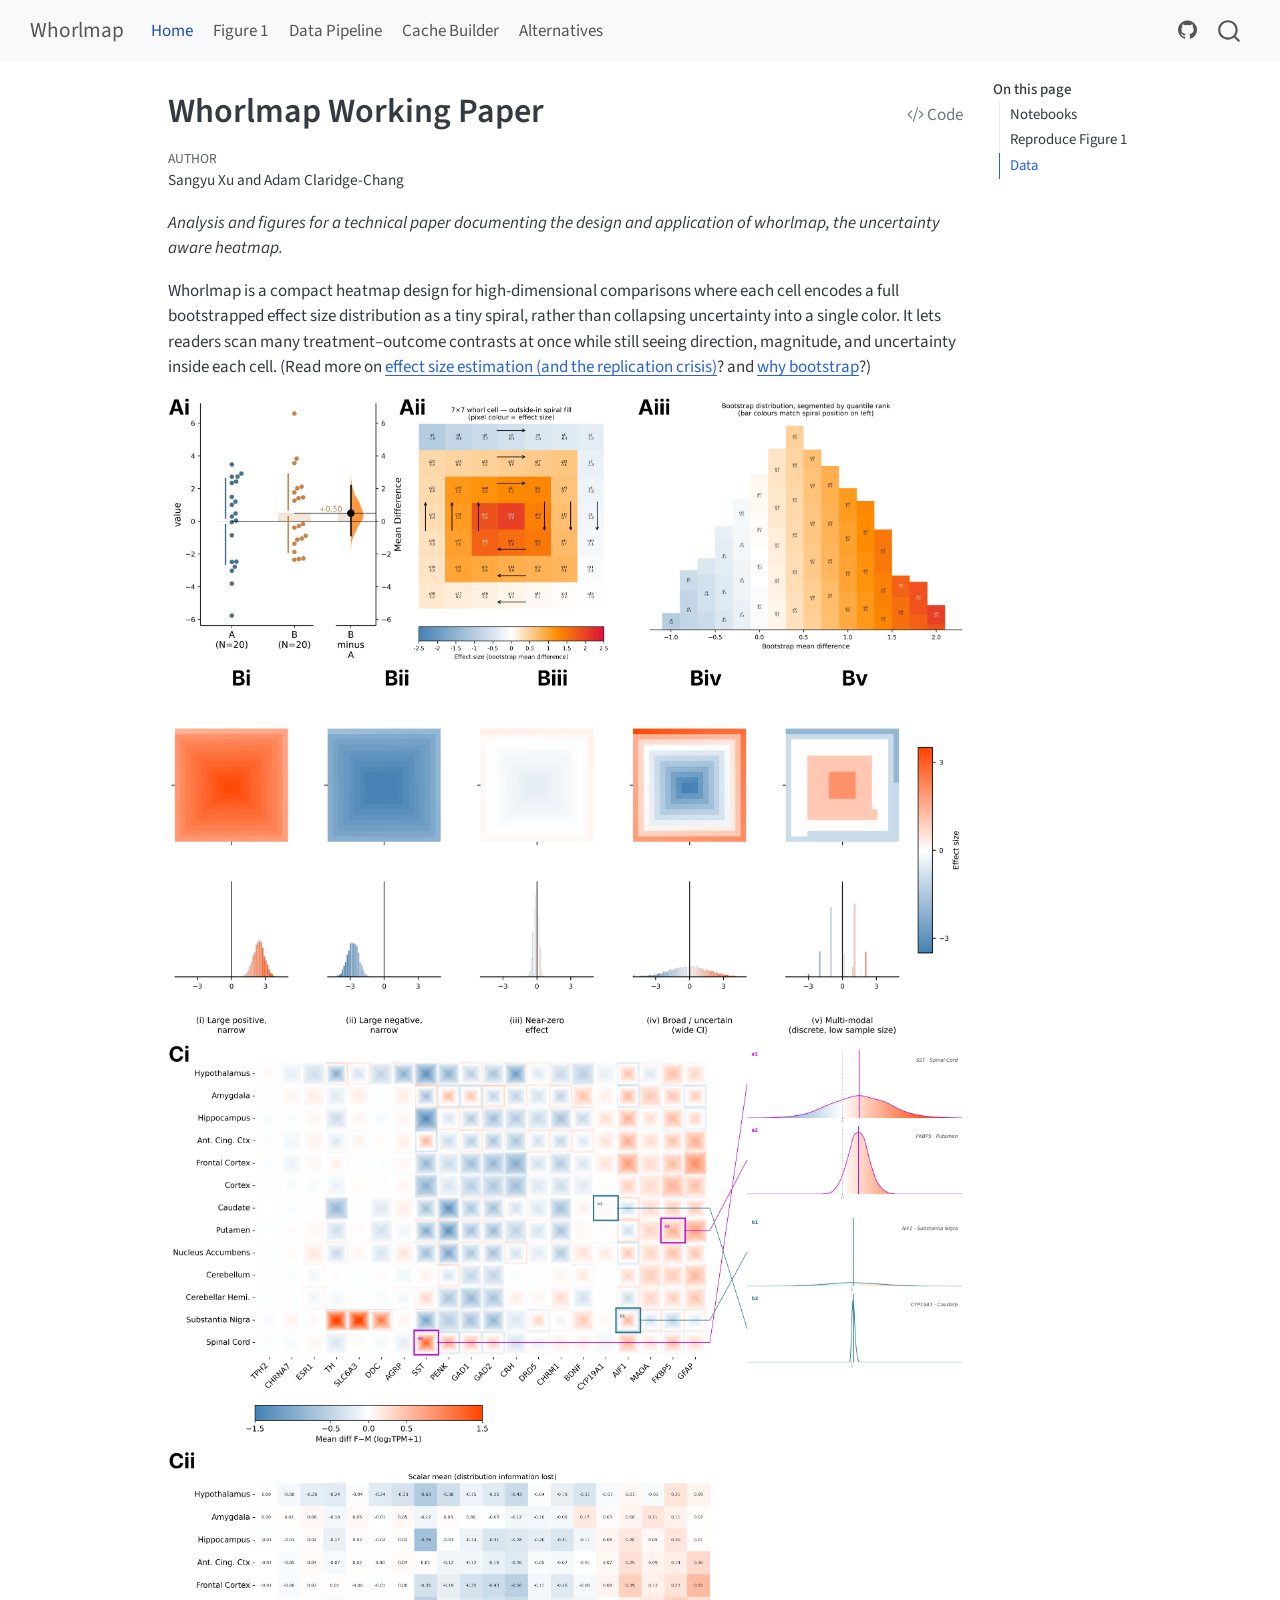
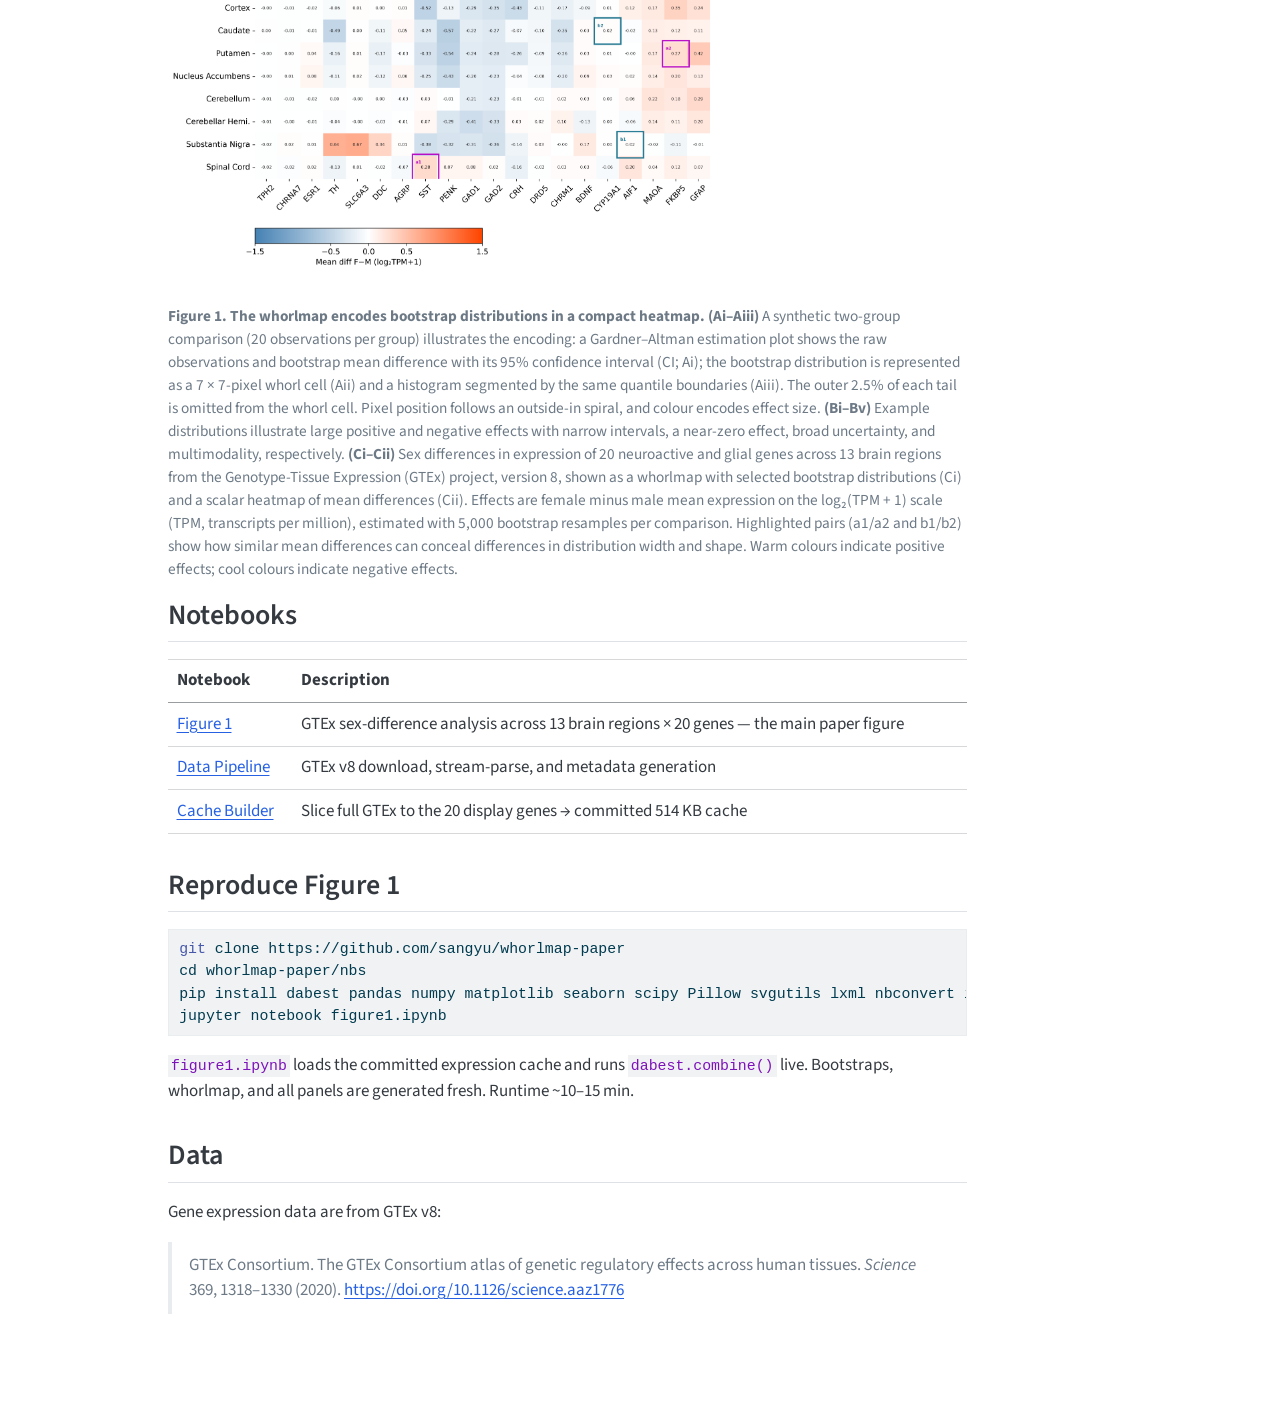
<file: index.html>
<!DOCTYPE html>
<html xmlns="http://www.w3.org/1999/xhtml" lang="en" xml:lang="en"><head>

<meta charset="utf-8">
<meta name="generator" content="quarto-1.11.9">

<meta name="viewport" content="width=device-width, initial-scale=1.0, user-scalable=yes">

<meta name="author" content="Sangyu Xu and Adam Claridge-Chang">

<title>Whorlmap Working Paper – Whorlmap</title>
<style>
/* Default styles provided by pandoc.
** See https://pandoc.org/MANUAL.html#variables-for-html for config info.
*/
span.smallcaps{font-variant: small-caps;}
div.columns{display: flex; gap: 1.5em;}
div.column{flex: auto;}
@media screen {
div.columns{gap: min(4vw, 1.5em);}
div.column{overflow-x: auto;}
}
div.hanging-indent{margin-left: 1.5em; text-indent: -1.5em;}
ul.task-list{list-style: none;}
ul.task-list li input[type="checkbox"] {
  width: 0.8em;
  margin: 0 0.8em 0.2em -1em; /* quarto-specific, see https://github.com/quarto-dev/quarto-cli/issues/4556 */ 
  vertical-align: middle;
}
/* CSS for syntax highlighting */
html { -webkit-text-size-adjust: 100%; }
pre > code.sourceCode { white-space: pre; position: relative; }
pre > code.sourceCode > span { display: inline-block; line-height: 1.25; }
pre > code.sourceCode > span:empty { height: 1.2em; }
.sourceCode { overflow: visible; }
code.sourceCode > span { color: inherit; text-decoration: inherit; }
div.sourceCode { margin: 1em 0; }
pre.sourceCode { margin: 0; }
@media screen {
div.sourceCode { overflow: auto; }
}
@media print {
pre > code.sourceCode { white-space: pre-wrap; }
pre > code.sourceCode > span { text-indent: -5em; padding-left: 5em; }
}
pre.numberSource code
  { counter-reset: source-line 0; }
pre.numberSource code > span
  { position: relative; left: -4em; counter-increment: source-line; }
pre.numberSource code > span > a:first-child::before
  { content: counter(source-line);
    position: relative; left: -1em; text-align: right; vertical-align: baseline;
    border: none; display: inline-block;
    -webkit-touch-callout: none; -webkit-user-select: none;
    -khtml-user-select: none; -moz-user-select: none;
    -ms-user-select: none; user-select: none;
    padding: 0 4px; width: 4em;
  }
pre.numberSource { margin-left: 3em;  padding-left: 4px; }
div.sourceCode
  {   }
@media screen {
pre > code.sourceCode > span > a:first-child::before { text-decoration: underline; }
}
</style>


<script src="site_libs/quarto-nav/quarto-nav.js"></script>
<script src="site_libs/quarto-nav/headroom.min.js"></script>
<script src="site_libs/clipboard/clipboard.min.js"></script>
<script src="site_libs/quarto-search/autocomplete.umd.js"></script>
<script src="site_libs/quarto-search/fuse.min.js"></script>
<script src="site_libs/quarto-search/quarto-search.js"></script>
<meta name="quarto:offset" content="./">
<script src="site_libs/quarto-html/quarto.js" type="module"></script>
<script src="site_libs/quarto-html/tabsets/tabsets.js" type="module"></script>
<script src="site_libs/quarto-html/scrollable-regions/scrollable-regions.js" type="module"></script>
<script src="site_libs/quarto-html/popper.min.js"></script>
<script src="site_libs/quarto-html/tippy.umd.min.js"></script>
<script src="site_libs/quarto-html/anchor.min.js"></script>
<link href="site_libs/quarto-html/tippy.css" rel="stylesheet">
<link href="site_libs/quarto-html/quarto-syntax-highlighting-63b5708e65d6cd79cd7618c58d0c21e7.css" rel="stylesheet" id="quarto-text-highlighting-styles">
<script src="site_libs/bootstrap/bootstrap.min.js"></script>
<link href="site_libs/bootstrap/bootstrap-icons.css" rel="stylesheet">
<link href="site_libs/bootstrap/bootstrap-8d3ad9c781c51ccd60b292c95058b2c2.min.css" rel="stylesheet" append-hash="true" id="quarto-bootstrap" data-mode="light">
<script src="site_libs/quarto-contrib/glightbox/glightbox.min.js"></script>
<link href="site_libs/quarto-contrib/glightbox/glightbox.min.css" rel="stylesheet">
<link href="site_libs/quarto-contrib/glightbox/lightbox.css" rel="stylesheet">
<script id="quarto-search-options" type="application/json">{
  "location": "navbar",
  "copy-button": false,
  "collapse-after": 3,
  "panel-placement": "end",
  "type": "overlay",
  "limit": 50,
  "keyboard-shortcut": [
    "f",
    "/",
    "s"
  ],
  "show-item-context": false,
  "language": {
    "search-no-results-text": "No results",
    "search-matching-documents-text": "matching documents",
    "search-copy-link-title": "Copy link to search",
    "search-hide-matches-text": "Hide additional matches",
    "search-more-match-text": "more match in this document",
    "search-more-matches-text": "more matches in this document",
    "search-clear-button-title": "Clear",
    "search-text-placeholder": "",
    "search-detached-cancel-button-title": "Cancel",
    "search-submit-button-title": "Submit",
    "search-label": "Search"
  }
}</script>


<link rel="stylesheet" href="custom.css">
</head>

<body class="nav-fixed quarto-light"><a id="quarto-skip-link" class="visually-hidden-focusable" href="#quarto-document-content">Skip to main content</a>

<div id="quarto-search-results"></div>
  <header id="quarto-header" class="headroom fixed-top">
    <nav class="navbar navbar-expand-lg " data-bs-theme="dark" aria-label="Site">
      <div class="navbar-container container-fluid">
      <div class="navbar-brand-container mx-auto">
    <a class="navbar-brand" href="./index.html">
    <span class="navbar-title">Whorlmap</span>
    </a>
  </div>
          <button class="navbar-toggler" type="button" data-bs-toggle="collapse" data-bs-target="#navbarCollapse" aria-controls="navbarCollapse" aria-expanded="false" aria-label="Toggle navigation" onclick="if (window.quartoToggleHeadroom) { window.quartoToggleHeadroom(); }">
  <span class="navbar-toggler-icon"></span>
</button>
          <div class="collapse navbar-collapse" id="navbarCollapse">
            <ul class="navbar-nav navbar-nav-scroll me-auto">
  <li class="nav-item">
    <a class="nav-link active" href="./index.html" aria-current="page"> 
<span class="menu-text">Home</span></a>
  </li>  
  <li class="nav-item">
    <a class="nav-link" href="./nbs/figure1.html"> 
<span class="menu-text">Figure 1</span></a>
  </li>  
  <li class="nav-item">
    <a class="nav-link" href="./nbs/helpers/survey.html"> 
<span class="menu-text">Data Pipeline</span></a>
  </li>  
  <li class="nav-item">
    <a class="nav-link" href="./nbs/helpers/make_cache.html"> 
<span class="menu-text">Cache Builder</span></a>
  </li>  
  <li class="nav-item">
    <a class="nav-link" href="./nbs/alternatives/spiral_variants.html"> 
<span class="menu-text">Alternatives</span></a>
  </li>  
</ul>
            <ul class="navbar-nav navbar-nav-scroll ms-auto">
  <li class="nav-item compact">
    <a class="nav-link" href="https://github.com/sangyu/whorlmap-paper"> <i class="bi bi-github" role="img" aria-label="GitHub">
</i> 
<span class="menu-text"></span></a>
  </li>  
</ul>
          </div> <!-- /navcollapse -->
            <div class="quarto-navbar-tools">
</div>
            <div id="quarto-search" class="" title="Search"></div>
      </div> <!-- /container-fluid -->
    </nav>
</header>
<!-- content -->
<div id="quarto-content" class="quarto-container page-columns page-rows-contents page-layout-article page-navbar">
<!-- sidebar -->
<!-- margin-sidebar -->
    <div id="quarto-margin-sidebar" class="sidebar margin-sidebar">
        <nav id="TOC" role="doc-toc" aria-labelledby="toc-title" class="toc-active">
    <h2 id="toc-title">On this page</h2>
   
  <ul>
  <li><a href="#notebooks" id="toc-notebooks" class="nav-link active" data-scroll-target="#notebooks">Notebooks</a></li>
  <li><a href="#reproduce-figure-1" id="toc-reproduce-figure-1" class="nav-link" data-scroll-target="#reproduce-figure-1">Reproduce Figure 1</a></li>
  <li><a href="#data" id="toc-data" class="nav-link" data-scroll-target="#data">Data</a></li>
  </ul>
</nav>
    </div>
<!-- main -->
<main class="content" id="quarto-document-content" tabindex="-1">

<header id="title-block-header" class="quarto-title-block default">
<div class="quarto-title">
<div class="quarto-title-block"><div><h1 class="title">Whorlmap Working Paper</h1><button type="button" class="btn code-tools-button" id="quarto-code-tools-source"><i class="bi"></i> Code</button></div></div>
</div>



<div class="quarto-title-meta">

    <div>
    <div class="quarto-title-meta-heading">Author</div>
    <div class="quarto-title-meta-contents">
             <p>Sangyu Xu and Adam Claridge-Chang </p>
          </div>
  </div>
    
  
    
  </div>
  


</header>


<p><em>Analysis and figures for a technical paper documenting the design and application of whorlmap, the uncertainty aware heatmap.</em></p>
<p>Whorlmap is a compact heatmap design for high-dimensional comparisons where each cell encodes a full bootstrapped effect size distribution as a tiny spiral, rather than collapsing uncertainty into a single color. It lets readers scan many treatment–outcome contrasts at once while still seeing direction, magnitude, and uncertainty inside each cell. (Read more on <a href="https://xusangyu.com/blog/01_dabest.html">effect size estimation (and the replication crisis)</a>? and <a href="https://acclab.github.io/DABEST-python/blog/posts/bootstraps/bootstraps.html">why bootstrap</a>?)</p>
<div class="quarto-figure quarto-figure-center">
<figure class="figure">
<div class="quarto-figure quarto-figure-center">
<figure class="figure">
<p><a href="nbs/images/figure1_assembly.png" class="lightbox" data-gallery="quarto-lightbox-gallery-1" title="Figure 1. The whorlmap encodes bootstrap distributions in a compact heatmap. (Ai–Aiii) A synthetic two-group comparison (20 observations per group) illustrates the encoding: a Gardner–Altman estimation plot shows the raw observations and bootstrap mean difference with its 95% confidence interval (CI; Ai); the bootstrap distribution is represented as a 7 × 7-pixel whorl cell (Aii) and a histogram segmented by the same quantile boundaries (Aiii). The outer 2.5% of each tail is omitted from the whorl cell. Pixel position follows an outside-in spiral, and colour encodes effect size. (Bi–Bv) Example distributions illustrate large positive and negative effects with narrow intervals, a near-zero effect, broad uncertainty, and multimodality, respectively. (Ci–Cii) Sex differences in expression of 20 neuroactive and glial genes across 13 brain regions from the Genotype-Tissue Expression (GTEx) project, version 8, shown as a whorlmap with selected bootstrap distributions (Ci) and a scalar heatmap of mean differences (Cii). Effects are female minus male mean expression on the log₂(TPM + 1) scale (TPM, transcripts per million), estimated with 5,000 bootstrap resamples per comparison. Highlighted pairs (a1/a2 and b1/b2) show how similar mean differences can conceal differences in distribution width and shape. Warm colours indicate positive effects; cool colours indicate negative effects."><img src="nbs/images/figure1_assembly.png" class="img-fluid quarto-figure quarto-figure-center figure-img" alt="Ai shows two groups of observations with an effect estimate. Aii and Aiii link a spiral pixel grid to a coloured histogram. Bi through Bv show five contrasting pixel patterns above their distributions. Ci has brain regions in rows and genes in columns, with four outlined cells linked to distributions at right. Cii replaces the pixel patterns with uniform colours and numerical means, obscuring differences in uncertainty." width="500"></a></p>
</figure>
</div>
<figcaption><strong>Figure 1. The whorlmap encodes bootstrap distributions in a compact heatmap.</strong> <strong>(Ai–Aiii)</strong> A synthetic two-group comparison (20 observations per group) illustrates the encoding: a Gardner–Altman estimation plot shows the raw observations and bootstrap mean difference with its 95% confidence interval (CI; Ai); the bootstrap distribution is represented as a 7 × 7-pixel whorl cell (Aii) and a histogram segmented by the same quantile boundaries (Aiii). The outer 2.5% of each tail is omitted from the whorl cell. Pixel position follows an outside-in spiral, and colour encodes effect size. <strong>(Bi–Bv)</strong> Example distributions illustrate large positive and negative effects with narrow intervals, a near-zero effect, broad uncertainty, and multimodality, respectively. <strong>(Ci–Cii)</strong> Sex differences in expression of 20 neuroactive and glial genes across 13 brain regions from the Genotype-Tissue Expression (GTEx) project, version 8, shown as a whorlmap with selected bootstrap distributions (Ci) and a scalar heatmap of mean differences (Cii). Effects are female minus male mean expression on the log₂(TPM + 1) scale (TPM, transcripts per million), estimated with 5,000 bootstrap resamples per comparison. Highlighted pairs (a1/a2 and b1/b2) show how similar mean differences can conceal differences in distribution width and shape. Warm colours indicate positive effects; cool colours indicate negative effects.</figcaption>
</figure>
</div>
<section id="notebooks" class="level2">
<h2 class="anchored" data-anchor-id="notebooks">Notebooks</h2>
<table class="caption-top table">
<thead>
<tr class="header">
<th>Notebook</th>
<th>Description</th>
</tr>
</thead>
<tbody>
<tr class="odd">
<td><a href="./nbs/figure1.html">Figure 1</a></td>
<td>GTEx sex-difference analysis across 13 brain regions × 20 genes — the main paper figure</td>
</tr>
<tr class="even">
<td><a href="./nbs/helpers/survey.html">Data Pipeline</a></td>
<td>GTEx v8 download, stream-parse, and metadata generation</td>
</tr>
<tr class="odd">
<td><a href="./nbs/helpers/make_cache.html">Cache Builder</a></td>
<td>Slice full GTEx to the 20 display genes → committed 514 KB cache</td>
</tr>
</tbody>
</table>
</section>
<section id="reproduce-figure-1" class="level2">
<h2 class="anchored" data-anchor-id="reproduce-figure-1">Reproduce Figure 1</h2>
<div class="code-copy-outer-scaffold"><div class="sourceCode" id="cb1"><pre class="sourceCode sh code-with-copy"><code class="sourceCode bash"><span id="cb1-1"><a href="#cb1-1" aria-hidden="true" tabindex="-1"></a><span class="fu">git</span> clone https://github.com/sangyu/whorlmap-paper</span>
<span id="cb1-2"><a href="#cb1-2" aria-hidden="true" tabindex="-1"></a><span class="bu">cd</span> whorlmap-paper/nbs</span>
<span id="cb1-3"><a href="#cb1-3" aria-hidden="true" tabindex="-1"></a><span class="ex">pip</span> install dabest pandas numpy matplotlib seaborn scipy Pillow svgutils lxml nbconvert ipykernel</span>
<span id="cb1-4"><a href="#cb1-4" aria-hidden="true" tabindex="-1"></a><span class="ex">jupyter</span> notebook figure1.ipynb</span></code></pre></div><button title="Copy to Clipboard" class="code-copy-button"><i class="bi"></i></button></div>
<p><code>figure1.ipynb</code> loads the committed expression cache and runs <code>dabest.combine()</code> live. Bootstraps, whorlmap, and all panels are generated fresh. Runtime ~10–15 min.</p>
</section>
<section id="data" class="level2">
<h2 class="anchored" data-anchor-id="data">Data</h2>
<p>Gene expression data are from GTEx v8:</p>
<blockquote class="blockquote">
<p>GTEx Consortium. The GTEx Consortium atlas of genetic regulatory effects across human tissues. <em>Science</em> 369, 1318–1330 (2020). <a href="https://doi.org/10.1126/science.aaz1776" class="uri">https://doi.org/10.1126/science.aaz1776</a></p>
</blockquote>


<!-- -->

</section>

</main> <!-- /main -->
<script>
document.addEventListener("DOMContentLoaded", () => {
  const lightbox = window.lightboxQuarto;
  if (!lightbox) return;

  // Let touch gestures scroll the figure instead of changing/closing slides.
  lightbox.settings.touchNavigation = false;
  lightbox.on("slide_before_load", ({ slideNode, slideConfig }) => {
    if (slideConfig.type !== "image") return;
    slideNode.classList.add("figure-width-view");
    slideNode.tabIndex = -1;
    slideConfig.zoomable = false;
    slideConfig.draggable = false;
  });

  const startAtTop = () => {
    const slide = lightbox.getActiveSlide();
    if (!slide?.classList.contains("figure-width-view")) return;
    slide.scrollTop = 0;
    // Allow arrow keys and Page Down to scroll; Escape still closes the viewer.
    slide.focus({ preventScroll: true });
  };
  lightbox.on("open", startAtTop);
  lightbox.on("slide_changed", startAtTop);
});
</script>
<script id="quarto-html-after-body" type="application/javascript">
  window.document.addEventListener("DOMContentLoaded", function (event) {
    const icon = "";
    const anchorJS = new window.AnchorJS();
    anchorJS.options = {
      placement: 'right',
      icon: icon
    };
    anchorJS.add('.anchored');
    const isCodeAnnotation = (el) => {
      for (const clz of el.classList) {
        if (clz.startsWith('code-annotation-')) {                     
          return true;
        }
      }
      return false;
    }
    const onCopySuccess = function(e) {
      // button target
      const button = e.trigger;
      // don't keep focus
      button.blur();
      // flash "checked"
      button.classList.add('code-copy-button-checked');
      var currentTitle = button.getAttribute("title");
      button.setAttribute("title", "Copied!");
      let tooltip;
      if (window.bootstrap) {
        button.setAttribute("data-bs-toggle", "tooltip");
        button.setAttribute("data-bs-placement", "left");
        button.setAttribute("data-bs-title", "Copied!");
        tooltip = new bootstrap.Tooltip(button, 
          { trigger: "manual", 
            customClass: "code-copy-button-tooltip",
            offset: [0, -8]});
        tooltip.show();    
      }
      setTimeout(function() {
        if (tooltip) {
          tooltip.hide();
          button.removeAttribute("data-bs-title");
          button.removeAttribute("data-bs-toggle");
          button.removeAttribute("data-bs-placement");
        }
        button.setAttribute("title", currentTitle);
        button.classList.remove('code-copy-button-checked');
      }, 1000);
      // clear code selection
      e.clearSelection();
    }
    const getTextToCopy = function(trigger) {
      const outerScaffold = trigger.parentElement.cloneNode(true);
      const codeEl = outerScaffold.querySelector('code');
      for (const childEl of codeEl.children) {
        if (isCodeAnnotation(childEl)) {
          childEl.remove();
        }
      }
      return codeEl.innerText;
    }
    const clipboard = new window.ClipboardJS('.code-copy-button:not([data-in-quarto-modal])', {
      text: getTextToCopy
    });
    clipboard.on('success', onCopySuccess);
    if (window.document.getElementById('quarto-embedded-source-code-modal')) {
      const clipboardModal = new window.ClipboardJS('.code-copy-button[data-in-quarto-modal]', {
        text: getTextToCopy,
        container: window.document.getElementById('quarto-embedded-source-code-modal')
      });
      clipboardModal.on('success', onCopySuccess);
    }
    const viewSource = window.document.getElementById('quarto-view-source') ||
                       window.document.getElementById('quarto-code-tools-source');
    if (viewSource) {
      const sourceUrl = viewSource.getAttribute("data-quarto-source-url");
      viewSource.addEventListener("click", function(e) {
        if (sourceUrl) {
          // rstudio viewer pane
          if (/\bcapabilities=\b/.test(window.location)) {
            window.open(sourceUrl);
          } else {
            window.location.href = sourceUrl;
          }
        } else {
          const modal = new bootstrap.Modal(document.getElementById('quarto-embedded-source-code-modal'));
          modal.show();
        }
        return false;
      });
    }
    function toggleCodeHandler(show) {
      return function(e) {
        const cellDetails = window.document.querySelectorAll(".cell details.code-fold");
        for (let i=0; i<cellDetails.length; i++) {
          const details = cellDetails[i];
          if (show) {
            details.open = true;
          } else {
            details.removeAttribute("open");
          }
        }
        const cellCodeDivs = window.document.querySelectorAll(".cell div.sourceCode.cell-code");
        const fromCls = show ? "hidden" : "unhidden";
        const toCls = show ? "unhidden" : "hidden";
        for (let i=0; i<cellCodeDivs.length; i++) {
          const codeDiv = cellCodeDivs[i];
          if (codeDiv.classList.contains(fromCls)) {
            codeDiv.classList.remove(fromCls);
            codeDiv.classList.add(toCls);
          } 
        }
        return false;
      }
    }
    const hideAllCode = window.document.getElementById("quarto-hide-all-code");
    if (hideAllCode) {
      hideAllCode.addEventListener("click", toggleCodeHandler(false));
    }
    const showAllCode = window.document.getElementById("quarto-show-all-code");
    if (showAllCode) {
      showAllCode.addEventListener("click", toggleCodeHandler(true));
    }
      var localhostRegex = new RegExp(/^(?:http|https):\/\/localhost\:?[0-9]*\//);
      var mailtoRegex = new RegExp(/^mailto:/);
        var filterRegex = new RegExp("https:\/\/sangyu\.github\.io\/whorlmap-paper");
      var isInternal = (href) => {
          return filterRegex.test(href) || localhostRegex.test(href) || mailtoRegex.test(href);
      }
      // Inspect non-navigation links and adorn them if external
      window.quartoDecorateExternalLinks = function (root) {
     var links = (root || window.document).querySelectorAll('a[href]:not(.nav-link):not(.navbar-brand):not(.toc-action):not(.sidebar-link):not(.sidebar-item-toggle):not(.pagination-link):not(.no-external):not([aria-hidden]):not(.dropdown-item):not(.quarto-navigation-tool):not(.about-link)');
      for (var i=0; i<links.length; i++) {
        const link = links[i];
        if (!isInternal(link.href)) {
          // undo the damage that might have been done by quarto-nav.js in the case of
          // links that we want to consider external
          if (link.dataset.originalHref !== undefined) {
            link.href = link.dataset.originalHref;
          }
          if (!link.classList.contains('no-external-icon')) {
          }
        }
      }
      };
      window.quartoDecorateExternalLinks(window.document);
    // Esc closes the popup (WCAG 1.4.13) and focus leaving both trigger and
    // popup closes it (WCAG 2.4.11); tippy handles neither for interactive popups.
    const hideOnEscAndFocusOut = {
      name: 'hideOnEscAndFocusOut',
      defaultValue: true,
      fn(instance) {
        const dismiss = () => {
          // A show scheduled by the trigger delay would otherwise reopen it
          instance.clearDelayTimeouts();
          instance.hide();
        };
        const onKeyDown = (event) => {
          if (event.key !== 'Escape') {
            return;
          }
          // Keep Esc from also reaching page handlers (e.g. reveal.js overview),
          // except an open reveal.js slide menu, which Esc should close too.
          // The menu handles keys only when its keyboard option is on.
          const menuHandlesEsc = window.Reveal?.getPlugin?.('menu')?.isOpen() &&
            window.Reveal.getConfig().menu?.keyboard !== false;
          if (!menuHandlesEsc) {
            event.stopPropagation();
          }
          if (instance.popper.contains(window.document.activeElement)) {
            // Disabled while refocusing so the focus trigger does not reopen it
            instance.disable();
            instance.reference.focus();
            instance.enable();
          }
          dismiss();
        };
        const onFocusOut = (event) => {
          const target = event.relatedTarget;
          if (target && !instance.reference.contains(target) &&
              !instance.popper.contains(target)) {
            dismiss();
          }
        };
        // On the trigger too: a click trigger (code-annotations: select) has no
        // blur handling. Attached for the instance's lifetime so leaving the
        // trigger also cancels a show still pending on the trigger delay.
        instance.reference.addEventListener('focusout', onFocusOut);
        return {
          onShow() {
            window.document.addEventListener('keydown', onKeyDown, true);
            instance.popper.addEventListener('focusout', onFocusOut);
          },
          onHide() {
            window.document.removeEventListener('keydown', onKeyDown, true);
            instance.popper.removeEventListener('focusout', onFocusOut);
          },
          onDestroy() {
            instance.reference.removeEventListener('focusout', onFocusOut);
          },
        };
      },
    };
    function tippyHover(el, contentFn, onTriggerFn, onUntriggerFn) {
      const config = {
        allowHTML: true,
        maxWidth: 500,
        delay: 100,
        arrow: false,
        appendTo: function(el) {
            return el.parentElement;
        },
        interactive: true,
        interactiveBorder: 10,
        theme: 'quarto',
        placement: 'bottom-start',
        plugins: [hideOnEscAndFocusOut],
      };
      if (contentFn) {
        config.content = contentFn;
      }
      if (onTriggerFn) {
        config.onTrigger = onTriggerFn;
      }
      if (onUntriggerFn) {
        config.onUntrigger = onUntriggerFn;
      }
      window.tippy(el, config); 
    }
    const noterefs = window.document.querySelectorAll('a[role="doc-noteref"]');
    for (var i=0; i<noterefs.length; i++) {
      const ref = noterefs[i];
      tippyHover(ref, function() {
        // use id or data attribute instead here
        let href = ref.getAttribute('data-footnote-href') || ref.getAttribute('href');
        try { href = new URL(href).hash; } catch {}
        const id = href.replace(/^#\/?/, "");
        const note = window.document.getElementById(id);
        if (note) {
          return note.innerHTML;
        } else {
          return "";
        }
      });
    }
    const xrefs = window.document.querySelectorAll('a.quarto-xref');
    const processXRef = (id, note) => {
      // Strip column container classes
      const stripColumnClz = (el) => {
        el.classList.remove("page-full", "page-columns");
        if (el.children) {
          for (const child of el.children) {
            stripColumnClz(child);
          }
        }
      }
      stripColumnClz(note)
      if (id === null || id.startsWith('sec-')) {
        // Special case sections, only their first couple elements
        const container = document.createElement("div");
        if (note.children && note.children.length > 2) {
          container.appendChild(note.children[0].cloneNode(true));
          for (let i = 1; i < note.children.length; i++) {
            const child = note.children[i];
            if (child.tagName === "P" && child.innerText === "") {
              continue;
            } else {
              container.appendChild(child.cloneNode(true));
              break;
            }
          }
          if (window.Quarto?.typesetMath) {
            window.Quarto.typesetMath(container);
          }
          return container.innerHTML
        } else {
          if (window.Quarto?.typesetMath) {
            window.Quarto.typesetMath(note);
          }
          return note.innerHTML;
        }
      } else {
        // Remove any anchor links if they are present
        const anchorLink = note.querySelector('a.anchorjs-link');
        if (anchorLink) {
          anchorLink.remove();
        }
        if (window.Quarto?.typesetMath) {
          window.Quarto.typesetMath(note);
        }
        if (note.classList.contains("callout")) {
          return note.outerHTML;
        } else {
          return note.innerHTML;
        }
      }
    }
    for (var i=0; i<xrefs.length; i++) {
      const xref = xrefs[i];
      tippyHover(xref, undefined, function(instance) {
        instance.disable();
        let url = xref.getAttribute('href');
        let hash = undefined; 
        if (url.startsWith('#')) {
          hash = url;
        } else {
          try { hash = new URL(url).hash; } catch {}
        }
        if (hash) {
          const id = hash.replace(/^#\/?/, "");
          const note = window.document.getElementById(id);
          if (note !== null) {
            try {
              const html = processXRef(id, note.cloneNode(true));
              instance.setContent(html);
            } finally {
              instance.enable();
              instance.show();
            }
          } else {
            // See if we can fetch this
            fetch(url.split('#')[0])
            .then(res => res.text())
            .then(html => {
              const parser = new DOMParser();
              const htmlDoc = parser.parseFromString(html, "text/html");
              const note = htmlDoc.getElementById(id);
              if (note !== null) {
                const html = processXRef(id, note);
                instance.setContent(html);
              } 
            }).finally(() => {
              instance.enable();
              instance.show();
            });
          }
        } else {
          // See if we can fetch a full url (with no hash to target)
          // This is a special case and we should probably do some content thinning / targeting
          fetch(url)
          .then(res => res.text())
          .then(html => {
            const parser = new DOMParser();
            const htmlDoc = parser.parseFromString(html, "text/html");
            const note = htmlDoc.querySelector('main.content');
            if (note !== null) {
              // This should only happen for chapter cross references
              // (since there is no id in the URL)
              // remove the first header
              if (note.children.length > 0 && note.children[0].tagName === "HEADER") {
                note.children[0].remove();
              }
              const html = processXRef(null, note);
              instance.setContent(html);
            } 
          }).finally(() => {
            instance.enable();
            instance.show();
          });
        }
      }, function(instance) {
      });
    }
        let selectedAnnoteEl;
        const selectorForAnnotation = ( cell, annotation) => {
          let cellAttr = 'data-code-cell="' + cell + '"';
          let lineAttr = 'data-code-annotation="' +  annotation + '"';
          const selector = 'span[' + cellAttr + '][' + lineAttr + ']';
          return selector;
        }
        const selectCodeLines = (annoteEl) => {
          const doc = window.document;
          const targetCell = annoteEl.getAttribute("data-target-cell");
          const targetAnnotation = annoteEl.getAttribute("data-target-annotation");
          const annoteSpan = window.document.querySelector(selectorForAnnotation(targetCell, targetAnnotation));
          const lines = annoteSpan.getAttribute("data-code-lines").split(",");
          const lineIds = lines.map((line) => {
            return targetCell + "-" + line;
          })
          // Each band is positioned against its own containing block, which is
          // not the offsetParent of the lines, so place it from client rects.
          const placeBand = (band, firstEl, lastEl, codeBlock) => {
            const container = band.offsetParent;
            if (container === null) {
              return;
            }
            const containerRect = container.getBoundingClientRect();
            // Reveal.js scales slides with a transform, so convert client
            // pixels back to the CSS pixels of the container.
            const scale = containerRect.height / container.offsetHeight || 1;
            const firstRect = firstEl.getBoundingClientRect();
            const lastRect = lastEl.getBoundingClientRect();
            const top = (firstRect.top - containerRect.top) / scale - container.clientTop + container.scrollTop;
            const height = (lastRect.bottom - firstRect.top) / scale;
            band.style.top = top - 2 + "px";
            band.style.height = height + 4 + "px";
            if (codeBlock) {
              // Without the copy button wrapper, the containing block is wider
              // than the code block, so span the code block explicitly.
              const blockRect = codeBlock.getBoundingClientRect();
              band.style.left = (blockRect.left - containerRect.left) / scale - container.clientLeft + container.scrollLeft + "px";
              band.style.width = blockRect.width / scale + "px";
            }
          };
          if (lineIds.length > 0) {
            const el = window.document.getElementById(lineIds[0]);
            const lastEl = window.document.getElementById(lineIds[lineIds.length - 1]);
            const parent = el.parentElement.parentElement;
            // cook up a div (if necessary) and position it
            let div = window.document.getElementById("code-annotation-line-highlight");
            if (div === null) {
              div = window.document.createElement("div");
              div.setAttribute("id", "code-annotation-line-highlight");
              div.style.position = 'absolute';
              parent.appendChild(div);
            }
            placeBand(div, el, lastEl, parent.closest("div.sourceCode") || parent);
            let gutterDiv = window.document.getElementById("code-annotation-line-highlight-gutter");
            if (gutterDiv === null) {
              gutterDiv = window.document.createElement("div");
              gutterDiv.setAttribute("id", "code-annotation-line-highlight-gutter");
              gutterDiv.style.position = 'absolute';
              const codeCell = window.document.getElementById(targetCell);
              const gutter = codeCell.querySelector('.code-annotation-gutter');
              gutter.appendChild(gutterDiv);
            }
            placeBand(gutterDiv, el, lastEl);
            selectedAnnoteEl = annoteEl;
          }
        };
        const unselectCodeLines = () => {
          const elementsIds = ["code-annotation-line-highlight", "code-annotation-line-highlight-gutter"];
          elementsIds.forEach((elId) => {
            const div = window.document.getElementById(elId);
            if (div) {
              div.remove();
            }
          });
          selectedAnnoteEl = undefined;
        };
          // Handle positioning of the toggle
      window.addEventListener(
        "resize",
        throttle(() => {
          elRect = undefined;
          if (selectedAnnoteEl) {
            selectCodeLines(selectedAnnoteEl);
          }
        }, 10)
      );
      function throttle(fn, ms) {
      let throttle = false;
      let timer;
        return (...args) => {
          if(!throttle) { // first call gets through
              fn.apply(this, args);
              throttle = true;
          } else { // all the others get throttled
              if(timer) clearTimeout(timer); // cancel #2
              timer = setTimeout(() => {
                fn.apply(this, args);
                timer = throttle = false;
              }, ms);
          }
        };
      }
        // Attach click handler to the DT
        const annoteDls = window.document.querySelectorAll('dt[data-target-cell]');
        for (const annoteDlNode of annoteDls) {
          annoteDlNode.addEventListener('click', (event) => {
            const clickedEl = event.target;
            if (clickedEl !== selectedAnnoteEl) {
              unselectCodeLines();
              const activeEl = window.document.querySelector('dt[data-target-cell].code-annotation-active');
              if (activeEl) {
                activeEl.classList.remove('code-annotation-active');
              }
              selectCodeLines(clickedEl);
              clickedEl.classList.add('code-annotation-active');
            } else {
              // Unselect the line
              unselectCodeLines();
              clickedEl.classList.remove('code-annotation-active');
            }
          });
        }
    const findCites = (el) => {
      const parentEl = el.parentElement;
      if (parentEl) {
        const cites = parentEl.dataset.cites;
        if (cites) {
          return {
            el,
            cites: cites.split(' ')
          };
        } else {
          return findCites(el.parentElement)
        }
      } else {
        return undefined;
      }
    };
    var bibliorefs = window.document.querySelectorAll('a[role="doc-biblioref"]');
    for (var i=0; i<bibliorefs.length; i++) {
      const ref = bibliorefs[i];
      const citeInfo = findCites(ref);
      if (citeInfo) {
        tippyHover(citeInfo.el, function() {
          var popup = window.document.createElement('div');
          citeInfo.cites.forEach(function(cite) {
            var citeDiv = window.document.createElement('div');
            citeDiv.classList.add('hanging-indent');
            citeDiv.classList.add('csl-entry');
            var biblioDiv = window.document.getElementById('ref-' + cite);
            if (biblioDiv) {
              citeDiv.innerHTML = biblioDiv.innerHTML;
            }
            popup.appendChild(citeDiv);
          });
          return popup.innerHTML;
        });
      }
    }
  });
  </script>
  <script type="application/javascript">
  window.quartoScrollableRegionsLabels = {"code":"Scrollable code","output":"Scrollable output"};
  </script><div class="modal fade" id="quarto-embedded-source-code-modal" tabindex="-1" aria-labelledby="quarto-embedded-source-code-modal-label" aria-hidden="true"><div class="modal-dialog modal-dialog-scrollable"><div class="modal-content"><div class="modal-header"><h5 class="modal-title" id="quarto-embedded-source-code-modal-label">Source Code</h5><button class="btn-close" data-bs-dismiss="modal"></button></div><div class="modal-body"><div class="">
<div class="code-copy-outer-scaffold"><div class="sourceCode" id="cb2" data-shortcodes="false"><pre class="sourceCode markdown code-with-copy"><code class="sourceCode markdown"><span id="cb2-1"><a href="#cb2-1" aria-hidden="true" tabindex="-1"></a><span class="co">---</span></span>
<span id="cb2-2"><a href="#cb2-2" aria-hidden="true" tabindex="-1"></a><span class="an">title:</span><span class="co"> "Whorlmap Working Paper"</span></span>
<span id="cb2-3"><a href="#cb2-3" aria-hidden="true" tabindex="-1"></a><span class="an">author:</span><span class="co"> "Sangyu Xu and Adam Claridge-Chang"</span></span>
<span id="cb2-4"><a href="#cb2-4" aria-hidden="true" tabindex="-1"></a><span class="co">---</span></span>
<span id="cb2-5"><a href="#cb2-5" aria-hidden="true" tabindex="-1"></a></span>
<span id="cb2-6"><a href="#cb2-6" aria-hidden="true" tabindex="-1"></a>*Analysis and figures for a technical paper documenting the design and application of whorlmap, the uncertainty aware heatmap.*</span>
<span id="cb2-7"><a href="#cb2-7" aria-hidden="true" tabindex="-1"></a></span>
<span id="cb2-8"><a href="#cb2-8" aria-hidden="true" tabindex="-1"></a>Whorlmap is a compact heatmap design for high-dimensional comparisons where each cell encodes a full bootstrapped effect size distribution as a tiny spiral, rather than collapsing uncertainty into a single color. It lets readers scan many treatment–outcome contrasts at once while still seeing direction, magnitude, and uncertainty inside each cell. (Read more on <span class="co">[</span><span class="ot">effect size estimation (and the replication crisis)</span><span class="co">](https://xusangyu.com/blog/01_dabest.html)</span>? and <span class="co">[</span><span class="ot">why bootstrap</span><span class="co">](https://acclab.github.io/DABEST-python/blog/posts/bootstraps/bootstraps.html)</span>?) </span>
<span id="cb2-9"><a href="#cb2-9" aria-hidden="true" tabindex="-1"></a></span>
<span id="cb2-10"><a href="#cb2-10" aria-hidden="true" tabindex="-1"></a><span class="al">![**Figure 1. The whorlmap encodes bootstrap distributions in a compact heatmap.** **(Ai–Aiii)** A synthetic two-group comparison (20 observations per group) illustrates the encoding: a Gardner–Altman estimation plot shows the raw observations and bootstrap mean difference with its 95% confidence interval (CI; Ai); the bootstrap distribution is represented as a 7 × 7-pixel whorl cell (Aii) and a histogram segmented by the same quantile boundaries (Aiii). The outer 2.5% of each tail is omitted from the whorl cell. Pixel position follows an outside-in spiral, and colour encodes effect size. **(Bi–Bv)** Example distributions illustrate large positive and negative effects with narrow intervals, a near-zero effect, broad uncertainty, and multimodality, respectively. **(Ci–Cii)** Sex differences in expression of 20 neuroactive and glial genes across 13 brain regions from the Genotype-Tissue Expression (GTEx) project, version 8, shown as a whorlmap with selected bootstrap distributions (Ci) and a scalar heatmap of mean differences (Cii). Effects are female minus male mean expression on the log₂(TPM + 1) scale (TPM, transcripts per million), estimated with 5,000 bootstrap resamples per comparison. Highlighted pairs (a1/a2 and b1/b2) show how similar mean differences can conceal differences in distribution width and shape. Warm colours indicate positive effects; cool colours indicate negative effects.](nbs/images/figure1_assembly.png)</span>{width=500px fig-align="center" fig-alt="Ai shows two groups of observations with an effect estimate. Aii and Aiii link a spiral pixel grid to a coloured histogram. Bi through Bv show five contrasting pixel patterns above their distributions. Ci has brain regions in rows and genes in columns, with four outlined cells linked to distributions at right. Cii replaces the pixel patterns with uniform colours and numerical means, obscuring differences in uncertainty."}</span>
<span id="cb2-11"><a href="#cb2-11" aria-hidden="true" tabindex="-1"></a></span>
<span id="cb2-12"><a href="#cb2-12" aria-hidden="true" tabindex="-1"></a><span class="fu">## Notebooks</span></span>
<span id="cb2-13"><a href="#cb2-13" aria-hidden="true" tabindex="-1"></a></span>
<span id="cb2-14"><a href="#cb2-14" aria-hidden="true" tabindex="-1"></a><span class="pp">|</span> Notebook <span class="pp">|</span> Description <span class="pp">|</span></span>
<span id="cb2-15"><a href="#cb2-15" aria-hidden="true" tabindex="-1"></a><span class="pp">|---|---|</span></span>
<span id="cb2-16"><a href="#cb2-16" aria-hidden="true" tabindex="-1"></a><span class="pp">|</span> <span class="co">[</span><span class="ot">Figure 1</span><span class="co">](nbs/figure1.ipynb)</span> <span class="pp">|</span> GTEx sex-difference analysis across 13 brain regions × 20 genes — the main paper figure <span class="pp">|</span></span>
<span id="cb2-17"><a href="#cb2-17" aria-hidden="true" tabindex="-1"></a><span class="pp">|</span> <span class="co">[</span><span class="ot">Data Pipeline</span><span class="co">](nbs/helpers/survey.ipynb)</span> <span class="pp">|</span> GTEx v8 download, stream-parse, and metadata generation <span class="pp">|</span></span>
<span id="cb2-18"><a href="#cb2-18" aria-hidden="true" tabindex="-1"></a><span class="pp">|</span> <span class="co">[</span><span class="ot">Cache Builder</span><span class="co">](nbs/helpers/make_cache.ipynb)</span> <span class="pp">|</span> Slice full GTEx to the 20 display genes → committed 514 KB cache <span class="pp">|</span></span>
<span id="cb2-19"><a href="#cb2-19" aria-hidden="true" tabindex="-1"></a></span>
<span id="cb2-20"><a href="#cb2-20" aria-hidden="true" tabindex="-1"></a><span class="fu">## Reproduce Figure 1</span></span>
<span id="cb2-21"><a href="#cb2-21" aria-hidden="true" tabindex="-1"></a></span>
<span id="cb2-22"><a href="#cb2-22" aria-hidden="true" tabindex="-1"></a><span class="in">```sh</span></span>
<span id="cb2-23"><a href="#cb2-23" aria-hidden="true" tabindex="-1"></a><span class="fu">git</span> clone https://github.com/sangyu/whorlmap-paper</span>
<span id="cb2-24"><a href="#cb2-24" aria-hidden="true" tabindex="-1"></a><span class="bu">cd</span> whorlmap-paper/nbs</span>
<span id="cb2-25"><a href="#cb2-25" aria-hidden="true" tabindex="-1"></a><span class="ex">pip</span> install dabest pandas numpy matplotlib seaborn scipy Pillow svgutils lxml nbconvert ipykernel</span>
<span id="cb2-26"><a href="#cb2-26" aria-hidden="true" tabindex="-1"></a><span class="ex">jupyter</span> notebook figure1.ipynb</span>
<span id="cb2-27"><a href="#cb2-27" aria-hidden="true" tabindex="-1"></a><span class="in">```</span></span>
<span id="cb2-28"><a href="#cb2-28" aria-hidden="true" tabindex="-1"></a></span>
<span id="cb2-29"><a href="#cb2-29" aria-hidden="true" tabindex="-1"></a><span class="in">`figure1.ipynb`</span> loads the committed expression cache and runs <span class="in">`dabest.combine()`</span> live.</span>
<span id="cb2-30"><a href="#cb2-30" aria-hidden="true" tabindex="-1"></a>Bootstraps, whorlmap, and all panels are generated fresh. Runtime ~10–15 min.</span>
<span id="cb2-31"><a href="#cb2-31" aria-hidden="true" tabindex="-1"></a></span>
<span id="cb2-32"><a href="#cb2-32" aria-hidden="true" tabindex="-1"></a><span class="fu">## Data</span></span>
<span id="cb2-33"><a href="#cb2-33" aria-hidden="true" tabindex="-1"></a></span>
<span id="cb2-34"><a href="#cb2-34" aria-hidden="true" tabindex="-1"></a>Gene expression data are from GTEx v8:</span>
<span id="cb2-35"><a href="#cb2-35" aria-hidden="true" tabindex="-1"></a></span>
<span id="cb2-36"><a href="#cb2-36" aria-hidden="true" tabindex="-1"></a><span class="at">&gt; GTEx Consortium. The GTEx Consortium atlas of genetic regulatory effects across human tissues. *Science* 369, 1318–1330 (2020). </span><span class="ot">&lt;https://doi.org/10.1126/science.aaz1776&gt;</span></span></code></pre></div><button title="Copy to Clipboard" class="code-copy-button" data-in-quarto-modal=""><i class="bi"></i></button></div>
</div></div></div></div></div>
</div> <!-- /content -->
<script>var lightboxQuarto = GLightbox({"closeEffect":"zoom","descPosition":"bottom","loop":false,"openEffect":"zoom","selector":".lightbox"});
(function() {
  let previousOnload = window.onload;
  window.onload = () => {
    if (previousOnload) {
      previousOnload();
    }
    lightboxQuarto.on('slide_before_load', (data) => {
      const { slideIndex, slideNode, slideConfig, player, trigger } = data;
      const href = trigger.getAttribute('href');
      if (href !== null) {
        const imgEl = window.document.querySelector(`a[href="${href}"] img`);
        if (imgEl !== null) {
          const srcAttr = imgEl.getAttribute("src");
          if (srcAttr && srcAttr.startsWith("data:")) {
            slideConfig.href = srcAttr;
          }
        }
      } 
    });
  
    lightboxQuarto.on('slide_after_load', (data) => {
      const { slideIndex, slideNode, slideConfig, player, trigger } = data;
      if (window.Quarto?.typesetMath) {
        window.Quarto.typesetMath(slideNode);
      }
    });
  
  };
  
})();
          </script>




</body></html>
</file>
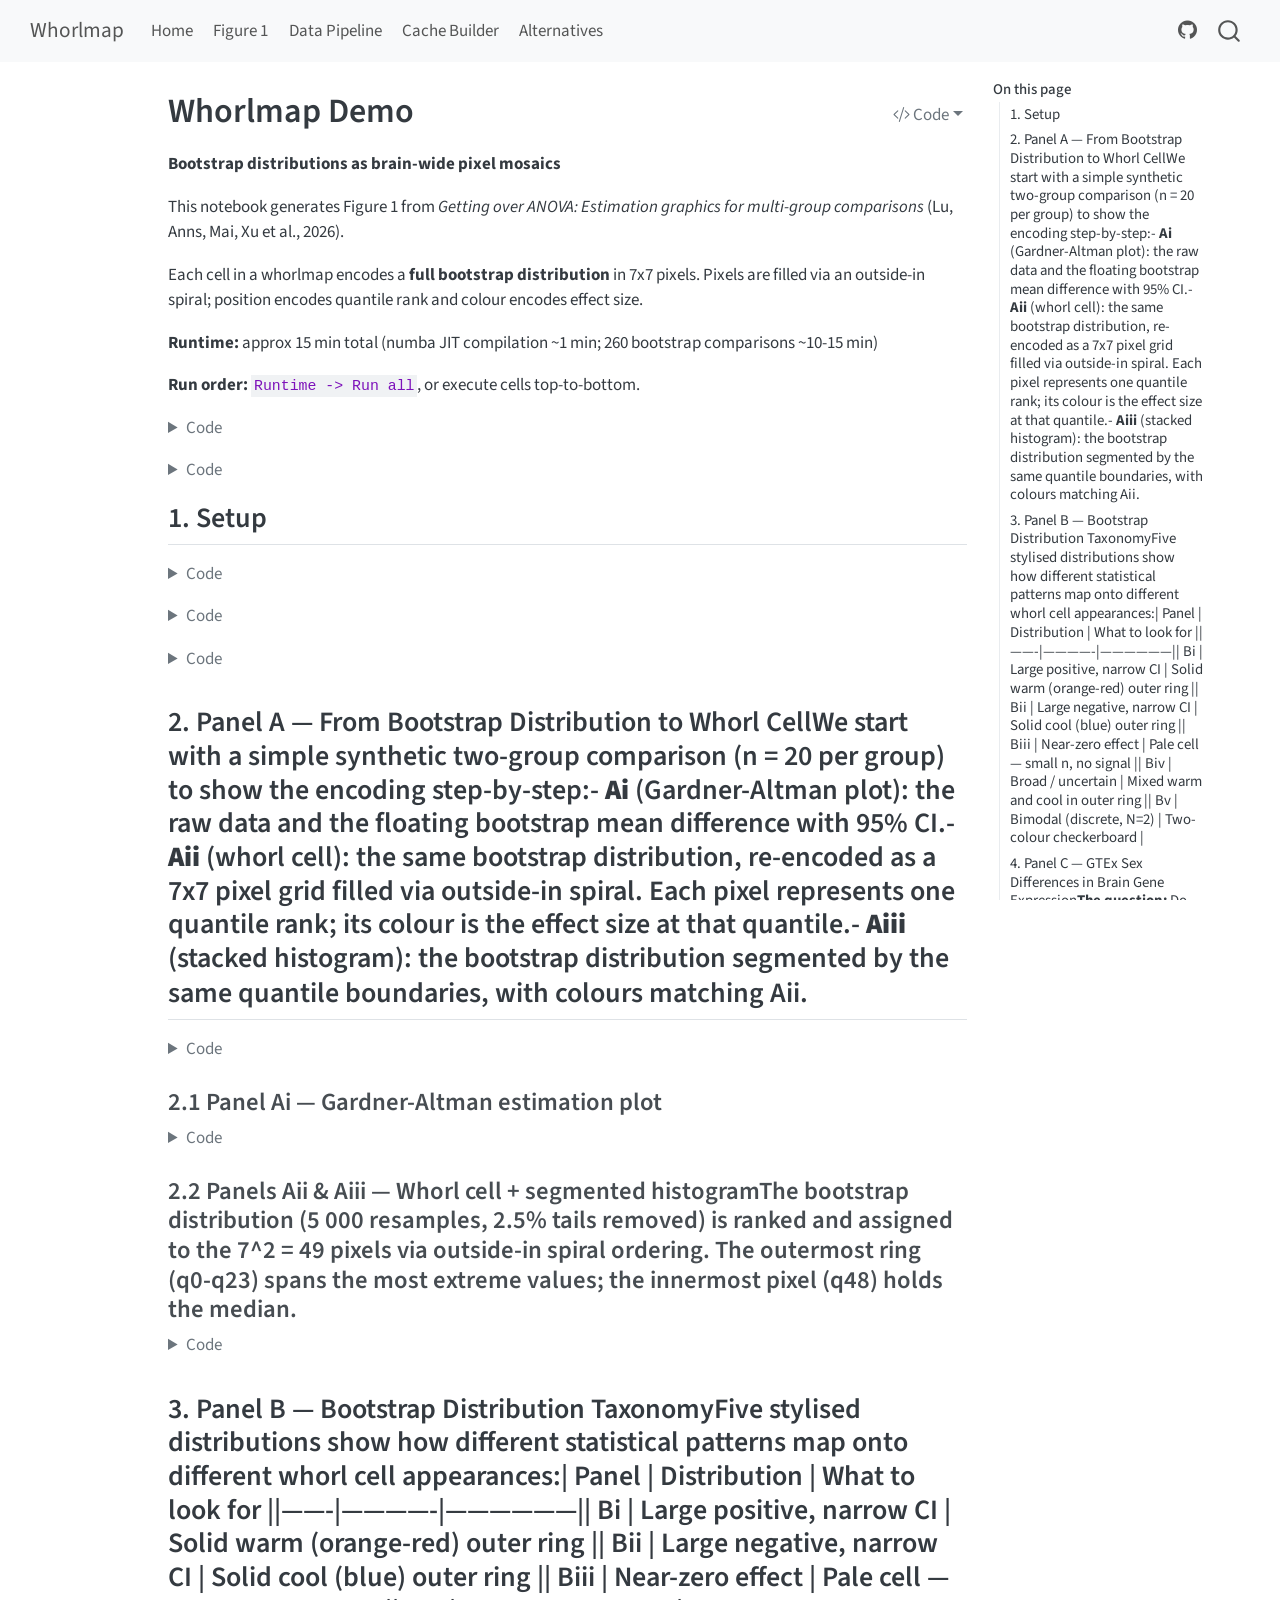
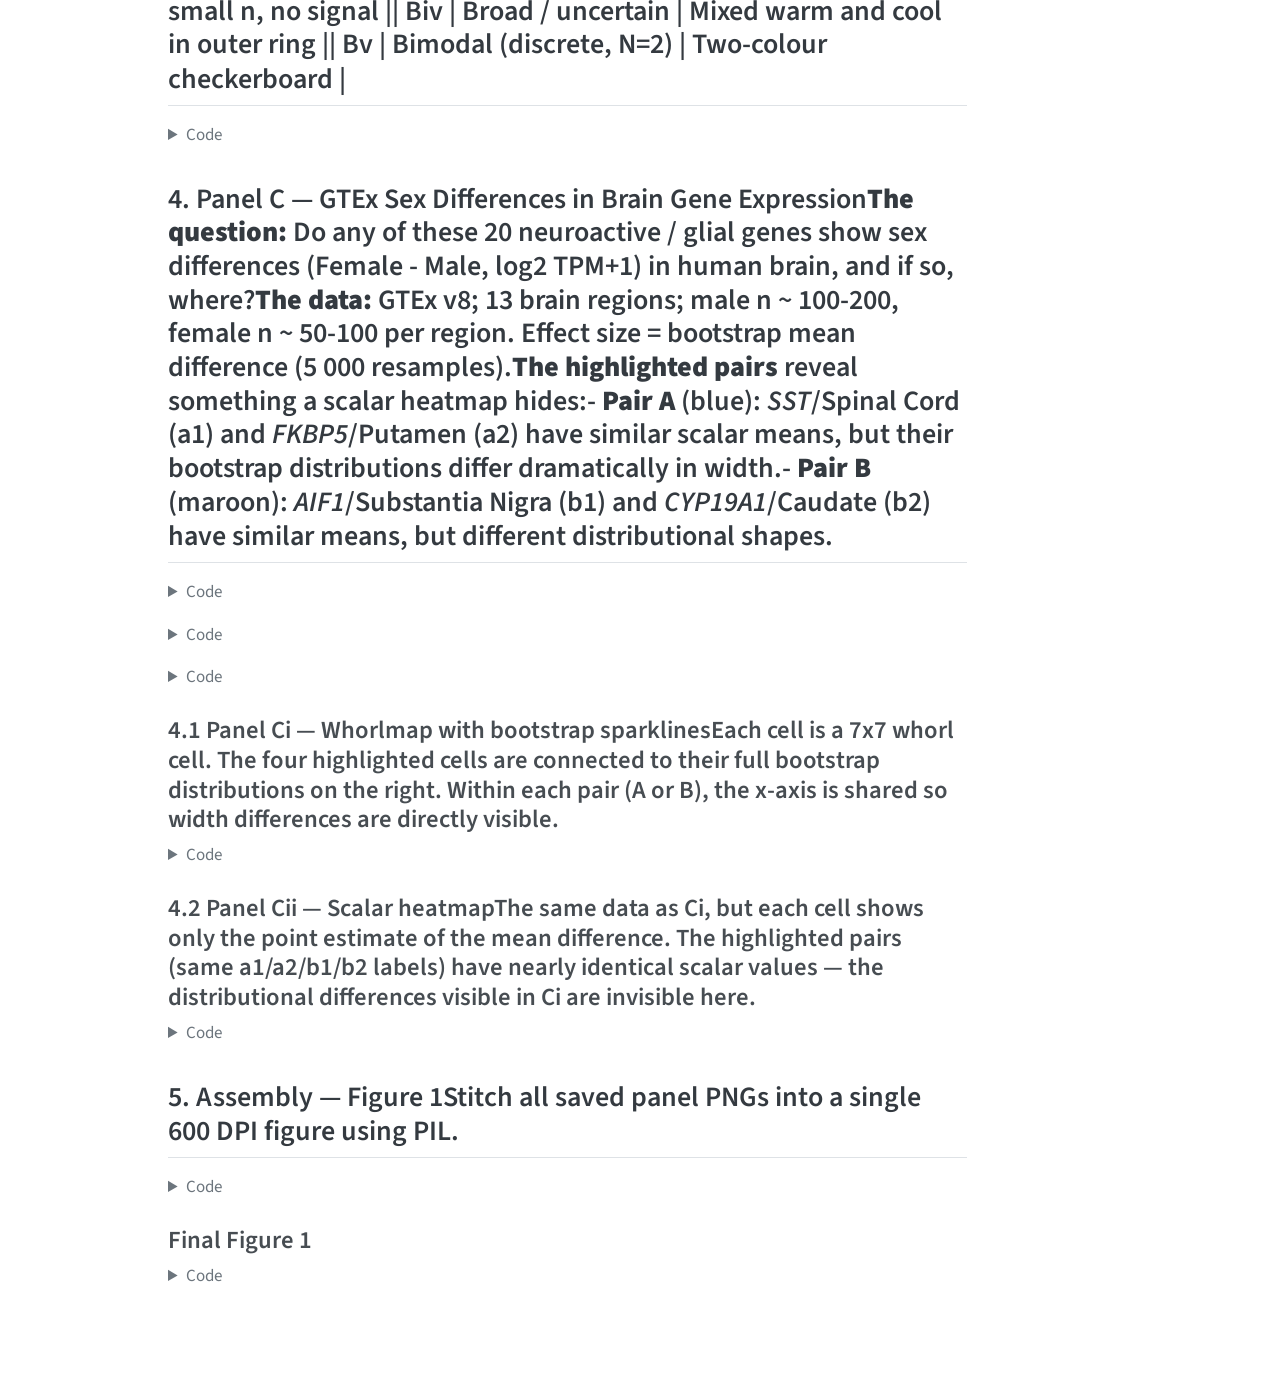
<file: nbs/whorlmap_demo_colab.html>
<!DOCTYPE html>
<html xmlns="http://www.w3.org/1999/xhtml" lang="en" xml:lang="en"><head>

<meta charset="utf-8">
<meta name="generator" content="quarto-1.11.9">

<meta name="viewport" content="width=device-width, initial-scale=1.0, user-scalable=yes">


<title>Whorlmap Demo – Whorlmap</title>
<style>
/* Default styles provided by pandoc.
** See https://pandoc.org/MANUAL.html#variables-for-html for config info.
*/
span.smallcaps{font-variant: small-caps;}
div.columns{display: flex; gap: 1.5em;}
div.column{flex: auto;}
@media screen {
div.columns{gap: min(4vw, 1.5em);}
div.column{overflow-x: auto;}
}
div.hanging-indent{margin-left: 1.5em; text-indent: -1.5em;}
ul.task-list{list-style: none;}
ul.task-list li input[type="checkbox"] {
  width: 0.8em;
  margin: 0 0.8em 0.2em -1em; /* quarto-specific, see https://github.com/quarto-dev/quarto-cli/issues/4556 */ 
  vertical-align: middle;
}
/* CSS for syntax highlighting */
html { -webkit-text-size-adjust: 100%; }
pre > code.sourceCode { white-space: pre; position: relative; }
pre > code.sourceCode > span { display: inline-block; line-height: 1.25; }
pre > code.sourceCode > span:empty { height: 1.2em; }
.sourceCode { overflow: visible; }
code.sourceCode > span { color: inherit; text-decoration: inherit; }
div.sourceCode { margin: 1em 0; }
pre.sourceCode { margin: 0; }
@media screen {
div.sourceCode { overflow: auto; }
}
@media print {
pre > code.sourceCode { white-space: pre-wrap; }
pre > code.sourceCode > span { text-indent: -5em; padding-left: 5em; }
}
pre.numberSource code
  { counter-reset: source-line 0; }
pre.numberSource code > span
  { position: relative; left: -4em; counter-increment: source-line; }
pre.numberSource code > span > a:first-child::before
  { content: counter(source-line);
    position: relative; left: -1em; text-align: right; vertical-align: baseline;
    border: none; display: inline-block;
    -webkit-touch-callout: none; -webkit-user-select: none;
    -khtml-user-select: none; -moz-user-select: none;
    -ms-user-select: none; user-select: none;
    padding: 0 4px; width: 4em;
  }
pre.numberSource { margin-left: 3em;  padding-left: 4px; }
div.sourceCode
  {   }
@media screen {
pre > code.sourceCode > span > a:first-child::before { text-decoration: underline; }
}
</style>


<script src="../site_libs/quarto-nav/quarto-nav.js"></script>
<script src="../site_libs/quarto-nav/headroom.min.js"></script>
<script src="../site_libs/clipboard/clipboard.min.js"></script>
<script src="../site_libs/quarto-search/autocomplete.umd.js"></script>
<script src="../site_libs/quarto-search/fuse.min.js"></script>
<script src="../site_libs/quarto-search/quarto-search.js"></script>
<meta name="quarto:offset" content="../">
<script src="../site_libs/quarto-html/quarto.js" type="module"></script>
<script src="../site_libs/quarto-html/tabsets/tabsets.js" type="module"></script>
<script src="../site_libs/quarto-html/scrollable-regions/scrollable-regions.js" type="module"></script>
<script src="../site_libs/quarto-html/popper.min.js"></script>
<script src="../site_libs/quarto-html/tippy.umd.min.js"></script>
<script src="../site_libs/quarto-html/anchor.min.js"></script>
<link href="../site_libs/quarto-html/tippy.css" rel="stylesheet">
<link href="../site_libs/quarto-html/quarto-syntax-highlighting-63b5708e65d6cd79cd7618c58d0c21e7.css" rel="stylesheet" id="quarto-text-highlighting-styles">
<script src="../site_libs/bootstrap/bootstrap.min.js"></script>
<link href="../site_libs/bootstrap/bootstrap-icons.css" rel="stylesheet">
<link href="../site_libs/bootstrap/bootstrap-8d3ad9c781c51ccd60b292c95058b2c2.min.css" rel="stylesheet" append-hash="true" id="quarto-bootstrap" data-mode="light">
<script id="quarto-search-options" type="application/json">{
  "location": "navbar",
  "copy-button": false,
  "collapse-after": 3,
  "panel-placement": "end",
  "type": "overlay",
  "limit": 50,
  "keyboard-shortcut": [
    "f",
    "/",
    "s"
  ],
  "show-item-context": false,
  "language": {
    "search-no-results-text": "No results",
    "search-matching-documents-text": "matching documents",
    "search-copy-link-title": "Copy link to search",
    "search-hide-matches-text": "Hide additional matches",
    "search-more-match-text": "more match in this document",
    "search-more-matches-text": "more matches in this document",
    "search-clear-button-title": "Clear",
    "search-text-placeholder": "",
    "search-detached-cancel-button-title": "Cancel",
    "search-submit-button-title": "Submit",
    "search-label": "Search"
  }
}</script>


<link rel="stylesheet" href="../custom.css">
</head>

<body class="nav-fixed quarto-light"><a id="quarto-skip-link" class="visually-hidden-focusable" href="#quarto-document-content">Skip to main content</a>

<div id="quarto-search-results"></div>
  <header id="quarto-header" class="headroom fixed-top">
    <nav class="navbar navbar-expand-lg " data-bs-theme="dark" aria-label="Site">
      <div class="navbar-container container-fluid">
      <div class="navbar-brand-container mx-auto">
    <a class="navbar-brand" href="../index.html">
    <span class="navbar-title">Whorlmap</span>
    </a>
  </div>
          <button class="navbar-toggler" type="button" data-bs-toggle="collapse" data-bs-target="#navbarCollapse" aria-controls="navbarCollapse" aria-expanded="false" aria-label="Toggle navigation" onclick="if (window.quartoToggleHeadroom) { window.quartoToggleHeadroom(); }">
  <span class="navbar-toggler-icon"></span>
</button>
          <div class="collapse navbar-collapse" id="navbarCollapse">
            <ul class="navbar-nav navbar-nav-scroll me-auto">
  <li class="nav-item">
    <a class="nav-link" href="../index.html"> 
<span class="menu-text">Home</span></a>
  </li>  
  <li class="nav-item">
    <a class="nav-link" href="../nbs/figure1.html"> 
<span class="menu-text">Figure 1</span></a>
  </li>  
  <li class="nav-item">
    <a class="nav-link" href="../nbs/helpers/survey.html"> 
<span class="menu-text">Data Pipeline</span></a>
  </li>  
  <li class="nav-item">
    <a class="nav-link" href="../nbs/helpers/make_cache.html"> 
<span class="menu-text">Cache Builder</span></a>
  </li>  
  <li class="nav-item">
    <a class="nav-link" href="../nbs/alternatives/spiral_variants.html"> 
<span class="menu-text">Alternatives</span></a>
  </li>  
</ul>
            <ul class="navbar-nav navbar-nav-scroll ms-auto">
  <li class="nav-item compact">
    <a class="nav-link" href="https://github.com/sangyu/whorlmap-paper"> <i class="bi bi-github" role="img" aria-label="GitHub">
</i> 
<span class="menu-text"></span></a>
  </li>  
</ul>
          </div> <!-- /navcollapse -->
            <div class="quarto-navbar-tools">
</div>
            <div id="quarto-search" class="" title="Search"></div>
      </div> <!-- /container-fluid -->
    </nav>
</header>
<!-- content -->
<div id="quarto-content" class="quarto-container page-columns page-rows-contents page-layout-article page-navbar">
<!-- sidebar -->
<!-- margin-sidebar -->
    <div id="quarto-margin-sidebar" class="sidebar margin-sidebar">
        <nav id="TOC" role="doc-toc" aria-labelledby="toc-title" class="toc-active">
    <h2 id="toc-title">On this page</h2>
   
  <ul>
  <li><a href="#setup" id="toc-setup" class="nav-link active" data-scroll-target="#setup">1. Setup</a></li>
  <li><a href="#[base64].--aii-whorl-cell-the-same-bootstrap-distribution-re-encoded-as-a-7x7-pixel-grid-filled-via-outside-in-spiral.-each-pixel-represents-one-quantile-rank-its-colour-is-the-effect-size-at-that-quantile.--aiii-stacked-histogram-the-bootstrap-distribution-segmented-by-the-same-quantile-boundaries-with-colours-matching-aii." id="[base64].--aii-whorl-cell-the-same-bootstrap-distribution-re-encoded-as-a-7x7-pixel-grid-filled-via-outside-in-spiral.-each-pixel-represents-one-quantile-rank-its-colour-is-the-effect-size-at-that-quantile.--aiii-stacked-histogram-the-bootstrap-distribution-segmented-by-the-same-quantile-boundaries-with-colours-matching-aii." class="nav-link" data-scroll-target="#[base64].--aii-whorl-cell-the-same-bootstrap-distribution-re-encoded-as-a-7x7-pixel-grid-filled-via-outside-in-spiral.-each-pixel-represents-one-quantile-rank-its-colour-is-the-effect-size-at-that-quantile.--aiii-stacked-histogram-the-bootstrap-distribution-segmented-by-the-same-quantile-boundaries-with-colours-matching-aii.">2. Panel A — From Bootstrap Distribution to Whorl CellWe start with a simple synthetic two-group comparison (n = 20 per group) to show the encoding step-by-step:- <strong>Ai</strong> (Gardner-Altman plot): the raw data and the floating bootstrap mean difference with 95% CI.- <strong>Aii</strong> (whorl cell): the same bootstrap distribution, re-encoded as a 7x7 pixel grid filled via outside-in spiral. Each pixel represents one quantile rank; its colour is the effect size at that quantile.- <strong>Aiii</strong> (stacked histogram): the bootstrap distribution segmented by the same quantile boundaries, with colours matching Aii.</a>
  <ul class="collapse">
  <li><a href="#panel-ai-gardner-altman-estimation-plot" id="toc-panel-ai-gardner-altman-estimation-plot" class="nav-link" data-scroll-target="#panel-ai-gardner-altman-estimation-plot">2.1 Panel Ai — Gardner-Altman estimation plot</a></li>
  <li><a href="#panels-aii-aiii-whorl-cell-segmented-histogramthe-bootstrap-distribution-5-000-resamples-2.5-tails-removed-is-ranked-and-assigned-to-the-72-49-pixels-via-outside-in-spiral-ordering.-the-outermost-ring-q0-q23-spans-the-most-extreme-values-the-innermost-pixel-q48-holds-the-median." id="toc-panels-aii-aiii-whorl-cell-segmented-histogramthe-bootstrap-distribution-5-000-resamples-2.5-tails-removed-is-ranked-and-assigned-to-the-72-49-pixels-via-outside-in-spiral-ordering.-the-outermost-ring-q0-q23-spans-the-most-extreme-values-the-innermost-pixel-q48-holds-the-median." class="nav-link" data-scroll-target="#panels-aii-aiii-whorl-cell-segmented-histogramthe-bootstrap-distribution-5-000-resamples-2.5-tails-removed-is-ranked-and-assigned-to-the-72-49-pixels-via-outside-in-spiral-ordering.-the-outermost-ring-q0-q23-spans-the-most-extreme-values-the-innermost-pixel-q48-holds-the-median.">2.2 Panels Aii &amp; Aiii — Whorl cell + segmented histogramThe bootstrap distribution (5 000 resamples, 2.5% tails removed) is ranked and assigned to the 7^2 = 49 pixels via outside-in spiral ordering. The outermost ring (q0-q23) spans the most extreme values; the innermost pixel (q48) holds the median.</a></li>
  </ul></li>
  <li><a href="#[base64]" id="[base64]" class="nav-link" data-scroll-target="#[base64]">3. Panel B — Bootstrap Distribution TaxonomyFive stylised distributions show how different statistical patterns map onto different whorl cell appearances:| Panel | Distribution | What to look for ||——-|————-|——————|| Bi | Large positive, narrow CI | Solid warm (orange-red) outer ring || Bii | Large negative, narrow CI | Solid cool (blue) outer ring || Biii | Near-zero effect | Pale cell — small n, no signal || Biv | Broad / uncertain | Mixed warm and cool in outer ring || Bv | Bimodal (discrete, N=2) | Two-colour checkerboard |</a></li>
  <li><a href="#[base64].-effect-size-bootstrap-mean-difference-5-000-resamples.[base64].--pair-b-maroon-aif1substantia-nigra-b1-and-cyp19a1caudate-b2-have-similar-means-but-different-distributional-shapes." id="[base64].-effect-size-bootstrap-mean-difference-5-000-resamples.[base64].--pair-b-maroon-aif1substantia-nigra-b1-and-cyp19a1caudate-b2-have-similar-means-but-different-distributional-shapes." class="nav-link" data-scroll-target="#[base64].-effect-size-bootstrap-mean-difference-5-000-resamples.[base64].--pair-b-maroon-aif1substantia-nigra-b1-and-cyp19a1caudate-b2-have-similar-means-but-different-distributional-shapes.">4. Panel C — GTEx Sex Differences in Brain Gene Expression<strong>The question:</strong> Do any of these 20 neuroactive / glial genes show sex differences (Female - Male, log2 TPM+1) in human brain, and if so, where?<strong>The data:</strong> GTEx v8; 13 brain regions; male n ~ 100-200, female n ~ 50-100 per region. Effect size = bootstrap mean difference (5 000 resamples).<strong>The highlighted pairs</strong> reveal something a scalar heatmap hides:- <strong>Pair A</strong> (blue): <em>SST</em>/Spinal Cord (a1) and <em>FKBP5</em>/Putamen (a2) have similar scalar means, but their bootstrap distributions differ dramatically in width.- <strong>Pair B</strong> (maroon): <em>AIF1</em>/Substantia Nigra (b1) and <em>CYP19A1</em>/Caudate (b2) have similar means, but different distributional shapes.</a>
  <ul class="collapse">
  <li><a href="#panel-ci-whorlmap-with-bootstrap-sparklineseach-cell-is-a-7x7-whorl-cell.-the-four-highlighted-cells-are-connected-to-their-full-bootstrap-distributions-on-the-right.-within-each-pair-a-or-b-the-x-axis-is-shared-so-width-differences-are-directly-visible." id="toc-panel-ci-whorlmap-with-bootstrap-sparklineseach-cell-is-a-7x7-whorl-cell.-the-four-highlighted-cells-are-connected-to-their-full-bootstrap-distributions-on-the-right.-within-each-pair-a-or-b-the-x-axis-is-shared-so-width-differences-are-directly-visible." class="nav-link" data-scroll-target="#panel-ci-whorlmap-with-bootstrap-sparklineseach-cell-is-a-7x7-whorl-cell.-the-four-highlighted-cells-are-connected-to-their-full-bootstrap-distributions-on-the-right.-within-each-pair-a-or-b-the-x-axis-is-shared-so-width-differences-are-directly-visible.">4.1 Panel Ci — Whorlmap with bootstrap sparklinesEach cell is a 7x7 whorl cell. The four highlighted cells are connected to their full bootstrap distributions on the right. Within each pair (A or B), the x-axis is shared so width differences are directly visible.</a></li>
  <li><a href="#panel-cii-scalar-heatmapthe-same-data-as-ci-but-each-cell-shows-only-the-point-estimate-of-the-mean-difference.-the-highlighted-pairs-same-a1a2b1b2-labels-have-nearly-identical-scalar-values-the-distributional-differences-visible-in-ci-are-invisible-here." id="toc-panel-cii-scalar-heatmapthe-same-data-as-ci-but-each-cell-shows-only-the-point-estimate-of-the-mean-difference.-the-highlighted-pairs-same-a1a2b1b2-labels-have-nearly-identical-scalar-values-the-distributional-differences-visible-in-ci-are-invisible-here." class="nav-link" data-scroll-target="#panel-cii-scalar-heatmapthe-same-data-as-ci-but-each-cell-shows-only-the-point-estimate-of-the-mean-difference.-the-highlighted-pairs-same-a1a2b1b2-labels-have-nearly-identical-scalar-values-the-distributional-differences-visible-in-ci-are-invisible-here.">4.2 Panel Cii — Scalar heatmapThe same data as Ci, but each cell shows only the point estimate of the mean difference. The highlighted pairs (same a1/a2/b1/b2 labels) have nearly identical scalar values — the distributional differences visible in Ci are invisible here.</a></li>
  </ul></li>
  <li><a href="#assembly-figure-1stitch-all-saved-panel-pngs-into-a-single-600-dpi-figure-using-pil." id="toc-assembly-figure-1stitch-all-saved-panel-pngs-into-a-single-600-dpi-figure-using-pil." class="nav-link" data-scroll-target="#assembly-figure-1stitch-all-saved-panel-pngs-into-a-single-600-dpi-figure-using-pil.">5. Assembly — Figure 1Stitch all saved panel PNGs into a single 600 DPI figure using PIL.</a>
  <ul class="collapse">
  <li><a href="#final-figure-1" id="toc-final-figure-1" class="nav-link" data-scroll-target="#final-figure-1">Final Figure 1</a></li>
  </ul></li>
  </ul>
</nav>
    </div>
<!-- main -->
<main class="content" id="quarto-document-content" tabindex="-1">

<header id="title-block-header" class="quarto-title-block default">
<div class="quarto-title">
<div class="quarto-title-block"><div><h1 class="title">Whorlmap Demo</h1><button type="button" class="btn code-tools-button dropdown-toggle" id="quarto-code-tools-menu" data-bs-toggle="dropdown" aria-expanded="false"><i class="bi"></i> Code</button><ul class="dropdown-menu dropdown-menu-end" aria-labelelledby="quarto-code-tools-menu"><li><a id="quarto-show-all-code" class="dropdown-item" href="javascript:void(0)" role="button">Show All Code</a></li><li><a id="quarto-hide-all-code" class="dropdown-item" href="javascript:void(0)" role="button">Hide All Code</a></li></ul></div></div>
</div>



<div class="quarto-title-meta">

    
  
    
  </div>
  


</header>


<p><strong>Bootstrap distributions as brain-wide pixel mosaics</strong></p>
<p>This notebook generates Figure 1 from <em>Getting over ANOVA: Estimation graphics for multi-group comparisons</em> (Lu, Anns, Mai, Xu et al., 2026).</p>
<p>Each cell in a whorlmap encodes a <strong>full bootstrap distribution</strong> in 7x7 pixels. Pixels are filled via an outside-in spiral; position encodes quantile rank and colour encodes effect size.</p>
<p><strong>Runtime:</strong> approx 15 min total (numba JIT compilation ~1 min; 260 bootstrap comparisons ~10-15 min)</p>
<p><strong>Run order:</strong> <code>Runtime -&gt; Run all</code>, or execute cells top-to-bottom.</p>
<div id="cell-2" class="cell">
<details class="code-fold">
<summary>Code</summary>
<div class="code-copy-outer-scaffold"><div class="sourceCode cell-code" id="cb1"><pre class="sourceCode python code-with-copy"><code class="sourceCode python"><span id="cb1-1"><a href="#cb1-1" aria-hidden="true" tabindex="-1"></a><span class="co"># Install DABEST (whorlmap + multi-comparison support)!pip install -q "dabest==2025.3.27"</span></span></code></pre></div><button title="Copy to Clipboard" class="code-copy-button"><i class="bi"></i></button></div>
</details>
</div>
<div id="cell-3" class="cell">
<details class="code-fold">
<summary>Code</summary>
<div class="code-copy-outer-scaffold"><div class="sourceCode cell-code" id="cb2"><pre class="sourceCode python code-with-copy"><code class="sourceCode python"><span id="cb2-1"><a href="#cb2-1" aria-hidden="true" tabindex="-1"></a><span class="im">import</span> osif <span class="kw">not</span> os.path.exists(<span class="st">'/content/whorlmap-paper'</span>):    <span class="op">!</span>git clone <span class="op">--</span>quiet <span class="op">--</span>depth <span class="dv">1</span> https:<span class="op">//</span>github.com<span class="op">/</span>sangyu<span class="op">/</span>whorlmap<span class="op">-</span>paper.git <span class="op">/</span>content<span class="op">/</span>whorlmap<span class="op">-</span>paper<span class="op">%</span>cd <span class="op">/</span>content<span class="op">/</span>whorlmap<span class="op">-</span>paper<span class="op">/</span>nbs</span></code></pre></div><button title="Copy to Clipboard" class="code-copy-button"><i class="bi"></i></button></div>
</details>
</div>
<section id="setup" class="level2">
<h2 class="anchored" data-anchor-id="setup">1. Setup</h2>
<div id="cell-5" class="cell">
<details class="code-fold">
<summary>Code</summary>
<div class="code-copy-outer-scaffold"><div class="sourceCode cell-code" id="cb3"><pre class="sourceCode python code-with-copy"><code class="sourceCode python"><span id="cb3-1"><a href="#cb3-1" aria-hidden="true" tabindex="-1"></a><span class="op">%</span>matplotlib inline<span class="op">%</span>config InlineBackend.figure_format <span class="op">=</span> <span class="st">'retina'</span><span class="im">import</span> pathlib, pickle, gzip, warningsimport numpy <span class="im">as</span> npimport pandas <span class="im">as</span> pdimport matplotlib.pyplot <span class="im">as</span> pltimport matplotlib.patches <span class="im">as</span> mpatchesfrom matplotlib.colors <span class="im">import</span> LinearSegmentedColormap, Normalize, TwoSlopeNormfrom matplotlib.colorbar <span class="im">import</span> ColorbarBasefrom matplotlib.cm <span class="im">import</span> ScalarMappablefrom matplotlib.patches <span class="im">import</span> Rectangle <span class="im">as</span> _Rectfrom matplotlib.lines <span class="im">import</span> Line2D <span class="im">as</span> _L2Dfrom scipy.stats <span class="im">import</span> gaussian_kde <span class="im">as</span> _gkdeimport seaborn <span class="im">as</span> snsimport dabestfrom dabest.multi <span class="im">import</span> combinefrom IPython.display <span class="im">import</span> Image <span class="im">as</span> IPImage, displayplt.rcParams.update({<span class="st">'font.size'</span>: <span class="dv">9</span>, <span class="st">'axes.titlesize'</span>: <span class="dv">10</span>})IMAGES <span class="op">=</span> pathlib.Path(<span class="st">'images'</span>)IMAGES.mkdir(exist_ok<span class="op">=</span><span class="va">True</span>)</span></code></pre></div><button title="Copy to Clipboard" class="code-copy-button"><i class="bi"></i></button></div>
</details>
</div>
<div id="cell-6" class="cell">
<details class="code-fold">
<summary>Code</summary>
<div class="code-copy-outer-scaffold"><div class="sourceCode cell-code" id="cb4"><pre class="sourceCode python code-with-copy"><code class="sourceCode python"><span id="cb4-1"><a href="#cb4-1" aria-hidden="true" tabindex="-1"></a><span class="co"># CMAP_SWOR: used in Panels A and B (wider range, 4-stop)CMAP_SWOR = LinearSegmentedColormap.from_list(    'steelwhiteorangered',    [(0.00, (70/255, 130/255, 180/255)),     (0.50, (1.0,   1.0,   1.0  )),     (0.75, (1.0,   0.55,  0.0  )),     (1.00, (0.86,  0.08,  0.24 ))],    N=256,)# CMAP: used in Panel C (steelblue-white-orangered, symmetric)CMAP  = LinearSegmentedColormap.from_list(    'swo', ['steelblue', 'white', 'orangered'], N=256)DNORM = TwoSlopeNorm(vcenter=0, vmin=-3.5, vmax=3.5)</span></span></code></pre></div><button title="Copy to Clipboard" class="code-copy-button"><i class="bi"></i></button></div>
</details>
</div>
<div id="cell-7" class="cell">
<details class="code-fold">
<summary>Code</summary>
<div class="code-copy-outer-scaffold"><div class="sourceCode cell-code" id="cb5"><pre class="sourceCode python code-with-copy"><code class="sourceCode python"><span id="cb5-1"><a href="#cb5-1" aria-hidden="true" tabindex="-1"></a><span class="kw">def</span> _spiralize(fill, m, n):    i <span class="op">=</span> <span class="dv">0</span><span class="op">;</span> j <span class="op">=</span> <span class="dv">0</span><span class="op">;</span> k <span class="op">=</span> <span class="dv">0</span><span class="op">;</span> array <span class="op">=</span> np.zeros((m, n))    <span class="cf">while</span> m <span class="op">&gt;</span> <span class="dv">0</span> <span class="kw">and</span> k <span class="op">&lt;</span> <span class="bu">len</span>(fill):        jj <span class="op">=</span> j<span class="op">;</span> ii <span class="op">=</span> i        <span class="cf">for</span> j <span class="kw">in</span> <span class="bu">range</span>(j, n):            <span class="cf">if</span> k <span class="op">&gt;=</span> <span class="bu">len</span>(fill): <span class="cf">break</span>            array[i, j] <span class="op">=</span> fill[k]<span class="op">;</span> k <span class="op">+=</span> <span class="dv">1</span>        <span class="cf">for</span> i <span class="kw">in</span> <span class="bu">range</span>(ii <span class="op">+</span> <span class="dv">1</span>, m):            <span class="cf">if</span> k <span class="op">&gt;=</span> <span class="bu">len</span>(fill): <span class="cf">break</span>            array[i, j] <span class="op">=</span> fill[k]<span class="op">;</span> k <span class="op">+=</span> <span class="dv">1</span>        <span class="cf">for</span> j <span class="kw">in</span> <span class="bu">range</span>(n <span class="op">-</span> <span class="dv">2</span>, jj <span class="op">-</span> <span class="dv">1</span>, <span class="op">-</span><span class="dv">1</span>):            <span class="cf">if</span> k <span class="op">&gt;=</span> <span class="bu">len</span>(fill): <span class="cf">break</span>            array[i, j] <span class="op">=</span> fill[k]<span class="op">;</span> k <span class="op">+=</span> <span class="dv">1</span>        <span class="cf">for</span> i <span class="kw">in</span> <span class="bu">range</span>(m <span class="op">-</span> <span class="dv">2</span>, ii, <span class="op">-</span><span class="dv">1</span>):            <span class="cf">if</span> k <span class="op">&gt;=</span> <span class="bu">len</span>(fill): <span class="cf">break</span>            array[i, j] <span class="op">=</span> fill[k]<span class="op">;</span> k <span class="op">+=</span> <span class="dv">1</span>        m <span class="op">-=</span> <span class="dv">1</span><span class="op">;</span> n <span class="op">-=</span> <span class="dv">1</span><span class="op">;</span> j <span class="op">+=</span> <span class="dv">1</span>    <span class="cf">return</span> arraydef _spiral_path(n):    path <span class="op">=</span> []    top, bot, lft, rgt <span class="op">=</span> <span class="dv">0</span>, n <span class="op">-</span> <span class="dv">1</span>, <span class="dv">0</span>, n <span class="op">-</span> <span class="dv">1</span>    <span class="cf">while</span> top <span class="op">&lt;=</span> bot <span class="kw">and</span> lft <span class="op">&lt;=</span> rgt:        <span class="cf">for</span> c <span class="kw">in</span> <span class="bu">range</span>(lft, rgt <span class="op">+</span> <span class="dv">1</span>): path.append((top, c))        top <span class="op">+=</span> <span class="dv">1</span>        <span class="cf">for</span> r <span class="kw">in</span> <span class="bu">range</span>(top, bot <span class="op">+</span> <span class="dv">1</span>): path.append((r, rgt))        rgt <span class="op">-=</span> <span class="dv">1</span>        <span class="cf">if</span> top <span class="op">&lt;=</span> bot:            <span class="cf">for</span> c <span class="kw">in</span> <span class="bu">range</span>(rgt, lft <span class="op">-</span> <span class="dv">1</span>, <span class="op">-</span><span class="dv">1</span>): path.append((bot, c))            bot <span class="op">-=</span> <span class="dv">1</span>        <span class="cf">if</span> lft <span class="op">&lt;=</span> rgt:            <span class="cf">for</span> r <span class="kw">in</span> <span class="bu">range</span>(bot, top <span class="op">-</span> <span class="dv">1</span>, <span class="op">-</span><span class="dv">1</span>): path.append((r, lft))            lft <span class="op">+=</span> <span class="dv">1</span>    <span class="cf">return</span> pathdef _ring_structure(n):    rings, pos, k <span class="op">=</span> [], <span class="dv">0</span>, <span class="dv">0</span>    <span class="cf">while</span> <span class="va">True</span>:        sz <span class="op">=</span> n <span class="op">-</span> <span class="dv">2</span> <span class="op">*</span> k        <span class="cf">if</span> sz <span class="op">&lt;=</span> <span class="dv">0</span>: <span class="cf">break</span>        nc <span class="op">=</span> <span class="dv">1</span> <span class="cf">if</span> sz <span class="op">==</span> <span class="dv">1</span> <span class="cf">else</span> <span class="dv">4</span> <span class="op">*</span> (sz <span class="op">-</span> <span class="dv">1</span>)        rings.append({<span class="st">'k'</span>: k, <span class="st">'start'</span>: pos, <span class="st">'end'</span>: pos <span class="op">+</span> nc, <span class="st">'sz'</span>: sz})        pos <span class="op">+=</span> nc<span class="op">;</span> k <span class="op">+=</span> <span class="dv">1</span>        <span class="cf">if</span> sz <span class="op">==</span> <span class="dv">1</span>: <span class="cf">break</span>    <span class="cf">return</span> rings</span></code></pre></div><button title="Copy to Clipboard" class="code-copy-button"><i class="bi"></i></button></div>
</details>
</div>
</section>
<section id="[base64].--aii-whorl-cell-the-same-bootstrap-distribution-re-encoded-as-a-7x7-pixel-grid-filled-via-outside-in-spiral.-each-pixel-represents-one-quantile-rank-its-colour-is-the-effect-size-at-that-quantile.--aiii-stacked-histogram-the-bootstrap-distribution-segmented-by-the-same-quantile-boundaries-with-colours-matching-aii." class="level2">
<h2 class="anchored" data-anchor-id="[base64].--aii-whorl-cell-the-same-bootstrap-distribution-re-encoded-as-a-7x7-pixel-grid-filled-via-outside-in-spiral.-each-pixel-represents-one-quantile-rank-its-colour-is-the-effect-size-at-that-quantile.--aiii-stacked-histogram-the-bootstrap-distribution-segmented-by-the-same-quantile-boundaries-with-colours-matching-aii.">2. Panel A — From Bootstrap Distribution to Whorl CellWe start with a simple synthetic two-group comparison (n = 20 per group) to show the encoding step-by-step:- <strong>Ai</strong> (Gardner-Altman plot): the raw data and the floating bootstrap mean difference with 95% CI.- <strong>Aii</strong> (whorl cell): the same bootstrap distribution, re-encoded as a 7x7 pixel grid filled via outside-in spiral. Each pixel represents one quantile rank; its colour is the effect size at that quantile.- <strong>Aiii</strong> (stacked histogram): the bootstrap distribution segmented by the same quantile boundaries, with colours matching Aii.</h2>
<div id="cell-9" class="cell">
<details class="code-fold">
<summary>Code</summary>
<div class="code-copy-outer-scaffold"><div class="sourceCode cell-code" id="cb6"><pre class="sourceCode python code-with-copy"><code class="sourceCode python"><span id="cb6-1"><a href="#cb6-1" aria-hidden="true" tabindex="-1"></a><span class="co"># Synthetic two-group data (seed fixed for reproducibility)_rng    = np.random.default_rng(42)noise_a = _rng.normal(0, 3., 20)noise_b = _rng.normal(0, 3., 20)group_a = noise_a - noise_a.mean()group_b = noise_b - noise_b.mean() + 0.5_df_a   = pd.DataFrame({'group': ['A'] * 20 + ['B'] * 20,                         'value': np.concatenate([group_a, group_b])})_dobj_a = dabest.load(_df_a, x='group', y='value', idx=('A', 'B'))</span></span></code></pre></div><button title="Copy to Clipboard" class="code-copy-button"><i class="bi"></i></button></div>
</details>
</div>
<section id="panel-ai-gardner-altman-estimation-plot" class="level3">
<h3 class="anchored" data-anchor-id="panel-ai-gardner-altman-estimation-plot">2.1 Panel Ai — Gardner-Altman estimation plot</h3>
<div id="cell-11" class="cell">
<details class="code-fold">
<summary>Code</summary>
<div class="code-copy-outer-scaffold"><div class="sourceCode cell-code" id="cb7"><pre class="sourceCode python code-with-copy"><code class="sourceCode python"><span id="cb7-1"><a href="#cb7-1" aria-hidden="true" tabindex="-1"></a>fig_ai <span class="op">=</span> _dobj_a.mean_diff.plot(fig_size<span class="op">=</span>(<span class="fl">4.5</span>, <span class="dv">5</span>), float_contrast<span class="op">=</span><span class="va">True</span>, show_pairs<span class="op">=</span><span class="va">False</span>)fig_ai.savefig(IMAGES <span class="op">/</span> <span class="st">'panel_ai.svg'</span>, bbox_inches<span class="op">=</span><span class="st">'tight'</span>)fig_ai.savefig(IMAGES <span class="op">/</span> <span class="st">'panel_ai.png'</span>, dpi<span class="op">=</span><span class="dv">600</span>, bbox_inches<span class="op">=</span><span class="st">'tight'</span>)plt.show()</span></code></pre></div><button title="Copy to Clipboard" class="code-copy-button"><i class="bi"></i></button></div>
</details>
</div>
</section>
<section id="panels-aii-aiii-whorl-cell-segmented-histogramthe-bootstrap-distribution-5-000-resamples-2.5-tails-removed-is-ranked-and-assigned-to-the-72-49-pixels-via-outside-in-spiral-ordering.-the-outermost-ring-q0-q23-spans-the-most-extreme-values-the-innermost-pixel-q48-holds-the-median." class="level3">
<h3 class="anchored" data-anchor-id="panels-aii-aiii-whorl-cell-segmented-histogramthe-bootstrap-distribution-5-000-resamples-2.5-tails-removed-is-ranked-and-assigned-to-the-72-49-pixels-via-outside-in-spiral-ordering.-the-outermost-ring-q0-q23-spans-the-most-extreme-values-the-innermost-pixel-q48-holds-the-median.">2.2 Panels Aii &amp; Aiii — Whorl cell + segmented histogramThe bootstrap distribution (5 000 resamples, 2.5% tails removed) is ranked and assigned to the 7^2 = 49 pixels via outside-in spiral ordering. The outermost ring (q0-q23) spans the most extreme values; the innermost pixel (q48) holds the median.</h3>
<div id="cell-13" class="cell">
<details class="code-fold">
<summary>Code</summary>
<div class="code-copy-outer-scaffold"><div class="sourceCode cell-code" id="cb8"><pre class="sourceCode python code-with-copy"><code class="sourceCode python"><span id="cb8-1"><a href="#cb8-1" aria-hidden="true" tabindex="-1"></a>_multi_a <span class="op">=</span> combine([[_dobj_a]], [<span class="st">'gene'</span>], row_labels<span class="op">=</span>[<span class="st">'region'</span>], effect_size<span class="op">=</span><span class="st">'mean_diff'</span>)bs_raw   <span class="op">=</span> <span class="bu">sorted</span>(_multi_a.bootstraps[<span class="dv">0</span>])chop     <span class="op">=</span> <span class="bu">int</span>(np.ceil(<span class="bu">len</span>(bs_raw) <span class="op">*</span> <span class="fl">0.025</span>))bs_c     <span class="op">=</span> bs_raw[chop:<span class="op">-</span>chop]n <span class="op">=</span> <span class="dv">7</span><span class="op">;</span> N <span class="op">=</span> n <span class="op">*</span> nranks <span class="op">=</span> np.linspace(<span class="dv">0</span>, <span class="bu">len</span>(bs_c), N, dtype<span class="op">=</span><span class="bu">int</span>)<span class="op">;</span> ranks[<span class="dv">0</span>] <span class="op">=</span> <span class="dv">1</span><span class="er">fv</span>    <span class="op">=</span> np.array([bs_c[r <span class="op">-</span> <span class="dv">1</span>] <span class="cf">for</span> r <span class="kw">in</span> ranks])<span class="cf">if</span> <span class="bu">sum</span>(v <span class="op">&gt;</span> <span class="dv">0</span> <span class="cf">for</span> v <span class="kw">in</span> bs_c) <span class="op">&lt;</span> <span class="bu">len</span>(bs_c) <span class="op">/</span> <span class="dv">2</span>:    fv <span class="op">=</span> fv[::<span class="op">-</span><span class="dv">1</span>]XLIM       <span class="op">=</span> (<span class="op">-</span><span class="fl">3.5</span>, <span class="fl">3.5</span>)rings      <span class="op">=</span> _ring_structure(n)fv_sorted  <span class="op">=</span> np.clip(np.sort(fv), <span class="op">*</span>XLIM)cell_vals  <span class="op">=</span> _spiralize(fv.tolist(), n, n)bound      <span class="op">=</span> <span class="bu">max</span>(<span class="fl">2.0</span>, np.ceil(<span class="bu">max</span>(<span class="bu">abs</span>(fv_sorted[<span class="dv">0</span>]), <span class="bu">abs</span>(fv_sorted[<span class="op">-</span><span class="dv">1</span>])) <span class="op">*</span> <span class="dv">2</span>) <span class="op">/</span> <span class="dv">2</span>)VALUE_NORM <span class="op">=</span> Normalize(vmin<span class="op">=-</span>bound, vmax<span class="op">=</span>bound)spiral_pos <span class="op">=</span> _spiral_path(n)fig <span class="op">=</span> plt.figure(figsize<span class="op">=</span>(<span class="dv">11</span>, <span class="fl">5.4</span>))ax_cell <span class="op">=</span> fig.add_axes([<span class="fl">0.03</span>, <span class="fl">0.18</span>, <span class="fl">0.32</span>, <span class="fl">0.68</span>])ax_cbar <span class="op">=</span> fig.add_axes([<span class="fl">0.03</span>, <span class="fl">0.08</span>, <span class="fl">0.32</span>, <span class="fl">0.05</span>])ax_hist <span class="op">=</span> fig.add_axes([<span class="fl">0.43</span>, <span class="fl">0.12</span>, <span class="fl">0.54</span>, <span class="fl">0.74</span>])ax_cell.imshow(cell_vals, cmap<span class="op">=</span>CMAP_SWOR, norm<span class="op">=</span>VALUE_NORM,               origin<span class="op">=</span><span class="st">'upper'</span>, interpolation<span class="op">=</span><span class="st">'nearest'</span>, aspect<span class="op">=</span><span class="st">'equal'</span>)<span class="kw">def</span> _ring_arrows(ax, ring_k, sz, avg_val):    mid <span class="op">=</span> ring_k <span class="op">+</span> sz <span class="op">//</span> <span class="dv">2</span>    bg  <span class="op">=</span> CMAP_SWOR(VALUE_NORM(avg_val))    col <span class="op">=</span> <span class="st">'w'</span> <span class="cf">if</span> (<span class="fl">0.299</span><span class="op">*</span>bg[<span class="dv">0</span>] <span class="op">+</span> <span class="fl">0.587</span><span class="op">*</span>bg[<span class="dv">1</span>] <span class="op">+</span> <span class="fl">0.114</span><span class="op">*</span>bg[<span class="dv">2</span>]) <span class="op">&lt;</span> <span class="fl">0.52</span> <span class="cf">else</span> <span class="st">'k'</span>    ap  <span class="op">=</span> <span class="bu">dict</span>(arrowstyle<span class="op">=</span><span class="st">'-&gt;'</span>, color<span class="op">=</span>col, lw<span class="op">=</span><span class="fl">1.0</span>, mutation_scale<span class="op">=</span><span class="dv">9</span>)    d   <span class="op">=</span> <span class="fl">0.25</span>    ax.annotate(<span class="st">''</span>, xy<span class="op">=</span>(mid<span class="op">+</span><span class="fl">0.6</span>, ring_k<span class="op">-</span>d),          xytext<span class="op">=</span>(mid<span class="op">-</span><span class="fl">0.6</span>, ring_k<span class="op">-</span>d),          arrowprops<span class="op">=</span>ap, zorder<span class="op">=</span><span class="dv">8</span>, annotation_clip<span class="op">=</span><span class="va">False</span>)    ax.annotate(<span class="st">''</span>, xy<span class="op">=</span>(ring_k<span class="op">+</span>sz<span class="op">-</span><span class="dv">1</span><span class="op">+</span>d, mid<span class="op">+</span><span class="fl">0.6</span>),     xytext<span class="op">=</span>(ring_k<span class="op">+</span>sz<span class="op">-</span><span class="dv">1</span><span class="op">+</span>d, mid<span class="op">-</span><span class="fl">0.6</span>),     arrowprops<span class="op">=</span>ap, zorder<span class="op">=</span><span class="dv">8</span>, annotation_clip<span class="op">=</span><span class="va">False</span>)    ax.annotate(<span class="st">''</span>, xy<span class="op">=</span>(mid<span class="op">-</span><span class="fl">0.6</span>, ring_k<span class="op">+</span>sz<span class="op">-</span><span class="dv">1</span><span class="op">+</span>d),     xytext<span class="op">=</span>(mid<span class="op">+</span><span class="fl">0.6</span>, ring_k<span class="op">+</span>sz<span class="op">-</span><span class="dv">1</span><span class="op">+</span>d),     arrowprops<span class="op">=</span>ap, zorder<span class="op">=</span><span class="dv">8</span>, annotation_clip<span class="op">=</span><span class="va">False</span>)    ax.annotate(<span class="st">''</span>, xy<span class="op">=</span>(ring_k<span class="op">-</span>d, mid<span class="op">-</span><span class="fl">0.6</span>),           xytext<span class="op">=</span>(ring_k<span class="op">-</span>d, mid<span class="op">+</span><span class="fl">0.6</span>),           arrowprops<span class="op">=</span>ap, zorder<span class="op">=</span><span class="dv">8</span>, annotation_clip<span class="op">=</span><span class="va">False</span>)<span class="cf">for</span> ring <span class="kw">in</span> rings[:<span class="op">-</span><span class="dv">1</span>]:    avg_val <span class="op">=</span> <span class="bu">float</span>(np.mean(fv_sorted[ring[<span class="st">'start'</span>]:ring[<span class="st">'end'</span>]]))    _ring_arrows(ax_cell, ring[<span class="st">'k'</span>], ring[<span class="st">'sz'</span>], avg_val)<span class="cf">for</span> k, (r, c) <span class="kw">in</span> <span class="bu">enumerate</span>(spiral_pos):    val <span class="op">=</span> <span class="bu">float</span>(fv[k])    bg  <span class="op">=</span> CMAP_SWOR(VALUE_NORM(val))    lum <span class="op">=</span> <span class="fl">0.299</span><span class="op">*</span>bg[<span class="dv">0</span>] <span class="op">+</span> <span class="fl">0.587</span><span class="op">*</span>bg[<span class="dv">1</span>] <span class="op">+</span> <span class="fl">0.114</span><span class="op">*</span>bg[<span class="dv">2</span>]    tc  <span class="op">=</span> <span class="st">'w'</span> <span class="cf">if</span> lum <span class="op">&lt;</span> <span class="fl">0.52</span> <span class="cf">else</span> <span class="st">'k'</span>    ax_cell.text(c, r, <span class="ss">f'q</span><span class="sc">{</span>k<span class="sc">}</span><span class="ch">\n</span><span class="sc">{</span>val<span class="sc">:.1f}</span><span class="ss">'</span>,                 ha<span class="op">=</span><span class="st">'center'</span>, va<span class="op">=</span><span class="st">'center'</span>, fontsize<span class="op">=</span><span class="fl">4.5</span>, color<span class="op">=</span>tc,                 zorder<span class="op">=</span><span class="dv">10</span>, linespacing<span class="op">=</span><span class="fl">1.1</span>, multialignment<span class="op">=</span><span class="st">'center'</span>)ax_cell.set_xlim(<span class="op">-</span><span class="fl">0.5</span>, n <span class="op">-</span> <span class="fl">0.5</span>)<span class="op">;</span> ax_cell.set_ylim(n <span class="op">-</span> <span class="fl">0.5</span>, <span class="op">-</span><span class="fl">0.5</span>)ax_cell.axis(<span class="st">'off'</span>)ax_cell.set_title(<span class="st">'7x7 whorl cell - outside-in spiral fill</span><span class="ch">\n</span><span class="st">(pixel colour = effect size)'</span>, fontsize<span class="op">=</span><span class="dv">9</span>)cb <span class="op">=</span> ColorbarBase(ax_cbar, cmap<span class="op">=</span>CMAP_SWOR, norm<span class="op">=</span>VALUE_NORM, orientation<span class="op">=</span><span class="st">'horizontal'</span>)cb_ticks <span class="op">=</span> np.arange(<span class="op">-</span>bound, bound <span class="op">+</span> <span class="fl">0.01</span>, <span class="fl">0.5</span>)cb.set_ticks(cb_ticks)<span class="op">;</span> cb.set_ticklabels([<span class="ss">f'</span><span class="sc">{</span>t<span class="sc">:g}</span><span class="ss">'</span> <span class="cf">for</span> t <span class="kw">in</span> cb_ticks])cb.ax.tick_params(labelsize<span class="op">=</span><span class="fl">7.5</span>)cb.set_label(<span class="st">'Effect size (bootstrap mean difference)'</span>, fontsize<span class="op">=</span><span class="dv">8</span>)BIN_W <span class="op">=</span> <span class="fl">0.20</span><span class="er">bins</span>  <span class="op">=</span> np.arange(XLIM[<span class="dv">0</span>], XLIM[<span class="dv">1</span>] <span class="op">+</span> BIN_W, BIN_W)counts, _ <span class="op">=</span> np.histogram(np.clip(bs_c, <span class="op">*</span>XLIM), bins<span class="op">=</span>bins, density<span class="op">=</span><span class="va">True</span>)seg_bounds <span class="op">=</span> np.empty(N <span class="op">+</span> <span class="dv">1</span>)seg_bounds[<span class="dv">0</span>] <span class="op">=</span> XLIM[<span class="dv">0</span>]<span class="op">;</span> seg_bounds[<span class="op">-</span><span class="dv">1</span>] <span class="op">=</span> XLIM[<span class="dv">1</span>]<span class="cf">for</span> k <span class="kw">in</span> <span class="bu">range</span>(<span class="dv">1</span>, N):    seg_bounds[k] <span class="op">=</span> (fv_sorted[k <span class="op">-</span> <span class="dv">1</span>] <span class="op">+</span> fv_sorted[k]) <span class="op">/</span> <span class="fl">2.0</span><span class="er">seg_cols</span> <span class="op">=</span> [CMAP_SWOR(VALUE_NORM(<span class="bu">float</span>(v))) <span class="cf">for</span> v <span class="kw">in</span> fv_sorted]best_piece <span class="op">=</span> {}<span class="cf">for</span> lo, hi, ht <span class="kw">in</span> <span class="bu">zip</span>(bins[:<span class="op">-</span><span class="dv">1</span>], bins[<span class="dv">1</span>:], counts):    <span class="cf">if</span> ht <span class="op">==</span> <span class="dv">0</span>: <span class="cf">continue</span>    y_bot <span class="op">=</span> <span class="fl">0.0</span>    <span class="cf">for</span> k <span class="kw">in</span> <span class="bu">range</span>(N):        overlap <span class="op">=</span> <span class="bu">max</span>(<span class="fl">0.</span>, <span class="bu">min</span>(hi, seg_bounds[k <span class="op">+</span> <span class="dv">1</span>]) <span class="op">-</span> <span class="bu">max</span>(lo, seg_bounds[k]))        <span class="cf">if</span> overlap <span class="op">&lt;=</span> <span class="dv">0</span>: <span class="cf">continue</span>        h <span class="op">=</span> ht <span class="op">*</span> overlap <span class="op">/</span> (hi <span class="op">-</span> lo)        ax_hist.bar(lo, h, width<span class="op">=</span>hi <span class="op">-</span> lo, bottom<span class="op">=</span>y_bot, align<span class="op">=</span><span class="st">'edge'</span>,                    color<span class="op">=</span>seg_cols[k], edgecolor<span class="op">=</span><span class="st">'none'</span>)        <span class="cf">if</span> k <span class="kw">not</span> <span class="kw">in</span> best_piece <span class="kw">or</span> h <span class="op">&gt;</span> best_piece[k][<span class="dv">2</span>]:            best_piece[k] <span class="op">=</span> (lo <span class="op">+</span> (hi <span class="op">-</span> lo) <span class="op">/</span> <span class="dv">2</span>, y_bot, h)        y_bot <span class="op">+=</span> hfor k, (xc, yb, h) <span class="kw">in</span> best_piece.items():    <span class="cf">if</span> h <span class="op">&lt;</span> counts.<span class="bu">max</span>() <span class="op">*</span> <span class="fl">0.005</span>: <span class="cf">continue</span>    val <span class="op">=</span> <span class="bu">float</span>(fv_sorted[k])    col <span class="op">=</span> CMAP_SWOR(VALUE_NORM(val))    lum <span class="op">=</span> <span class="fl">0.299</span><span class="op">*</span>col[<span class="dv">0</span>] <span class="op">+</span> <span class="fl">0.587</span><span class="op">*</span>col[<span class="dv">1</span>] <span class="op">+</span> <span class="fl">0.114</span><span class="op">*</span>col[<span class="dv">2</span>]    tc  <span class="op">=</span> <span class="st">'w'</span> <span class="cf">if</span> lum <span class="op">&lt;</span> <span class="fl">0.52</span> <span class="cf">else</span> <span class="st">'k'</span>    ax_hist.text(xc, yb <span class="op">+</span> h <span class="op">/</span> <span class="dv">2</span>, <span class="ss">f'q</span><span class="sc">{</span>k<span class="sc">}</span><span class="ch">\n</span><span class="sc">{</span>val<span class="sc">:.1f}</span><span class="ss">'</span>,                 ha<span class="op">=</span><span class="st">'center'</span>, va<span class="op">=</span><span class="st">'center'</span>, fontsize<span class="op">=</span><span class="fl">3.5</span>, color<span class="op">=</span>tc,                 zorder<span class="op">=</span><span class="dv">11</span>, linespacing<span class="op">=</span><span class="fl">1.0</span>, multialignment<span class="op">=</span><span class="st">'center'</span>)margin <span class="op">=</span> (fv_sorted[<span class="op">-</span><span class="dv">1</span>] <span class="op">-</span> fv_sorted[<span class="dv">0</span>]) <span class="op">*</span> <span class="fl">0.08</span><span class="er">ax_hist</span>.set_xlim(fv_sorted[<span class="dv">0</span>] <span class="op">-</span> margin, fv_sorted[<span class="op">-</span><span class="dv">1</span>] <span class="op">+</span> margin)ax_hist.set_ylim(<span class="dv">0</span>, counts.<span class="bu">max</span>() <span class="op">*</span> <span class="fl">1.03</span>)<span class="cf">for</span> sp <span class="kw">in</span> [<span class="st">'left'</span>, <span class="st">'right'</span>, <span class="st">'top'</span>]:    ax_hist.spines[sp].set_visible(<span class="va">False</span>)ax_hist.set_yticks([])ax_hist.tick_params(labelsize<span class="op">=</span><span class="dv">8</span>)ax_hist.set_xlabel(<span class="st">'Bootstrap mean difference'</span>, fontsize<span class="op">=</span><span class="dv">9</span>)ax_hist.set_title(<span class="st">'Bootstrap distribution, segmented by quantile rank</span><span class="ch">\n</span><span class="st">'</span>                  <span class="st">'(bar colours match spiral position on left)'</span>, fontsize<span class="op">=</span><span class="dv">9</span>)fig.savefig(IMAGES <span class="op">/</span> <span class="st">'panel_a.svg'</span>, bbox_inches<span class="op">=</span><span class="st">'tight'</span>)fig.savefig(IMAGES <span class="op">/</span> <span class="st">'panel_a.png'</span>, dpi<span class="op">=</span><span class="dv">600</span>, bbox_inches<span class="op">=</span><span class="st">'tight'</span>)plt.show()</span></code></pre></div><button title="Copy to Clipboard" class="code-copy-button"><i class="bi"></i></button></div>
</details>
</div>
</section>
</section>
<section id="[base64]" class="level2">
<h2 class="anchored" data-anchor-id="[base64]">3. Panel B — Bootstrap Distribution TaxonomyFive stylised distributions show how different statistical patterns map onto different whorl cell appearances:| Panel | Distribution | What to look for ||——-|————-|——————|| Bi | Large positive, narrow CI | Solid warm (orange-red) outer ring || Bii | Large negative, narrow CI | Solid cool (blue) outer ring || Biii | Near-zero effect | Pale cell — small n, no signal || Biv | Broad / uncertain | Mixed warm and cool in outer ring || Bv | Bimodal (discrete, N=2) | Two-colour checkerboard |</h2>
<div id="cell-15" class="cell">
<details class="code-fold">
<summary>Code</summary>
<div class="code-copy-outer-scaffold"><div class="sourceCode cell-code" id="cb9"><pre class="sourceCode python code-with-copy"><code class="sourceCode python"><span id="cb9-1"><a href="#cb9-1" aria-hidden="true" tabindex="-1"></a><span class="kw">def</span> _make_1x1_multi(ga, gb):    df   <span class="op">=</span> pd.DataFrame({<span class="st">'group'</span>: [<span class="st">'A'</span>] <span class="op">*</span> <span class="bu">len</span>(ga) <span class="op">+</span> [<span class="st">'B'</span>] <span class="op">*</span> <span class="bu">len</span>(gb),                         <span class="st">'value'</span>: np.concatenate([ga, gb])})    dobj <span class="op">=</span> dabest.load(df, x<span class="op">=</span><span class="st">'group'</span>, y<span class="op">=</span><span class="st">'value'</span>, idx<span class="op">=</span>(<span class="st">'A'</span>, <span class="st">'B'</span>))    <span class="cf">return</span> combine([[dobj]], [<span class="st">''</span>], row_labels<span class="op">=</span>[<span class="st">''</span>], effect_size<span class="op">=</span><span class="st">'mean_diff'</span>)_rng2 <span class="op">=</span> np.random.default_rng(<span class="dv">1234</span>)_ga1  <span class="op">=</span> _rng2.normal(<span class="dv">0</span>, <span class="fl">1.5</span>, <span class="dv">22</span>)<span class="op">;</span>  _gb1 <span class="op">=</span> _rng2.normal( <span class="fl">3.0</span>, <span class="fl">1.5</span>, <span class="dv">22</span>)_ga2  <span class="op">=</span> _rng2.normal(<span class="dv">0</span>, <span class="fl">1.5</span>, <span class="dv">22</span>)<span class="op">;</span>  _gb2 <span class="op">=</span> _rng2.normal(<span class="op">-</span><span class="fl">3.0</span>, <span class="fl">1.5</span>, <span class="dv">22</span>)_ga3  <span class="op">=</span> _rng2.normal(<span class="dv">0</span>, <span class="fl">0.4</span>, <span class="dv">5</span>)<span class="op">;</span>   _gb3 <span class="op">=</span> _rng2.normal( <span class="fl">0.05</span>, <span class="fl">0.4</span>, <span class="dv">5</span>)_ga4  <span class="op">=</span> _rng2.normal(<span class="dv">0</span>, <span class="fl">0.5</span>, <span class="dv">15</span>)<span class="op">;</span>  _gb4 <span class="op">=</span> _rng2.normal( <span class="fl">0.3</span>,  <span class="fl">6.0</span>, <span class="dv">15</span>)_ga5  <span class="op">=</span> np.array([<span class="dv">0</span>, <span class="dv">0</span>, <span class="dv">0</span>, <span class="dv">0</span>, <span class="dv">0</span>])_gb5  <span class="op">=</span> np.array([<span class="fl">2.1</span>, <span class="dv">2</span>, <span class="fl">2.05</span>, <span class="op">-</span><span class="dv">3</span>, <span class="op">-</span><span class="fl">3.05</span>])scenarios <span class="op">=</span> [    (<span class="st">'(i) Large positive,</span><span class="ch">\n</span><span class="st">narrow'</span>,       _make_1x1_multi(_ga1, _gb1)),    (<span class="st">'(ii) Large negative,</span><span class="ch">\n</span><span class="st">narrow'</span>,      _make_1x1_multi(_ga2, _gb2)),    (<span class="st">'(iii) Near-zero</span><span class="ch">\n</span><span class="st">effect'</span>,           _make_1x1_multi(_ga3, _gb3)),    (<span class="st">'(iv) Broad / uncertain</span><span class="ch">\n</span><span class="st">(wide CI)'</span>, _make_1x1_multi(_ga4, _gb4)),    (<span class="st">'(v) Bimodal</span><span class="ch">\n</span><span class="st">(discrete, N=2)'</span>,      _make_1x1_multi(_ga5, _gb5)),]XLIM_B <span class="op">=</span> (<span class="op">-</span><span class="dv">5</span>, <span class="dv">5</span>)<span class="op">;</span>  BIN_W_B <span class="op">=</span> <span class="fl">0.14</span><span class="er">BINS_B</span> <span class="op">=</span> np.arange(XLIM_B[<span class="dv">0</span>], XLIM_B[<span class="dv">1</span>] <span class="op">+</span> BIN_W_B, BIN_W_B)BINCX  <span class="op">=</span> <span class="fl">0.5</span> <span class="op">*</span> (BINS_B[:<span class="op">-</span><span class="dv">1</span>] <span class="op">+</span> BINS_B[<span class="dv">1</span>:])hists_b <span class="op">=</span> []<span class="cf">for</span> _, multi_s <span class="kw">in</span> scenarios:    bs <span class="op">=</span> np.clip(multi_s.bootstraps[<span class="dv">0</span>], <span class="op">*</span>XLIM_B)    counts_s, _ <span class="op">=</span> np.histogram(bs, bins<span class="op">=</span>BINS_B, density<span class="op">=</span><span class="va">True</span>)    hists_b.append(counts_s)ymax_b <span class="op">=</span> <span class="bu">max</span>(h.<span class="bu">max</span>() <span class="cf">for</span> h <span class="kw">in</span> hists_b) <span class="op">*</span> <span class="fl">1.05</span><span class="er">fig_b</span>, axes_b <span class="op">=</span> plt.subplots(    <span class="dv">2</span>, <span class="dv">5</span>, figsize<span class="op">=</span>(<span class="dv">14</span>, <span class="dv">5</span>),    gridspec_kw<span class="op">=</span>{<span class="st">'hspace'</span>: <span class="fl">0.08</span>, <span class="st">'wspace'</span>: <span class="fl">0.35</span>, <span class="st">'height_ratios'</span>: [<span class="fl">1.8</span>, <span class="dv">1</span>]},)<span class="cf">for</span> j, ((label, multi_s), counts_s) <span class="kw">in</span> <span class="bu">enumerate</span>(<span class="bu">zip</span>(scenarios, hists_b)):    <span class="cf">with</span> warnings.catch_warnings():        warnings.simplefilter(<span class="st">'ignore'</span>)        multi_s.whorlmap(            n<span class="op">=</span><span class="dv">21</span>, chop_tail<span class="op">=</span><span class="fl">2.5</span>, cmap<span class="op">=</span>CMAP, vmin<span class="op">=-</span><span class="fl">3.5</span>, vmax<span class="op">=</span><span class="fl">3.5</span>,            ax<span class="op">=</span>axes_b[<span class="dv">0</span>, j],            heatmap_kwargs<span class="op">=</span>{<span class="st">'cbar'</span>: <span class="va">False</span>, <span class="st">'xticklabels'</span>: [<span class="st">''</span>], <span class="st">'yticklabels'</span>: [<span class="st">''</span>],                            <span class="st">'linewidths'</span>: <span class="dv">0</span>},        )    axes_b[<span class="dv">0</span>, j].set_aspect(<span class="st">'equal'</span>)    <span class="cf">for</span> _c <span class="kw">in</span> axes_b[<span class="dv">0</span>, j].collections:        _c.set_rasterized(<span class="va">True</span>)    ax <span class="op">=</span> axes_b[<span class="dv">1</span>, j]    cols <span class="op">=</span> CMAP(DNORM(BINCX))    <span class="cf">for</span> lo, hi, ht, c <span class="kw">in</span> <span class="bu">zip</span>(BINS_B[:<span class="op">-</span><span class="dv">1</span>], BINS_B[<span class="dv">1</span>:], counts_s, cols):        ax.bar(lo, ht, width<span class="op">=</span>hi <span class="op">-</span> lo, align<span class="op">=</span><span class="st">'edge'</span>, color<span class="op">=</span>c,               edgecolor<span class="op">=</span><span class="st">'lightgray'</span>, linewidth<span class="op">=</span><span class="fl">.5</span>)    ax.set_xlim(<span class="op">*</span>XLIM_B)<span class="op">;</span>  ax.set_ylim(<span class="dv">0</span>, ymax_b)    ax.spines[<span class="st">'left'</span>].set_position(<span class="st">'zero'</span>)    ax.spines[<span class="st">'right'</span>].set_visible(<span class="va">False</span>)<span class="op">;</span>  ax.spines[<span class="st">'top'</span>].set_visible(<span class="va">False</span>)    ax.set_yticks([])<span class="op">;</span>  ax.set_xticks([<span class="op">-</span><span class="dv">3</span>, <span class="dv">0</span>, <span class="dv">3</span>])<span class="op">;</span>  ax.tick_params(labelsize<span class="op">=</span><span class="dv">7</span>)    ax.text(<span class="fl">0.5</span>, <span class="op">-</span><span class="fl">0.42</span>, label, transform<span class="op">=</span>ax.transAxes,            ha<span class="op">=</span><span class="st">'center'</span>, fontsize<span class="op">=</span><span class="fl">8.5</span>, va<span class="op">=</span><span class="st">'top'</span>, linespacing<span class="op">=</span><span class="fl">1.3</span>)fig_b.subplots_adjust(top<span class="op">=</span><span class="fl">0.92</span>, right<span class="op">=</span><span class="fl">0.88</span>)fig_b.text(<span class="fl">0.5</span>, <span class="fl">0.99</span>, <span class="st">' '</span>, fontsize<span class="op">=</span><span class="dv">14</span>, va<span class="op">=</span><span class="st">'top'</span>, color<span class="op">=</span><span class="st">'white'</span>)cbar_ax_b <span class="op">=</span> fig_b.add_axes([<span class="fl">0.90</span>, <span class="fl">0.18</span>, <span class="fl">0.015</span>, <span class="fl">0.60</span>])sm_b <span class="op">=</span> ScalarMappable(cmap<span class="op">=</span>CMAP, norm<span class="op">=</span>DNORM)sm_b.set_array([])cbar_b <span class="op">=</span> fig_b.colorbar(sm_b, cax<span class="op">=</span>cbar_ax_b)cbar_b.set_label(<span class="st">'Effect size'</span>, fontsize<span class="op">=</span><span class="dv">8</span>)cbar_b.set_ticks([<span class="op">-</span><span class="dv">3</span>, <span class="dv">0</span>, <span class="dv">3</span>])<span class="op">;</span>  cbar_b.ax.tick_params(labelsize<span class="op">=</span><span class="dv">7</span>)fig_b.savefig(IMAGES <span class="op">/</span> <span class="st">'panel_b.svg'</span>, dpi<span class="op">=</span><span class="dv">600</span>, bbox_inches<span class="op">=</span><span class="st">'tight'</span>)fig_b.savefig(IMAGES <span class="op">/</span> <span class="st">'panel_b.png'</span>, dpi<span class="op">=</span><span class="dv">600</span>, bbox_inches<span class="op">=</span><span class="st">'tight'</span>)plt.show()</span></code></pre></div><button title="Copy to Clipboard" class="code-copy-button"><i class="bi"></i></button></div>
</details>
</div>
</section>
<section id="[base64].-effect-size-bootstrap-mean-difference-5-000-resamples.[base64].--pair-b-maroon-aif1substantia-nigra-b1-and-cyp19a1caudate-b2-have-similar-means-but-different-distributional-shapes." class="level2">
<h2 class="anchored" data-anchor-id="[base64].-effect-size-bootstrap-mean-difference-5-000-resamples.[base64].--pair-b-maroon-aif1substantia-nigra-b1-and-cyp19a1caudate-b2-have-similar-means-but-different-distributional-shapes.">4. Panel C — GTEx Sex Differences in Brain Gene Expression<strong>The question:</strong> Do any of these 20 neuroactive / glial genes show sex differences (Female - Male, log2 TPM+1) in human brain, and if so, where?<strong>The data:</strong> GTEx v8; 13 brain regions; male n ~ 100-200, female n ~ 50-100 per region. Effect size = bootstrap mean difference (5 000 resamples).<strong>The highlighted pairs</strong> reveal something a scalar heatmap hides:- <strong>Pair A</strong> (blue): <em>SST</em>/Spinal Cord (a1) and <em>FKBP5</em>/Putamen (a2) have similar scalar means, but their bootstrap distributions differ dramatically in width.- <strong>Pair B</strong> (maroon): <em>AIF1</em>/Substantia Nigra (b1) and <em>CYP19A1</em>/Caudate (b2) have similar means, but different distributional shapes.</h2>
<div id="cell-17" class="cell">
<details class="code-fold">
<summary>Code</summary>
<div class="code-copy-outer-scaffold"><div class="sourceCode cell-code" id="cb10"><pre class="sourceCode python code-with-copy"><code class="sourceCode python"><span id="cb10-1"><a href="#cb10-1" aria-hidden="true" tabindex="-1"></a><span class="co"># Cache: expression values for 20 display genes (~500 KB, committed to repo).# Bootstrapping runs fresh from this cache every time.USE_CACHE = True   # set False to rebuild from full gene_expr.pklBRAIN_REGIONS = {    'Hypothalamus':      'Brain - Hypothalamus',    'Amygdala':          'Brain - Amygdala',    'Hippocampus':       'Brain - Hippocampus',    'Ant. Cing. Ctx':    'Brain - Anterior cingulate cortex (BA24)',    'Frontal Cortex':    'Brain - Frontal Cortex (BA9)',    'Cortex':            'Brain - Cortex',    'Caudate':           'Brain - Caudate (basal ganglia)',    'Putamen':           'Brain - Putamen (basal ganglia)',    'Nucleus Accumbens': 'Brain - Nucleus accumbens (basal ganglia)',    'Cerebellum':        'Brain - Cerebellum',    'Cerebellar Hemi.':  'Brain - Cerebellar Hemisphere',    'Substantia Nigra':  'Brain - Substantia nigra',    'Spinal Cord':       'Brain - Spinal cord (cervical c-1)',}RIGHT_GENES  = [    'TPH2', 'CHRNA7', 'ESR1',    'TH', 'SLC6A3', 'DDC', 'AGRP',    'SST', 'PENK', 'GAD1', 'GAD2', 'CRH',    'DRD5', 'CHRM1', 'BDNF', 'CYP19A1',    'AIF1', 'MAOA', 'FKBP5', 'GFAP',]region_order = list(BRAIN_REGIONS.keys())DATA_DIR     = pathlib.Path('gtex_data')expr_cache_path = DATA_DIR / 'figure1_expr_cache.pkl.gz'gene_expr_path  = DATA_DIR / 'gene_expr.pkl'if USE_CACHE and expr_cache_path.exists():    print('Loading expression cache ...')    with gzip.open(expr_cache_path, 'rb') as f:        _cache = pickle.load(f)    expr_subset  = _cache['expr_subset']    RIGHT_GENES  = _cache.get('gene_names',   RIGHT_GENES)    region_order = _cache.get('region_order', region_order)    print(f'  {len(expr_subset)} genes loaded from cache.')elif gene_expr_path.exists():    print('Loading full gene_expr.pkl and slicing to display genes ...')    with open(gene_expr_path, 'rb') as f:        gene_expr = pickle.load(f)    expr_subset = {gene: gene_expr[gene] for gene in RIGHT_GENES}else:    raise FileNotFoundError(        'No expression data found.\n'        '  Default path: gtex_data/figure1_expr_cache.pkl.gz\n'        '  Run helpers/make_cache.ipynb (needs gene_expr.pkl from helpers/survey.ipynb).'    )sample_meta = pd.read_csv(DATA_DIR / 'sample_meta.csv', index_col=0)print(f'sample_meta: {len(sample_meta)} samples ready.')</span></span></code></pre></div><button title="Copy to Clipboard" class="code-copy-button"><i class="bi"></i></button></div>
</details>
</div>
<div id="cell-18" class="cell">
<details class="code-fold">
<summary>Code</summary>
<div class="code-copy-outer-scaffold"><div class="sourceCode cell-code" id="cb11"><pre class="sourceCode python code-with-copy"><code class="sourceCode python"><span id="cb11-1"><a href="#cb11-1" aria-hidden="true" tabindex="-1"></a><span class="co"># This is where the bootstrapping happens. Runtime: ~10-15 min.# combine() runs 5 000 resamples for each of the 13 x 20 = 260 comparisons.print('Building dabest grid (260 comparisons) ...')dabest_grid = []for region in region_order:    row = []    for gene in RIGHT_GENES:        gd   = expr_subset[gene]        mask = sample_meta['region'] == region        sids = sample_meta.index[mask]        recs = [{'expr': gd[s], 'sex': sample_meta.loc[s, 'sex']}                for s in sids if s in gd]        df   = pd.DataFrame(recs)        dobj = dabest.load(df, x='sex', y='expr', idx=('Male', 'Female'))        row.append(dobj)    dabest_grid.append(row)    print(f'  {region}', flush=True)print('Running combine() - bootstrapping all 260 distributions ...')with warnings.catch_warnings():    warnings.simplefilter('ignore')    multi_gtex = combine(dabest_grid, RIGHT_GENES,                         row_labels=region_order, effect_size='mean_diff')print('multi_gtex ready.')# Extract mean_df via a throwaway whorlmap call_fig_tmp, _ax_tmp = plt.subplots()with warnings.catch_warnings():    warnings.simplefilter('ignore')    _, mean_df = multi_gtex.whorlmap(        cmap=CMAP, chop_tail=2.5, ax=_ax_tmp,        heatmap_kwargs={'cbar': False},    )plt.close(_fig_tmp)print(f'mean_df: {mean_df.shape}')mean_df</span></span></code></pre></div><button title="Copy to Clipboard" class="code-copy-button"><i class="bi"></i></button></div>
</details>
</div>
<div id="cell-19" class="cell">
<details class="code-fold">
<summary>Code</summary>
<div class="code-copy-outer-scaffold"><div class="sourceCode cell-code" id="cb12"><pre class="sourceCode python code-with-copy"><code class="sourceCode python"><span id="cb12-1"><a href="#cb12-1" aria-hidden="true" tabindex="-1"></a>vabs        <span class="op">=</span> <span class="fl">1.5</span><span class="er">shared_norm</span> <span class="op">=</span> Normalize(vmin<span class="op">=-</span>vabs, vmax<span class="op">=</span>vabs)<span class="kw">def</span> _add_shared_cbar(cax, orientation<span class="op">=</span><span class="st">'horizontal'</span>):    cb <span class="op">=</span> ColorbarBase(cax, cmap<span class="op">=</span>CMAP, norm<span class="op">=</span>shared_norm, orientation<span class="op">=</span>orientation)    cb.set_label(<span class="st">'Mean diff F-M (log2 TPM+1)'</span>, fontsize<span class="op">=</span><span class="dv">8</span>)    cb.set_ticks([<span class="op">-</span><span class="fl">1.5</span>, <span class="op">-</span><span class="fl">0.5</span>, <span class="dv">0</span>, <span class="fl">0.5</span>, <span class="fl">1.5</span>])    cb.ax.tick_params(labelsize<span class="op">=</span><span class="dv">7</span>)_N_COLS_G  <span class="op">=</span> <span class="bu">len</span>(RIGHT_GENES)_PAIR_COL  <span class="op">=</span> [<span class="st">'#1A5276'</span>, <span class="st">'#6E2F1A'</span>]  <span class="co"># blue=A, maroon=B# (row, col, pair_idx, within_pair_idx, label)_ORDERED_CELLS = [    (12,  7, 0, 0, 'a1'),  # SST / Spinal Cord    ( 7, 18, 0, 1, 'a2'),  # FKBP5 / Putamen    (11, 16, 1, 0, 'b1'),  # AIF1 / Substantia Nigra    ( 6, 15, 1, 1, 'b2'),  # CYP19A1 / Caudate]_pair_bs = {    0: [np.asarray(multi_gtex.bootstraps[12*_N_COLS_G +  7]),        np.asarray(multi_gtex.bootstraps[ 7*_N_COLS_G + 18])],    1: [np.asarray(multi_gtex.bootstraps[11*_N_COLS_G + 16]),        np.asarray(multi_gtex.bootstraps[ 6*_N_COLS_G + 15])],}_pair_xlims = {}_pair_ymax  = {}for _pi, _blist in _pair_bs.items():    _lo = min(_b.min() - 0.3*np.std(_b) for _b in _blist)    _hi = max(_b.max() + 0.3*np.std(_b) for _b in _blist)    _pair_xlims[_pi] = (_lo, _hi)    _xr = np.linspace(_lo, _hi, 300)    _pair_ymax[_pi] = max(_gkde(_b, bw_method='silverman')(_xr).max() for _b in _blist) * 1.1</span></span></code></pre></div><button title="Copy to Clipboard" class="code-copy-button"><i class="bi"></i></button></div>
</details>
</div>
<section id="panel-ci-whorlmap-with-bootstrap-sparklineseach-cell-is-a-7x7-whorl-cell.-the-four-highlighted-cells-are-connected-to-their-full-bootstrap-distributions-on-the-right.-within-each-pair-a-or-b-the-x-axis-is-shared-so-width-differences-are-directly-visible." class="level3">
<h3 class="anchored" data-anchor-id="panel-ci-whorlmap-with-bootstrap-sparklineseach-cell-is-a-7x7-whorl-cell.-the-four-highlighted-cells-are-connected-to-their-full-bootstrap-distributions-on-the-right.-within-each-pair-a-or-b-the-x-axis-is-shared-so-width-differences-are-directly-visible.">4.1 Panel Ci — Whorlmap with bootstrap sparklinesEach cell is a 7x7 whorl cell. The four highlighted cells are connected to their full bootstrap distributions on the right. Within each pair (A or B), the x-axis is shared so width differences are directly visible.</h3>
<div id="cell-21" class="cell">
<details class="code-fold">
<summary>Code</summary>
<div class="code-copy-outer-scaffold"><div class="sourceCode cell-code" id="cb13"><pre class="sourceCode python code-with-copy"><code class="sourceCode python"><span id="cb13-1"><a href="#cb13-1" aria-hidden="true" tabindex="-1"></a>FIGSIZE_BOTH <span class="op">=</span> (<span class="fl">16.5</span>, <span class="dv">8</span>)HAX_RECT     <span class="op">=</span> [<span class="fl">0.09</span>, <span class="fl">0.18</span>, <span class="fl">0.55</span>, <span class="fl">0.77</span>]CBAR_RECT    <span class="op">=</span> [<span class="fl">0.09</span>, <span class="fl">0.035</span>, <span class="fl">0.275</span>, <span class="fl">0.038</span>]_H_SPARK <span class="op">=</span> <span class="fl">0.17</span><span class="op">;</span>  _SPARK_X <span class="op">=</span> <span class="fl">0.685</span><span class="op">;</span>  _SPARK_W <span class="op">=</span> <span class="fl">0.26</span><span class="er">_SG</span> <span class="op">=</span> <span class="fl">0.02</span><span class="op">;</span>  _LG <span class="op">=</span> <span class="fl">0.06</span><span class="op">;</span>  _SB <span class="op">=</span> HAX_RECT[<span class="dv">1</span>]SPARK_RECTS <span class="op">=</span> [    [_SPARK_X, _SB <span class="op">+</span> <span class="dv">3</span><span class="op">*</span>_H_SPARK <span class="op">+</span> <span class="dv">2</span><span class="op">*</span>_SG <span class="op">+</span> _LG, _SPARK_W, _H_SPARK],  <span class="co"># a1 (top)    [_SPARK_X, _SB + 2*_H_SPARK + 1*_SG + _LG, _SPARK_W, _H_SPARK],  # a2    [_SPARK_X, _SB + 1*_H_SPARK + 1*_SG,        _SPARK_W, _H_SPARK],  # b1    [_SPARK_X, _SB,                              _SPARK_W, _H_SPARK],  # b2 (bottom)]fig_ci     = plt.figure(figsize=FIGSIZE_BOTH)ax_ci      = fig_ci.add_axes(HAX_RECT)cbar_ax_ci = fig_ci.add_axes(CBAR_RECT)with warnings.catch_warnings():    warnings.simplefilter('ignore')    _, _ = multi_gtex.whorlmap(        cmap=CMAP, chop_tail=2.5, vmin=-vabs, vmax=vabs,        ax=ax_ci, heatmap_kwargs={'cbar': False, 'linewidths': 0},    )ax_ci.set_aspect('equal')for _c in ax_ci.collections:    _c.set_rasterized(True)_add_shared_cbar(cbar_ax_ci, orientation='horizontal')_mn = mean_df.valuesfor _idx, (_ri, _ci, _pi, _wi, _lbl) in enumerate(_ORDERED_CELLS):    _mean_val  = float(_mn[_ri, _ci])    _bs        = _pair_bs[_pi][_wi]    _hl_col    = _PAIR_COL[_pi]    _cell_rgba = CMAP(shared_norm(_mean_val))    _cx0, _cy0 = _ci * 21, _ri * 21    ax_ci.add_patch(_Rect((_cx0, _cy0), 21, 21,                          fill=False, edgecolor=_hl_col, linewidth=2.0, zorder=12))    ax_ci.text(_cx0 + 2.5, _cy0 + 5, _lbl,               fontsize=5.5, fontweight='bold', color=_hl_col, zorder=13, va='top', ha='left')    _sr  = SPARK_RECTS[_idx]    _sax = fig_ci.add_axes(_sr)    _xlo, _xhi = _pair_xlims[_pi]    _xr = np.linspace(_xlo, _xhi, 300)    _yr = _gkde(_bs, bw_method='silverman')(_xr)    _sax.fill_between(_xr, _yr, color=_cell_rgba, alpha=0.65)    _sax.plot(_xr, _yr, color=_hl_col, lw=0.9)    _sax.axvline(0,          color='#aaaaaa', lw=0.6, ls=(0, (3, 3)))    _sax.axvline(_mean_val,  color=_hl_col,   lw=1.2)    _sax.set_xlim(_xlo, _xhi);  _sax.set_ylim(0, _pair_ymax[_pi])    _sax.set_yticks([]);  _sax.set_xticks([0])    _sax.set_xticklabels(['0'], fontsize=5, color='#888')    for _sp in ['top', 'right', 'left', 'bottom']:        _sax.spines[_sp].set_visible(False)    _sax.tick_params(length=2, width=0.5, pad=1)    _sax.text(0.02, 0.97, _lbl, transform=_sax.transAxes,              fontsize=7, fontweight='bold', ha='left', va='top', color=_hl_col)    _sax.text(0.5, -0.15, f'{RIGHT_GENES[_ci]} / {region_order[_ri]}',              transform=_sax.transAxes, fontsize=5.5, ha='center', va='top',              style='italic', color='#444')# Orthogonal connection linesfig_ci.canvas.draw()def _d2f(_xd, _yd):    _disp = ax_ci.transData.transform((_xd, _yd))    return tuple(fig_ci.transFigure.inverted().transform(_disp))_xlim_r = ax_ci.get_xlim()[1]for _idx, (_ri, _ci, _pi, _wi, _lbl) in enumerate(_ORDERED_CELLS):    _hl_col = _PAIR_COL[_pi]    _sr = SPARK_RECTS[_idx]    _p1 = _d2f((_ci + 1) * 21, _ri * 21 + 10.5)    _p2 = _d2f(_xlim_r,         _ri * 21 + 10.5)    _p3 = (_sr[0], _sr[1] + _sr[3] / 2)    for _xs, _ys in [([_p1[0], _p2[0]], [_p1[1], _p2[1]]),                     ([_p2[0], _p3[0]], [_p2[1], _p3[1]])]:        fig_ci.add_artist(_L2D(_xs, _ys, transform=fig_ci.transFigure,                               color=_hl_col, lw=0.85, zorder=15, solid_capstyle='round'))fig_ci.savefig(IMAGES / 'panel_ci.svg', dpi=600)fig_ci.savefig(IMAGES / 'panel_ci.png', dpi=600)plt.show()</span></span></code></pre></div><button title="Copy to Clipboard" class="code-copy-button"><i class="bi"></i></button></div>
</details>
</div>
</section>
<section id="panel-cii-scalar-heatmapthe-same-data-as-ci-but-each-cell-shows-only-the-point-estimate-of-the-mean-difference.-the-highlighted-pairs-same-a1a2b1b2-labels-have-nearly-identical-scalar-values-the-distributional-differences-visible-in-ci-are-invisible-here." class="level3">
<h3 class="anchored" data-anchor-id="panel-cii-scalar-heatmapthe-same-data-as-ci-but-each-cell-shows-only-the-point-estimate-of-the-mean-difference.-the-highlighted-pairs-same-a1a2b1b2-labels-have-nearly-identical-scalar-values-the-distributional-differences-visible-in-ci-are-invisible-here.">4.2 Panel Cii — Scalar heatmapThe same data as Ci, but each cell shows only the point estimate of the mean difference. The highlighted pairs (same a1/a2/b1/b2 labels) have nearly identical scalar values — the distributional differences visible in Ci are invisible here.</h3>
<div id="cell-23" class="cell">
<details class="code-fold">
<summary>Code</summary>
<div class="code-copy-outer-scaffold"><div class="sourceCode cell-code" id="cb14"><pre class="sourceCode python code-with-copy"><code class="sourceCode python"><span id="cb14-1"><a href="#cb14-1" aria-hidden="true" tabindex="-1"></a>fig_cii     <span class="op">=</span> plt.figure(figsize<span class="op">=</span>FIGSIZE_BOTH)ax_cii      <span class="op">=</span> fig_cii.add_axes(HAX_RECT)cbar_ax_cii <span class="op">=</span> fig_cii.add_axes(CBAR_RECT)sns.heatmap(    mean_df, ax<span class="op">=</span>ax_cii,    cmap<span class="op">=</span>CMAP, vmin<span class="op">=-</span>vabs, vmax<span class="op">=</span>vabs, center<span class="op">=</span><span class="dv">0</span>,    annot<span class="op">=</span><span class="va">True</span>, fmt<span class="op">=</span><span class="st">'.2f'</span>, annot_kws<span class="op">=</span>{<span class="st">'fontsize'</span>: <span class="dv">6</span>},    linewidths<span class="op">=</span><span class="dv">0</span>, linecolor<span class="op">=</span><span class="st">'none'</span>,    square<span class="op">=</span><span class="va">True</span>, cbar<span class="op">=</span><span class="va">False</span>,)<span class="cf">for</span> _c <span class="kw">in</span> ax_cii.collections:    _c.set_rasterized(<span class="va">True</span>)ax_cii.set_title(<span class="st">'Scalar mean (distribution information lost)'</span>, fontsize<span class="op">=</span><span class="dv">10</span>)ax_cii.tick_params(axis<span class="op">=</span><span class="st">'x'</span>, rotation<span class="op">=</span><span class="dv">45</span>, labelsize<span class="op">=</span><span class="dv">7</span>)ax_cii.tick_params(axis<span class="op">=</span><span class="st">'y'</span>, rotation<span class="op">=</span><span class="dv">0</span>,  labelsize<span class="op">=</span><span class="dv">7</span>)_add_shared_cbar(cbar_ax_cii, orientation<span class="op">=</span><span class="st">'horizontal'</span>)<span class="cf">for</span> _ri, _ci, _pi, _wi, _lbl <span class="kw">in</span> _ORDERED_CELLS:    _hl_col <span class="op">=</span> _PAIR_COL[_pi]    ax_cii.add_patch(_Rect((_ci, _ri), <span class="dv">1</span>, <span class="dv">1</span>,                           fill<span class="op">=</span><span class="va">False</span>, edgecolor<span class="op">=</span>_hl_col, linewidth<span class="op">=</span><span class="fl">2.0</span>, zorder<span class="op">=</span><span class="dv">12</span>))    ax_cii.text(_ci <span class="op">+</span> <span class="fl">0.06</span>, _ri <span class="op">+</span> <span class="fl">0.18</span>, _lbl,                fontsize<span class="op">=</span><span class="dv">6</span>, fontweight<span class="op">=</span><span class="st">'bold'</span>, color<span class="op">=</span>_hl_col, zorder<span class="op">=</span><span class="dv">13</span>, va<span class="op">=</span><span class="st">'top'</span>, ha<span class="op">=</span><span class="st">'left'</span>)fig_cii.savefig(IMAGES <span class="op">/</span> <span class="st">'panel_cii.svg'</span>, dpi<span class="op">=</span><span class="dv">600</span>)fig_cii.savefig(IMAGES <span class="op">/</span> <span class="st">'panel_cii.png'</span>, dpi<span class="op">=</span><span class="dv">600</span>)plt.show()</span></code></pre></div><button title="Copy to Clipboard" class="code-copy-button"><i class="bi"></i></button></div>
</details>
</div>
</section>
</section>
<section id="assembly-figure-1stitch-all-saved-panel-pngs-into-a-single-600-dpi-figure-using-pil." class="level2">
<h2 class="anchored" data-anchor-id="assembly-figure-1stitch-all-saved-panel-pngs-into-a-single-600-dpi-figure-using-pil.">5. Assembly — Figure 1Stitch all saved panel PNGs into a single 600 DPI figure using PIL.</h2>
<div id="cell-25" class="cell">
<details class="code-fold">
<summary>Code</summary>
<div class="code-copy-outer-scaffold"><div class="sourceCode cell-code" id="cb15"><pre class="sourceCode python code-with-copy"><code class="sourceCode python"><span id="cb15-1"><a href="#cb15-1" aria-hidden="true" tabindex="-1"></a><span class="im">from</span> PIL <span class="im">import</span> Imageimport matplotlib.pyplot <span class="im">as</span> _plt2DPI      <span class="op">=</span> <span class="dv">600</span><span class="er">GAP_PX</span>   <span class="op">=</span> <span class="bu">int</span>(<span class="bu">round</span>(<span class="fl">0.07</span> <span class="op">*</span> DPI))LABEL_PT <span class="op">=</span> <span class="dv">13</span><span class="er">def</span> _load(name):    <span class="cf">return</span> Image.<span class="bu">open</span>(IMAGES <span class="op">/</span> name).convert(<span class="st">'RGB'</span>)<span class="kw">def</span> _scale_to_w(img, target_w):    h <span class="op">=</span> <span class="bu">int</span>(<span class="bu">round</span>(img.height <span class="op">*</span> target_w <span class="op">/</span> img.width))    <span class="cf">return</span> img.resize((target_w, h), Image.LANCZOS)p_ai <span class="op">=</span> _load(<span class="st">'panel_ai.png'</span>)<span class="op">;</span>  p_a <span class="op">=</span> _load(<span class="st">'panel_a.png'</span>)_h_a       <span class="op">=</span> p_a.height_w_ai_s    <span class="op">=</span> <span class="bu">int</span>(<span class="bu">round</span>(p_ai.width <span class="op">*</span> _h_a <span class="op">/</span> p_ai.height))_p_ai_h    <span class="op">=</span> p_ai.resize((_w_ai_s, _h_a), Image.LANCZOS)_raw_w     <span class="op">=</span> _w_ai_s <span class="op">+</span> p_a.widthTARGET_W_PX <span class="op">=</span> <span class="bu">max</span>(_raw_w, _load(<span class="st">'panel_b.png'</span>).width,                  _load(<span class="st">'panel_ci.png'</span>).width, _load(<span class="st">'panel_cii.png'</span>).width)_f       <span class="op">=</span> TARGET_W_PX <span class="op">/</span> _raw_w_row_a_h <span class="op">=</span> <span class="bu">int</span>(<span class="bu">round</span>(_h_a <span class="op">*</span> _f))_p_ai_f  <span class="op">=</span> _p_ai_h.resize((<span class="bu">int</span>(<span class="bu">round</span>(_w_ai_s <span class="op">*</span> _f)), _row_a_h), Image.LANCZOS)_p_a_f   <span class="op">=</span> p_a.resize((<span class="bu">int</span>(<span class="bu">round</span>(p_a.width <span class="op">*</span> _f)), _row_a_h), Image.LANCZOS)row_a    <span class="op">=</span> Image.new(<span class="st">'RGB'</span>, (TARGET_W_PX, _row_a_h), (<span class="dv">255</span>, <span class="dv">255</span>, <span class="dv">255</span>))row_a.paste(_p_ai_f, (<span class="dv">0</span>, <span class="dv">0</span>))<span class="op">;</span>  row_a.paste(_p_a_f, (_p_ai_f.width, <span class="dv">0</span>))row_b   <span class="op">=</span> _scale_to_w(_load(<span class="st">'panel_b.png'</span>),   TARGET_W_PX)row_ci  <span class="op">=</span> _scale_to_w(_load(<span class="st">'panel_ci.png'</span>),  TARGET_W_PX)row_cii <span class="op">=</span> _scale_to_w(_load(<span class="st">'panel_cii.png'</span>), TARGET_W_PX)gap      <span class="op">=</span> Image.new(<span class="st">'RGB'</span>, (TARGET_W_PX, GAP_PX), (<span class="dv">255</span>, <span class="dv">255</span>, <span class="dv">255</span>))_rows    <span class="op">=</span> [row_a, gap, row_b, gap, row_ci, gap, row_cii]TOTAL_H_PX <span class="op">=</span> <span class="bu">sum</span>(r.height <span class="cf">for</span> r <span class="kw">in</span> _rows)combined <span class="op">=</span> Image.new(<span class="st">'RGB'</span>, (TARGET_W_PX, TOTAL_H_PX), (<span class="dv">255</span>, <span class="dv">255</span>, <span class="dv">255</span>))_y <span class="op">=</span> <span class="dv">0</span><span class="er">for</span> _r <span class="kw">in</span> _rows:    combined.paste(_r, (<span class="dv">0</span>, _y))<span class="op">;</span>  _y <span class="op">+=</span> _r.height_y_a   <span class="op">=</span> <span class="dv">0</span><span class="er">_y_b</span>   <span class="op">=</span> row_a.height <span class="op">+</span> GAP_PX_y_ci  <span class="op">=</span> _y_b <span class="op">+</span> row_b.height <span class="op">+</span> GAP_PX_y_cii <span class="op">=</span> _y_ci <span class="op">+</span> row_ci.height <span class="op">+</span> GAP_PX_LOFF <span class="op">=</span> <span class="bu">int</span>(<span class="bu">round</span>(<span class="fl">0.012</span> <span class="op">*</span> DPI))_YOFF <span class="op">=</span> <span class="bu">int</span>(<span class="bu">round</span>(<span class="fl">0.03</span>  <span class="op">*</span> DPI))_col_b <span class="op">=</span> TARGET_W_PX <span class="op">/</span> <span class="dv">5l</span><span class="er">abels</span> <span class="op">=</span> {    <span class="st">'Ai'</span>:   (_LOFF,                              _y_a   <span class="op">+</span> _YOFF),    <span class="st">'Aii'</span>:  (_p_ai_f.width <span class="op">+</span> _LOFF,             _y_a   <span class="op">+</span> _YOFF),    <span class="st">'Aiii'</span>: (_p_ai_f.width <span class="op">+</span> <span class="bu">int</span>(_p_a_f.width <span class="op">*</span> <span class="fl">0.41</span>) <span class="op">+</span> _LOFF, _y_a <span class="op">+</span> _YOFF),    <span class="st">'Bi'</span>:   (<span class="bu">int</span>(_col_b<span class="op">*</span><span class="dv">0</span>) <span class="op">+</span> _LOFF, _y_b <span class="op">+</span> _YOFF),    <span class="st">'Bii'</span>:  (<span class="bu">int</span>(_col_b<span class="op">*</span><span class="dv">1</span>) <span class="op">+</span> _LOFF, _y_b <span class="op">+</span> _YOFF),    <span class="st">'Biii'</span>: (<span class="bu">int</span>(_col_b<span class="op">*</span><span class="dv">2</span>) <span class="op">+</span> _LOFF, _y_b <span class="op">+</span> _YOFF),    <span class="st">'Biv'</span>:  (<span class="bu">int</span>(_col_b<span class="op">*</span><span class="dv">3</span>) <span class="op">+</span> _LOFF, _y_b <span class="op">+</span> _YOFF),    <span class="st">'Bv'</span>:   (<span class="bu">int</span>(_col_b<span class="op">*</span><span class="dv">4</span>) <span class="op">+</span> _LOFF, _y_b <span class="op">+</span> _YOFF),    <span class="st">'Ci'</span>:   (_LOFF, _y_ci  <span class="op">+</span> _YOFF),    <span class="st">'Cii'</span>:  (_LOFF, _y_cii <span class="op">+</span> _YOFF),}_fig_w <span class="op">=</span> TARGET_W_PX <span class="op">/</span> DPI<span class="op">;</span>  _fig_h <span class="op">=</span> TOTAL_H_PX <span class="op">/</span> DPI_fig, _ax <span class="op">=</span> _plt2.subplots(figsize<span class="op">=</span>(_fig_w, _fig_h))_fig.subplots_adjust(<span class="dv">0</span>, <span class="dv">0</span>, <span class="dv">1</span>, <span class="dv">1</span>)_ax.imshow(np.asarray(combined), aspect<span class="op">=</span><span class="st">'auto'</span>)_ax.axis(<span class="st">'off'</span>)<span class="cf">for</span> _txt, (_px, _py) <span class="kw">in</span> labels.items():    _ax.text(_px, _py, _txt, fontsize<span class="op">=</span>LABEL_PT, fontweight<span class="op">=</span><span class="st">'bold'</span>,             fontfamily<span class="op">=</span><span class="st">'Arial'</span>, color<span class="op">=</span><span class="st">'black'</span>, va<span class="op">=</span><span class="st">'top'</span>, ha<span class="op">=</span><span class="st">'left'</span>,             transform<span class="op">=</span>_ax.transData)out_png <span class="op">=</span> IMAGES <span class="op">/</span> <span class="st">'figure1_assembly.png'</span>_fig.savefig(out_png, dpi<span class="op">=</span>DPI, bbox_inches<span class="op">=</span><span class="st">'tight'</span>, pad_inches<span class="op">=</span><span class="dv">0</span>)_plt2.close(_fig)<span class="bu">print</span>(<span class="ss">f'Saved </span><span class="sc">{</span>out_png<span class="sc">}</span><span class="ss">  (</span><span class="sc">{</span>out_png<span class="sc">.</span>stat()<span class="sc">.</span>st_size <span class="op">/</span> <span class="fl">1e6</span><span class="sc">:.1f}</span><span class="ss"> MB)'</span>)</span></code></pre></div><button title="Copy to Clipboard" class="code-copy-button"><i class="bi"></i></button></div>
</details>
</div>
<section id="final-figure-1" class="level3">
<h3 class="anchored" data-anchor-id="final-figure-1">Final Figure 1</h3>
<div id="cell-27" class="cell">
<details class="code-fold">
<summary>Code</summary>
<div class="code-copy-outer-scaffold"><div class="sourceCode cell-code" id="cb16"><pre class="sourceCode python code-with-copy"><code class="sourceCode python"><span id="cb16-1"><a href="#cb16-1" aria-hidden="true" tabindex="-1"></a>display(IPImage(<span class="bu">str</span>(IMAGES <span class="op">/</span> <span class="st">'figure1_assembly.png'</span>), width<span class="op">=</span><span class="dv">1000</span>))</span></code></pre></div><button title="Copy to Clipboard" class="code-copy-button"><i class="bi"></i></button></div>
</details>
</div>


</section>
</section>

</main> <!-- /main -->
<script>
document.addEventListener("DOMContentLoaded", () => {
  const lightbox = window.lightboxQuarto;
  if (!lightbox) return;

  // Let touch gestures scroll the figure instead of changing/closing slides.
  lightbox.settings.touchNavigation = false;
  lightbox.on("slide_before_load", ({ slideNode, slideConfig }) => {
    if (slideConfig.type !== "image") return;
    slideNode.classList.add("figure-width-view");
    slideNode.tabIndex = -1;
    slideConfig.zoomable = false;
    slideConfig.draggable = false;
  });

  const startAtTop = () => {
    const slide = lightbox.getActiveSlide();
    if (!slide?.classList.contains("figure-width-view")) return;
    slide.scrollTop = 0;
    // Allow arrow keys and Page Down to scroll; Escape still closes the viewer.
    slide.focus({ preventScroll: true });
  };
  lightbox.on("open", startAtTop);
  lightbox.on("slide_changed", startAtTop);
});
</script>
<script id="quarto-html-after-body" type="application/javascript">
  window.document.addEventListener("DOMContentLoaded", function (event) {
    const icon = "";
    const anchorJS = new window.AnchorJS();
    anchorJS.options = {
      placement: 'right',
      icon: icon
    };
    anchorJS.add('.anchored');
    const isCodeAnnotation = (el) => {
      for (const clz of el.classList) {
        if (clz.startsWith('code-annotation-')) {                     
          return true;
        }
      }
      return false;
    }
    const onCopySuccess = function(e) {
      // button target
      const button = e.trigger;
      // don't keep focus
      button.blur();
      // flash "checked"
      button.classList.add('code-copy-button-checked');
      var currentTitle = button.getAttribute("title");
      button.setAttribute("title", "Copied!");
      let tooltip;
      if (window.bootstrap) {
        button.setAttribute("data-bs-toggle", "tooltip");
        button.setAttribute("data-bs-placement", "left");
        button.setAttribute("data-bs-title", "Copied!");
        tooltip = new bootstrap.Tooltip(button, 
          { trigger: "manual", 
            customClass: "code-copy-button-tooltip",
            offset: [0, -8]});
        tooltip.show();    
      }
      setTimeout(function() {
        if (tooltip) {
          tooltip.hide();
          button.removeAttribute("data-bs-title");
          button.removeAttribute("data-bs-toggle");
          button.removeAttribute("data-bs-placement");
        }
        button.setAttribute("title", currentTitle);
        button.classList.remove('code-copy-button-checked');
      }, 1000);
      // clear code selection
      e.clearSelection();
    }
    const getTextToCopy = function(trigger) {
      const outerScaffold = trigger.parentElement.cloneNode(true);
      const codeEl = outerScaffold.querySelector('code');
      for (const childEl of codeEl.children) {
        if (isCodeAnnotation(childEl)) {
          childEl.remove();
        }
      }
      return codeEl.innerText;
    }
    const clipboard = new window.ClipboardJS('.code-copy-button:not([data-in-quarto-modal])', {
      text: getTextToCopy
    });
    clipboard.on('success', onCopySuccess);
    if (window.document.getElementById('quarto-embedded-source-code-modal')) {
      const clipboardModal = new window.ClipboardJS('.code-copy-button[data-in-quarto-modal]', {
        text: getTextToCopy,
        container: window.document.getElementById('quarto-embedded-source-code-modal')
      });
      clipboardModal.on('success', onCopySuccess);
    }
    const viewSource = window.document.getElementById('quarto-view-source') ||
                       window.document.getElementById('quarto-code-tools-source');
    if (viewSource) {
      const sourceUrl = viewSource.getAttribute("data-quarto-source-url");
      viewSource.addEventListener("click", function(e) {
        if (sourceUrl) {
          // rstudio viewer pane
          if (/\bcapabilities=\b/.test(window.location)) {
            window.open(sourceUrl);
          } else {
            window.location.href = sourceUrl;
          }
        } else {
          const modal = new bootstrap.Modal(document.getElementById('quarto-embedded-source-code-modal'));
          modal.show();
        }
        return false;
      });
    }
    function toggleCodeHandler(show) {
      return function(e) {
        const cellDetails = window.document.querySelectorAll(".cell details.code-fold");
        for (let i=0; i<cellDetails.length; i++) {
          const details = cellDetails[i];
          if (show) {
            details.open = true;
          } else {
            details.removeAttribute("open");
          }
        }
        const cellCodeDivs = window.document.querySelectorAll(".cell div.sourceCode.cell-code");
        const fromCls = show ? "hidden" : "unhidden";
        const toCls = show ? "unhidden" : "hidden";
        for (let i=0; i<cellCodeDivs.length; i++) {
          const codeDiv = cellCodeDivs[i];
          if (codeDiv.classList.contains(fromCls)) {
            codeDiv.classList.remove(fromCls);
            codeDiv.classList.add(toCls);
          } 
        }
        return false;
      }
    }
    const hideAllCode = window.document.getElementById("quarto-hide-all-code");
    if (hideAllCode) {
      hideAllCode.addEventListener("click", toggleCodeHandler(false));
    }
    const showAllCode = window.document.getElementById("quarto-show-all-code");
    if (showAllCode) {
      showAllCode.addEventListener("click", toggleCodeHandler(true));
    }
      var localhostRegex = new RegExp(/^(?:http|https):\/\/localhost\:?[0-9]*\//);
      var mailtoRegex = new RegExp(/^mailto:/);
        var filterRegex = new RegExp("https:\/\/sangyu\.github\.io\/whorlmap-paper");
      var isInternal = (href) => {
          return filterRegex.test(href) || localhostRegex.test(href) || mailtoRegex.test(href);
      }
      // Inspect non-navigation links and adorn them if external
      window.quartoDecorateExternalLinks = function (root) {
     var links = (root || window.document).querySelectorAll('a[href]:not(.nav-link):not(.navbar-brand):not(.toc-action):not(.sidebar-link):not(.sidebar-item-toggle):not(.pagination-link):not(.no-external):not([aria-hidden]):not(.dropdown-item):not(.quarto-navigation-tool):not(.about-link)');
      for (var i=0; i<links.length; i++) {
        const link = links[i];
        if (!isInternal(link.href)) {
          // undo the damage that might have been done by quarto-nav.js in the case of
          // links that we want to consider external
          if (link.dataset.originalHref !== undefined) {
            link.href = link.dataset.originalHref;
          }
          if (!link.classList.contains('no-external-icon')) {
          }
        }
      }
      };
      window.quartoDecorateExternalLinks(window.document);
    // Esc closes the popup (WCAG 1.4.13) and focus leaving both trigger and
    // popup closes it (WCAG 2.4.11); tippy handles neither for interactive popups.
    const hideOnEscAndFocusOut = {
      name: 'hideOnEscAndFocusOut',
      defaultValue: true,
      fn(instance) {
        const dismiss = () => {
          // A show scheduled by the trigger delay would otherwise reopen it
          instance.clearDelayTimeouts();
          instance.hide();
        };
        const onKeyDown = (event) => {
          if (event.key !== 'Escape') {
            return;
          }
          // Keep Esc from also reaching page handlers (e.g. reveal.js overview),
          // except an open reveal.js slide menu, which Esc should close too.
          // The menu handles keys only when its keyboard option is on.
          const menuHandlesEsc = window.Reveal?.getPlugin?.('menu')?.isOpen() &&
            window.Reveal.getConfig().menu?.keyboard !== false;
          if (!menuHandlesEsc) {
            event.stopPropagation();
          }
          if (instance.popper.contains(window.document.activeElement)) {
            // Disabled while refocusing so the focus trigger does not reopen it
            instance.disable();
            instance.reference.focus();
            instance.enable();
          }
          dismiss();
        };
        const onFocusOut = (event) => {
          const target = event.relatedTarget;
          if (target && !instance.reference.contains(target) &&
              !instance.popper.contains(target)) {
            dismiss();
          }
        };
        // On the trigger too: a click trigger (code-annotations: select) has no
        // blur handling. Attached for the instance's lifetime so leaving the
        // trigger also cancels a show still pending on the trigger delay.
        instance.reference.addEventListener('focusout', onFocusOut);
        return {
          onShow() {
            window.document.addEventListener('keydown', onKeyDown, true);
            instance.popper.addEventListener('focusout', onFocusOut);
          },
          onHide() {
            window.document.removeEventListener('keydown', onKeyDown, true);
            instance.popper.removeEventListener('focusout', onFocusOut);
          },
          onDestroy() {
            instance.reference.removeEventListener('focusout', onFocusOut);
          },
        };
      },
    };
    function tippyHover(el, contentFn, onTriggerFn, onUntriggerFn) {
      const config = {
        allowHTML: true,
        maxWidth: 500,
        delay: 100,
        arrow: false,
        appendTo: function(el) {
            return el.parentElement;
        },
        interactive: true,
        interactiveBorder: 10,
        theme: 'quarto',
        placement: 'bottom-start',
        plugins: [hideOnEscAndFocusOut],
      };
      if (contentFn) {
        config.content = contentFn;
      }
      if (onTriggerFn) {
        config.onTrigger = onTriggerFn;
      }
      if (onUntriggerFn) {
        config.onUntrigger = onUntriggerFn;
      }
      window.tippy(el, config); 
    }
    const noterefs = window.document.querySelectorAll('a[role="doc-noteref"]');
    for (var i=0; i<noterefs.length; i++) {
      const ref = noterefs[i];
      tippyHover(ref, function() {
        // use id or data attribute instead here
        let href = ref.getAttribute('data-footnote-href') || ref.getAttribute('href');
        try { href = new URL(href).hash; } catch {}
        const id = href.replace(/^#\/?/, "");
        const note = window.document.getElementById(id);
        if (note) {
          return note.innerHTML;
        } else {
          return "";
        }
      });
    }
    const xrefs = window.document.querySelectorAll('a.quarto-xref');
    const processXRef = (id, note) => {
      // Strip column container classes
      const stripColumnClz = (el) => {
        el.classList.remove("page-full", "page-columns");
        if (el.children) {
          for (const child of el.children) {
            stripColumnClz(child);
          }
        }
      }
      stripColumnClz(note)
      if (id === null || id.startsWith('sec-')) {
        // Special case sections, only their first couple elements
        const container = document.createElement("div");
        if (note.children && note.children.length > 2) {
          container.appendChild(note.children[0].cloneNode(true));
          for (let i = 1; i < note.children.length; i++) {
            const child = note.children[i];
            if (child.tagName === "P" && child.innerText === "") {
              continue;
            } else {
              container.appendChild(child.cloneNode(true));
              break;
            }
          }
          if (window.Quarto?.typesetMath) {
            window.Quarto.typesetMath(container);
          }
          return container.innerHTML
        } else {
          if (window.Quarto?.typesetMath) {
            window.Quarto.typesetMath(note);
          }
          return note.innerHTML;
        }
      } else {
        // Remove any anchor links if they are present
        const anchorLink = note.querySelector('a.anchorjs-link');
        if (anchorLink) {
          anchorLink.remove();
        }
        if (window.Quarto?.typesetMath) {
          window.Quarto.typesetMath(note);
        }
        if (note.classList.contains("callout")) {
          return note.outerHTML;
        } else {
          return note.innerHTML;
        }
      }
    }
    for (var i=0; i<xrefs.length; i++) {
      const xref = xrefs[i];
      tippyHover(xref, undefined, function(instance) {
        instance.disable();
        let url = xref.getAttribute('href');
        let hash = undefined; 
        if (url.startsWith('#')) {
          hash = url;
        } else {
          try { hash = new URL(url).hash; } catch {}
        }
        if (hash) {
          const id = hash.replace(/^#\/?/, "");
          const note = window.document.getElementById(id);
          if (note !== null) {
            try {
              const html = processXRef(id, note.cloneNode(true));
              instance.setContent(html);
            } finally {
              instance.enable();
              instance.show();
            }
          } else {
            // See if we can fetch this
            fetch(url.split('#')[0])
            .then(res => res.text())
            .then(html => {
              const parser = new DOMParser();
              const htmlDoc = parser.parseFromString(html, "text/html");
              const note = htmlDoc.getElementById(id);
              if (note !== null) {
                const html = processXRef(id, note);
                instance.setContent(html);
              } 
            }).finally(() => {
              instance.enable();
              instance.show();
            });
          }
        } else {
          // See if we can fetch a full url (with no hash to target)
          // This is a special case and we should probably do some content thinning / targeting
          fetch(url)
          .then(res => res.text())
          .then(html => {
            const parser = new DOMParser();
            const htmlDoc = parser.parseFromString(html, "text/html");
            const note = htmlDoc.querySelector('main.content');
            if (note !== null) {
              // This should only happen for chapter cross references
              // (since there is no id in the URL)
              // remove the first header
              if (note.children.length > 0 && note.children[0].tagName === "HEADER") {
                note.children[0].remove();
              }
              const html = processXRef(null, note);
              instance.setContent(html);
            } 
          }).finally(() => {
            instance.enable();
            instance.show();
          });
        }
      }, function(instance) {
      });
    }
        let selectedAnnoteEl;
        const selectorForAnnotation = ( cell, annotation) => {
          let cellAttr = 'data-code-cell="' + cell + '"';
          let lineAttr = 'data-code-annotation="' +  annotation + '"';
          const selector = 'span[' + cellAttr + '][' + lineAttr + ']';
          return selector;
        }
        const selectCodeLines = (annoteEl) => {
          const doc = window.document;
          const targetCell = annoteEl.getAttribute("data-target-cell");
          const targetAnnotation = annoteEl.getAttribute("data-target-annotation");
          const annoteSpan = window.document.querySelector(selectorForAnnotation(targetCell, targetAnnotation));
          const lines = annoteSpan.getAttribute("data-code-lines").split(",");
          const lineIds = lines.map((line) => {
            return targetCell + "-" + line;
          })
          // Each band is positioned against its own containing block, which is
          // not the offsetParent of the lines, so place it from client rects.
          const placeBand = (band, firstEl, lastEl, codeBlock) => {
            const container = band.offsetParent;
            if (container === null) {
              return;
            }
            const containerRect = container.getBoundingClientRect();
            // Reveal.js scales slides with a transform, so convert client
            // pixels back to the CSS pixels of the container.
            const scale = containerRect.height / container.offsetHeight || 1;
            const firstRect = firstEl.getBoundingClientRect();
            const lastRect = lastEl.getBoundingClientRect();
            const top = (firstRect.top - containerRect.top) / scale - container.clientTop + container.scrollTop;
            const height = (lastRect.bottom - firstRect.top) / scale;
            band.style.top = top - 2 + "px";
            band.style.height = height + 4 + "px";
            if (codeBlock) {
              // Without the copy button wrapper, the containing block is wider
              // than the code block, so span the code block explicitly.
              const blockRect = codeBlock.getBoundingClientRect();
              band.style.left = (blockRect.left - containerRect.left) / scale - container.clientLeft + container.scrollLeft + "px";
              band.style.width = blockRect.width / scale + "px";
            }
          };
          if (lineIds.length > 0) {
            const el = window.document.getElementById(lineIds[0]);
            const lastEl = window.document.getElementById(lineIds[lineIds.length - 1]);
            const parent = el.parentElement.parentElement;
            // cook up a div (if necessary) and position it
            let div = window.document.getElementById("code-annotation-line-highlight");
            if (div === null) {
              div = window.document.createElement("div");
              div.setAttribute("id", "code-annotation-line-highlight");
              div.style.position = 'absolute';
              parent.appendChild(div);
            }
            placeBand(div, el, lastEl, parent.closest("div.sourceCode") || parent);
            let gutterDiv = window.document.getElementById("code-annotation-line-highlight-gutter");
            if (gutterDiv === null) {
              gutterDiv = window.document.createElement("div");
              gutterDiv.setAttribute("id", "code-annotation-line-highlight-gutter");
              gutterDiv.style.position = 'absolute';
              const codeCell = window.document.getElementById(targetCell);
              const gutter = codeCell.querySelector('.code-annotation-gutter');
              gutter.appendChild(gutterDiv);
            }
            placeBand(gutterDiv, el, lastEl);
            selectedAnnoteEl = annoteEl;
          }
        };
        const unselectCodeLines = () => {
          const elementsIds = ["code-annotation-line-highlight", "code-annotation-line-highlight-gutter"];
          elementsIds.forEach((elId) => {
            const div = window.document.getElementById(elId);
            if (div) {
              div.remove();
            }
          });
          selectedAnnoteEl = undefined;
        };
          // Handle positioning of the toggle
      window.addEventListener(
        "resize",
        throttle(() => {
          elRect = undefined;
          if (selectedAnnoteEl) {
            selectCodeLines(selectedAnnoteEl);
          }
        }, 10)
      );
      function throttle(fn, ms) {
      let throttle = false;
      let timer;
        return (...args) => {
          if(!throttle) { // first call gets through
              fn.apply(this, args);
              throttle = true;
          } else { // all the others get throttled
              if(timer) clearTimeout(timer); // cancel #2
              timer = setTimeout(() => {
                fn.apply(this, args);
                timer = throttle = false;
              }, ms);
          }
        };
      }
        // Attach click handler to the DT
        const annoteDls = window.document.querySelectorAll('dt[data-target-cell]');
        for (const annoteDlNode of annoteDls) {
          annoteDlNode.addEventListener('click', (event) => {
            const clickedEl = event.target;
            if (clickedEl !== selectedAnnoteEl) {
              unselectCodeLines();
              const activeEl = window.document.querySelector('dt[data-target-cell].code-annotation-active');
              if (activeEl) {
                activeEl.classList.remove('code-annotation-active');
              }
              selectCodeLines(clickedEl);
              clickedEl.classList.add('code-annotation-active');
            } else {
              // Unselect the line
              unselectCodeLines();
              clickedEl.classList.remove('code-annotation-active');
            }
          });
        }
    const findCites = (el) => {
      const parentEl = el.parentElement;
      if (parentEl) {
        const cites = parentEl.dataset.cites;
        if (cites) {
          return {
            el,
            cites: cites.split(' ')
          };
        } else {
          return findCites(el.parentElement)
        }
      } else {
        return undefined;
      }
    };
    var bibliorefs = window.document.querySelectorAll('a[role="doc-biblioref"]');
    for (var i=0; i<bibliorefs.length; i++) {
      const ref = bibliorefs[i];
      const citeInfo = findCites(ref);
      if (citeInfo) {
        tippyHover(citeInfo.el, function() {
          var popup = window.document.createElement('div');
          citeInfo.cites.forEach(function(cite) {
            var citeDiv = window.document.createElement('div');
            citeDiv.classList.add('hanging-indent');
            citeDiv.classList.add('csl-entry');
            var biblioDiv = window.document.getElementById('ref-' + cite);
            if (biblioDiv) {
              citeDiv.innerHTML = biblioDiv.innerHTML;
            }
            popup.appendChild(citeDiv);
          });
          return popup.innerHTML;
        });
      }
    }
  });
  </script>
  <script type="application/javascript">
  window.quartoScrollableRegionsLabels = {"code":"Scrollable code","output":"Scrollable output"};
  </script>
</div> <!-- /content -->




</body></html>
</file>
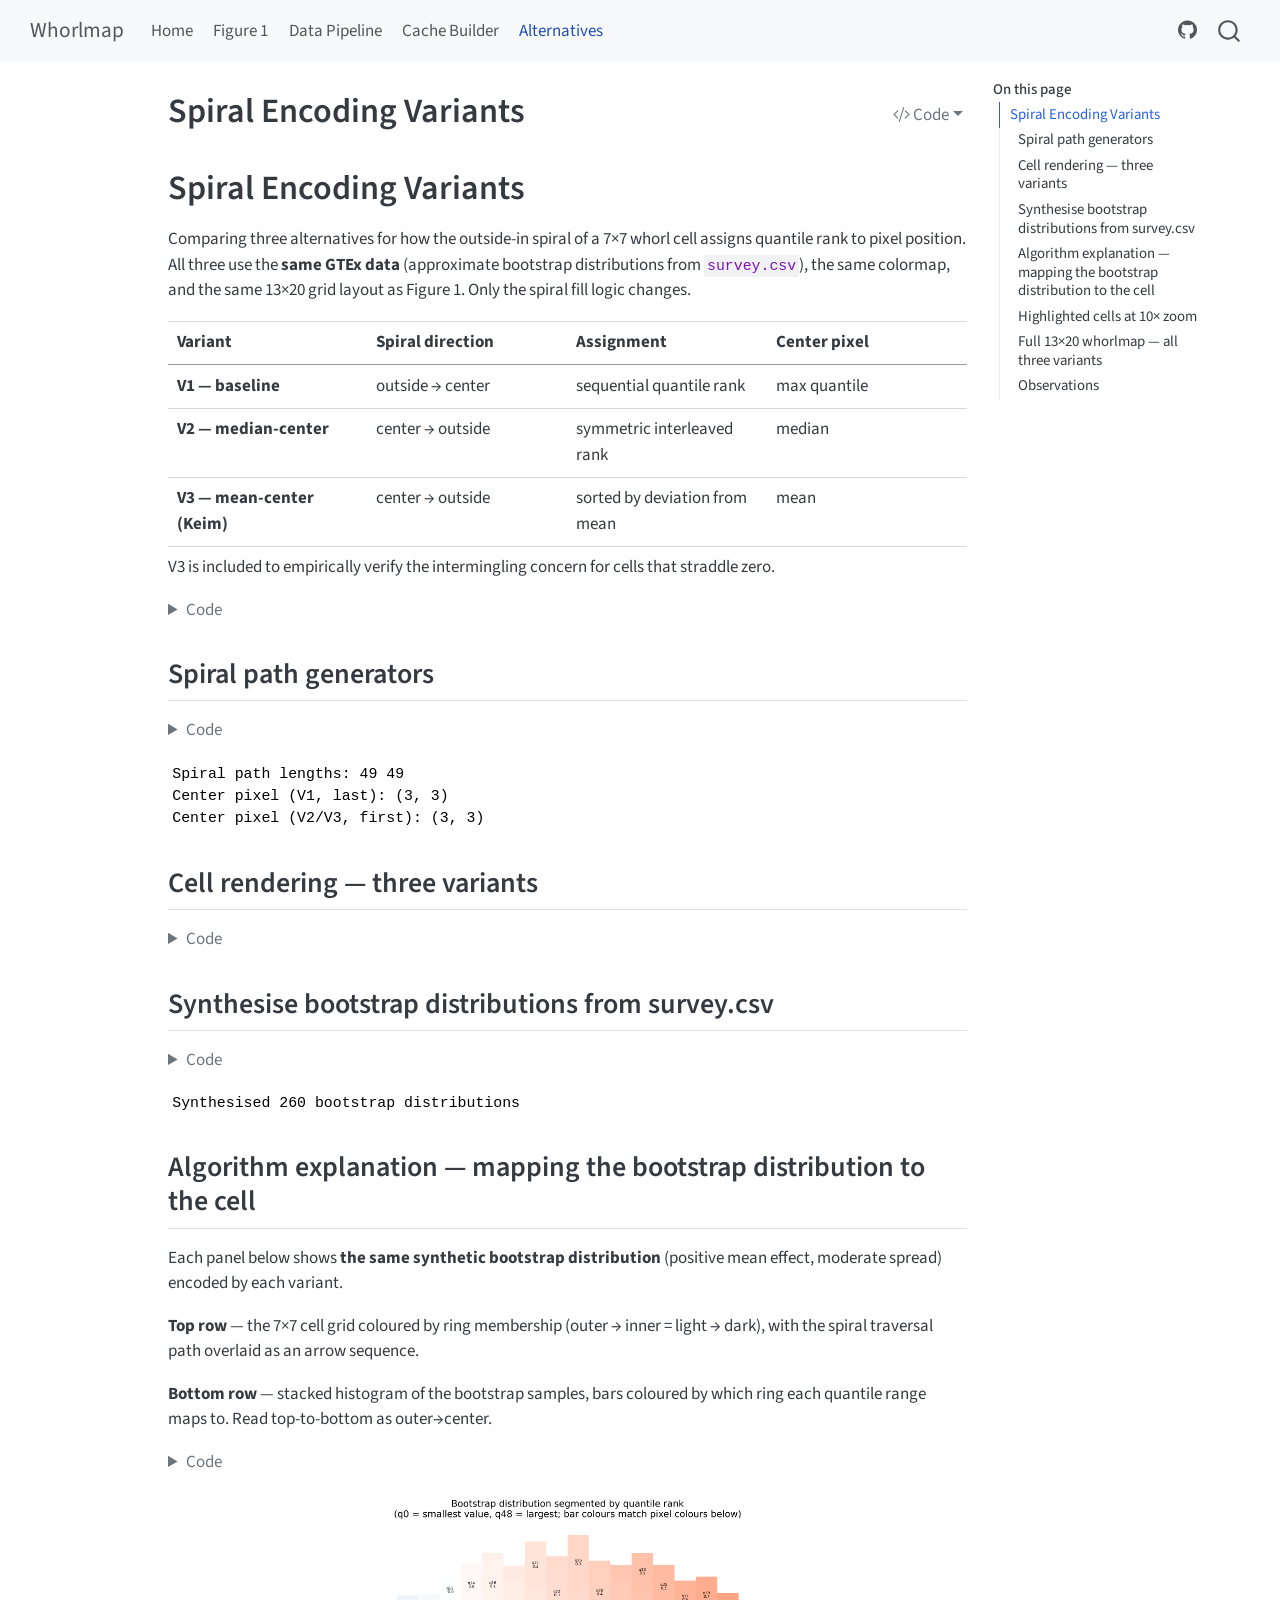
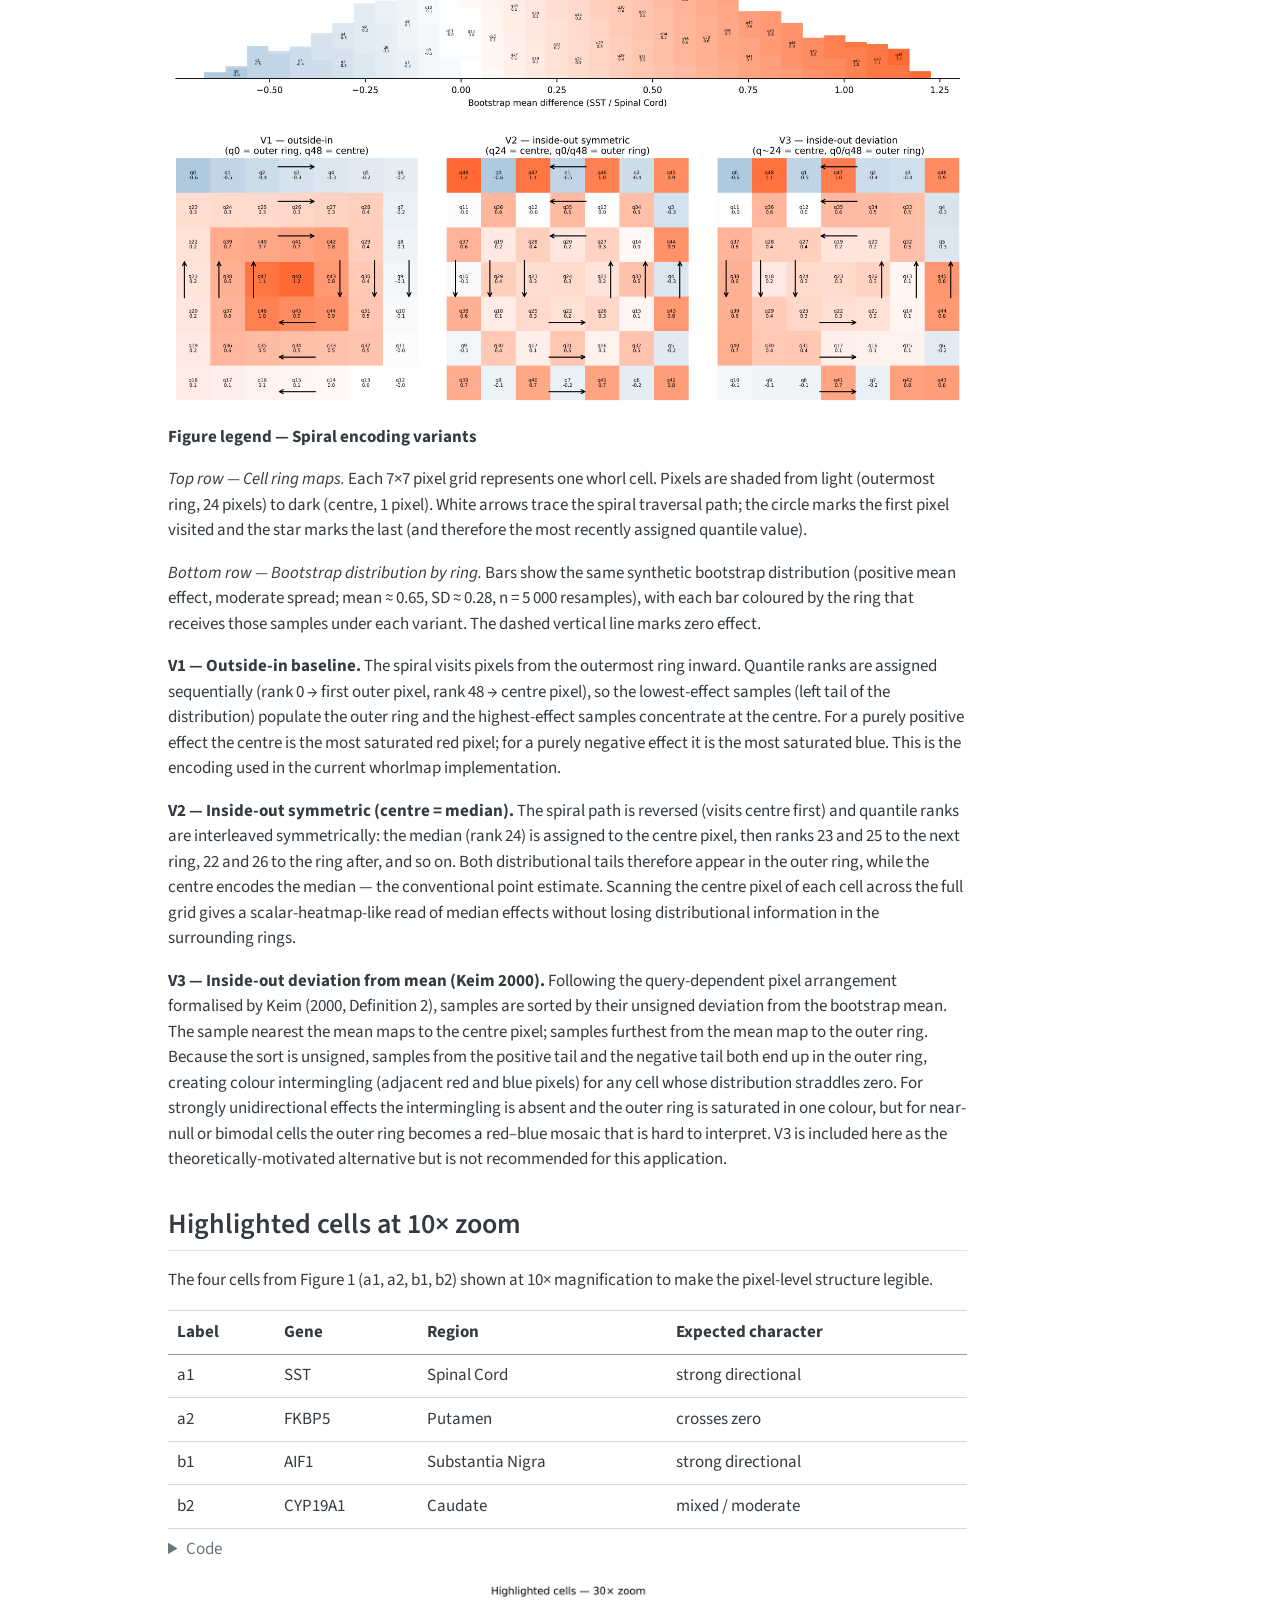
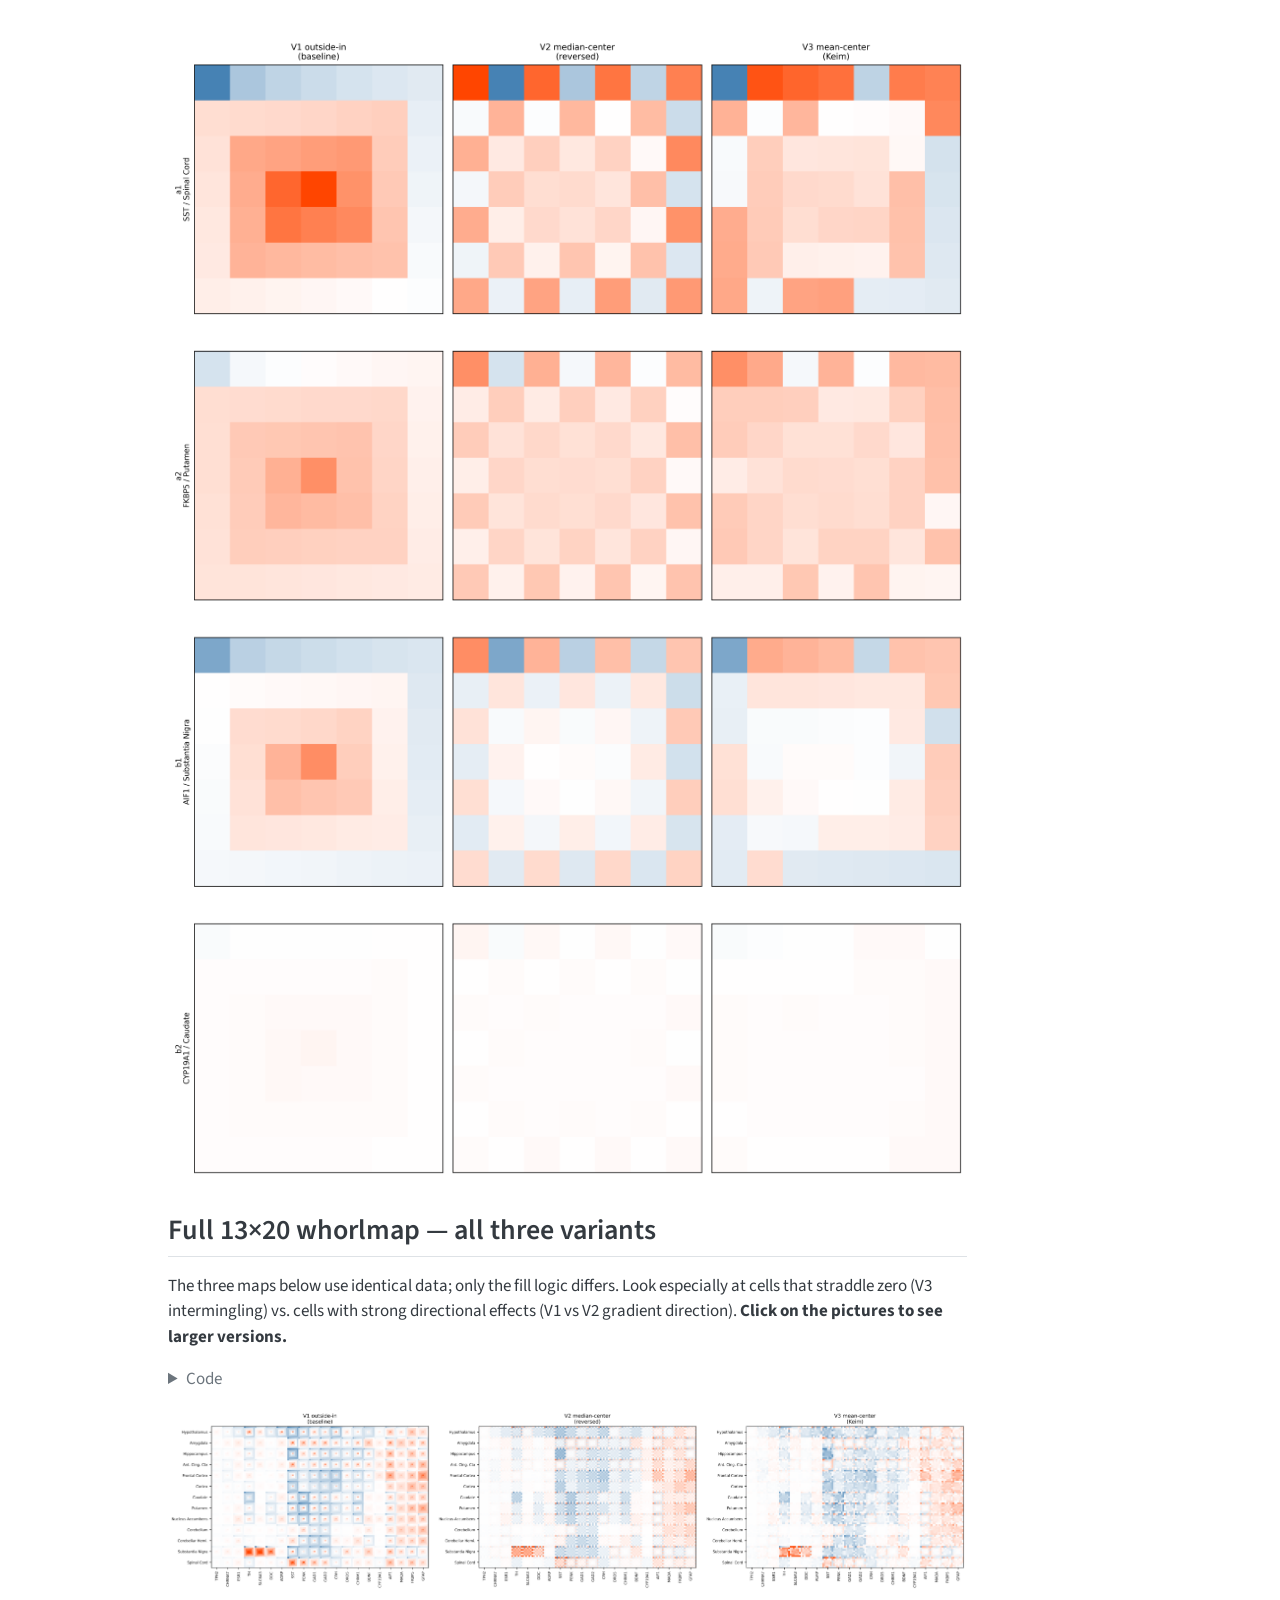
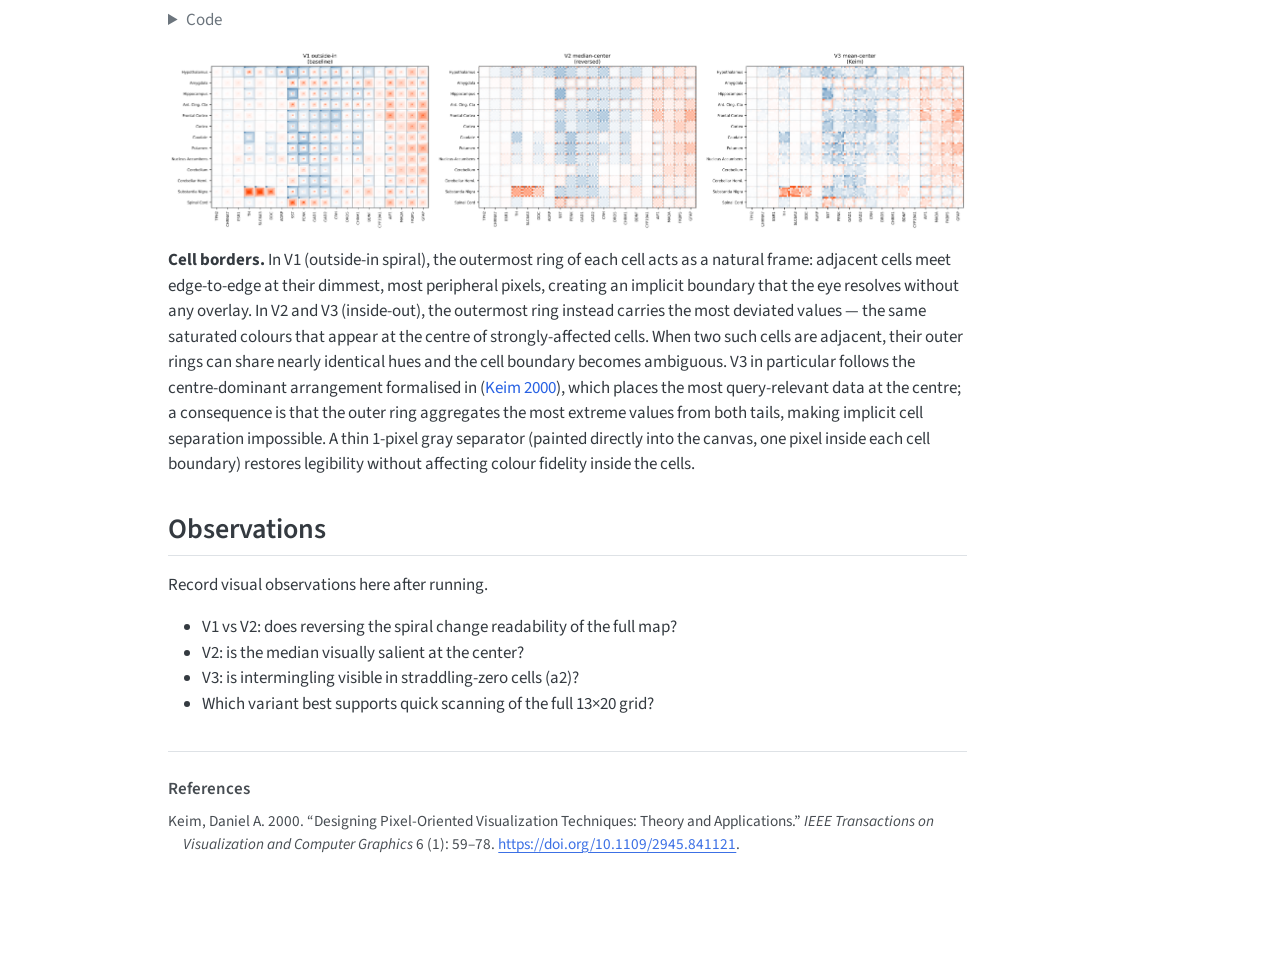
<file: nbs/alternatives/spiral_variants.html>
<!DOCTYPE html>
<html xmlns="http://www.w3.org/1999/xhtml" lang="en" xml:lang="en"><head>

<meta charset="utf-8">
<meta name="generator" content="quarto-1.11.9">

<meta name="viewport" content="width=device-width, initial-scale=1.0, user-scalable=yes">


<title>Spiral Encoding Variants – Whorlmap</title>
<style>
/* Default styles provided by pandoc.
** See https://pandoc.org/MANUAL.html#variables-for-html for config info.
*/
span.smallcaps{font-variant: small-caps;}
div.columns{display: flex; gap: 1.5em;}
div.column{flex: auto;}
@media screen {
div.columns{gap: min(4vw, 1.5em);}
div.column{overflow-x: auto;}
}
div.hanging-indent{margin-left: 1.5em; text-indent: -1.5em;}
ul.task-list{list-style: none;}
ul.task-list li input[type="checkbox"] {
  width: 0.8em;
  margin: 0 0.8em 0.2em -1em; /* quarto-specific, see https://github.com/quarto-dev/quarto-cli/issues/4556 */ 
  vertical-align: middle;
}
/* CSS for syntax highlighting */
html { -webkit-text-size-adjust: 100%; }
pre > code.sourceCode { white-space: pre; position: relative; }
pre > code.sourceCode > span { display: inline-block; line-height: 1.25; }
pre > code.sourceCode > span:empty { height: 1.2em; }
.sourceCode { overflow: visible; }
code.sourceCode > span { color: inherit; text-decoration: inherit; }
div.sourceCode { margin: 1em 0; }
pre.sourceCode { margin: 0; }
@media screen {
div.sourceCode { overflow: auto; }
}
@media print {
pre > code.sourceCode { white-space: pre-wrap; }
pre > code.sourceCode > span { text-indent: -5em; padding-left: 5em; }
}
pre.numberSource code
  { counter-reset: source-line 0; }
pre.numberSource code > span
  { position: relative; left: -4em; counter-increment: source-line; }
pre.numberSource code > span > a:first-child::before
  { content: counter(source-line);
    position: relative; left: -1em; text-align: right; vertical-align: baseline;
    border: none; display: inline-block;
    -webkit-touch-callout: none; -webkit-user-select: none;
    -khtml-user-select: none; -moz-user-select: none;
    -ms-user-select: none; user-select: none;
    padding: 0 4px; width: 4em;
  }
pre.numberSource { margin-left: 3em;  padding-left: 4px; }
div.sourceCode
  {   }
@media screen {
pre > code.sourceCode > span > a:first-child::before { text-decoration: underline; }
}
/* CSS for citations */
div.csl-bib-body { }
div.csl-entry {
  clear: both;
}
.hanging-indent div.csl-entry {
  margin-left:2em;
  text-indent:-2em;
}
div.csl-left-margin {
  min-width:2em;
  float:left;
}
div.csl-right-inline {
  margin-left:2em;
  padding-left:1em;
}
div.csl-indent {
  margin-left: 2em;
}</style>


<script src="../../site_libs/quarto-nav/quarto-nav.js"></script>
<script src="../../site_libs/quarto-nav/headroom.min.js"></script>
<script src="../../site_libs/clipboard/clipboard.min.js"></script>
<script src="../../site_libs/quarto-search/autocomplete.umd.js"></script>
<script src="../../site_libs/quarto-search/fuse.min.js"></script>
<script src="../../site_libs/quarto-search/quarto-search.js"></script>
<meta name="quarto:offset" content="../../">
<script src="../../site_libs/quarto-html/quarto.js" type="module"></script>
<script src="../../site_libs/quarto-html/tabsets/tabsets.js" type="module"></script>
<script src="../../site_libs/quarto-html/scrollable-regions/scrollable-regions.js" type="module"></script>
<script src="../../site_libs/quarto-html/popper.min.js"></script>
<script src="../../site_libs/quarto-html/tippy.umd.min.js"></script>
<script src="../../site_libs/quarto-html/anchor.min.js"></script>
<link href="../../site_libs/quarto-html/tippy.css" rel="stylesheet">
<link href="../../site_libs/quarto-html/quarto-syntax-highlighting-63b5708e65d6cd79cd7618c58d0c21e7.css" rel="stylesheet" id="quarto-text-highlighting-styles">
<script src="../../site_libs/bootstrap/bootstrap.min.js"></script>
<link href="../../site_libs/bootstrap/bootstrap-icons.css" rel="stylesheet">
<link href="../../site_libs/bootstrap/bootstrap-8d3ad9c781c51ccd60b292c95058b2c2.min.css" rel="stylesheet" append-hash="true" id="quarto-bootstrap" data-mode="light">
<script src="../../site_libs/quarto-contrib/glightbox/glightbox.min.js"></script>
<link href="../../site_libs/quarto-contrib/glightbox/glightbox.min.css" rel="stylesheet">
<link href="../../site_libs/quarto-contrib/glightbox/lightbox.css" rel="stylesheet">
<script id="quarto-search-options" type="application/json">{
  "location": "navbar",
  "copy-button": false,
  "collapse-after": 3,
  "panel-placement": "end",
  "type": "overlay",
  "limit": 50,
  "keyboard-shortcut": [
    "f",
    "/",
    "s"
  ],
  "show-item-context": false,
  "language": {
    "search-no-results-text": "No results",
    "search-matching-documents-text": "matching documents",
    "search-copy-link-title": "Copy link to search",
    "search-hide-matches-text": "Hide additional matches",
    "search-more-match-text": "more match in this document",
    "search-more-matches-text": "more matches in this document",
    "search-clear-button-title": "Clear",
    "search-text-placeholder": "",
    "search-detached-cancel-button-title": "Cancel",
    "search-submit-button-title": "Submit",
    "search-label": "Search"
  }
}</script>


<link rel="stylesheet" href="../../custom.css">
</head>

<body class="nav-fixed quarto-light"><a id="quarto-skip-link" class="visually-hidden-focusable" href="#quarto-document-content">Skip to main content</a>

<div id="quarto-search-results"></div>
  <header id="quarto-header" class="headroom fixed-top">
    <nav class="navbar navbar-expand-lg " data-bs-theme="dark" aria-label="Site">
      <div class="navbar-container container-fluid">
      <div class="navbar-brand-container mx-auto">
    <a class="navbar-brand" href="../../index.html">
    <span class="navbar-title">Whorlmap</span>
    </a>
  </div>
          <button class="navbar-toggler" type="button" data-bs-toggle="collapse" data-bs-target="#navbarCollapse" aria-controls="navbarCollapse" aria-expanded="false" aria-label="Toggle navigation" onclick="if (window.quartoToggleHeadroom) { window.quartoToggleHeadroom(); }">
  <span class="navbar-toggler-icon"></span>
</button>
          <div class="collapse navbar-collapse" id="navbarCollapse">
            <ul class="navbar-nav navbar-nav-scroll me-auto">
  <li class="nav-item">
    <a class="nav-link" href="../../index.html"> 
<span class="menu-text">Home</span></a>
  </li>  
  <li class="nav-item">
    <a class="nav-link" href="../../nbs/figure1.html"> 
<span class="menu-text">Figure 1</span></a>
  </li>  
  <li class="nav-item">
    <a class="nav-link" href="../../nbs/helpers/survey.html"> 
<span class="menu-text">Data Pipeline</span></a>
  </li>  
  <li class="nav-item">
    <a class="nav-link" href="../../nbs/helpers/make_cache.html"> 
<span class="menu-text">Cache Builder</span></a>
  </li>  
  <li class="nav-item">
    <a class="nav-link active" href="../../nbs/alternatives/spiral_variants.html" aria-current="page"> 
<span class="menu-text">Alternatives</span></a>
  </li>  
</ul>
            <ul class="navbar-nav navbar-nav-scroll ms-auto">
  <li class="nav-item compact">
    <a class="nav-link" href="https://github.com/sangyu/whorlmap-paper"> <i class="bi bi-github" role="img" aria-label="GitHub">
</i> 
<span class="menu-text"></span></a>
  </li>  
</ul>
          </div> <!-- /navcollapse -->
            <div class="quarto-navbar-tools">
</div>
            <div id="quarto-search" class="" title="Search"></div>
      </div> <!-- /container-fluid -->
    </nav>
</header>
<!-- content -->
<div id="quarto-content" class="quarto-container page-columns page-rows-contents page-layout-article page-navbar">
<!-- sidebar -->
<!-- margin-sidebar -->
    <div id="quarto-margin-sidebar" class="sidebar margin-sidebar">
        <nav id="TOC" role="doc-toc" aria-labelledby="toc-title" class="toc-active">
    <h2 id="toc-title">On this page</h2>
   
  <ul>
  <li><a href="#spiral-encoding-variants" id="toc-spiral-encoding-variants" class="nav-link active" data-scroll-target="#spiral-encoding-variants">Spiral Encoding Variants</a>
  <ul class="collapse">
  <li><a href="#spiral-path-generators" id="toc-spiral-path-generators" class="nav-link" data-scroll-target="#spiral-path-generators">Spiral path generators</a></li>
  <li><a href="#cell-rendering-three-variants" id="toc-cell-rendering-three-variants" class="nav-link" data-scroll-target="#cell-rendering-three-variants">Cell rendering — three variants</a></li>
  <li><a href="#synthesise-bootstrap-distributions-from-survey.csv" id="toc-synthesise-bootstrap-distributions-from-survey.csv" class="nav-link" data-scroll-target="#synthesise-bootstrap-distributions-from-survey.csv">Synthesise bootstrap distributions from survey.csv</a></li>
  <li><a href="#algorithm-explanation-mapping-the-bootstrap-distribution-to-the-cell" id="toc-algorithm-explanation-mapping-the-bootstrap-distribution-to-the-cell" class="nav-link" data-scroll-target="#algorithm-explanation-mapping-the-bootstrap-distribution-to-the-cell">Algorithm explanation — mapping the bootstrap distribution to the cell</a></li>
  <li><a href="#highlighted-cells-at-10-zoom" id="toc-highlighted-cells-at-10-zoom" class="nav-link" data-scroll-target="#highlighted-cells-at-10-zoom">Highlighted cells at 10× zoom</a></li>
  <li><a href="#full-1320-whorlmap-all-three-variants" id="toc-full-1320-whorlmap-all-three-variants" class="nav-link" data-scroll-target="#full-1320-whorlmap-all-three-variants">Full 13×20 whorlmap — all three variants</a></li>
  <li><a href="#observations" id="toc-observations" class="nav-link" data-scroll-target="#observations">Observations</a></li>
  </ul></li>
  </ul>
</nav>
    </div>
<!-- main -->
<main class="content" id="quarto-document-content" tabindex="-1">

<header id="title-block-header" class="quarto-title-block default">
<div class="quarto-title">
<div class="quarto-title-block"><div><h1 class="title">Spiral Encoding Variants</h1><button type="button" class="btn code-tools-button dropdown-toggle" id="quarto-code-tools-menu" data-bs-toggle="dropdown" aria-expanded="false"><i class="bi"></i> Code</button><ul class="dropdown-menu dropdown-menu-end" aria-labelelledby="quarto-code-tools-menu"><li><a id="quarto-show-all-code" class="dropdown-item" href="javascript:void(0)" role="button">Show All Code</a></li><li><a id="quarto-hide-all-code" class="dropdown-item" href="javascript:void(0)" role="button">Hide All Code</a></li></ul></div></div>
</div>



<div class="quarto-title-meta">

    
  
    
  </div>
  


</header>


<section id="spiral-encoding-variants" class="level1">
<h1>Spiral Encoding Variants</h1>
<p>Comparing three alternatives for how the outside-in spiral of a 7×7 whorl cell assigns quantile rank to pixel position. All three use the <strong>same GTEx data</strong> (approximate bootstrap distributions from <code>survey.csv</code>), the same colormap, and the same 13×20 grid layout as Figure 1. Only the spiral fill logic changes.</p>
<table class="caption-top table">
<colgroup>
<col style="width: 25%">
<col style="width: 25%">
<col style="width: 25%">
<col style="width: 25%">
</colgroup>
<thead>
<tr class="header">
<th>Variant</th>
<th>Spiral direction</th>
<th>Assignment</th>
<th>Center pixel</th>
</tr>
</thead>
<tbody>
<tr class="odd">
<td><strong>V1 — baseline</strong></td>
<td>outside → center</td>
<td>sequential quantile rank</td>
<td>max quantile</td>
</tr>
<tr class="even">
<td><strong>V2 — median-center</strong></td>
<td>center → outside</td>
<td>symmetric interleaved rank</td>
<td>median</td>
</tr>
<tr class="odd">
<td><strong>V3 — mean-center (Keim)</strong></td>
<td>center → outside</td>
<td>sorted by deviation from mean</td>
<td>mean</td>
</tr>
</tbody>
</table>
<p>V3 is included to empirically verify the intermingling concern for cells that straddle zero.</p>
<div id="77fc26da" class="cell" data-quarto-private-1="{&quot;key&quot;:&quot;execution&quot;,&quot;value&quot;:{&quot;iopub.execute_input&quot;:&quot;2026-06-30T03:48:15.845708Z&quot;,&quot;iopub.status.busy&quot;:&quot;2026-06-30T03:48:15.845419Z&quot;,&quot;iopub.status.idle&quot;:&quot;2026-06-30T03:48:16.320092Z&quot;,&quot;shell.execute_reply&quot;:&quot;2026-06-30T03:48:16.319764Z&quot;}}" data-execution_count="1">
<details class="code-fold">
<summary>Code</summary>
<div class="code-copy-outer-scaffold"><div class="sourceCode cell-code" id="cb1"><pre class="sourceCode python code-with-copy"><code class="sourceCode python"><span id="cb1-1"><a href="#cb1-1" aria-hidden="true" tabindex="-1"></a><span class="im">import</span> numpy <span class="im">as</span> np</span>
<span id="cb1-2"><a href="#cb1-2" aria-hidden="true" tabindex="-1"></a><span class="im">import</span> pandas <span class="im">as</span> pd</span>
<span id="cb1-3"><a href="#cb1-3" aria-hidden="true" tabindex="-1"></a><span class="im">import</span> matplotlib.pyplot <span class="im">as</span> plt</span>
<span id="cb1-4"><a href="#cb1-4" aria-hidden="true" tabindex="-1"></a><span class="im">import</span> matplotlib.patches <span class="im">as</span> patches</span>
<span id="cb1-5"><a href="#cb1-5" aria-hidden="true" tabindex="-1"></a><span class="im">from</span> matplotlib.colors <span class="im">import</span> LinearSegmentedColormap, Normalize</span>
<span id="cb1-6"><a href="#cb1-6" aria-hidden="true" tabindex="-1"></a><span class="im">from</span> pathlib <span class="im">import</span> Path</span>
<span id="cb1-7"><a href="#cb1-7" aria-hidden="true" tabindex="-1"></a></span>
<span id="cb1-8"><a href="#cb1-8" aria-hidden="true" tabindex="-1"></a>rng <span class="op">=</span> np.random.default_rng(<span class="dv">42</span>)</span>
<span id="cb1-9"><a href="#cb1-9" aria-hidden="true" tabindex="-1"></a></span>
<span id="cb1-10"><a href="#cb1-10" aria-hidden="true" tabindex="-1"></a>CMAP <span class="op">=</span> LinearSegmentedColormap.from_list(<span class="st">'swo'</span>, [<span class="st">'steelblue'</span>, <span class="st">'white'</span>, <span class="st">'orangered'</span>], N<span class="op">=</span><span class="dv">256</span>)</span>
<span id="cb1-11"><a href="#cb1-11" aria-hidden="true" tabindex="-1"></a>NORM <span class="op">=</span> Normalize(vmin<span class="op">=-</span><span class="fl">1.5</span>, vmax<span class="op">=</span><span class="fl">1.5</span>)</span>
<span id="cb1-12"><a href="#cb1-12" aria-hidden="true" tabindex="-1"></a></span>
<span id="cb1-13"><a href="#cb1-13" aria-hidden="true" tabindex="-1"></a>DATA_DIR <span class="op">=</span> Path(<span class="st">'../gtex_data'</span>)</span></code></pre></div><button title="Copy to Clipboard" class="code-copy-button"><i class="bi"></i></button></div>
</details>
</div>
<section id="spiral-path-generators" class="level2">
<h2 class="anchored" data-anchor-id="spiral-path-generators">Spiral path generators</h2>
<div id="994af8a0" class="cell" data-quarto-private-1="{&quot;key&quot;:&quot;execution&quot;,&quot;value&quot;:{&quot;iopub.execute_input&quot;:&quot;2026-06-30T03:48:16.322110Z&quot;,&quot;iopub.status.busy&quot;:&quot;2026-06-30T03:48:16.321979Z&quot;,&quot;iopub.status.idle&quot;:&quot;2026-06-30T03:48:16.325505Z&quot;,&quot;shell.execute_reply&quot;:&quot;2026-06-30T03:48:16.325147Z&quot;}}" data-execution_count="2">
<details class="code-fold">
<summary>Code</summary>
<div class="code-copy-outer-scaffold"><div class="sourceCode cell-code" id="cb2"><pre class="sourceCode python code-with-copy"><code class="sourceCode python"><span id="cb2-1"><a href="#cb2-1" aria-hidden="true" tabindex="-1"></a><span class="kw">def</span> spiral_outside_in(n<span class="op">=</span><span class="dv">7</span>):</span>
<span id="cb2-2"><a href="#cb2-2" aria-hidden="true" tabindex="-1"></a>    <span class="co">"""(row, col) pairs in outside-in rectangular spiral order."""</span></span>
<span id="cb2-3"><a href="#cb2-3" aria-hidden="true" tabindex="-1"></a>    path, top, bottom, left, right <span class="op">=</span> [], <span class="dv">0</span>, n<span class="op">-</span><span class="dv">1</span>, <span class="dv">0</span>, n<span class="op">-</span><span class="dv">1</span></span>
<span id="cb2-4"><a href="#cb2-4" aria-hidden="true" tabindex="-1"></a>    <span class="cf">while</span> top <span class="op">&lt;=</span> bottom <span class="kw">and</span> left <span class="op">&lt;=</span> right:</span>
<span id="cb2-5"><a href="#cb2-5" aria-hidden="true" tabindex="-1"></a>        <span class="cf">for</span> c <span class="kw">in</span> <span class="bu">range</span>(left, right<span class="op">+</span><span class="dv">1</span>):  path.append((top, c))</span>
<span id="cb2-6"><a href="#cb2-6" aria-hidden="true" tabindex="-1"></a>        top <span class="op">+=</span> <span class="dv">1</span></span>
<span id="cb2-7"><a href="#cb2-7" aria-hidden="true" tabindex="-1"></a>        <span class="cf">for</span> r <span class="kw">in</span> <span class="bu">range</span>(top, bottom<span class="op">+</span><span class="dv">1</span>):  path.append((r, right))</span>
<span id="cb2-8"><a href="#cb2-8" aria-hidden="true" tabindex="-1"></a>        right <span class="op">-=</span> <span class="dv">1</span></span>
<span id="cb2-9"><a href="#cb2-9" aria-hidden="true" tabindex="-1"></a>        <span class="cf">if</span> top <span class="op">&lt;=</span> bottom:</span>
<span id="cb2-10"><a href="#cb2-10" aria-hidden="true" tabindex="-1"></a>            <span class="cf">for</span> c <span class="kw">in</span> <span class="bu">range</span>(right, left<span class="op">-</span><span class="dv">1</span>, <span class="op">-</span><span class="dv">1</span>): path.append((bottom, c))</span>
<span id="cb2-11"><a href="#cb2-11" aria-hidden="true" tabindex="-1"></a>            bottom <span class="op">-=</span> <span class="dv">1</span></span>
<span id="cb2-12"><a href="#cb2-12" aria-hidden="true" tabindex="-1"></a>        <span class="cf">if</span> left <span class="op">&lt;=</span> right:</span>
<span id="cb2-13"><a href="#cb2-13" aria-hidden="true" tabindex="-1"></a>            <span class="cf">for</span> r <span class="kw">in</span> <span class="bu">range</span>(bottom, top<span class="op">-</span><span class="dv">1</span>, <span class="op">-</span><span class="dv">1</span>): path.append((r, left))</span>
<span id="cb2-14"><a href="#cb2-14" aria-hidden="true" tabindex="-1"></a>            left <span class="op">+=</span> <span class="dv">1</span></span>
<span id="cb2-15"><a href="#cb2-15" aria-hidden="true" tabindex="-1"></a>    <span class="cf">return</span> path</span>
<span id="cb2-16"><a href="#cb2-16" aria-hidden="true" tabindex="-1"></a></span>
<span id="cb2-17"><a href="#cb2-17" aria-hidden="true" tabindex="-1"></a><span class="kw">def</span> spiral_inside_out(n<span class="op">=</span><span class="dv">7</span>):</span>
<span id="cb2-18"><a href="#cb2-18" aria-hidden="true" tabindex="-1"></a>    <span class="cf">return</span> <span class="bu">list</span>(<span class="bu">reversed</span>(spiral_outside_in(n)))</span>
<span id="cb2-19"><a href="#cb2-19" aria-hidden="true" tabindex="-1"></a></span>
<span id="cb2-20"><a href="#cb2-20" aria-hidden="true" tabindex="-1"></a>PATH_OUT_IN  <span class="op">=</span> spiral_outside_in(<span class="dv">7</span>)  <span class="co"># V1</span></span>
<span id="cb2-21"><a href="#cb2-21" aria-hidden="true" tabindex="-1"></a>PATH_IN_OUT  <span class="op">=</span> spiral_inside_out(<span class="dv">7</span>)  <span class="co"># V2, V3</span></span>
<span id="cb2-22"><a href="#cb2-22" aria-hidden="true" tabindex="-1"></a></span>
<span id="cb2-23"><a href="#cb2-23" aria-hidden="true" tabindex="-1"></a>N_PIX <span class="op">=</span> <span class="dv">49</span></span>
<span id="cb2-24"><a href="#cb2-24" aria-hidden="true" tabindex="-1"></a><span class="bu">print</span>(<span class="st">'Spiral path lengths:'</span>, <span class="bu">len</span>(PATH_OUT_IN), <span class="bu">len</span>(PATH_IN_OUT))</span>
<span id="cb2-25"><a href="#cb2-25" aria-hidden="true" tabindex="-1"></a><span class="bu">print</span>(<span class="st">'Center pixel (V1, last):'</span>, PATH_OUT_IN[<span class="op">-</span><span class="dv">1</span>])</span>
<span id="cb2-26"><a href="#cb2-26" aria-hidden="true" tabindex="-1"></a><span class="bu">print</span>(<span class="st">'Center pixel (V2/V3, first):'</span>, PATH_IN_OUT[<span class="dv">0</span>])</span></code></pre></div><button title="Copy to Clipboard" class="code-copy-button"><i class="bi"></i></button></div>
</details>
<div class="cell-output cell-output-stdout">
<pre><code>Spiral path lengths: 49 49
Center pixel (V1, last): (3, 3)
Center pixel (V2/V3, first): (3, 3)</code></pre>
</div>
</div>
</section>
<section id="cell-rendering-three-variants" class="level2">
<h2 class="anchored" data-anchor-id="cell-rendering-three-variants">Cell rendering — three variants</h2>
<div id="6a71c024" class="cell" data-quarto-private-1="{&quot;key&quot;:&quot;execution&quot;,&quot;value&quot;:{&quot;iopub.execute_input&quot;:&quot;2026-06-30T03:48:16.326954Z&quot;,&quot;iopub.status.busy&quot;:&quot;2026-06-30T03:48:16.326868Z&quot;,&quot;iopub.status.idle&quot;:&quot;2026-06-30T03:48:16.330779Z&quot;,&quot;shell.execute_reply&quot;:&quot;2026-06-30T03:48:16.330507Z&quot;}}" data-execution_count="3">
<details class="code-fold">
<summary>Code</summary>
<div class="code-copy-outer-scaffold"><div class="sourceCode cell-code" id="cb4"><pre class="sourceCode python code-with-copy"><code class="sourceCode python"><span id="cb4-1"><a href="#cb4-1" aria-hidden="true" tabindex="-1"></a><span class="kw">def</span> render_v1(samples, n<span class="op">=</span><span class="dv">7</span>):</span>
<span id="cb4-2"><a href="#cb4-2" aria-hidden="true" tabindex="-1"></a>    <span class="co">"""V1 — outside-in, sequential quantile rank (baseline)."""</span></span>
<span id="cb4-3"><a href="#cb4-3" aria-hidden="true" tabindex="-1"></a>    q <span class="op">=</span> np.linspace(<span class="dv">0</span>, <span class="dv">1</span>, N_PIX)</span>
<span id="cb4-4"><a href="#cb4-4" aria-hidden="true" tabindex="-1"></a>    vals <span class="op">=</span> np.quantile(samples, q)</span>
<span id="cb4-5"><a href="#cb4-5" aria-hidden="true" tabindex="-1"></a>    img <span class="op">=</span> np.zeros((n, n, <span class="dv">4</span>))</span>
<span id="cb4-6"><a href="#cb4-6" aria-hidden="true" tabindex="-1"></a>    <span class="cf">for</span> i, (r, c) <span class="kw">in</span> <span class="bu">enumerate</span>(PATH_OUT_IN):</span>
<span id="cb4-7"><a href="#cb4-7" aria-hidden="true" tabindex="-1"></a>        img[r, c] <span class="op">=</span> CMAP(NORM(vals[i]))</span>
<span id="cb4-8"><a href="#cb4-8" aria-hidden="true" tabindex="-1"></a>    <span class="cf">return</span> img</span>
<span id="cb4-9"><a href="#cb4-9" aria-hidden="true" tabindex="-1"></a></span>
<span id="cb4-10"><a href="#cb4-10" aria-hidden="true" tabindex="-1"></a><span class="kw">def</span> render_v2(samples, n<span class="op">=</span><span class="dv">7</span>):</span>
<span id="cb4-11"><a href="#cb4-11" aria-hidden="true" tabindex="-1"></a>    <span class="co">"""V2 — inside-out, symmetric interleaved rank (center = median)."""</span></span>
<span id="cb4-12"><a href="#cb4-12" aria-hidden="true" tabindex="-1"></a>    q <span class="op">=</span> np.linspace(<span class="dv">0</span>, <span class="dv">1</span>, N_PIX)</span>
<span id="cb4-13"><a href="#cb4-13" aria-hidden="true" tabindex="-1"></a>    vals <span class="op">=</span> np.quantile(samples, q)</span>
<span id="cb4-14"><a href="#cb4-14" aria-hidden="true" tabindex="-1"></a>    <span class="co"># Interleave: center gets median, then alternate lower/upper outward</span></span>
<span id="cb4-15"><a href="#cb4-15" aria-hidden="true" tabindex="-1"></a>    mid <span class="op">=</span> N_PIX <span class="op">//</span> <span class="dv">2</span></span>
<span id="cb4-16"><a href="#cb4-16" aria-hidden="true" tabindex="-1"></a>    interleaved <span class="op">=</span> []</span>
<span id="cb4-17"><a href="#cb4-17" aria-hidden="true" tabindex="-1"></a>    lo, hi <span class="op">=</span> mid, mid</span>
<span id="cb4-18"><a href="#cb4-18" aria-hidden="true" tabindex="-1"></a>    interleaved.append(vals[mid])</span>
<span id="cb4-19"><a href="#cb4-19" aria-hidden="true" tabindex="-1"></a>    <span class="cf">for</span> _ <span class="kw">in</span> <span class="bu">range</span>(mid):</span>
<span id="cb4-20"><a href="#cb4-20" aria-hidden="true" tabindex="-1"></a>        lo <span class="op">-=</span> <span class="dv">1</span><span class="op">;</span> interleaved.append(vals[lo])</span>
<span id="cb4-21"><a href="#cb4-21" aria-hidden="true" tabindex="-1"></a>        hi <span class="op">+=</span> <span class="dv">1</span><span class="op">;</span> interleaved.append(vals[hi])</span>
<span id="cb4-22"><a href="#cb4-22" aria-hidden="true" tabindex="-1"></a>    img <span class="op">=</span> np.zeros((n, n, <span class="dv">4</span>))</span>
<span id="cb4-23"><a href="#cb4-23" aria-hidden="true" tabindex="-1"></a>    <span class="cf">for</span> i, (r, c) <span class="kw">in</span> <span class="bu">enumerate</span>(PATH_IN_OUT):</span>
<span id="cb4-24"><a href="#cb4-24" aria-hidden="true" tabindex="-1"></a>        img[r, c] <span class="op">=</span> CMAP(NORM(interleaved[i]))</span>
<span id="cb4-25"><a href="#cb4-25" aria-hidden="true" tabindex="-1"></a>    <span class="cf">return</span> img</span>
<span id="cb4-26"><a href="#cb4-26" aria-hidden="true" tabindex="-1"></a></span>
<span id="cb4-27"><a href="#cb4-27" aria-hidden="true" tabindex="-1"></a><span class="kw">def</span> render_v3(samples, n<span class="op">=</span><span class="dv">7</span>):</span>
<span id="cb4-28"><a href="#cb4-28" aria-hidden="true" tabindex="-1"></a>    <span class="co">"""V3 — inside-out, sorted by |deviation from mean| (Keim). Center = mean.</span></span>
<span id="cb4-29"><a href="#cb4-29" aria-hidden="true" tabindex="-1"></a><span class="co">    </span></span>
<span id="cb4-30"><a href="#cb4-30" aria-hidden="true" tabindex="-1"></a><span class="co">    Uses one representative sample per pixel (evenly spaced after sorting by</span></span>
<span id="cb4-31"><a href="#cb4-31" aria-hidden="true" tabindex="-1"></a><span class="co">    unsigned deviation) rather than averaging a bin — averaging cancels out</span></span>
<span id="cb4-32"><a href="#cb4-32" aria-hidden="true" tabindex="-1"></a><span class="co">    the tails for straddling-zero cells and washes the outer ring to white.</span></span>
<span id="cb4-33"><a href="#cb4-33" aria-hidden="true" tabindex="-1"></a><span class="co">    """</span></span>
<span id="cb4-34"><a href="#cb4-34" aria-hidden="true" tabindex="-1"></a>    mean <span class="op">=</span> np.mean(samples)</span>
<span id="cb4-35"><a href="#cb4-35" aria-hidden="true" tabindex="-1"></a>    order <span class="op">=</span> np.argsort(np.<span class="bu">abs</span>(samples <span class="op">-</span> mean))</span>
<span id="cb4-36"><a href="#cb4-36" aria-hidden="true" tabindex="-1"></a>    sorted_samples <span class="op">=</span> samples[order]</span>
<span id="cb4-37"><a href="#cb4-37" aria-hidden="true" tabindex="-1"></a>    <span class="co"># Pick one representative per pixel, evenly spaced</span></span>
<span id="cb4-38"><a href="#cb4-38" aria-hidden="true" tabindex="-1"></a>    indices <span class="op">=</span> np.linspace(<span class="dv">0</span>, <span class="bu">len</span>(sorted_samples) <span class="op">-</span> <span class="dv">1</span>, N_PIX, dtype<span class="op">=</span><span class="bu">int</span>)</span>
<span id="cb4-39"><a href="#cb4-39" aria-hidden="true" tabindex="-1"></a>    vals <span class="op">=</span> sorted_samples[indices]</span>
<span id="cb4-40"><a href="#cb4-40" aria-hidden="true" tabindex="-1"></a>    img <span class="op">=</span> np.zeros((n, n, <span class="dv">4</span>))</span>
<span id="cb4-41"><a href="#cb4-41" aria-hidden="true" tabindex="-1"></a>    <span class="cf">for</span> i, (r, c) <span class="kw">in</span> <span class="bu">enumerate</span>(PATH_IN_OUT):</span>
<span id="cb4-42"><a href="#cb4-42" aria-hidden="true" tabindex="-1"></a>        img[r, c] <span class="op">=</span> CMAP(NORM(vals[i]))</span>
<span id="cb4-43"><a href="#cb4-43" aria-hidden="true" tabindex="-1"></a>    <span class="cf">return</span> img</span>
<span id="cb4-44"><a href="#cb4-44" aria-hidden="true" tabindex="-1"></a></span>
<span id="cb4-45"><a href="#cb4-45" aria-hidden="true" tabindex="-1"></a>RENDERERS <span class="op">=</span> {<span class="st">'V1 outside-in</span><span class="ch">\n</span><span class="st">(baseline)'</span>: render_v1,</span>
<span id="cb4-46"><a href="#cb4-46" aria-hidden="true" tabindex="-1"></a>             <span class="st">'V2 median-center</span><span class="ch">\n</span><span class="st">(reversed)'</span>: render_v2,</span>
<span id="cb4-47"><a href="#cb4-47" aria-hidden="true" tabindex="-1"></a>             <span class="st">'V3 mean-center</span><span class="ch">\n</span><span class="st">(Keim)'</span>: render_v3}</span></code></pre></div><button title="Copy to Clipboard" class="code-copy-button"><i class="bi"></i></button></div>
</details>
</div>
</section>
<section id="synthesise-bootstrap-distributions-from-survey.csv" class="level2">
<h2 class="anchored" data-anchor-id="synthesise-bootstrap-distributions-from-survey.csv">Synthesise bootstrap distributions from survey.csv</h2>
<div id="30f4d86c" class="cell" data-quarto-private-1="{&quot;key&quot;:&quot;execution&quot;,&quot;value&quot;:{&quot;iopub.execute_input&quot;:&quot;2026-06-30T03:48:16.332263Z&quot;,&quot;iopub.status.busy&quot;:&quot;2026-06-30T03:48:16.332187Z&quot;,&quot;iopub.status.idle&quot;:&quot;2026-06-30T03:48:16.353886Z&quot;,&quot;shell.execute_reply&quot;:&quot;2026-06-30T03:48:16.353619Z&quot;}}" data-execution_count="4">
<details class="code-fold">
<summary>Code</summary>
<div class="code-copy-outer-scaffold"><div class="sourceCode cell-code" id="cb5"><pre class="sourceCode python code-with-copy"><code class="sourceCode python"><span id="cb5-1"><a href="#cb5-1" aria-hidden="true" tabindex="-1"></a>RIGHT_GENES <span class="op">=</span> [</span>
<span id="cb5-2"><a href="#cb5-2" aria-hidden="true" tabindex="-1"></a>    <span class="st">'TPH2'</span>, <span class="st">'CHRNA7'</span>, <span class="st">'ESR1'</span>,</span>
<span id="cb5-3"><a href="#cb5-3" aria-hidden="true" tabindex="-1"></a>    <span class="st">'TH'</span>, <span class="st">'SLC6A3'</span>, <span class="st">'DDC'</span>, <span class="st">'AGRP'</span>,</span>
<span id="cb5-4"><a href="#cb5-4" aria-hidden="true" tabindex="-1"></a>    <span class="st">'SST'</span>, <span class="st">'PENK'</span>, <span class="st">'GAD1'</span>, <span class="st">'GAD2'</span>, <span class="st">'CRH'</span>,</span>
<span id="cb5-5"><a href="#cb5-5" aria-hidden="true" tabindex="-1"></a>    <span class="st">'DRD5'</span>, <span class="st">'CHRM1'</span>, <span class="st">'BDNF'</span>, <span class="st">'CYP19A1'</span>,</span>
<span id="cb5-6"><a href="#cb5-6" aria-hidden="true" tabindex="-1"></a>    <span class="st">'AIF1'</span>, <span class="st">'MAOA'</span>, <span class="st">'FKBP5'</span>, <span class="st">'GFAP'</span>,</span>
<span id="cb5-7"><a href="#cb5-7" aria-hidden="true" tabindex="-1"></a>]</span>
<span id="cb5-8"><a href="#cb5-8" aria-hidden="true" tabindex="-1"></a>REGION_ORDER <span class="op">=</span> [</span>
<span id="cb5-9"><a href="#cb5-9" aria-hidden="true" tabindex="-1"></a>    <span class="st">'Hypothalamus'</span>, <span class="st">'Amygdala'</span>, <span class="st">'Hippocampus'</span>, <span class="st">'Ant. Cing. Ctx'</span>,</span>
<span id="cb5-10"><a href="#cb5-10" aria-hidden="true" tabindex="-1"></a>    <span class="st">'Frontal Cortex'</span>, <span class="st">'Cortex'</span>, <span class="st">'Caudate'</span>, <span class="st">'Putamen'</span>,</span>
<span id="cb5-11"><a href="#cb5-11" aria-hidden="true" tabindex="-1"></a>    <span class="st">'Nucleus Accumbens'</span>, <span class="st">'Cerebellum'</span>, <span class="st">'Cerebellar Hemi.'</span>,</span>
<span id="cb5-12"><a href="#cb5-12" aria-hidden="true" tabindex="-1"></a>    <span class="st">'Substantia Nigra'</span>, <span class="st">'Spinal Cord'</span>,</span>
<span id="cb5-13"><a href="#cb5-13" aria-hidden="true" tabindex="-1"></a>]</span>
<span id="cb5-14"><a href="#cb5-14" aria-hidden="true" tabindex="-1"></a></span>
<span id="cb5-15"><a href="#cb5-15" aria-hidden="true" tabindex="-1"></a>survey <span class="op">=</span> pd.read_csv(DATA_DIR <span class="op">/</span> <span class="st">'survey.csv'</span>)</span>
<span id="cb5-16"><a href="#cb5-16" aria-hidden="true" tabindex="-1"></a>survey <span class="op">=</span> survey[survey.gene.isin(RIGHT_GENES) <span class="op">&amp;</span> survey.region.isin(REGION_ORDER)]</span>
<span id="cb5-17"><a href="#cb5-17" aria-hidden="true" tabindex="-1"></a></span>
<span id="cb5-18"><a href="#cb5-18" aria-hidden="true" tabindex="-1"></a><span class="co"># Synthesise 5000-sample bootstrap from mean + CI</span></span>
<span id="cb5-19"><a href="#cb5-19" aria-hidden="true" tabindex="-1"></a><span class="kw">def</span> synth_bootstrap(row, n<span class="op">=</span><span class="dv">5000</span>):</span>
<span id="cb5-20"><a href="#cb5-20" aria-hidden="true" tabindex="-1"></a>    se <span class="op">=</span> (row.ci_hi <span class="op">-</span> row.ci_lo) <span class="op">/</span> <span class="fl">3.92</span>  <span class="co"># 95% CI → SE</span></span>
<span id="cb5-21"><a href="#cb5-21" aria-hidden="true" tabindex="-1"></a>    <span class="cf">return</span> rng.normal(row.mean_md, <span class="bu">max</span>(se, <span class="fl">1e-4</span>), n)</span>
<span id="cb5-22"><a href="#cb5-22" aria-hidden="true" tabindex="-1"></a></span>
<span id="cb5-23"><a href="#cb5-23" aria-hidden="true" tabindex="-1"></a>bootstraps <span class="op">=</span> {}</span>
<span id="cb5-24"><a href="#cb5-24" aria-hidden="true" tabindex="-1"></a><span class="cf">for</span> _, row <span class="kw">in</span> survey.iterrows():</span>
<span id="cb5-25"><a href="#cb5-25" aria-hidden="true" tabindex="-1"></a>    bootstraps[(row.gene, row.region)] <span class="op">=</span> synth_bootstrap(row)</span>
<span id="cb5-26"><a href="#cb5-26" aria-hidden="true" tabindex="-1"></a></span>
<span id="cb5-27"><a href="#cb5-27" aria-hidden="true" tabindex="-1"></a><span class="bu">print</span>(<span class="ss">f'Synthesised </span><span class="sc">{</span><span class="bu">len</span>(bootstraps)<span class="sc">}</span><span class="ss"> bootstrap distributions'</span>)</span></code></pre></div><button title="Copy to Clipboard" class="code-copy-button"><i class="bi"></i></button></div>
</details>
<div class="cell-output cell-output-stdout">
<pre><code>Synthesised 260 bootstrap distributions</code></pre>
</div>
</div>
</section>
<section id="algorithm-explanation-mapping-the-bootstrap-distribution-to-the-cell" class="level2">
<h2 class="anchored" data-anchor-id="algorithm-explanation-mapping-the-bootstrap-distribution-to-the-cell">Algorithm explanation — mapping the bootstrap distribution to the cell</h2>
<p>Each panel below shows <strong>the same synthetic bootstrap distribution</strong> (positive mean effect, moderate spread) encoded by each variant.</p>
<p><strong>Top row</strong> — the 7×7 cell grid coloured by ring membership (outer → inner = light → dark), with the spiral traversal path overlaid as an arrow sequence.</p>
<p><strong>Bottom row</strong> — stacked histogram of the bootstrap samples, bars coloured by which ring each quantile range maps to. Read top-to-bottom as outer→center.</p>
<div id="b63a18b4" class="cell" data-quarto-private-1="{&quot;key&quot;:&quot;execution&quot;,&quot;value&quot;:{&quot;iopub.execute_input&quot;:&quot;2026-06-30T03:48:16.355439Z&quot;,&quot;iopub.status.busy&quot;:&quot;2026-06-30T03:48:16.355364Z&quot;,&quot;iopub.status.idle&quot;:&quot;2026-06-30T03:48:17.792040Z&quot;,&quot;shell.execute_reply&quot;:&quot;2026-06-30T03:48:17.791621Z&quot;}}" data-execution_count="5">
<details class="code-fold">
<summary>Code</summary>
<div class="code-copy-outer-scaffold"><div class="sourceCode cell-code" id="cb7"><pre class="sourceCode python code-with-copy"><code class="sourceCode python"><span id="cb7-1"><a href="#cb7-1" aria-hidden="true" tabindex="-1"></a><span class="co"># ── Bootstrap: SST / Spinal Cord (same as a1 in zoom figure) ────────────────</span></span>
<span id="cb7-2"><a href="#cb7-2" aria-hidden="true" tabindex="-1"></a>bs_sorted <span class="op">=</span> np.sort(bootstraps[(<span class="st">'SST'</span>, <span class="st">'Spinal Cord'</span>)])</span>
<span id="cb7-3"><a href="#cb7-3" aria-hidden="true" tabindex="-1"></a>_chop     <span class="op">=</span> <span class="bu">int</span>(np.ceil(<span class="bu">len</span>(bs_sorted) <span class="op">*</span> <span class="fl">0.025</span>))</span>
<span id="cb7-4"><a href="#cb7-4" aria-hidden="true" tabindex="-1"></a>bs_c      <span class="op">=</span> bs_sorted[_chop:<span class="op">-</span>_chop]</span>
<span id="cb7-5"><a href="#cb7-5" aria-hidden="true" tabindex="-1"></a></span>
<span id="cb7-6"><a href="#cb7-6" aria-hidden="true" tabindex="-1"></a><span class="co"># ── fv for each variant ───────────────────────────────────────────────────────</span></span>
<span id="cb7-7"><a href="#cb7-7" aria-hidden="true" tabindex="-1"></a><span class="kw">def</span> make_fv_v1(bs_c, N<span class="op">=</span>N_PIX):</span>
<span id="cb7-8"><a href="#cb7-8" aria-hidden="true" tabindex="-1"></a>    ranks <span class="op">=</span> np.linspace(<span class="dv">0</span>, <span class="bu">len</span>(bs_c), N, dtype<span class="op">=</span><span class="bu">int</span>)<span class="op">;</span> ranks[<span class="dv">0</span>] <span class="op">=</span> <span class="dv">1</span></span>
<span id="cb7-9"><a href="#cb7-9" aria-hidden="true" tabindex="-1"></a>    fv <span class="op">=</span> np.array([bs_c[r<span class="op">-</span><span class="dv">1</span>] <span class="cf">for</span> r <span class="kw">in</span> ranks])</span>
<span id="cb7-10"><a href="#cb7-10" aria-hidden="true" tabindex="-1"></a>    <span class="cf">if</span> <span class="bu">sum</span>(v <span class="op">&gt;</span> <span class="dv">0</span> <span class="cf">for</span> v <span class="kw">in</span> bs_c) <span class="op">&lt;</span> <span class="bu">len</span>(bs_c) <span class="op">/</span> <span class="dv">2</span>:</span>
<span id="cb7-11"><a href="#cb7-11" aria-hidden="true" tabindex="-1"></a>        fv <span class="op">=</span> fv[::<span class="op">-</span><span class="dv">1</span>]</span>
<span id="cb7-12"><a href="#cb7-12" aria-hidden="true" tabindex="-1"></a>    <span class="cf">return</span> fv</span>
<span id="cb7-13"><a href="#cb7-13" aria-hidden="true" tabindex="-1"></a></span>
<span id="cb7-14"><a href="#cb7-14" aria-hidden="true" tabindex="-1"></a><span class="kw">def</span> make_fv_v2(bs_c, N<span class="op">=</span>N_PIX):</span>
<span id="cb7-15"><a href="#cb7-15" aria-hidden="true" tabindex="-1"></a>    ranks <span class="op">=</span> np.linspace(<span class="dv">0</span>, <span class="bu">len</span>(bs_c), N, dtype<span class="op">=</span><span class="bu">int</span>)<span class="op">;</span> ranks[<span class="dv">0</span>] <span class="op">=</span> <span class="dv">1</span></span>
<span id="cb7-16"><a href="#cb7-16" aria-hidden="true" tabindex="-1"></a>    all_q <span class="op">=</span> np.array([bs_c[r<span class="op">-</span><span class="dv">1</span>] <span class="cf">for</span> r <span class="kw">in</span> ranks])</span>
<span id="cb7-17"><a href="#cb7-17" aria-hidden="true" tabindex="-1"></a>    mid   <span class="op">=</span> N <span class="op">//</span> <span class="dv">2</span></span>
<span id="cb7-18"><a href="#cb7-18" aria-hidden="true" tabindex="-1"></a>    interleaved <span class="op">=</span> [all_q[mid]]</span>
<span id="cb7-19"><a href="#cb7-19" aria-hidden="true" tabindex="-1"></a>    lo, hi <span class="op">=</span> mid, mid</span>
<span id="cb7-20"><a href="#cb7-20" aria-hidden="true" tabindex="-1"></a>    <span class="cf">for</span> _ <span class="kw">in</span> <span class="bu">range</span>(mid):</span>
<span id="cb7-21"><a href="#cb7-21" aria-hidden="true" tabindex="-1"></a>        lo <span class="op">-=</span> <span class="dv">1</span><span class="op">;</span> interleaved.append(all_q[lo])</span>
<span id="cb7-22"><a href="#cb7-22" aria-hidden="true" tabindex="-1"></a>        hi <span class="op">+=</span> <span class="dv">1</span><span class="op">;</span> interleaved.append(all_q[hi])</span>
<span id="cb7-23"><a href="#cb7-23" aria-hidden="true" tabindex="-1"></a>    <span class="cf">return</span> np.array(interleaved)</span>
<span id="cb7-24"><a href="#cb7-24" aria-hidden="true" tabindex="-1"></a></span>
<span id="cb7-25"><a href="#cb7-25" aria-hidden="true" tabindex="-1"></a><span class="kw">def</span> make_fv_v3(bs_c, N<span class="op">=</span>N_PIX):</span>
<span id="cb7-26"><a href="#cb7-26" aria-hidden="true" tabindex="-1"></a>    mean      <span class="op">=</span> np.mean(bs_c)</span>
<span id="cb7-27"><a href="#cb7-27" aria-hidden="true" tabindex="-1"></a>    dev_order <span class="op">=</span> np.argsort(np.<span class="bu">abs</span>(bs_c <span class="op">-</span> mean))</span>
<span id="cb7-28"><a href="#cb7-28" aria-hidden="true" tabindex="-1"></a>    sorted_s  <span class="op">=</span> bs_c[dev_order]</span>
<span id="cb7-29"><a href="#cb7-29" aria-hidden="true" tabindex="-1"></a>    indices   <span class="op">=</span> np.linspace(<span class="dv">0</span>, <span class="bu">len</span>(sorted_s)<span class="op">-</span><span class="dv">1</span>, N, dtype<span class="op">=</span><span class="bu">int</span>)</span>
<span id="cb7-30"><a href="#cb7-30" aria-hidden="true" tabindex="-1"></a>    <span class="cf">return</span> sorted_s[indices]</span>
<span id="cb7-31"><a href="#cb7-31" aria-hidden="true" tabindex="-1"></a></span>
<span id="cb7-32"><a href="#cb7-32" aria-hidden="true" tabindex="-1"></a>FV_LIST    <span class="op">=</span> [make_fv_v1(bs_c), make_fv_v2(bs_c), make_fv_v3(bs_c)]</span>
<span id="cb7-33"><a href="#cb7-33" aria-hidden="true" tabindex="-1"></a>PATHS_LIST <span class="op">=</span> [PATH_OUT_IN, PATH_IN_OUT, PATH_IN_OUT]</span>
<span id="cb7-34"><a href="#cb7-34" aria-hidden="true" tabindex="-1"></a>DNORM      <span class="op">=</span> NORM   <span class="co"># same colormap/norm as spiral_variants_zoom.png</span></span>
<span id="cb7-35"><a href="#cb7-35" aria-hidden="true" tabindex="-1"></a></span>
<span id="cb7-36"><a href="#cb7-36" aria-hidden="true" tabindex="-1"></a><span class="co"># ── Helpers ───────────────────────────────────────────────────────────────────</span></span>
<span id="cb7-37"><a href="#cb7-37" aria-hidden="true" tabindex="-1"></a><span class="kw">def</span> spiralize_grid(fv, path, n<span class="op">=</span><span class="dv">7</span>):</span>
<span id="cb7-38"><a href="#cb7-38" aria-hidden="true" tabindex="-1"></a>    g <span class="op">=</span> np.full((n, n), np.nan)</span>
<span id="cb7-39"><a href="#cb7-39" aria-hidden="true" tabindex="-1"></a>    <span class="cf">for</span> i, (r, c) <span class="kw">in</span> <span class="bu">enumerate</span>(path):</span>
<span id="cb7-40"><a href="#cb7-40" aria-hidden="true" tabindex="-1"></a>        g[r, c] <span class="op">=</span> fv[i]</span>
<span id="cb7-41"><a href="#cb7-41" aria-hidden="true" tabindex="-1"></a>    <span class="cf">return</span> g</span>
<span id="cb7-42"><a href="#cb7-42" aria-hidden="true" tabindex="-1"></a></span>
<span id="cb7-43"><a href="#cb7-43" aria-hidden="true" tabindex="-1"></a><span class="kw">def</span> draw_ring_arrows(ax, ring_k, sz, avg_val, clockwise<span class="op">=</span><span class="va">True</span>):</span>
<span id="cb7-44"><a href="#cb7-44" aria-hidden="true" tabindex="-1"></a>    <span class="co">"""clockwise=True → V1 (outside-in); False → V2/V3 (inside-out)."""</span></span>
<span id="cb7-45"><a href="#cb7-45" aria-hidden="true" tabindex="-1"></a>    mid <span class="op">=</span> ring_k <span class="op">+</span> sz <span class="op">//</span> <span class="dv">2</span></span>
<span id="cb7-46"><a href="#cb7-46" aria-hidden="true" tabindex="-1"></a>    bg  <span class="op">=</span> CMAP(DNORM(avg_val))</span>
<span id="cb7-47"><a href="#cb7-47" aria-hidden="true" tabindex="-1"></a>    col <span class="op">=</span> <span class="st">"w"</span> <span class="cf">if</span> (<span class="fl">0.299</span><span class="op">*</span>bg[<span class="dv">0</span>]<span class="op">+</span><span class="fl">0.587</span><span class="op">*</span>bg[<span class="dv">1</span>]<span class="op">+</span><span class="fl">0.114</span><span class="op">*</span>bg[<span class="dv">2</span>]) <span class="op">&lt;</span> <span class="fl">0.52</span> <span class="cf">else</span> <span class="st">"k"</span></span>
<span id="cb7-48"><a href="#cb7-48" aria-hidden="true" tabindex="-1"></a>    ap  <span class="op">=</span> <span class="bu">dict</span>(arrowstyle<span class="op">=</span><span class="st">"-&gt;"</span>, color<span class="op">=</span>col, lw<span class="op">=</span><span class="fl">1.0</span>, mutation_scale<span class="op">=</span><span class="dv">9</span>)</span>
<span id="cb7-49"><a href="#cb7-49" aria-hidden="true" tabindex="-1"></a>    d, e <span class="op">=</span> <span class="fl">0.25</span>, <span class="fl">0.6</span></span>
<span id="cb7-50"><a href="#cb7-50" aria-hidden="true" tabindex="-1"></a>    <span class="cf">if</span> clockwise:</span>
<span id="cb7-51"><a href="#cb7-51" aria-hidden="true" tabindex="-1"></a>        ax.annotate(<span class="st">""</span>, xy<span class="op">=</span>(mid<span class="op">+</span>e, ring_k<span class="op">-</span>d),        xytext<span class="op">=</span>(mid<span class="op">-</span>e, ring_k<span class="op">-</span>d),        arrowprops<span class="op">=</span>ap, zorder<span class="op">=</span><span class="dv">8</span>, annotation_clip<span class="op">=</span><span class="va">False</span>)</span>
<span id="cb7-52"><a href="#cb7-52" aria-hidden="true" tabindex="-1"></a>        ax.annotate(<span class="st">""</span>, xy<span class="op">=</span>(ring_k<span class="op">+</span>sz<span class="op">-</span><span class="dv">1</span><span class="op">+</span>d, mid<span class="op">+</span>e),   xytext<span class="op">=</span>(ring_k<span class="op">+</span>sz<span class="op">-</span><span class="dv">1</span><span class="op">+</span>d, mid<span class="op">-</span>e),   arrowprops<span class="op">=</span>ap, zorder<span class="op">=</span><span class="dv">8</span>, annotation_clip<span class="op">=</span><span class="va">False</span>)</span>
<span id="cb7-53"><a href="#cb7-53" aria-hidden="true" tabindex="-1"></a>        ax.annotate(<span class="st">""</span>, xy<span class="op">=</span>(mid<span class="op">-</span>e, ring_k<span class="op">+</span>sz<span class="op">-</span><span class="dv">1</span><span class="op">+</span>d),   xytext<span class="op">=</span>(mid<span class="op">+</span>e, ring_k<span class="op">+</span>sz<span class="op">-</span><span class="dv">1</span><span class="op">+</span>d),   arrowprops<span class="op">=</span>ap, zorder<span class="op">=</span><span class="dv">8</span>, annotation_clip<span class="op">=</span><span class="va">False</span>)</span>
<span id="cb7-54"><a href="#cb7-54" aria-hidden="true" tabindex="-1"></a>        ax.annotate(<span class="st">""</span>, xy<span class="op">=</span>(ring_k<span class="op">-</span>d, mid<span class="op">-</span>e),         xytext<span class="op">=</span>(ring_k<span class="op">-</span>d, mid<span class="op">+</span>e),         arrowprops<span class="op">=</span>ap, zorder<span class="op">=</span><span class="dv">8</span>, annotation_clip<span class="op">=</span><span class="va">False</span>)</span>
<span id="cb7-55"><a href="#cb7-55" aria-hidden="true" tabindex="-1"></a>    <span class="cf">else</span>:</span>
<span id="cb7-56"><a href="#cb7-56" aria-hidden="true" tabindex="-1"></a>        ax.annotate(<span class="st">""</span>, xy<span class="op">=</span>(mid<span class="op">-</span>e, ring_k<span class="op">-</span>d),        xytext<span class="op">=</span>(mid<span class="op">+</span>e, ring_k<span class="op">-</span>d),        arrowprops<span class="op">=</span>ap, zorder<span class="op">=</span><span class="dv">8</span>, annotation_clip<span class="op">=</span><span class="va">False</span>)</span>
<span id="cb7-57"><a href="#cb7-57" aria-hidden="true" tabindex="-1"></a>        ax.annotate(<span class="st">""</span>, xy<span class="op">=</span>(ring_k<span class="op">+</span>sz<span class="op">-</span><span class="dv">1</span><span class="op">+</span>d, mid<span class="op">-</span>e),   xytext<span class="op">=</span>(ring_k<span class="op">+</span>sz<span class="op">-</span><span class="dv">1</span><span class="op">+</span>d, mid<span class="op">+</span>e),   arrowprops<span class="op">=</span>ap, zorder<span class="op">=</span><span class="dv">8</span>, annotation_clip<span class="op">=</span><span class="va">False</span>)</span>
<span id="cb7-58"><a href="#cb7-58" aria-hidden="true" tabindex="-1"></a>        ax.annotate(<span class="st">""</span>, xy<span class="op">=</span>(mid<span class="op">+</span>e, ring_k<span class="op">+</span>sz<span class="op">-</span><span class="dv">1</span><span class="op">+</span>d),   xytext<span class="op">=</span>(mid<span class="op">-</span>e, ring_k<span class="op">+</span>sz<span class="op">-</span><span class="dv">1</span><span class="op">+</span>d),   arrowprops<span class="op">=</span>ap, zorder<span class="op">=</span><span class="dv">8</span>, annotation_clip<span class="op">=</span><span class="va">False</span>)</span>
<span id="cb7-59"><a href="#cb7-59" aria-hidden="true" tabindex="-1"></a>        ax.annotate(<span class="st">""</span>, xy<span class="op">=</span>(ring_k<span class="op">-</span>d, mid<span class="op">+</span>e),         xytext<span class="op">=</span>(ring_k<span class="op">-</span>d, mid<span class="op">-</span>e),         arrowprops<span class="op">=</span>ap, zorder<span class="op">=</span><span class="dv">8</span>, annotation_clip<span class="op">=</span><span class="va">False</span>)</span>
<span id="cb7-60"><a href="#cb7-60" aria-hidden="true" tabindex="-1"></a></span>
<span id="cb7-61"><a href="#cb7-61" aria-hidden="true" tabindex="-1"></a><span class="kw">def</span> draw_algo_cell(ax, fv, path, title, clockwise<span class="op">=</span><span class="va">True</span>):</span>
<span id="cb7-62"><a href="#cb7-62" aria-hidden="true" tabindex="-1"></a>    n    <span class="op">=</span> <span class="dv">7</span></span>
<span id="cb7-63"><a href="#cb7-63" aria-hidden="true" tabindex="-1"></a>    fv_s <span class="op">=</span> np.sort(fv)</span>
<span id="cb7-64"><a href="#cb7-64" aria-hidden="true" tabindex="-1"></a>    grid <span class="op">=</span> spiralize_grid(fv, path, n)</span>
<span id="cb7-65"><a href="#cb7-65" aria-hidden="true" tabindex="-1"></a>    ax.imshow(grid, cmap<span class="op">=</span>CMAP, norm<span class="op">=</span>DNORM, origin<span class="op">=</span><span class="st">"upper"</span>,</span>
<span id="cb7-66"><a href="#cb7-66" aria-hidden="true" tabindex="-1"></a>              interpolation<span class="op">=</span><span class="st">"nearest"</span>, aspect<span class="op">=</span><span class="st">"equal"</span>)</span>
<span id="cb7-67"><a href="#cb7-67" aria-hidden="true" tabindex="-1"></a>    <span class="co"># value rank of each pixel (q0 = smallest value, q48 = largest)</span></span>
<span id="cb7-68"><a href="#cb7-68" aria-hidden="true" tabindex="-1"></a>    val_rank <span class="op">=</span> np.argsort(np.argsort(fv))</span>
<span id="cb7-69"><a href="#cb7-69" aria-hidden="true" tabindex="-1"></a>    <span class="co"># ring arrows</span></span>
<span id="cb7-70"><a href="#cb7-70" aria-hidden="true" tabindex="-1"></a>    start <span class="op">=</span> <span class="dv">0</span></span>
<span id="cb7-71"><a href="#cb7-71" aria-hidden="true" tabindex="-1"></a>    <span class="cf">for</span> k <span class="kw">in</span> <span class="bu">range</span>(n <span class="op">//</span> <span class="dv">2</span> <span class="op">+</span> <span class="dv">1</span>):</span>
<span id="cb7-72"><a href="#cb7-72" aria-hidden="true" tabindex="-1"></a>        sz <span class="op">=</span> n <span class="op">-</span> <span class="dv">2</span><span class="op">*</span>k</span>
<span id="cb7-73"><a href="#cb7-73" aria-hidden="true" tabindex="-1"></a>        <span class="cf">if</span> sz <span class="op">&lt;=</span> <span class="dv">0</span>: <span class="cf">break</span></span>
<span id="cb7-74"><a href="#cb7-74" aria-hidden="true" tabindex="-1"></a>        end <span class="op">=</span> start <span class="op">+</span> (<span class="dv">4</span><span class="op">*</span>(sz<span class="op">-</span><span class="dv">1</span>) <span class="cf">if</span> sz <span class="op">&gt;</span> <span class="dv">1</span> <span class="cf">else</span> <span class="dv">1</span>)</span>
<span id="cb7-75"><a href="#cb7-75" aria-hidden="true" tabindex="-1"></a>        <span class="cf">if</span> sz <span class="op">&gt;</span> <span class="dv">1</span>:</span>
<span id="cb7-76"><a href="#cb7-76" aria-hidden="true" tabindex="-1"></a>            avg <span class="op">=</span> <span class="bu">float</span>(np.mean(fv_s[start:<span class="bu">min</span>(end, <span class="bu">len</span>(fv_s))]))</span>
<span id="cb7-77"><a href="#cb7-77" aria-hidden="true" tabindex="-1"></a>            draw_ring_arrows(ax, k, sz, avg, clockwise<span class="op">=</span>clockwise)</span>
<span id="cb7-78"><a href="#cb7-78" aria-hidden="true" tabindex="-1"></a>        start <span class="op">=</span> end</span>
<span id="cb7-79"><a href="#cb7-79" aria-hidden="true" tabindex="-1"></a>    <span class="co"># labels: q{value_rank} at each pixel</span></span>
<span id="cb7-80"><a href="#cb7-80" aria-hidden="true" tabindex="-1"></a>    <span class="cf">for</span> k, (r, c) <span class="kw">in</span> <span class="bu">enumerate</span>(path):</span>
<span id="cb7-81"><a href="#cb7-81" aria-hidden="true" tabindex="-1"></a>        vr  <span class="op">=</span> val_rank[k]</span>
<span id="cb7-82"><a href="#cb7-82" aria-hidden="true" tabindex="-1"></a>        val <span class="op">=</span> <span class="bu">float</span>(fv[k])</span>
<span id="cb7-83"><a href="#cb7-83" aria-hidden="true" tabindex="-1"></a>        bg  <span class="op">=</span> CMAP(DNORM(val))</span>
<span id="cb7-84"><a href="#cb7-84" aria-hidden="true" tabindex="-1"></a>        lum <span class="op">=</span> <span class="fl">0.299</span><span class="op">*</span>bg[<span class="dv">0</span>]<span class="op">+</span><span class="fl">0.587</span><span class="op">*</span>bg[<span class="dv">1</span>]<span class="op">+</span><span class="fl">0.114</span><span class="op">*</span>bg[<span class="dv">2</span>]</span>
<span id="cb7-85"><a href="#cb7-85" aria-hidden="true" tabindex="-1"></a>        tc  <span class="op">=</span> <span class="st">"w"</span> <span class="cf">if</span> lum <span class="op">&lt;</span> <span class="fl">0.52</span> <span class="cf">else</span> <span class="st">"k"</span></span>
<span id="cb7-86"><a href="#cb7-86" aria-hidden="true" tabindex="-1"></a>        ax.text(c, r, <span class="ss">f"q</span><span class="sc">{</span>vr<span class="sc">}</span><span class="ch">\n</span><span class="sc">{</span>val<span class="sc">:.1f}</span><span class="ss">"</span>,</span>
<span id="cb7-87"><a href="#cb7-87" aria-hidden="true" tabindex="-1"></a>                ha<span class="op">=</span><span class="st">"center"</span>, va<span class="op">=</span><span class="st">"center"</span>, fontsize<span class="op">=</span><span class="fl">4.5</span>, color<span class="op">=</span>tc,</span>
<span id="cb7-88"><a href="#cb7-88" aria-hidden="true" tabindex="-1"></a>                zorder<span class="op">=</span><span class="dv">10</span>, linespacing<span class="op">=</span><span class="fl">1.1</span>, multialignment<span class="op">=</span><span class="st">"center"</span>)</span>
<span id="cb7-89"><a href="#cb7-89" aria-hidden="true" tabindex="-1"></a>    ax.set_xlim(<span class="op">-</span><span class="fl">0.5</span>, n<span class="op">-</span><span class="fl">0.5</span>)<span class="op">;</span> ax.set_ylim(n<span class="op">-</span><span class="fl">0.5</span>, <span class="op">-</span><span class="fl">0.5</span>)</span>
<span id="cb7-90"><a href="#cb7-90" aria-hidden="true" tabindex="-1"></a>    ax.axis(<span class="st">"off"</span>)</span>
<span id="cb7-91"><a href="#cb7-91" aria-hidden="true" tabindex="-1"></a>    ax.set_title(title, fontsize<span class="op">=</span><span class="fl">8.5</span>, pad<span class="op">=</span><span class="dv">4</span>)</span>
<span id="cb7-92"><a href="#cb7-92" aria-hidden="true" tabindex="-1"></a></span>
<span id="cb7-93"><a href="#cb7-93" aria-hidden="true" tabindex="-1"></a><span class="kw">def</span> draw_shared_hist(ax, bs_c, fv):</span>
<span id="cb7-94"><a href="#cb7-94" aria-hidden="true" tabindex="-1"></a>    <span class="co">"""Single histogram shared by all variants.</span></span>
<span id="cb7-95"><a href="#cb7-95" aria-hidden="true" tabindex="-1"></a><span class="co">    q-labels are value rank: q0 = leftmost (smallest), q48 = rightmost (largest)."""</span></span>
<span id="cb7-96"><a href="#cb7-96" aria-hidden="true" tabindex="-1"></a>    N    <span class="op">=</span> <span class="bu">len</span>(fv)</span>
<span id="cb7-97"><a href="#cb7-97" aria-hidden="true" tabindex="-1"></a>    fv_s <span class="op">=</span> np.sort(fv)</span>
<span id="cb7-98"><a href="#cb7-98" aria-hidden="true" tabindex="-1"></a>    span <span class="op">=</span> fv_s[<span class="op">-</span><span class="dv">1</span>] <span class="op">-</span> fv_s[<span class="dv">0</span>]</span>
<span id="cb7-99"><a href="#cb7-99" aria-hidden="true" tabindex="-1"></a>    xl0  <span class="op">=</span> fv_s[<span class="dv">0</span>]  <span class="op">-</span> span<span class="op">*</span><span class="fl">0.05</span></span>
<span id="cb7-100"><a href="#cb7-100" aria-hidden="true" tabindex="-1"></a>    xl1  <span class="op">=</span> fv_s[<span class="op">-</span><span class="dv">1</span>] <span class="op">+</span> span<span class="op">*</span><span class="fl">0.05</span></span>
<span id="cb7-101"><a href="#cb7-101" aria-hidden="true" tabindex="-1"></a>    BW   <span class="op">=</span> (xl1 <span class="op">-</span> xl0) <span class="op">/</span> <span class="dv">36</span></span>
<span id="cb7-102"><a href="#cb7-102" aria-hidden="true" tabindex="-1"></a>    bins <span class="op">=</span> np.arange(xl0, xl1<span class="op">+</span>BW, BW)</span>
<span id="cb7-103"><a href="#cb7-103" aria-hidden="true" tabindex="-1"></a>    counts, _ <span class="op">=</span> np.histogram(np.clip(bs_c, xl0, xl1), bins<span class="op">=</span>bins, density<span class="op">=</span><span class="va">True</span>)</span>
<span id="cb7-104"><a href="#cb7-104" aria-hidden="true" tabindex="-1"></a></span>
<span id="cb7-105"><a href="#cb7-105" aria-hidden="true" tabindex="-1"></a>    <span class="co"># segment boundaries = midpoints between consecutive sorted fv values</span></span>
<span id="cb7-106"><a href="#cb7-106" aria-hidden="true" tabindex="-1"></a>    seg_bounds    <span class="op">=</span> np.empty(N<span class="op">+</span><span class="dv">1</span>)</span>
<span id="cb7-107"><a href="#cb7-107" aria-hidden="true" tabindex="-1"></a>    seg_bounds[<span class="dv">0</span>] <span class="op">=</span> xl0<span class="op">;</span> seg_bounds[<span class="op">-</span><span class="dv">1</span>] <span class="op">=</span> xl1</span>
<span id="cb7-108"><a href="#cb7-108" aria-hidden="true" tabindex="-1"></a>    <span class="cf">for</span> k <span class="kw">in</span> <span class="bu">range</span>(<span class="dv">1</span>, N):</span>
<span id="cb7-109"><a href="#cb7-109" aria-hidden="true" tabindex="-1"></a>        seg_bounds[k] <span class="op">=</span> (fv_s[k<span class="op">-</span><span class="dv">1</span>]<span class="op">+</span>fv_s[k]) <span class="op">/</span> <span class="fl">2.0</span></span>
<span id="cb7-110"><a href="#cb7-110" aria-hidden="true" tabindex="-1"></a>    seg_cols <span class="op">=</span> [CMAP(DNORM(<span class="bu">float</span>(v))) <span class="cf">for</span> v <span class="kw">in</span> fv_s]</span>
<span id="cb7-111"><a href="#cb7-111" aria-hidden="true" tabindex="-1"></a></span>
<span id="cb7-112"><a href="#cb7-112" aria-hidden="true" tabindex="-1"></a>    best_piece <span class="op">=</span> {}</span>
<span id="cb7-113"><a href="#cb7-113" aria-hidden="true" tabindex="-1"></a>    <span class="cf">for</span> lo, hi, ht <span class="kw">in</span> <span class="bu">zip</span>(bins[:<span class="op">-</span><span class="dv">1</span>], bins[<span class="dv">1</span>:], counts):</span>
<span id="cb7-114"><a href="#cb7-114" aria-hidden="true" tabindex="-1"></a>        <span class="cf">if</span> ht <span class="op">==</span> <span class="dv">0</span>: <span class="cf">continue</span></span>
<span id="cb7-115"><a href="#cb7-115" aria-hidden="true" tabindex="-1"></a>        y_bot <span class="op">=</span> <span class="fl">0.0</span></span>
<span id="cb7-116"><a href="#cb7-116" aria-hidden="true" tabindex="-1"></a>        <span class="cf">for</span> k <span class="kw">in</span> <span class="bu">range</span>(N):</span>
<span id="cb7-117"><a href="#cb7-117" aria-hidden="true" tabindex="-1"></a>            ov <span class="op">=</span> <span class="bu">max</span>(<span class="fl">0.</span>, <span class="bu">min</span>(hi, seg_bounds[k<span class="op">+</span><span class="dv">1</span>]) <span class="op">-</span> <span class="bu">max</span>(lo, seg_bounds[k]))</span>
<span id="cb7-118"><a href="#cb7-118" aria-hidden="true" tabindex="-1"></a>            <span class="cf">if</span> ov <span class="op">&lt;=</span> <span class="dv">0</span>: <span class="cf">continue</span></span>
<span id="cb7-119"><a href="#cb7-119" aria-hidden="true" tabindex="-1"></a>            h <span class="op">=</span> ht <span class="op">*</span> ov <span class="op">/</span> (hi<span class="op">-</span>lo)</span>
<span id="cb7-120"><a href="#cb7-120" aria-hidden="true" tabindex="-1"></a>            ax.bar(lo, h, width<span class="op">=</span>hi<span class="op">-</span>lo, bottom<span class="op">=</span>y_bot, align<span class="op">=</span><span class="st">"edge"</span>,</span>
<span id="cb7-121"><a href="#cb7-121" aria-hidden="true" tabindex="-1"></a>                   color<span class="op">=</span>seg_cols[k], edgecolor<span class="op">=</span><span class="st">"none"</span>)</span>
<span id="cb7-122"><a href="#cb7-122" aria-hidden="true" tabindex="-1"></a>            <span class="cf">if</span> k <span class="kw">not</span> <span class="kw">in</span> best_piece <span class="kw">or</span> h <span class="op">&gt;</span> best_piece[k][<span class="dv">2</span>]:</span>
<span id="cb7-123"><a href="#cb7-123" aria-hidden="true" tabindex="-1"></a>                best_piece[k] <span class="op">=</span> (lo<span class="op">+</span>(hi<span class="op">-</span>lo)<span class="op">/</span><span class="dv">2</span>, y_bot, h)</span>
<span id="cb7-124"><a href="#cb7-124" aria-hidden="true" tabindex="-1"></a>            y_bot <span class="op">+=</span> h</span>
<span id="cb7-125"><a href="#cb7-125" aria-hidden="true" tabindex="-1"></a></span>
<span id="cb7-126"><a href="#cb7-126" aria-hidden="true" tabindex="-1"></a>    <span class="co"># q-labels by value rank (q0 = leftmost bar)</span></span>
<span id="cb7-127"><a href="#cb7-127" aria-hidden="true" tabindex="-1"></a>    <span class="cf">for</span> k, (xc, yb, h) <span class="kw">in</span> best_piece.items():</span>
<span id="cb7-128"><a href="#cb7-128" aria-hidden="true" tabindex="-1"></a>        <span class="cf">if</span> h <span class="op">&lt;</span> counts.<span class="bu">max</span>()<span class="op">*</span><span class="fl">0.005</span>: <span class="cf">continue</span></span>
<span id="cb7-129"><a href="#cb7-129" aria-hidden="true" tabindex="-1"></a>        col <span class="op">=</span> seg_cols[k]<span class="op">;</span> lum <span class="op">=</span> <span class="fl">0.299</span><span class="op">*</span>col[<span class="dv">0</span>]<span class="op">+</span><span class="fl">0.587</span><span class="op">*</span>col[<span class="dv">1</span>]<span class="op">+</span><span class="fl">0.114</span><span class="op">*</span>col[<span class="dv">2</span>]</span>
<span id="cb7-130"><a href="#cb7-130" aria-hidden="true" tabindex="-1"></a>        tc  <span class="op">=</span> <span class="st">"w"</span> <span class="cf">if</span> lum <span class="op">&lt;</span> <span class="fl">0.52</span> <span class="cf">else</span> <span class="st">"k"</span></span>
<span id="cb7-131"><a href="#cb7-131" aria-hidden="true" tabindex="-1"></a>        ax.text(xc, yb<span class="op">+</span>h<span class="op">/</span><span class="dv">2</span>, <span class="ss">f"q</span><span class="sc">{</span>k<span class="sc">}</span><span class="ch">\n</span><span class="sc">{</span>fv_s[k]<span class="sc">:.1f}</span><span class="ss">"</span>,</span>
<span id="cb7-132"><a href="#cb7-132" aria-hidden="true" tabindex="-1"></a>                ha<span class="op">=</span><span class="st">"center"</span>, va<span class="op">=</span><span class="st">"center"</span>, fontsize<span class="op">=</span><span class="fl">3.5</span>, color<span class="op">=</span>tc,</span>
<span id="cb7-133"><a href="#cb7-133" aria-hidden="true" tabindex="-1"></a>                zorder<span class="op">=</span><span class="dv">11</span>, linespacing<span class="op">=</span><span class="fl">1.0</span>, multialignment<span class="op">=</span><span class="st">"center"</span>)</span>
<span id="cb7-134"><a href="#cb7-134" aria-hidden="true" tabindex="-1"></a></span>
<span id="cb7-135"><a href="#cb7-135" aria-hidden="true" tabindex="-1"></a>    ax.set_xlim(fv_s[<span class="dv">0</span>]<span class="op">-</span>span<span class="op">*</span><span class="fl">0.06</span>, fv_s[<span class="op">-</span><span class="dv">1</span>]<span class="op">+</span>span<span class="op">*</span><span class="fl">0.06</span>)</span>
<span id="cb7-136"><a href="#cb7-136" aria-hidden="true" tabindex="-1"></a>    ax.set_ylim(<span class="dv">0</span>, counts.<span class="bu">max</span>()<span class="op">*</span><span class="fl">1.08</span>)</span>
<span id="cb7-137"><a href="#cb7-137" aria-hidden="true" tabindex="-1"></a>    <span class="cf">for</span> sp <span class="kw">in</span> [<span class="st">"left"</span>,<span class="st">"right"</span>,<span class="st">"top"</span>]: ax.spines[sp].set_visible(<span class="va">False</span>)</span>
<span id="cb7-138"><a href="#cb7-138" aria-hidden="true" tabindex="-1"></a>    ax.set_yticks([])<span class="op">;</span> ax.tick_params(labelsize<span class="op">=</span><span class="dv">8</span>)</span>
<span id="cb7-139"><a href="#cb7-139" aria-hidden="true" tabindex="-1"></a>    ax.set_xlabel(<span class="st">"Bootstrap mean difference (SST / Spinal Cord)"</span>, fontsize<span class="op">=</span><span class="dv">8</span>)</span>
<span id="cb7-140"><a href="#cb7-140" aria-hidden="true" tabindex="-1"></a>    ax.set_title(<span class="st">"Bootstrap distribution segmented by quantile rank</span><span class="ch">\n</span><span class="st">"</span></span>
<span id="cb7-141"><a href="#cb7-141" aria-hidden="true" tabindex="-1"></a>                 <span class="st">"(q0 = smallest value, q48 = largest; bar colours match pixel colours below)"</span>,</span>
<span id="cb7-142"><a href="#cb7-142" aria-hidden="true" tabindex="-1"></a>                 fontsize<span class="op">=</span><span class="fl">8.5</span>)</span>
<span id="cb7-143"><a href="#cb7-143" aria-hidden="true" tabindex="-1"></a></span>
<span id="cb7-144"><a href="#cb7-144" aria-hidden="true" tabindex="-1"></a><span class="co"># ── Figure: histogram on top, three cells below ───────────────────────────────</span></span>
<span id="cb7-145"><a href="#cb7-145" aria-hidden="true" tabindex="-1"></a><span class="im">from</span> matplotlib.gridspec <span class="im">import</span> GridSpec</span>
<span id="cb7-146"><a href="#cb7-146" aria-hidden="true" tabindex="-1"></a></span>
<span id="cb7-147"><a href="#cb7-147" aria-hidden="true" tabindex="-1"></a>fig <span class="op">=</span> plt.figure(figsize<span class="op">=</span>(<span class="dv">13</span>, <span class="dv">8</span>))</span>
<span id="cb7-148"><a href="#cb7-148" aria-hidden="true" tabindex="-1"></a>gs  <span class="op">=</span> GridSpec(<span class="dv">2</span>, <span class="dv">3</span>, figure<span class="op">=</span>fig,</span>
<span id="cb7-149"><a href="#cb7-149" aria-hidden="true" tabindex="-1"></a>               height_ratios<span class="op">=</span>[<span class="dv">1</span>, <span class="fl">1.6</span>],</span>
<span id="cb7-150"><a href="#cb7-150" aria-hidden="true" tabindex="-1"></a>               hspace<span class="op">=</span><span class="fl">0.38</span>, wspace<span class="op">=</span><span class="fl">0.12</span>)</span>
<span id="cb7-151"><a href="#cb7-151" aria-hidden="true" tabindex="-1"></a></span>
<span id="cb7-152"><a href="#cb7-152" aria-hidden="true" tabindex="-1"></a>ax_hist <span class="op">=</span> fig.add_subplot(gs[<span class="dv">0</span>, :])   <span class="co"># full-width top row</span></span>
<span id="cb7-153"><a href="#cb7-153" aria-hidden="true" tabindex="-1"></a>draw_shared_hist(ax_hist, bs_c, FV_LIST[<span class="dv">0</span>])   <span class="co"># V1 fv = cleanest q ordering</span></span>
<span id="cb7-154"><a href="#cb7-154" aria-hidden="true" tabindex="-1"></a></span>
<span id="cb7-155"><a href="#cb7-155" aria-hidden="true" tabindex="-1"></a>TITLES_CELL <span class="op">=</span> [</span>
<span id="cb7-156"><a href="#cb7-156" aria-hidden="true" tabindex="-1"></a>    <span class="st">"V1 — outside-in</span><span class="ch">\n</span><span class="st">(q0 = outer ring, q48 = centre)"</span>,</span>
<span id="cb7-157"><a href="#cb7-157" aria-hidden="true" tabindex="-1"></a>    <span class="st">"V2 — inside-out symmetric</span><span class="ch">\n</span><span class="st">(q24 = centre, q0/q48 = outer ring)"</span>,</span>
<span id="cb7-158"><a href="#cb7-158" aria-hidden="true" tabindex="-1"></a>    <span class="st">"V3 — inside-out deviation</span><span class="ch">\n</span><span class="st">(q~24 = centre, q0/q48 = outer ring)"</span>,</span>
<span id="cb7-159"><a href="#cb7-159" aria-hidden="true" tabindex="-1"></a>]</span>
<span id="cb7-160"><a href="#cb7-160" aria-hidden="true" tabindex="-1"></a>CLOCKWISE <span class="op">=</span> [<span class="va">True</span>, <span class="va">False</span>, <span class="va">False</span>]</span>
<span id="cb7-161"><a href="#cb7-161" aria-hidden="true" tabindex="-1"></a></span>
<span id="cb7-162"><a href="#cb7-162" aria-hidden="true" tabindex="-1"></a><span class="cf">for</span> col, (fv, path, tc, cw) <span class="kw">in</span> <span class="bu">enumerate</span>(</span>
<span id="cb7-163"><a href="#cb7-163" aria-hidden="true" tabindex="-1"></a>        <span class="bu">zip</span>(FV_LIST, PATHS_LIST, TITLES_CELL, CLOCKWISE)):</span>
<span id="cb7-164"><a href="#cb7-164" aria-hidden="true" tabindex="-1"></a>    ax <span class="op">=</span> fig.add_subplot(gs[<span class="dv">1</span>, col])</span>
<span id="cb7-165"><a href="#cb7-165" aria-hidden="true" tabindex="-1"></a>    draw_algo_cell(ax, fv, path, tc, clockwise<span class="op">=</span>cw)</span>
<span id="cb7-166"><a href="#cb7-166" aria-hidden="true" tabindex="-1"></a></span>
<span id="cb7-167"><a href="#cb7-167" aria-hidden="true" tabindex="-1"></a>plt.savefig(<span class="st">"algorithm_explanation.png"</span>, dpi<span class="op">=</span><span class="dv">600</span>, bbox_inches<span class="op">=</span><span class="st">"tight"</span>)</span>
<span id="cb7-168"><a href="#cb7-168" aria-hidden="true" tabindex="-1"></a>plt.close()</span></code></pre></div><button title="Copy to Clipboard" class="code-copy-button"><i class="bi"></i></button></div>
</details>
</div>
<p><a href="algorithm_explanation.png" class="lightbox" data-gallery="quarto-lightbox-gallery-1"><img src="algorithm_explanation.png" class="img-fluid"></a></p>
<p><strong>Figure legend — Spiral encoding variants</strong></p>
<p><em>Top row — Cell ring maps.</em> Each 7×7 pixel grid represents one whorl cell. Pixels are shaded from light (outermost ring, 24 pixels) to dark (centre, 1 pixel). White arrows trace the spiral traversal path; the circle marks the first pixel visited and the star marks the last (and therefore the most recently assigned quantile value).</p>
<p><em>Bottom row — Bootstrap distribution by ring.</em> Bars show the same synthetic bootstrap distribution (positive mean effect, moderate spread; mean ≈ 0.65, SD ≈ 0.28, n = 5 000 resamples), with each bar coloured by the ring that receives those samples under each variant. The dashed vertical line marks zero effect.</p>
<p><strong>V1 — Outside-in baseline.</strong> The spiral visits pixels from the outermost ring inward. Quantile ranks are assigned sequentially (rank 0 → first outer pixel, rank 48 → centre pixel), so the lowest-effect samples (left tail of the distribution) populate the outer ring and the highest-effect samples concentrate at the centre. For a purely positive effect the centre is the most saturated red pixel; for a purely negative effect it is the most saturated blue. This is the encoding used in the current whorlmap implementation.</p>
<p><strong>V2 — Inside-out symmetric (centre = median).</strong> The spiral path is reversed (visits centre first) and quantile ranks are interleaved symmetrically: the median (rank 24) is assigned to the centre pixel, then ranks 23 and 25 to the next ring, 22 and 26 to the ring after, and so on. Both distributional tails therefore appear in the outer ring, while the centre encodes the median — the conventional point estimate. Scanning the centre pixel of each cell across the full grid gives a scalar-heatmap-like read of median effects without losing distributional information in the surrounding rings.</p>
<p><strong>V3 — Inside-out deviation from mean (Keim 2000).</strong> Following the query-dependent pixel arrangement formalised by Keim (2000, Definition 2), samples are sorted by their unsigned deviation from the bootstrap mean. The sample nearest the mean maps to the centre pixel; samples furthest from the mean map to the outer ring. Because the sort is unsigned, samples from the positive tail and the negative tail both end up in the outer ring, creating colour intermingling (adjacent red and blue pixels) for any cell whose distribution straddles zero. For strongly unidirectional effects the intermingling is absent and the outer ring is saturated in one colour, but for near-null or bimodal cells the outer ring becomes a red–blue mosaic that is hard to interpret. V3 is included here as the theoretically-motivated alternative but is not recommended for this application.</p>
</section>
<section id="highlighted-cells-at-10-zoom" class="level2">
<h2 class="anchored" data-anchor-id="highlighted-cells-at-10-zoom">Highlighted cells at 10× zoom</h2>
<p>The four cells from Figure 1 (a1, a2, b1, b2) shown at 10× magnification to make the pixel-level structure legible.</p>
<table class="caption-top table">
<thead>
<tr class="header">
<th>Label</th>
<th>Gene</th>
<th>Region</th>
<th>Expected character</th>
</tr>
</thead>
<tbody>
<tr class="odd">
<td>a1</td>
<td>SST</td>
<td>Spinal Cord</td>
<td>strong directional</td>
</tr>
<tr class="even">
<td>a2</td>
<td>FKBP5</td>
<td>Putamen</td>
<td>crosses zero</td>
</tr>
<tr class="odd">
<td>b1</td>
<td>AIF1</td>
<td>Substantia Nigra</td>
<td>strong directional</td>
</tr>
<tr class="even">
<td>b2</td>
<td>CYP19A1</td>
<td>Caudate</td>
<td>mixed / moderate</td>
</tr>
</tbody>
</table>
<div id="6ac7ef21" class="cell" data-quarto-private-1="{&quot;key&quot;:&quot;execution&quot;,&quot;value&quot;:{&quot;iopub.execute_input&quot;:&quot;2026-06-30T03:48:17.793992Z&quot;,&quot;iopub.status.busy&quot;:&quot;2026-06-30T03:48:17.793879Z&quot;,&quot;iopub.status.idle&quot;:&quot;2026-06-30T03:48:21.781680Z&quot;,&quot;shell.execute_reply&quot;:&quot;2026-06-30T03:48:21.781332Z&quot;}}" data-execution_count="6">
<details class="code-fold">
<summary>Code</summary>
<div class="code-copy-outer-scaffold"><div class="sourceCode cell-code" id="cb8"><pre class="sourceCode python code-with-copy"><code class="sourceCode python"><span id="cb8-1"><a href="#cb8-1" aria-hidden="true" tabindex="-1"></a>HIGHLIGHT <span class="op">=</span> [</span>
<span id="cb8-2"><a href="#cb8-2" aria-hidden="true" tabindex="-1"></a>    (<span class="st">'a1'</span>, <span class="st">'SST'</span>,     <span class="st">'Spinal Cord'</span>),</span>
<span id="cb8-3"><a href="#cb8-3" aria-hidden="true" tabindex="-1"></a>    (<span class="st">'a2'</span>, <span class="st">'FKBP5'</span>,   <span class="st">'Putamen'</span>),</span>
<span id="cb8-4"><a href="#cb8-4" aria-hidden="true" tabindex="-1"></a>    (<span class="st">'b1'</span>, <span class="st">'AIF1'</span>,    <span class="st">'Substantia Nigra'</span>),</span>
<span id="cb8-5"><a href="#cb8-5" aria-hidden="true" tabindex="-1"></a>    (<span class="st">'b2'</span>, <span class="st">'CYP19A1'</span>, <span class="st">'Caudate'</span>),</span>
<span id="cb8-6"><a href="#cb8-6" aria-hidden="true" tabindex="-1"></a>]</span>
<span id="cb8-7"><a href="#cb8-7" aria-hidden="true" tabindex="-1"></a>ZOOM_CELL <span class="op">=</span> <span class="dv">30</span>  <span class="co"># pixels per whorl pixel → each cell shown at 210×210 px</span></span>
<span id="cb8-8"><a href="#cb8-8" aria-hidden="true" tabindex="-1"></a></span>
<span id="cb8-9"><a href="#cb8-9" aria-hidden="true" tabindex="-1"></a>fig, axes <span class="op">=</span> plt.subplots(<span class="bu">len</span>(HIGHLIGHT), <span class="bu">len</span>(RENDERERS),</span>
<span id="cb8-10"><a href="#cb8-10" aria-hidden="true" tabindex="-1"></a>                          figsize<span class="op">=</span>(<span class="dv">4</span> <span class="op">*</span> <span class="bu">len</span>(RENDERERS), <span class="fl">4.5</span> <span class="op">*</span> <span class="bu">len</span>(HIGHLIGHT)))</span>
<span id="cb8-11"><a href="#cb8-11" aria-hidden="true" tabindex="-1"></a></span>
<span id="cb8-12"><a href="#cb8-12" aria-hidden="true" tabindex="-1"></a><span class="cf">for</span> row_i, (label, gene, region) <span class="kw">in</span> <span class="bu">enumerate</span>(HIGHLIGHT):</span>
<span id="cb8-13"><a href="#cb8-13" aria-hidden="true" tabindex="-1"></a>    samples <span class="op">=</span> bootstraps[(gene, region)]</span>
<span id="cb8-14"><a href="#cb8-14" aria-hidden="true" tabindex="-1"></a>    <span class="cf">for</span> col_j, (vname, renderer) <span class="kw">in</span> <span class="bu">enumerate</span>(RENDERERS.items()):</span>
<span id="cb8-15"><a href="#cb8-15" aria-hidden="true" tabindex="-1"></a>        ax <span class="op">=</span> axes[row_i, col_j]</span>
<span id="cb8-16"><a href="#cb8-16" aria-hidden="true" tabindex="-1"></a>        cell_img <span class="op">=</span> renderer(samples)</span>
<span id="cb8-17"><a href="#cb8-17" aria-hidden="true" tabindex="-1"></a>        cell_big <span class="op">=</span> np.repeat(np.repeat(cell_img, ZOOM_CELL, axis<span class="op">=</span><span class="dv">0</span>), ZOOM_CELL, axis<span class="op">=</span><span class="dv">1</span>)</span>
<span id="cb8-18"><a href="#cb8-18" aria-hidden="true" tabindex="-1"></a>        ax.imshow(cell_big, interpolation<span class="op">=</span><span class="st">'nearest'</span>)</span>
<span id="cb8-19"><a href="#cb8-19" aria-hidden="true" tabindex="-1"></a>        ax.set_xticks([])<span class="op">;</span> ax.set_yticks([])</span>
<span id="cb8-20"><a href="#cb8-20" aria-hidden="true" tabindex="-1"></a>        <span class="cf">if</span> row_i <span class="op">==</span> <span class="dv">0</span>:</span>
<span id="cb8-21"><a href="#cb8-21" aria-hidden="true" tabindex="-1"></a>            ax.set_title(vname, fontsize<span class="op">=</span><span class="dv">9</span>)</span>
<span id="cb8-22"><a href="#cb8-22" aria-hidden="true" tabindex="-1"></a>        <span class="cf">if</span> col_j <span class="op">==</span> <span class="dv">0</span>:</span>
<span id="cb8-23"><a href="#cb8-23" aria-hidden="true" tabindex="-1"></a>            ax.set_ylabel(<span class="ss">f'</span><span class="sc">{</span>label<span class="sc">}</span><span class="ch">\n</span><span class="sc">{</span>gene<span class="sc">}</span><span class="ss"> / </span><span class="sc">{</span>region<span class="sc">}</span><span class="ss">'</span>, fontsize<span class="op">=</span><span class="dv">8</span>)</span>
<span id="cb8-24"><a href="#cb8-24" aria-hidden="true" tabindex="-1"></a></span>
<span id="cb8-25"><a href="#cb8-25" aria-hidden="true" tabindex="-1"></a>plt.suptitle(<span class="st">'Highlighted cells — 30× zoom'</span>, fontsize<span class="op">=</span><span class="dv">11</span>, y<span class="op">=</span><span class="fl">1.01</span>)</span>
<span id="cb8-26"><a href="#cb8-26" aria-hidden="true" tabindex="-1"></a>plt.tight_layout()</span>
<span id="cb8-27"><a href="#cb8-27" aria-hidden="true" tabindex="-1"></a>plt.savefig(<span class="st">'spiral_variants_zoom.png'</span>, dpi<span class="op">=</span><span class="dv">600</span>, bbox_inches<span class="op">=</span><span class="st">'tight'</span>)</span>
<span id="cb8-28"><a href="#cb8-28" aria-hidden="true" tabindex="-1"></a>plt.close()</span></code></pre></div><button title="Copy to Clipboard" class="code-copy-button"><i class="bi"></i></button></div>
</details>
</div>
<p><a href="spiral_variants_zoom.png" class="lightbox" data-gallery="quarto-lightbox-gallery-2"><img src="spiral_variants_zoom.png" class="img-fluid"></a></p>
</section>
<section id="full-1320-whorlmap-all-three-variants" class="level2">
<h2 class="anchored" data-anchor-id="full-1320-whorlmap-all-three-variants">Full 13×20 whorlmap — all three variants</h2>
<p>The three maps below use identical data; only the fill logic differs. Look especially at cells that straddle zero (V3 intermingling) vs. cells with strong directional effects (V1 vs V2 gradient direction). <strong>Click on the pictures to see larger versions.</strong></p>
<div id="bb1726b7" class="cell" data-quarto-private-1="{&quot;key&quot;:&quot;execution&quot;,&quot;value&quot;:{&quot;iopub.execute_input&quot;:&quot;2026-06-30T03:48:21.783747Z&quot;,&quot;iopub.status.busy&quot;:&quot;2026-06-30T03:48:21.783634Z&quot;,&quot;iopub.status.idle&quot;:&quot;2026-06-30T03:48:25.251292Z&quot;,&quot;shell.execute_reply&quot;:&quot;2026-06-30T03:48:25.250877Z&quot;}}" data-execution_count="7">
<details class="code-fold">
<summary>Code</summary>
<div class="code-copy-outer-scaffold"><div class="sourceCode cell-code" id="cb9"><pre class="sourceCode python code-with-copy"><code class="sourceCode python"><span id="cb9-1"><a href="#cb9-1" aria-hidden="true" tabindex="-1"></a>ZOOM <span class="op">=</span> <span class="dv">8</span>  <span class="co"># pixels per whorl-cell pixel → each cell = 56×56 px in the map</span></span>
<span id="cb9-2"><a href="#cb9-2" aria-hidden="true" tabindex="-1"></a></span>
<span id="cb9-3"><a href="#cb9-3" aria-hidden="true" tabindex="-1"></a><span class="kw">def</span> draw_whorlmap(renderer, ax, title):</span>
<span id="cb9-4"><a href="#cb9-4" aria-hidden="true" tabindex="-1"></a>    nrow, ncol <span class="op">=</span> <span class="bu">len</span>(REGION_ORDER), <span class="bu">len</span>(RIGHT_GENES)</span>
<span id="cb9-5"><a href="#cb9-5" aria-hidden="true" tabindex="-1"></a>    canvas <span class="op">=</span> np.ones((nrow <span class="op">*</span> <span class="dv">7</span> <span class="op">*</span> ZOOM, ncol <span class="op">*</span> <span class="dv">7</span> <span class="op">*</span> ZOOM, <span class="dv">4</span>))</span>
<span id="cb9-6"><a href="#cb9-6" aria-hidden="true" tabindex="-1"></a>    </span>
<span id="cb9-7"><a href="#cb9-7" aria-hidden="true" tabindex="-1"></a>    <span class="cf">for</span> ri, region <span class="kw">in</span> <span class="bu">enumerate</span>(REGION_ORDER):</span>
<span id="cb9-8"><a href="#cb9-8" aria-hidden="true" tabindex="-1"></a>        <span class="cf">for</span> ci, gene <span class="kw">in</span> <span class="bu">enumerate</span>(RIGHT_GENES):</span>
<span id="cb9-9"><a href="#cb9-9" aria-hidden="true" tabindex="-1"></a>            key <span class="op">=</span> (gene, region)</span>
<span id="cb9-10"><a href="#cb9-10" aria-hidden="true" tabindex="-1"></a>            <span class="cf">if</span> key <span class="kw">not</span> <span class="kw">in</span> bootstraps:</span>
<span id="cb9-11"><a href="#cb9-11" aria-hidden="true" tabindex="-1"></a>                <span class="cf">continue</span></span>
<span id="cb9-12"><a href="#cb9-12" aria-hidden="true" tabindex="-1"></a>            cell_img <span class="op">=</span> renderer(bootstraps[key])  <span class="co"># 7×7×4</span></span>
<span id="cb9-13"><a href="#cb9-13" aria-hidden="true" tabindex="-1"></a>            <span class="co"># Scale up by ZOOM</span></span>
<span id="cb9-14"><a href="#cb9-14" aria-hidden="true" tabindex="-1"></a>            cell_big <span class="op">=</span> np.repeat(np.repeat(cell_img, ZOOM, axis<span class="op">=</span><span class="dv">0</span>), ZOOM, axis<span class="op">=</span><span class="dv">1</span>)</span>
<span id="cb9-15"><a href="#cb9-15" aria-hidden="true" tabindex="-1"></a>            r0, c0 <span class="op">=</span> ri <span class="op">*</span> <span class="dv">7</span> <span class="op">*</span> ZOOM, ci <span class="op">*</span> <span class="dv">7</span> <span class="op">*</span> ZOOM</span>
<span id="cb9-16"><a href="#cb9-16" aria-hidden="true" tabindex="-1"></a>            canvas[r0:r0 <span class="op">+</span> <span class="dv">7</span><span class="op">*</span>ZOOM, c0:c0 <span class="op">+</span> <span class="dv">7</span><span class="op">*</span>ZOOM] <span class="op">=</span> cell_big</span>
<span id="cb9-17"><a href="#cb9-17" aria-hidden="true" tabindex="-1"></a>    </span>
<span id="cb9-18"><a href="#cb9-18" aria-hidden="true" tabindex="-1"></a>    ax.imshow(canvas, interpolation<span class="op">=</span><span class="st">'nearest'</span>, aspect<span class="op">=</span><span class="st">'equal'</span>)</span>
<span id="cb9-19"><a href="#cb9-19" aria-hidden="true" tabindex="-1"></a>    ax.set_xticks(np.arange(ncol) <span class="op">*</span> <span class="dv">7</span> <span class="op">*</span> ZOOM <span class="op">+</span> <span class="fl">3.5</span> <span class="op">*</span> ZOOM)</span>
<span id="cb9-20"><a href="#cb9-20" aria-hidden="true" tabindex="-1"></a>    ax.set_xticklabels(RIGHT_GENES, rotation<span class="op">=</span><span class="dv">90</span>, fontsize<span class="op">=</span><span class="dv">7</span>)</span>
<span id="cb9-21"><a href="#cb9-21" aria-hidden="true" tabindex="-1"></a>    ax.set_yticks(np.arange(nrow) <span class="op">*</span> <span class="dv">7</span> <span class="op">*</span> ZOOM <span class="op">+</span> <span class="fl">3.5</span> <span class="op">*</span> ZOOM)</span>
<span id="cb9-22"><a href="#cb9-22" aria-hidden="true" tabindex="-1"></a>    ax.set_yticklabels(REGION_ORDER, fontsize<span class="op">=</span><span class="dv">7</span>)</span>
<span id="cb9-23"><a href="#cb9-23" aria-hidden="true" tabindex="-1"></a>    ax.set_title(title, fontsize<span class="op">=</span><span class="dv">10</span>, pad<span class="op">=</span><span class="dv">6</span>)</span>
<span id="cb9-24"><a href="#cb9-24" aria-hidden="true" tabindex="-1"></a></span>
<span id="cb9-25"><a href="#cb9-25" aria-hidden="true" tabindex="-1"></a>fig, axes <span class="op">=</span> plt.subplots(<span class="dv">1</span>, <span class="dv">3</span>, figsize<span class="op">=</span>(<span class="dv">22</span>, <span class="dv">9</span>))</span>
<span id="cb9-26"><a href="#cb9-26" aria-hidden="true" tabindex="-1"></a><span class="cf">for</span> ax, (label, renderer) <span class="kw">in</span> <span class="bu">zip</span>(axes, RENDERERS.items()):</span>
<span id="cb9-27"><a href="#cb9-27" aria-hidden="true" tabindex="-1"></a>    draw_whorlmap(renderer, ax, label)</span>
<span id="cb9-28"><a href="#cb9-28" aria-hidden="true" tabindex="-1"></a></span>
<span id="cb9-29"><a href="#cb9-29" aria-hidden="true" tabindex="-1"></a>plt.tight_layout(pad<span class="op">=</span><span class="dv">2</span>)</span>
<span id="cb9-30"><a href="#cb9-30" aria-hidden="true" tabindex="-1"></a>plt.savefig(<span class="st">'spiral_variants_fullmap.png'</span>, dpi<span class="op">=</span><span class="dv">600</span>, bbox_inches<span class="op">=</span><span class="st">'tight'</span>)</span>
<span id="cb9-31"><a href="#cb9-31" aria-hidden="true" tabindex="-1"></a>plt.close()</span></code></pre></div><button title="Copy to Clipboard" class="code-copy-button"><i class="bi"></i></button></div>
</details>
</div>
<p><a href="spiral_variants_fullmap.png" class="lightbox" data-gallery="quarto-lightbox-gallery-3"><img src="spiral_variants_fullmap.png" class="img-fluid"></a></p>
<div id="9cdf1fc6" class="cell" data-quarto-private-1="{&quot;key&quot;:&quot;execution&quot;,&quot;value&quot;:{&quot;iopub.execute_input&quot;:&quot;2026-06-30T03:48:25.253274Z&quot;,&quot;iopub.status.busy&quot;:&quot;2026-06-30T03:48:25.253122Z&quot;,&quot;iopub.status.idle&quot;:&quot;2026-06-30T03:48:28.946344Z&quot;,&quot;shell.execute_reply&quot;:&quot;2026-06-30T03:48:28.945938Z&quot;}}" data-execution_count="8">
<details class="code-fold">
<summary>Code</summary>
<div class="code-copy-outer-scaffold"><div class="sourceCode cell-code" id="cb10"><pre class="sourceCode python code-with-copy"><code class="sourceCode python"><span id="cb10-1"><a href="#cb10-1" aria-hidden="true" tabindex="-1"></a><span class="co"># ── Additional figure: cell borders baked into canvas (pixel-perfect) ────────</span></span>
<span id="cb10-2"><a href="#cb10-2" aria-hidden="true" tabindex="-1"></a><span class="co"># V1 shown without borders to demonstrate that the outside-in spiral creates</span></span>
<span id="cb10-3"><a href="#cb10-3" aria-hidden="true" tabindex="-1"></a><span class="co"># natural implicit framing; all three shown WITH borders in this figure.</span></span>
<span id="cb10-4"><a href="#cb10-4" aria-hidden="true" tabindex="-1"></a></span>
<span id="cb10-5"><a href="#cb10-5" aria-hidden="true" tabindex="-1"></a>GRAY <span class="op">=</span> np.array([<span class="fl">0.55</span>, <span class="fl">0.55</span>, <span class="fl">0.55</span>, <span class="fl">1.0</span>])   <span class="co"># border colour</span></span>
<span id="cb10-6"><a href="#cb10-6" aria-hidden="true" tabindex="-1"></a></span>
<span id="cb10-7"><a href="#cb10-7" aria-hidden="true" tabindex="-1"></a><span class="kw">def</span> draw_whorlmap_with_border(renderer, ax, title, add_border<span class="op">=</span><span class="va">False</span>):</span>
<span id="cb10-8"><a href="#cb10-8" aria-hidden="true" tabindex="-1"></a>    nrow, ncol <span class="op">=</span> <span class="bu">len</span>(REGION_ORDER), <span class="bu">len</span>(RIGHT_GENES)</span>
<span id="cb10-9"><a href="#cb10-9" aria-hidden="true" tabindex="-1"></a>    canvas <span class="op">=</span> np.ones((nrow <span class="op">*</span> <span class="dv">7</span> <span class="op">*</span> ZOOM, ncol <span class="op">*</span> <span class="dv">7</span> <span class="op">*</span> ZOOM, <span class="dv">4</span>))</span>
<span id="cb10-10"><a href="#cb10-10" aria-hidden="true" tabindex="-1"></a></span>
<span id="cb10-11"><a href="#cb10-11" aria-hidden="true" tabindex="-1"></a>    <span class="cf">for</span> ri, region <span class="kw">in</span> <span class="bu">enumerate</span>(REGION_ORDER):</span>
<span id="cb10-12"><a href="#cb10-12" aria-hidden="true" tabindex="-1"></a>        <span class="cf">for</span> ci, gene <span class="kw">in</span> <span class="bu">enumerate</span>(RIGHT_GENES):</span>
<span id="cb10-13"><a href="#cb10-13" aria-hidden="true" tabindex="-1"></a>            key <span class="op">=</span> (gene, region)</span>
<span id="cb10-14"><a href="#cb10-14" aria-hidden="true" tabindex="-1"></a>            <span class="cf">if</span> key <span class="kw">not</span> <span class="kw">in</span> bootstraps:</span>
<span id="cb10-15"><a href="#cb10-15" aria-hidden="true" tabindex="-1"></a>                <span class="cf">continue</span></span>
<span id="cb10-16"><a href="#cb10-16" aria-hidden="true" tabindex="-1"></a>            cell_img <span class="op">=</span> renderer(bootstraps[key])</span>
<span id="cb10-17"><a href="#cb10-17" aria-hidden="true" tabindex="-1"></a>            cell_big <span class="op">=</span> np.repeat(np.repeat(cell_img, ZOOM, axis<span class="op">=</span><span class="dv">0</span>), ZOOM, axis<span class="op">=</span><span class="dv">1</span>)</span>
<span id="cb10-18"><a href="#cb10-18" aria-hidden="true" tabindex="-1"></a>            r0, c0 <span class="op">=</span> ri <span class="op">*</span> <span class="dv">7</span> <span class="op">*</span> ZOOM, ci <span class="op">*</span> <span class="dv">7</span> <span class="op">*</span> ZOOM</span>
<span id="cb10-19"><a href="#cb10-19" aria-hidden="true" tabindex="-1"></a>            canvas[r0:r0 <span class="op">+</span> <span class="dv">7</span><span class="op">*</span>ZOOM, c0:c0 <span class="op">+</span> <span class="dv">7</span><span class="op">*</span>ZOOM] <span class="op">=</span> cell_big</span>
<span id="cb10-20"><a href="#cb10-20" aria-hidden="true" tabindex="-1"></a></span>
<span id="cb10-21"><a href="#cb10-21" aria-hidden="true" tabindex="-1"></a>    <span class="cf">if</span> add_border:</span>
<span id="cb10-22"><a href="#cb10-22" aria-hidden="true" tabindex="-1"></a>        <span class="co"># Paint 1-pixel gray lines at every cell boundary, directly in the canvas</span></span>
<span id="cb10-23"><a href="#cb10-23" aria-hidden="true" tabindex="-1"></a>        <span class="cf">for</span> i <span class="kw">in</span> <span class="bu">range</span>(<span class="dv">1</span>, nrow):</span>
<span id="cb10-24"><a href="#cb10-24" aria-hidden="true" tabindex="-1"></a>            canvas[i <span class="op">*</span> <span class="dv">7</span> <span class="op">*</span> ZOOM <span class="op">-</span> <span class="dv">1</span>, :] <span class="op">=</span> GRAY   <span class="co"># last pixel row of cell i-1</span></span>
<span id="cb10-25"><a href="#cb10-25" aria-hidden="true" tabindex="-1"></a>        <span class="cf">for</span> j <span class="kw">in</span> <span class="bu">range</span>(<span class="dv">1</span>, ncol):</span>
<span id="cb10-26"><a href="#cb10-26" aria-hidden="true" tabindex="-1"></a>            canvas[:, j <span class="op">*</span> <span class="dv">7</span> <span class="op">*</span> ZOOM <span class="op">-</span> <span class="dv">1</span>] <span class="op">=</span> GRAY   <span class="co"># last pixel col of cell j-1</span></span>
<span id="cb10-27"><a href="#cb10-27" aria-hidden="true" tabindex="-1"></a></span>
<span id="cb10-28"><a href="#cb10-28" aria-hidden="true" tabindex="-1"></a>    ax.imshow(canvas, interpolation<span class="op">=</span><span class="st">'nearest'</span>, aspect<span class="op">=</span><span class="st">'equal'</span>)</span>
<span id="cb10-29"><a href="#cb10-29" aria-hidden="true" tabindex="-1"></a>    ax.set_xticks(np.arange(ncol) <span class="op">*</span> <span class="dv">7</span> <span class="op">*</span> ZOOM <span class="op">+</span> <span class="fl">3.5</span> <span class="op">*</span> ZOOM)</span>
<span id="cb10-30"><a href="#cb10-30" aria-hidden="true" tabindex="-1"></a>    ax.set_xticklabels(RIGHT_GENES, rotation<span class="op">=</span><span class="dv">90</span>, fontsize<span class="op">=</span><span class="dv">7</span>)</span>
<span id="cb10-31"><a href="#cb10-31" aria-hidden="true" tabindex="-1"></a>    ax.set_yticks(np.arange(nrow) <span class="op">*</span> <span class="dv">7</span> <span class="op">*</span> ZOOM <span class="op">+</span> <span class="fl">3.5</span> <span class="op">*</span> ZOOM)</span>
<span id="cb10-32"><a href="#cb10-32" aria-hidden="true" tabindex="-1"></a>    ax.set_yticklabels(REGION_ORDER, fontsize<span class="op">=</span><span class="dv">7</span>)</span>
<span id="cb10-33"><a href="#cb10-33" aria-hidden="true" tabindex="-1"></a>    ax.set_title(title, fontsize<span class="op">=</span><span class="dv">10</span>, pad<span class="op">=</span><span class="dv">6</span>)</span>
<span id="cb10-34"><a href="#cb10-34" aria-hidden="true" tabindex="-1"></a></span>
<span id="cb10-35"><a href="#cb10-35" aria-hidden="true" tabindex="-1"></a>fig, axes <span class="op">=</span> plt.subplots(<span class="dv">1</span>, <span class="dv">3</span>, figsize<span class="op">=</span>(<span class="dv">22</span>, <span class="dv">9</span>))</span>
<span id="cb10-36"><a href="#cb10-36" aria-hidden="true" tabindex="-1"></a><span class="cf">for</span> ax, (label, renderer) <span class="kw">in</span> <span class="bu">zip</span>(axes, RENDERERS.items()):</span>
<span id="cb10-37"><a href="#cb10-37" aria-hidden="true" tabindex="-1"></a>    draw_whorlmap_with_border(renderer, ax, label, add_border<span class="op">=</span><span class="va">True</span>)</span>
<span id="cb10-38"><a href="#cb10-38" aria-hidden="true" tabindex="-1"></a></span>
<span id="cb10-39"><a href="#cb10-39" aria-hidden="true" tabindex="-1"></a>plt.tight_layout(pad<span class="op">=</span><span class="dv">2</span>)</span>
<span id="cb10-40"><a href="#cb10-40" aria-hidden="true" tabindex="-1"></a>plt.savefig(<span class="st">'spiral_variants_borders.png'</span>, dpi<span class="op">=</span><span class="dv">600</span>, bbox_inches<span class="op">=</span><span class="st">'tight'</span>)</span>
<span id="cb10-41"><a href="#cb10-41" aria-hidden="true" tabindex="-1"></a>plt.close()</span></code></pre></div><button title="Copy to Clipboard" class="code-copy-button"><i class="bi"></i></button></div>
</details>
</div>
<p><a href="spiral_variants_borders.png" class="lightbox" data-gallery="quarto-lightbox-gallery-4"><img src="spiral_variants_borders.png" class="img-fluid"></a></p>
<p><strong>Cell borders.</strong> In V1 (outside-in spiral), the outermost ring of each cell acts as a natural frame: adjacent cells meet edge-to-edge at their dimmest, most peripheral pixels, creating an implicit boundary that the eye resolves without any overlay. In V2 and V3 (inside-out), the outermost ring instead carries the most deviated values — the same saturated colours that appear at the centre of strongly-affected cells. When two such cells are adjacent, their outer rings can share nearly identical hues and the cell boundary becomes ambiguous. V3 in particular follows the centre-dominant arrangement formalised in <span class="citation" data-cites="keim2000">(<a href="#ref-keim2000" role="doc-biblioref">Keim 2000</a>)</span>, which places the most query-relevant data at the centre; a consequence is that the outer ring aggregates the most extreme values from both tails, making implicit cell separation impossible. A thin 1-pixel gray separator (painted directly into the canvas, one pixel inside each cell boundary) restores legibility without affecting colour fidelity inside the cells.</p>
</section>
<section id="observations" class="level2">
<h2 class="anchored" data-anchor-id="observations">Observations</h2>
<p>Record visual observations here after running.</p>
<ul>
<li>V1 vs V2: does reversing the spiral change readability of the full map?</li>
<li>V2: is the median visually salient at the center?</li>
<li>V3: is intermingling visible in straddling-zero cells (a2)?</li>
<li>Which variant best supports quick scanning of the full 13×20 grid?</li>
</ul>



</section>
</section>

<div id="quarto-appendix" class="default"><section class="quarto-appendix-contents" role="doc-bibliography" id="quarto-bibliography"><h2 class="anchored quarto-appendix-heading">References</h2><div id="refs" class="references csl-bib-body hanging-indent" role="list">
<div id="ref-keim2000" class="csl-entry" role="listitem">
Keim, Daniel A. 2000. <span>“Designing Pixel-Oriented Visualization Techniques: Theory and Applications.”</span> <em>IEEE Transactions on Visualization and Computer Graphics</em> 6 (1): 59–78. <a href="https://doi.org/10.1109/2945.841121">https://doi.org/10.1109/2945.841121</a>.
</div>
</div></section></div></main> <!-- /main -->
<script>
document.addEventListener("DOMContentLoaded", () => {
  const lightbox = window.lightboxQuarto;
  if (!lightbox) return;

  // Let touch gestures scroll the figure instead of changing/closing slides.
  lightbox.settings.touchNavigation = false;
  lightbox.on("slide_before_load", ({ slideNode, slideConfig }) => {
    if (slideConfig.type !== "image") return;
    slideNode.classList.add("figure-width-view");
    slideNode.tabIndex = -1;
    slideConfig.zoomable = false;
    slideConfig.draggable = false;
  });

  const startAtTop = () => {
    const slide = lightbox.getActiveSlide();
    if (!slide?.classList.contains("figure-width-view")) return;
    slide.scrollTop = 0;
    // Allow arrow keys and Page Down to scroll; Escape still closes the viewer.
    slide.focus({ preventScroll: true });
  };
  lightbox.on("open", startAtTop);
  lightbox.on("slide_changed", startAtTop);
});
</script>
<script id="quarto-html-after-body" type="application/javascript">
  window.document.addEventListener("DOMContentLoaded", function (event) {
    const icon = "";
    const anchorJS = new window.AnchorJS();
    anchorJS.options = {
      placement: 'right',
      icon: icon
    };
    anchorJS.add('.anchored');
    const isCodeAnnotation = (el) => {
      for (const clz of el.classList) {
        if (clz.startsWith('code-annotation-')) {                     
          return true;
        }
      }
      return false;
    }
    const onCopySuccess = function(e) {
      // button target
      const button = e.trigger;
      // don't keep focus
      button.blur();
      // flash "checked"
      button.classList.add('code-copy-button-checked');
      var currentTitle = button.getAttribute("title");
      button.setAttribute("title", "Copied!");
      let tooltip;
      if (window.bootstrap) {
        button.setAttribute("data-bs-toggle", "tooltip");
        button.setAttribute("data-bs-placement", "left");
        button.setAttribute("data-bs-title", "Copied!");
        tooltip = new bootstrap.Tooltip(button, 
          { trigger: "manual", 
            customClass: "code-copy-button-tooltip",
            offset: [0, -8]});
        tooltip.show();    
      }
      setTimeout(function() {
        if (tooltip) {
          tooltip.hide();
          button.removeAttribute("data-bs-title");
          button.removeAttribute("data-bs-toggle");
          button.removeAttribute("data-bs-placement");
        }
        button.setAttribute("title", currentTitle);
        button.classList.remove('code-copy-button-checked');
      }, 1000);
      // clear code selection
      e.clearSelection();
    }
    const getTextToCopy = function(trigger) {
      const outerScaffold = trigger.parentElement.cloneNode(true);
      const codeEl = outerScaffold.querySelector('code');
      for (const childEl of codeEl.children) {
        if (isCodeAnnotation(childEl)) {
          childEl.remove();
        }
      }
      return codeEl.innerText;
    }
    const clipboard = new window.ClipboardJS('.code-copy-button:not([data-in-quarto-modal])', {
      text: getTextToCopy
    });
    clipboard.on('success', onCopySuccess);
    if (window.document.getElementById('quarto-embedded-source-code-modal')) {
      const clipboardModal = new window.ClipboardJS('.code-copy-button[data-in-quarto-modal]', {
        text: getTextToCopy,
        container: window.document.getElementById('quarto-embedded-source-code-modal')
      });
      clipboardModal.on('success', onCopySuccess);
    }
    const viewSource = window.document.getElementById('quarto-view-source') ||
                       window.document.getElementById('quarto-code-tools-source');
    if (viewSource) {
      const sourceUrl = viewSource.getAttribute("data-quarto-source-url");
      viewSource.addEventListener("click", function(e) {
        if (sourceUrl) {
          // rstudio viewer pane
          if (/\bcapabilities=\b/.test(window.location)) {
            window.open(sourceUrl);
          } else {
            window.location.href = sourceUrl;
          }
        } else {
          const modal = new bootstrap.Modal(document.getElementById('quarto-embedded-source-code-modal'));
          modal.show();
        }
        return false;
      });
    }
    function toggleCodeHandler(show) {
      return function(e) {
        const cellDetails = window.document.querySelectorAll(".cell details.code-fold");
        for (let i=0; i<cellDetails.length; i++) {
          const details = cellDetails[i];
          if (show) {
            details.open = true;
          } else {
            details.removeAttribute("open");
          }
        }
        const cellCodeDivs = window.document.querySelectorAll(".cell div.sourceCode.cell-code");
        const fromCls = show ? "hidden" : "unhidden";
        const toCls = show ? "unhidden" : "hidden";
        for (let i=0; i<cellCodeDivs.length; i++) {
          const codeDiv = cellCodeDivs[i];
          if (codeDiv.classList.contains(fromCls)) {
            codeDiv.classList.remove(fromCls);
            codeDiv.classList.add(toCls);
          } 
        }
        return false;
      }
    }
    const hideAllCode = window.document.getElementById("quarto-hide-all-code");
    if (hideAllCode) {
      hideAllCode.addEventListener("click", toggleCodeHandler(false));
    }
    const showAllCode = window.document.getElementById("quarto-show-all-code");
    if (showAllCode) {
      showAllCode.addEventListener("click", toggleCodeHandler(true));
    }
      var localhostRegex = new RegExp(/^(?:http|https):\/\/localhost\:?[0-9]*\//);
      var mailtoRegex = new RegExp(/^mailto:/);
        var filterRegex = new RegExp("https:\/\/sangyu\.github\.io\/whorlmap-paper");
      var isInternal = (href) => {
          return filterRegex.test(href) || localhostRegex.test(href) || mailtoRegex.test(href);
      }
      // Inspect non-navigation links and adorn them if external
      window.quartoDecorateExternalLinks = function (root) {
     var links = (root || window.document).querySelectorAll('a[href]:not(.nav-link):not(.navbar-brand):not(.toc-action):not(.sidebar-link):not(.sidebar-item-toggle):not(.pagination-link):not(.no-external):not([aria-hidden]):not(.dropdown-item):not(.quarto-navigation-tool):not(.about-link)');
      for (var i=0; i<links.length; i++) {
        const link = links[i];
        if (!isInternal(link.href)) {
          // undo the damage that might have been done by quarto-nav.js in the case of
          // links that we want to consider external
          if (link.dataset.originalHref !== undefined) {
            link.href = link.dataset.originalHref;
          }
          if (!link.classList.contains('no-external-icon')) {
          }
        }
      }
      };
      window.quartoDecorateExternalLinks(window.document);
    // Esc closes the popup (WCAG 1.4.13) and focus leaving both trigger and
    // popup closes it (WCAG 2.4.11); tippy handles neither for interactive popups.
    const hideOnEscAndFocusOut = {
      name: 'hideOnEscAndFocusOut',
      defaultValue: true,
      fn(instance) {
        const dismiss = () => {
          // A show scheduled by the trigger delay would otherwise reopen it
          instance.clearDelayTimeouts();
          instance.hide();
        };
        const onKeyDown = (event) => {
          if (event.key !== 'Escape') {
            return;
          }
          // Keep Esc from also reaching page handlers (e.g. reveal.js overview),
          // except an open reveal.js slide menu, which Esc should close too.
          // The menu handles keys only when its keyboard option is on.
          const menuHandlesEsc = window.Reveal?.getPlugin?.('menu')?.isOpen() &&
            window.Reveal.getConfig().menu?.keyboard !== false;
          if (!menuHandlesEsc) {
            event.stopPropagation();
          }
          if (instance.popper.contains(window.document.activeElement)) {
            // Disabled while refocusing so the focus trigger does not reopen it
            instance.disable();
            instance.reference.focus();
            instance.enable();
          }
          dismiss();
        };
        const onFocusOut = (event) => {
          const target = event.relatedTarget;
          if (target && !instance.reference.contains(target) &&
              !instance.popper.contains(target)) {
            dismiss();
          }
        };
        // On the trigger too: a click trigger (code-annotations: select) has no
        // blur handling. Attached for the instance's lifetime so leaving the
        // trigger also cancels a show still pending on the trigger delay.
        instance.reference.addEventListener('focusout', onFocusOut);
        return {
          onShow() {
            window.document.addEventListener('keydown', onKeyDown, true);
            instance.popper.addEventListener('focusout', onFocusOut);
          },
          onHide() {
            window.document.removeEventListener('keydown', onKeyDown, true);
            instance.popper.removeEventListener('focusout', onFocusOut);
          },
          onDestroy() {
            instance.reference.removeEventListener('focusout', onFocusOut);
          },
        };
      },
    };
    function tippyHover(el, contentFn, onTriggerFn, onUntriggerFn) {
      const config = {
        allowHTML: true,
        maxWidth: 500,
        delay: 100,
        arrow: false,
        appendTo: function(el) {
            return el.parentElement;
        },
        interactive: true,
        interactiveBorder: 10,
        theme: 'quarto',
        placement: 'bottom-start',
        plugins: [hideOnEscAndFocusOut],
      };
      if (contentFn) {
        config.content = contentFn;
      }
      if (onTriggerFn) {
        config.onTrigger = onTriggerFn;
      }
      if (onUntriggerFn) {
        config.onUntrigger = onUntriggerFn;
      }
      window.tippy(el, config); 
    }
    const noterefs = window.document.querySelectorAll('a[role="doc-noteref"]');
    for (var i=0; i<noterefs.length; i++) {
      const ref = noterefs[i];
      tippyHover(ref, function() {
        // use id or data attribute instead here
        let href = ref.getAttribute('data-footnote-href') || ref.getAttribute('href');
        try { href = new URL(href).hash; } catch {}
        const id = href.replace(/^#\/?/, "");
        const note = window.document.getElementById(id);
        if (note) {
          return note.innerHTML;
        } else {
          return "";
        }
      });
    }
    const xrefs = window.document.querySelectorAll('a.quarto-xref');
    const processXRef = (id, note) => {
      // Strip column container classes
      const stripColumnClz = (el) => {
        el.classList.remove("page-full", "page-columns");
        if (el.children) {
          for (const child of el.children) {
            stripColumnClz(child);
          }
        }
      }
      stripColumnClz(note)
      if (id === null || id.startsWith('sec-')) {
        // Special case sections, only their first couple elements
        const container = document.createElement("div");
        if (note.children && note.children.length > 2) {
          container.appendChild(note.children[0].cloneNode(true));
          for (let i = 1; i < note.children.length; i++) {
            const child = note.children[i];
            if (child.tagName === "P" && child.innerText === "") {
              continue;
            } else {
              container.appendChild(child.cloneNode(true));
              break;
            }
          }
          if (window.Quarto?.typesetMath) {
            window.Quarto.typesetMath(container);
          }
          return container.innerHTML
        } else {
          if (window.Quarto?.typesetMath) {
            window.Quarto.typesetMath(note);
          }
          return note.innerHTML;
        }
      } else {
        // Remove any anchor links if they are present
        const anchorLink = note.querySelector('a.anchorjs-link');
        if (anchorLink) {
          anchorLink.remove();
        }
        if (window.Quarto?.typesetMath) {
          window.Quarto.typesetMath(note);
        }
        if (note.classList.contains("callout")) {
          return note.outerHTML;
        } else {
          return note.innerHTML;
        }
      }
    }
    for (var i=0; i<xrefs.length; i++) {
      const xref = xrefs[i];
      tippyHover(xref, undefined, function(instance) {
        instance.disable();
        let url = xref.getAttribute('href');
        let hash = undefined; 
        if (url.startsWith('#')) {
          hash = url;
        } else {
          try { hash = new URL(url).hash; } catch {}
        }
        if (hash) {
          const id = hash.replace(/^#\/?/, "");
          const note = window.document.getElementById(id);
          if (note !== null) {
            try {
              const html = processXRef(id, note.cloneNode(true));
              instance.setContent(html);
            } finally {
              instance.enable();
              instance.show();
            }
          } else {
            // See if we can fetch this
            fetch(url.split('#')[0])
            .then(res => res.text())
            .then(html => {
              const parser = new DOMParser();
              const htmlDoc = parser.parseFromString(html, "text/html");
              const note = htmlDoc.getElementById(id);
              if (note !== null) {
                const html = processXRef(id, note);
                instance.setContent(html);
              } 
            }).finally(() => {
              instance.enable();
              instance.show();
            });
          }
        } else {
          // See if we can fetch a full url (with no hash to target)
          // This is a special case and we should probably do some content thinning / targeting
          fetch(url)
          .then(res => res.text())
          .then(html => {
            const parser = new DOMParser();
            const htmlDoc = parser.parseFromString(html, "text/html");
            const note = htmlDoc.querySelector('main.content');
            if (note !== null) {
              // This should only happen for chapter cross references
              // (since there is no id in the URL)
              // remove the first header
              if (note.children.length > 0 && note.children[0].tagName === "HEADER") {
                note.children[0].remove();
              }
              const html = processXRef(null, note);
              instance.setContent(html);
            } 
          }).finally(() => {
            instance.enable();
            instance.show();
          });
        }
      }, function(instance) {
      });
    }
        let selectedAnnoteEl;
        const selectorForAnnotation = ( cell, annotation) => {
          let cellAttr = 'data-code-cell="' + cell + '"';
          let lineAttr = 'data-code-annotation="' +  annotation + '"';
          const selector = 'span[' + cellAttr + '][' + lineAttr + ']';
          return selector;
        }
        const selectCodeLines = (annoteEl) => {
          const doc = window.document;
          const targetCell = annoteEl.getAttribute("data-target-cell");
          const targetAnnotation = annoteEl.getAttribute("data-target-annotation");
          const annoteSpan = window.document.querySelector(selectorForAnnotation(targetCell, targetAnnotation));
          const lines = annoteSpan.getAttribute("data-code-lines").split(",");
          const lineIds = lines.map((line) => {
            return targetCell + "-" + line;
          })
          // Each band is positioned against its own containing block, which is
          // not the offsetParent of the lines, so place it from client rects.
          const placeBand = (band, firstEl, lastEl, codeBlock) => {
            const container = band.offsetParent;
            if (container === null) {
              return;
            }
            const containerRect = container.getBoundingClientRect();
            // Reveal.js scales slides with a transform, so convert client
            // pixels back to the CSS pixels of the container.
            const scale = containerRect.height / container.offsetHeight || 1;
            const firstRect = firstEl.getBoundingClientRect();
            const lastRect = lastEl.getBoundingClientRect();
            const top = (firstRect.top - containerRect.top) / scale - container.clientTop + container.scrollTop;
            const height = (lastRect.bottom - firstRect.top) / scale;
            band.style.top = top - 2 + "px";
            band.style.height = height + 4 + "px";
            if (codeBlock) {
              // Without the copy button wrapper, the containing block is wider
              // than the code block, so span the code block explicitly.
              const blockRect = codeBlock.getBoundingClientRect();
              band.style.left = (blockRect.left - containerRect.left) / scale - container.clientLeft + container.scrollLeft + "px";
              band.style.width = blockRect.width / scale + "px";
            }
          };
          if (lineIds.length > 0) {
            const el = window.document.getElementById(lineIds[0]);
            const lastEl = window.document.getElementById(lineIds[lineIds.length - 1]);
            const parent = el.parentElement.parentElement;
            // cook up a div (if necessary) and position it
            let div = window.document.getElementById("code-annotation-line-highlight");
            if (div === null) {
              div = window.document.createElement("div");
              div.setAttribute("id", "code-annotation-line-highlight");
              div.style.position = 'absolute';
              parent.appendChild(div);
            }
            placeBand(div, el, lastEl, parent.closest("div.sourceCode") || parent);
            let gutterDiv = window.document.getElementById("code-annotation-line-highlight-gutter");
            if (gutterDiv === null) {
              gutterDiv = window.document.createElement("div");
              gutterDiv.setAttribute("id", "code-annotation-line-highlight-gutter");
              gutterDiv.style.position = 'absolute';
              const codeCell = window.document.getElementById(targetCell);
              const gutter = codeCell.querySelector('.code-annotation-gutter');
              gutter.appendChild(gutterDiv);
            }
            placeBand(gutterDiv, el, lastEl);
            selectedAnnoteEl = annoteEl;
          }
        };
        const unselectCodeLines = () => {
          const elementsIds = ["code-annotation-line-highlight", "code-annotation-line-highlight-gutter"];
          elementsIds.forEach((elId) => {
            const div = window.document.getElementById(elId);
            if (div) {
              div.remove();
            }
          });
          selectedAnnoteEl = undefined;
        };
          // Handle positioning of the toggle
      window.addEventListener(
        "resize",
        throttle(() => {
          elRect = undefined;
          if (selectedAnnoteEl) {
            selectCodeLines(selectedAnnoteEl);
          }
        }, 10)
      );
      function throttle(fn, ms) {
      let throttle = false;
      let timer;
        return (...args) => {
          if(!throttle) { // first call gets through
              fn.apply(this, args);
              throttle = true;
          } else { // all the others get throttled
              if(timer) clearTimeout(timer); // cancel #2
              timer = setTimeout(() => {
                fn.apply(this, args);
                timer = throttle = false;
              }, ms);
          }
        };
      }
        // Attach click handler to the DT
        const annoteDls = window.document.querySelectorAll('dt[data-target-cell]');
        for (const annoteDlNode of annoteDls) {
          annoteDlNode.addEventListener('click', (event) => {
            const clickedEl = event.target;
            if (clickedEl !== selectedAnnoteEl) {
              unselectCodeLines();
              const activeEl = window.document.querySelector('dt[data-target-cell].code-annotation-active');
              if (activeEl) {
                activeEl.classList.remove('code-annotation-active');
              }
              selectCodeLines(clickedEl);
              clickedEl.classList.add('code-annotation-active');
            } else {
              // Unselect the line
              unselectCodeLines();
              clickedEl.classList.remove('code-annotation-active');
            }
          });
        }
    const findCites = (el) => {
      const parentEl = el.parentElement;
      if (parentEl) {
        const cites = parentEl.dataset.cites;
        if (cites) {
          return {
            el,
            cites: cites.split(' ')
          };
        } else {
          return findCites(el.parentElement)
        }
      } else {
        return undefined;
      }
    };
    var bibliorefs = window.document.querySelectorAll('a[role="doc-biblioref"]');
    for (var i=0; i<bibliorefs.length; i++) {
      const ref = bibliorefs[i];
      const citeInfo = findCites(ref);
      if (citeInfo) {
        tippyHover(citeInfo.el, function() {
          var popup = window.document.createElement('div');
          citeInfo.cites.forEach(function(cite) {
            var citeDiv = window.document.createElement('div');
            citeDiv.classList.add('hanging-indent');
            citeDiv.classList.add('csl-entry');
            var biblioDiv = window.document.getElementById('ref-' + cite);
            if (biblioDiv) {
              citeDiv.innerHTML = biblioDiv.innerHTML;
            }
            popup.appendChild(citeDiv);
          });
          return popup.innerHTML;
        });
      }
    }
  });
  </script>
  <script type="application/javascript">
  window.quartoScrollableRegionsLabels = {"code":"Scrollable code","output":"Scrollable output"};
  </script>
</div> <!-- /content -->
<script>var lightboxQuarto = GLightbox({"closeEffect":"zoom","descPosition":"bottom","loop":false,"openEffect":"zoom","selector":".lightbox"});
(function() {
  let previousOnload = window.onload;
  window.onload = () => {
    if (previousOnload) {
      previousOnload();
    }
    lightboxQuarto.on('slide_before_load', (data) => {
      const { slideIndex, slideNode, slideConfig, player, trigger } = data;
      const href = trigger.getAttribute('href');
      if (href !== null) {
        const imgEl = window.document.querySelector(`a[href="${href}"] img`);
        if (imgEl !== null) {
          const srcAttr = imgEl.getAttribute("src");
          if (srcAttr && srcAttr.startsWith("data:")) {
            slideConfig.href = srcAttr;
          }
        }
      } 
    });
  
    lightboxQuarto.on('slide_after_load', (data) => {
      const { slideIndex, slideNode, slideConfig, player, trigger } = data;
      if (window.Quarto?.typesetMath) {
        window.Quarto.typesetMath(slideNode);
      }
    });
  
  };
  
})();
          </script>




</body></html>
</file>
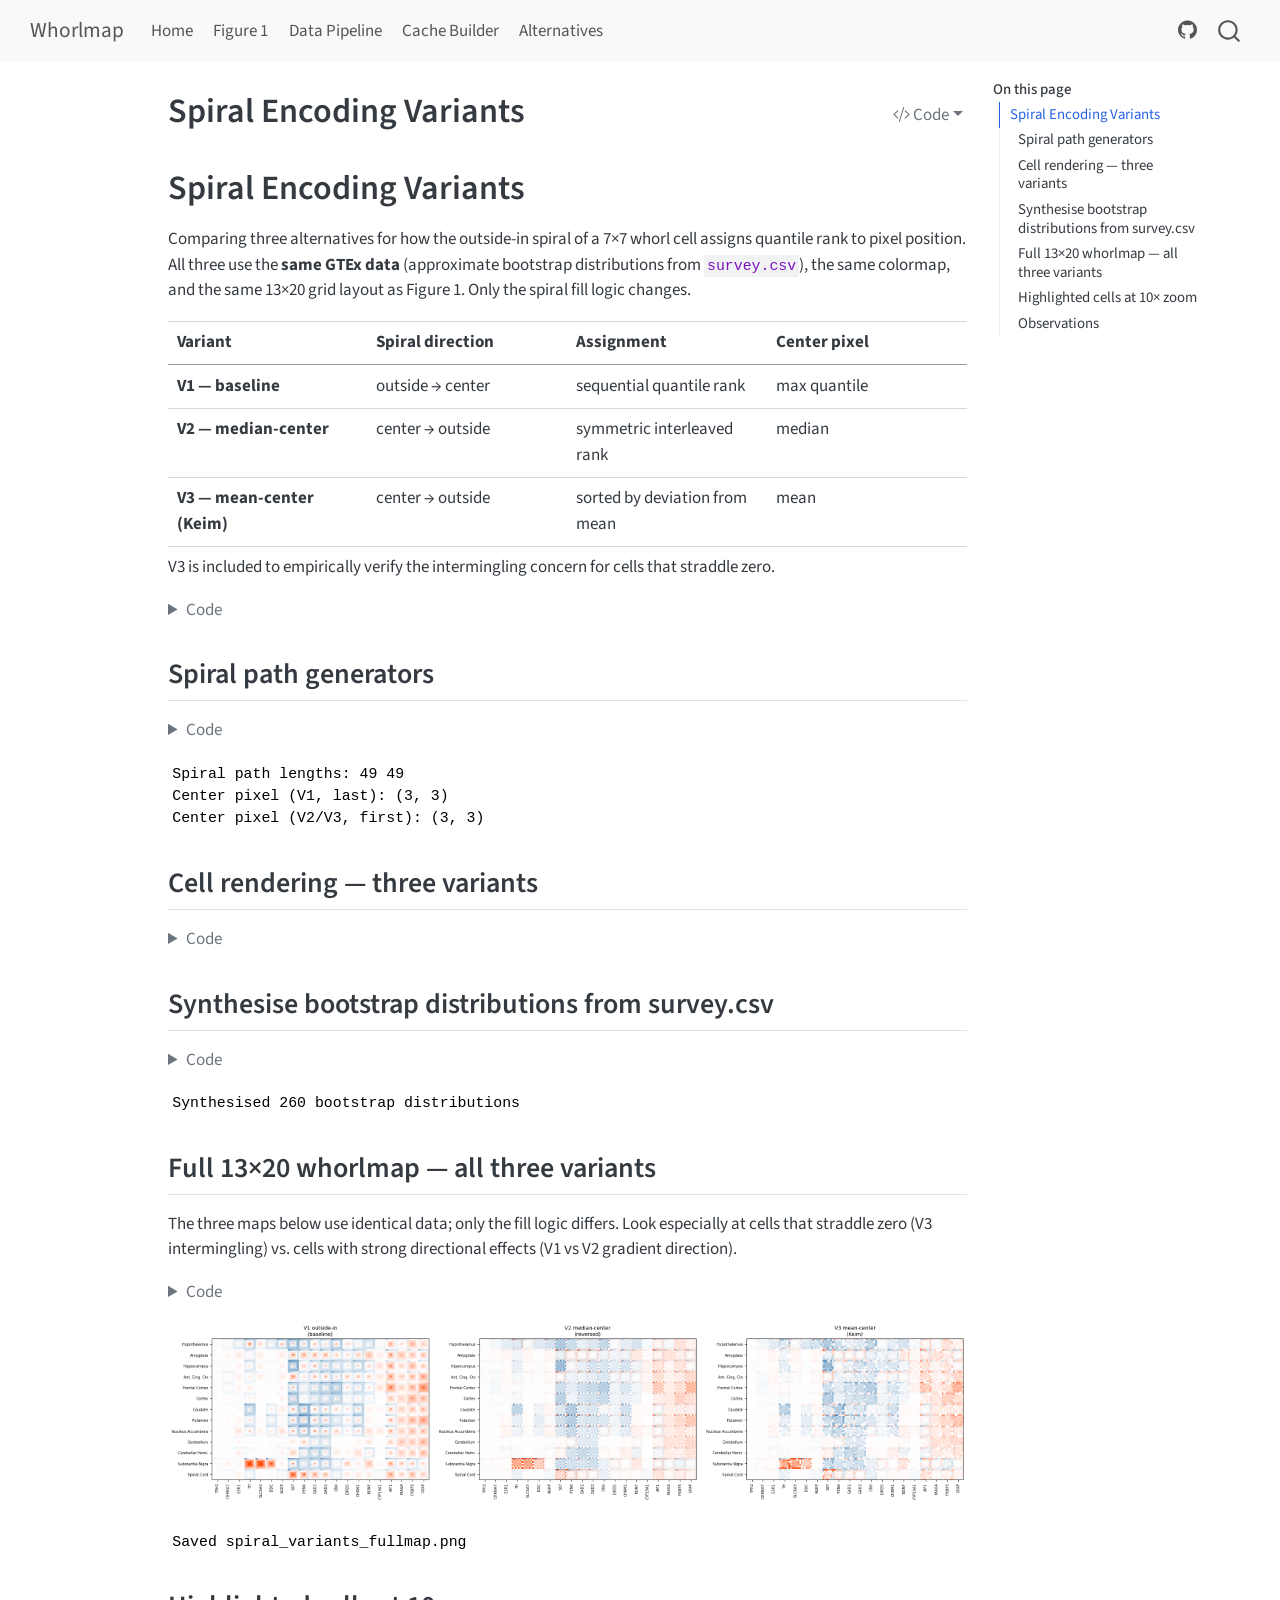
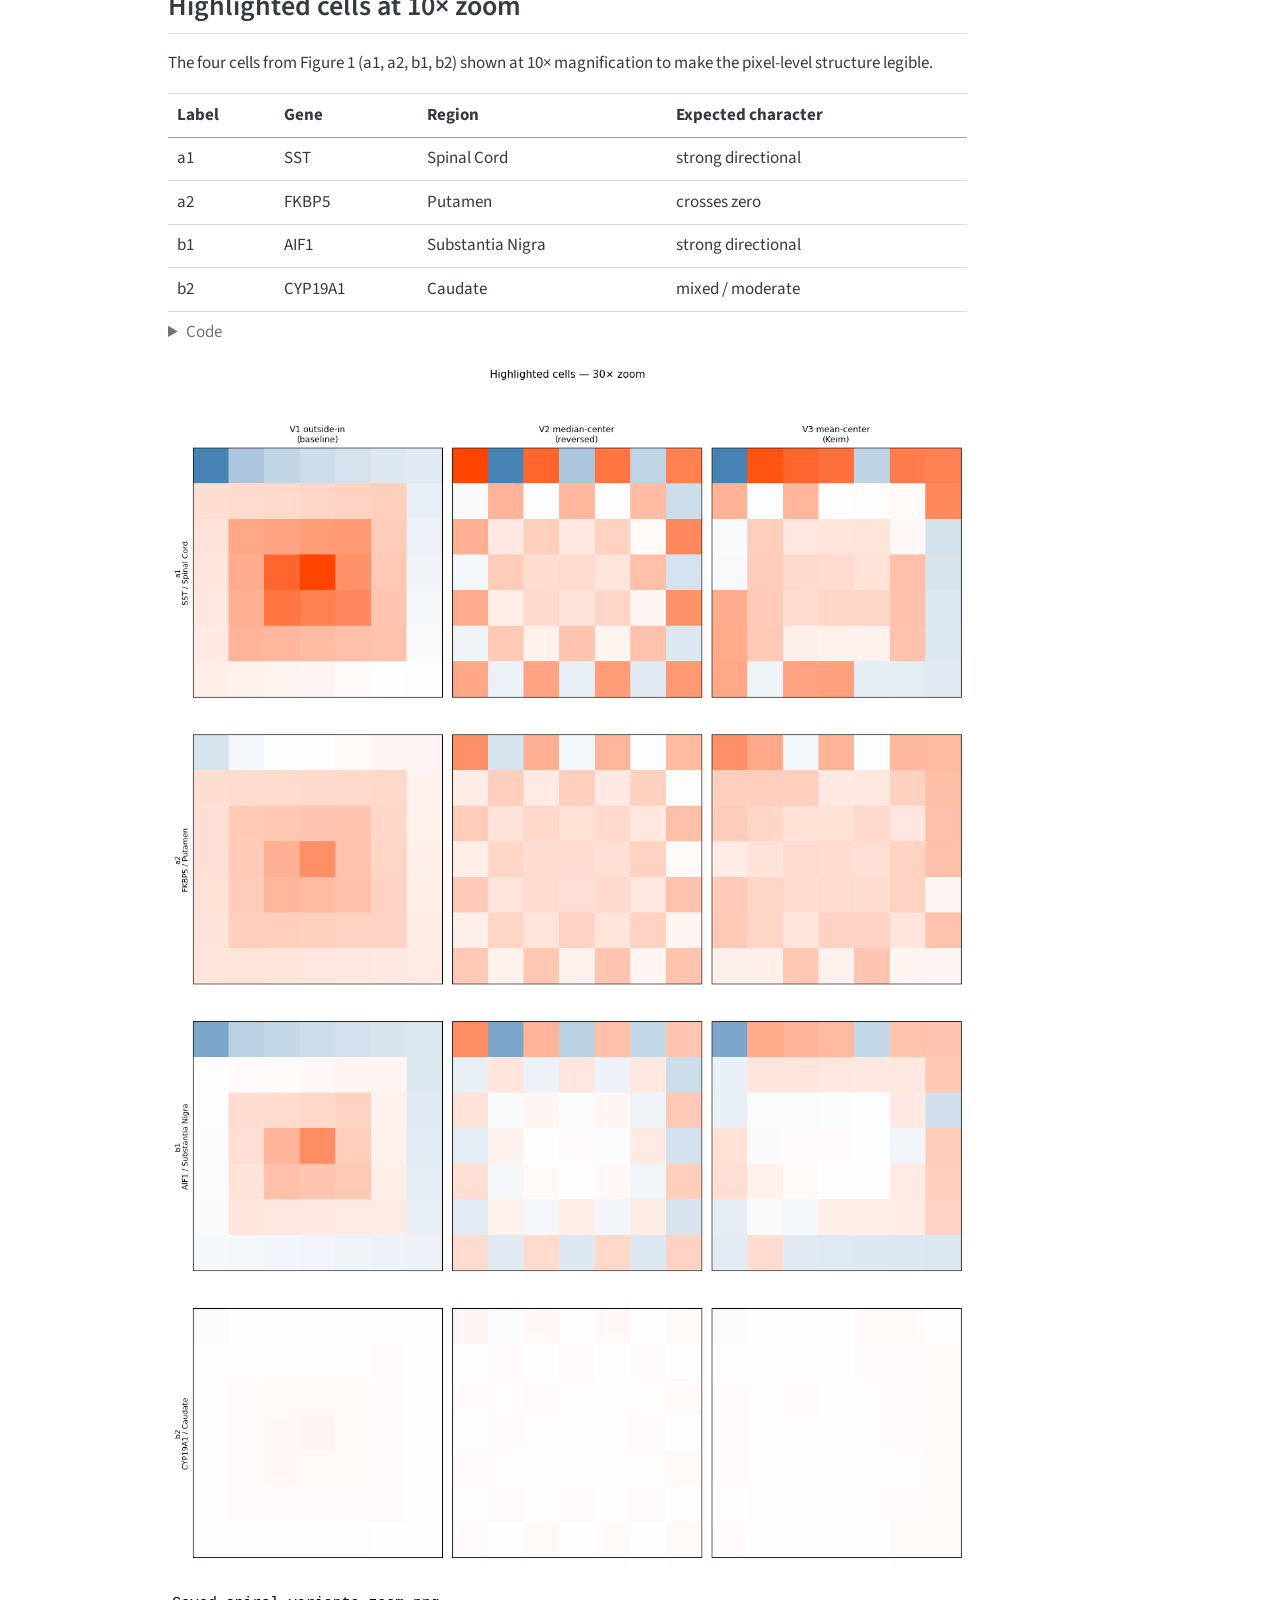
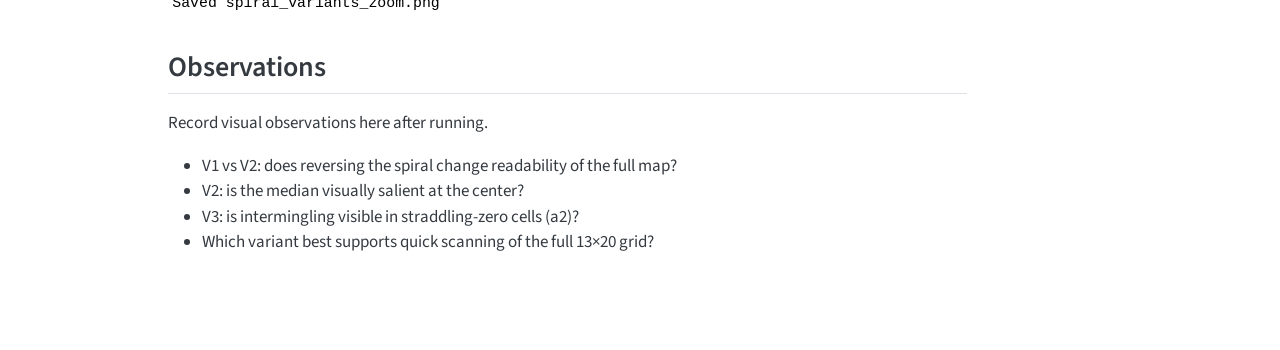
<file: nbs/alternatives/spiral_variants_executed.html>
<!DOCTYPE html>
<html xmlns="http://www.w3.org/1999/xhtml" lang="en" xml:lang="en"><head>

<meta charset="utf-8">
<meta name="generator" content="quarto-1.11.9">

<meta name="viewport" content="width=device-width, initial-scale=1.0, user-scalable=yes">


<title>Spiral Encoding Variants – Whorlmap</title>
<style>
/* Default styles provided by pandoc.
** See https://pandoc.org/MANUAL.html#variables-for-html for config info.
*/
span.smallcaps{font-variant: small-caps;}
div.columns{display: flex; gap: 1.5em;}
div.column{flex: auto;}
@media screen {
div.columns{gap: min(4vw, 1.5em);}
div.column{overflow-x: auto;}
}
div.hanging-indent{margin-left: 1.5em; text-indent: -1.5em;}
ul.task-list{list-style: none;}
ul.task-list li input[type="checkbox"] {
  width: 0.8em;
  margin: 0 0.8em 0.2em -1em; /* quarto-specific, see https://github.com/quarto-dev/quarto-cli/issues/4556 */ 
  vertical-align: middle;
}
/* CSS for syntax highlighting */
html { -webkit-text-size-adjust: 100%; }
pre > code.sourceCode { white-space: pre; position: relative; }
pre > code.sourceCode > span { display: inline-block; line-height: 1.25; }
pre > code.sourceCode > span:empty { height: 1.2em; }
.sourceCode { overflow: visible; }
code.sourceCode > span { color: inherit; text-decoration: inherit; }
div.sourceCode { margin: 1em 0; }
pre.sourceCode { margin: 0; }
@media screen {
div.sourceCode { overflow: auto; }
}
@media print {
pre > code.sourceCode { white-space: pre-wrap; }
pre > code.sourceCode > span { text-indent: -5em; padding-left: 5em; }
}
pre.numberSource code
  { counter-reset: source-line 0; }
pre.numberSource code > span
  { position: relative; left: -4em; counter-increment: source-line; }
pre.numberSource code > span > a:first-child::before
  { content: counter(source-line);
    position: relative; left: -1em; text-align: right; vertical-align: baseline;
    border: none; display: inline-block;
    -webkit-touch-callout: none; -webkit-user-select: none;
    -khtml-user-select: none; -moz-user-select: none;
    -ms-user-select: none; user-select: none;
    padding: 0 4px; width: 4em;
  }
pre.numberSource { margin-left: 3em;  padding-left: 4px; }
div.sourceCode
  {   }
@media screen {
pre > code.sourceCode > span > a:first-child::before { text-decoration: underline; }
}
</style>


<script src="../../site_libs/quarto-nav/quarto-nav.js"></script>
<script src="../../site_libs/quarto-nav/headroom.min.js"></script>
<script src="../../site_libs/clipboard/clipboard.min.js"></script>
<script src="../../site_libs/quarto-search/autocomplete.umd.js"></script>
<script src="../../site_libs/quarto-search/fuse.min.js"></script>
<script src="../../site_libs/quarto-search/quarto-search.js"></script>
<meta name="quarto:offset" content="../../">
<script src="../../site_libs/quarto-html/quarto.js" type="module"></script>
<script src="../../site_libs/quarto-html/tabsets/tabsets.js" type="module"></script>
<script src="../../site_libs/quarto-html/scrollable-regions/scrollable-regions.js" type="module"></script>
<script src="../../site_libs/quarto-html/popper.min.js"></script>
<script src="../../site_libs/quarto-html/tippy.umd.min.js"></script>
<script src="../../site_libs/quarto-html/anchor.min.js"></script>
<link href="../../site_libs/quarto-html/tippy.css" rel="stylesheet">
<link href="../../site_libs/quarto-html/quarto-syntax-highlighting-63b5708e65d6cd79cd7618c58d0c21e7.css" rel="stylesheet" id="quarto-text-highlighting-styles">
<script src="../../site_libs/bootstrap/bootstrap.min.js"></script>
<link href="../../site_libs/bootstrap/bootstrap-icons.css" rel="stylesheet">
<link href="../../site_libs/bootstrap/bootstrap-8d3ad9c781c51ccd60b292c95058b2c2.min.css" rel="stylesheet" append-hash="true" id="quarto-bootstrap" data-mode="light">
<script src="../../site_libs/quarto-contrib/glightbox/glightbox.min.js"></script>
<link href="../../site_libs/quarto-contrib/glightbox/glightbox.min.css" rel="stylesheet">
<link href="../../site_libs/quarto-contrib/glightbox/lightbox.css" rel="stylesheet">
<script id="quarto-search-options" type="application/json">{
  "location": "navbar",
  "copy-button": false,
  "collapse-after": 3,
  "panel-placement": "end",
  "type": "overlay",
  "limit": 50,
  "keyboard-shortcut": [
    "f",
    "/",
    "s"
  ],
  "show-item-context": false,
  "language": {
    "search-no-results-text": "No results",
    "search-matching-documents-text": "matching documents",
    "search-copy-link-title": "Copy link to search",
    "search-hide-matches-text": "Hide additional matches",
    "search-more-match-text": "more match in this document",
    "search-more-matches-text": "more matches in this document",
    "search-clear-button-title": "Clear",
    "search-text-placeholder": "",
    "search-detached-cancel-button-title": "Cancel",
    "search-submit-button-title": "Submit",
    "search-label": "Search"
  }
}</script>


<link rel="stylesheet" href="../../custom.css">
</head>

<body class="nav-fixed quarto-light"><a id="quarto-skip-link" class="visually-hidden-focusable" href="#quarto-document-content">Skip to main content</a>

<div id="quarto-search-results"></div>
  <header id="quarto-header" class="headroom fixed-top">
    <nav class="navbar navbar-expand-lg " data-bs-theme="dark" aria-label="Site">
      <div class="navbar-container container-fluid">
      <div class="navbar-brand-container mx-auto">
    <a class="navbar-brand" href="../../index.html">
    <span class="navbar-title">Whorlmap</span>
    </a>
  </div>
          <button class="navbar-toggler" type="button" data-bs-toggle="collapse" data-bs-target="#navbarCollapse" aria-controls="navbarCollapse" aria-expanded="false" aria-label="Toggle navigation" onclick="if (window.quartoToggleHeadroom) { window.quartoToggleHeadroom(); }">
  <span class="navbar-toggler-icon"></span>
</button>
          <div class="collapse navbar-collapse" id="navbarCollapse">
            <ul class="navbar-nav navbar-nav-scroll me-auto">
  <li class="nav-item">
    <a class="nav-link" href="../../index.html"> 
<span class="menu-text">Home</span></a>
  </li>  
  <li class="nav-item">
    <a class="nav-link" href="../../nbs/figure1.html"> 
<span class="menu-text">Figure 1</span></a>
  </li>  
  <li class="nav-item">
    <a class="nav-link" href="../../nbs/helpers/survey.html"> 
<span class="menu-text">Data Pipeline</span></a>
  </li>  
  <li class="nav-item">
    <a class="nav-link" href="../../nbs/helpers/make_cache.html"> 
<span class="menu-text">Cache Builder</span></a>
  </li>  
  <li class="nav-item">
    <a class="nav-link" href="../../nbs/alternatives/spiral_variants.html"> 
<span class="menu-text">Alternatives</span></a>
  </li>  
</ul>
            <ul class="navbar-nav navbar-nav-scroll ms-auto">
  <li class="nav-item compact">
    <a class="nav-link" href="https://github.com/sangyu/whorlmap-paper"> <i class="bi bi-github" role="img" aria-label="GitHub">
</i> 
<span class="menu-text"></span></a>
  </li>  
</ul>
          </div> <!-- /navcollapse -->
            <div class="quarto-navbar-tools">
</div>
            <div id="quarto-search" class="" title="Search"></div>
      </div> <!-- /container-fluid -->
    </nav>
</header>
<!-- content -->
<div id="quarto-content" class="quarto-container page-columns page-rows-contents page-layout-article page-navbar">
<!-- sidebar -->
<!-- margin-sidebar -->
    <div id="quarto-margin-sidebar" class="sidebar margin-sidebar">
        <nav id="TOC" role="doc-toc" aria-labelledby="toc-title" class="toc-active">
    <h2 id="toc-title">On this page</h2>
   
  <ul>
  <li><a href="#spiral-encoding-variants" id="toc-spiral-encoding-variants" class="nav-link active" data-scroll-target="#spiral-encoding-variants">Spiral Encoding Variants</a>
  <ul class="collapse">
  <li><a href="#spiral-path-generators" id="toc-spiral-path-generators" class="nav-link" data-scroll-target="#spiral-path-generators">Spiral path generators</a></li>
  <li><a href="#cell-rendering-three-variants" id="toc-cell-rendering-three-variants" class="nav-link" data-scroll-target="#cell-rendering-three-variants">Cell rendering — three variants</a></li>
  <li><a href="#synthesise-bootstrap-distributions-from-survey.csv" id="toc-synthesise-bootstrap-distributions-from-survey.csv" class="nav-link" data-scroll-target="#synthesise-bootstrap-distributions-from-survey.csv">Synthesise bootstrap distributions from survey.csv</a></li>
  <li><a href="#full-1320-whorlmap-all-three-variants" id="toc-full-1320-whorlmap-all-three-variants" class="nav-link" data-scroll-target="#full-1320-whorlmap-all-three-variants">Full 13×20 whorlmap — all three variants</a></li>
  <li><a href="#highlighted-cells-at-10-zoom" id="toc-highlighted-cells-at-10-zoom" class="nav-link" data-scroll-target="#highlighted-cells-at-10-zoom">Highlighted cells at 10× zoom</a></li>
  <li><a href="#observations" id="toc-observations" class="nav-link" data-scroll-target="#observations">Observations</a></li>
  </ul></li>
  </ul>
</nav>
    </div>
<!-- main -->
<main class="content" id="quarto-document-content" tabindex="-1">

<header id="title-block-header" class="quarto-title-block default">
<div class="quarto-title">
<div class="quarto-title-block"><div><h1 class="title">Spiral Encoding Variants</h1><button type="button" class="btn code-tools-button dropdown-toggle" id="quarto-code-tools-menu" data-bs-toggle="dropdown" aria-expanded="false"><i class="bi"></i> Code</button><ul class="dropdown-menu dropdown-menu-end" aria-labelelledby="quarto-code-tools-menu"><li><a id="quarto-show-all-code" class="dropdown-item" href="javascript:void(0)" role="button">Show All Code</a></li><li><a id="quarto-hide-all-code" class="dropdown-item" href="javascript:void(0)" role="button">Hide All Code</a></li></ul></div></div>
</div>



<div class="quarto-title-meta">

    
  
    
  </div>
  


</header>


<section id="spiral-encoding-variants" class="level1">
<h1>Spiral Encoding Variants</h1>
<p>Comparing three alternatives for how the outside-in spiral of a 7×7 whorl cell assigns quantile rank to pixel position. All three use the <strong>same GTEx data</strong> (approximate bootstrap distributions from <code>survey.csv</code>), the same colormap, and the same 13×20 grid layout as Figure 1. Only the spiral fill logic changes.</p>
<table class="caption-top table">
<colgroup>
<col style="width: 25%">
<col style="width: 25%">
<col style="width: 25%">
<col style="width: 25%">
</colgroup>
<thead>
<tr class="header">
<th>Variant</th>
<th>Spiral direction</th>
<th>Assignment</th>
<th>Center pixel</th>
</tr>
</thead>
<tbody>
<tr class="odd">
<td><strong>V1 — baseline</strong></td>
<td>outside → center</td>
<td>sequential quantile rank</td>
<td>max quantile</td>
</tr>
<tr class="even">
<td><strong>V2 — median-center</strong></td>
<td>center → outside</td>
<td>symmetric interleaved rank</td>
<td>median</td>
</tr>
<tr class="odd">
<td><strong>V3 — mean-center (Keim)</strong></td>
<td>center → outside</td>
<td>sorted by deviation from mean</td>
<td>mean</td>
</tr>
</tbody>
</table>
<p>V3 is included to empirically verify the intermingling concern for cells that straddle zero.</p>
<div id="77fc26da" class="cell" data-quarto-private-1="{&quot;key&quot;:&quot;execution&quot;,&quot;value&quot;:{&quot;iopub.execute_input&quot;:&quot;2026-06-29T06:57:02.310293Z&quot;,&quot;iopub.status.busy&quot;:&quot;2026-06-29T06:57:02.309998Z&quot;,&quot;iopub.status.idle&quot;:&quot;2026-06-29T06:57:02.806347Z&quot;,&quot;shell.execute_reply&quot;:&quot;2026-06-29T06:57:02.805985Z&quot;}}" data-execution_count="1">
<details class="code-fold">
<summary>Code</summary>
<div class="code-copy-outer-scaffold"><div class="sourceCode cell-code" id="cb1"><pre class="sourceCode python code-with-copy"><code class="sourceCode python"><span id="cb1-1"><a href="#cb1-1" aria-hidden="true" tabindex="-1"></a><span class="im">import</span> numpy <span class="im">as</span> np</span>
<span id="cb1-2"><a href="#cb1-2" aria-hidden="true" tabindex="-1"></a><span class="im">import</span> pandas <span class="im">as</span> pd</span>
<span id="cb1-3"><a href="#cb1-3" aria-hidden="true" tabindex="-1"></a><span class="im">import</span> matplotlib.pyplot <span class="im">as</span> plt</span>
<span id="cb1-4"><a href="#cb1-4" aria-hidden="true" tabindex="-1"></a><span class="im">import</span> matplotlib.patches <span class="im">as</span> patches</span>
<span id="cb1-5"><a href="#cb1-5" aria-hidden="true" tabindex="-1"></a><span class="im">from</span> matplotlib.colors <span class="im">import</span> LinearSegmentedColormap, Normalize</span>
<span id="cb1-6"><a href="#cb1-6" aria-hidden="true" tabindex="-1"></a><span class="im">from</span> pathlib <span class="im">import</span> Path</span>
<span id="cb1-7"><a href="#cb1-7" aria-hidden="true" tabindex="-1"></a></span>
<span id="cb1-8"><a href="#cb1-8" aria-hidden="true" tabindex="-1"></a>rng <span class="op">=</span> np.random.default_rng(<span class="dv">42</span>)</span>
<span id="cb1-9"><a href="#cb1-9" aria-hidden="true" tabindex="-1"></a></span>
<span id="cb1-10"><a href="#cb1-10" aria-hidden="true" tabindex="-1"></a>CMAP <span class="op">=</span> LinearSegmentedColormap.from_list(<span class="st">'swo'</span>, [<span class="st">'steelblue'</span>, <span class="st">'white'</span>, <span class="st">'orangered'</span>], N<span class="op">=</span><span class="dv">256</span>)</span>
<span id="cb1-11"><a href="#cb1-11" aria-hidden="true" tabindex="-1"></a>NORM <span class="op">=</span> Normalize(vmin<span class="op">=-</span><span class="fl">1.5</span>, vmax<span class="op">=</span><span class="fl">1.5</span>)</span>
<span id="cb1-12"><a href="#cb1-12" aria-hidden="true" tabindex="-1"></a></span>
<span id="cb1-13"><a href="#cb1-13" aria-hidden="true" tabindex="-1"></a>DATA_DIR <span class="op">=</span> Path(<span class="st">'../gtex_data'</span>)</span></code></pre></div><button title="Copy to Clipboard" class="code-copy-button"><i class="bi"></i></button></div>
</details>
</div>
<section id="spiral-path-generators" class="level2">
<h2 class="anchored" data-anchor-id="spiral-path-generators">Spiral path generators</h2>
<div id="994af8a0" class="cell" data-quarto-private-1="{&quot;key&quot;:&quot;execution&quot;,&quot;value&quot;:{&quot;iopub.execute_input&quot;:&quot;2026-06-29T06:57:02.808480Z&quot;,&quot;iopub.status.busy&quot;:&quot;2026-06-29T06:57:02.808180Z&quot;,&quot;iopub.status.idle&quot;:&quot;2026-06-29T06:57:02.811940Z&quot;,&quot;shell.execute_reply&quot;:&quot;2026-06-29T06:57:02.811673Z&quot;}}" data-execution_count="2">
<details class="code-fold">
<summary>Code</summary>
<div class="code-copy-outer-scaffold"><div class="sourceCode cell-code" id="cb2"><pre class="sourceCode python code-with-copy"><code class="sourceCode python"><span id="cb2-1"><a href="#cb2-1" aria-hidden="true" tabindex="-1"></a><span class="kw">def</span> spiral_outside_in(n<span class="op">=</span><span class="dv">7</span>):</span>
<span id="cb2-2"><a href="#cb2-2" aria-hidden="true" tabindex="-1"></a>    <span class="co">"""(row, col) pairs in outside-in rectangular spiral order."""</span></span>
<span id="cb2-3"><a href="#cb2-3" aria-hidden="true" tabindex="-1"></a>    path, top, bottom, left, right <span class="op">=</span> [], <span class="dv">0</span>, n<span class="op">-</span><span class="dv">1</span>, <span class="dv">0</span>, n<span class="op">-</span><span class="dv">1</span></span>
<span id="cb2-4"><a href="#cb2-4" aria-hidden="true" tabindex="-1"></a>    <span class="cf">while</span> top <span class="op">&lt;=</span> bottom <span class="kw">and</span> left <span class="op">&lt;=</span> right:</span>
<span id="cb2-5"><a href="#cb2-5" aria-hidden="true" tabindex="-1"></a>        <span class="cf">for</span> c <span class="kw">in</span> <span class="bu">range</span>(left, right<span class="op">+</span><span class="dv">1</span>):  path.append((top, c))</span>
<span id="cb2-6"><a href="#cb2-6" aria-hidden="true" tabindex="-1"></a>        top <span class="op">+=</span> <span class="dv">1</span></span>
<span id="cb2-7"><a href="#cb2-7" aria-hidden="true" tabindex="-1"></a>        <span class="cf">for</span> r <span class="kw">in</span> <span class="bu">range</span>(top, bottom<span class="op">+</span><span class="dv">1</span>):  path.append((r, right))</span>
<span id="cb2-8"><a href="#cb2-8" aria-hidden="true" tabindex="-1"></a>        right <span class="op">-=</span> <span class="dv">1</span></span>
<span id="cb2-9"><a href="#cb2-9" aria-hidden="true" tabindex="-1"></a>        <span class="cf">if</span> top <span class="op">&lt;=</span> bottom:</span>
<span id="cb2-10"><a href="#cb2-10" aria-hidden="true" tabindex="-1"></a>            <span class="cf">for</span> c <span class="kw">in</span> <span class="bu">range</span>(right, left<span class="op">-</span><span class="dv">1</span>, <span class="op">-</span><span class="dv">1</span>): path.append((bottom, c))</span>
<span id="cb2-11"><a href="#cb2-11" aria-hidden="true" tabindex="-1"></a>            bottom <span class="op">-=</span> <span class="dv">1</span></span>
<span id="cb2-12"><a href="#cb2-12" aria-hidden="true" tabindex="-1"></a>        <span class="cf">if</span> left <span class="op">&lt;=</span> right:</span>
<span id="cb2-13"><a href="#cb2-13" aria-hidden="true" tabindex="-1"></a>            <span class="cf">for</span> r <span class="kw">in</span> <span class="bu">range</span>(bottom, top<span class="op">-</span><span class="dv">1</span>, <span class="op">-</span><span class="dv">1</span>): path.append((r, left))</span>
<span id="cb2-14"><a href="#cb2-14" aria-hidden="true" tabindex="-1"></a>            left <span class="op">+=</span> <span class="dv">1</span></span>
<span id="cb2-15"><a href="#cb2-15" aria-hidden="true" tabindex="-1"></a>    <span class="cf">return</span> path</span>
<span id="cb2-16"><a href="#cb2-16" aria-hidden="true" tabindex="-1"></a></span>
<span id="cb2-17"><a href="#cb2-17" aria-hidden="true" tabindex="-1"></a><span class="kw">def</span> spiral_inside_out(n<span class="op">=</span><span class="dv">7</span>):</span>
<span id="cb2-18"><a href="#cb2-18" aria-hidden="true" tabindex="-1"></a>    <span class="cf">return</span> <span class="bu">list</span>(<span class="bu">reversed</span>(spiral_outside_in(n)))</span>
<span id="cb2-19"><a href="#cb2-19" aria-hidden="true" tabindex="-1"></a></span>
<span id="cb2-20"><a href="#cb2-20" aria-hidden="true" tabindex="-1"></a>PATH_OUT_IN  <span class="op">=</span> spiral_outside_in(<span class="dv">7</span>)  <span class="co"># V1</span></span>
<span id="cb2-21"><a href="#cb2-21" aria-hidden="true" tabindex="-1"></a>PATH_IN_OUT  <span class="op">=</span> spiral_inside_out(<span class="dv">7</span>)  <span class="co"># V2, V3</span></span>
<span id="cb2-22"><a href="#cb2-22" aria-hidden="true" tabindex="-1"></a></span>
<span id="cb2-23"><a href="#cb2-23" aria-hidden="true" tabindex="-1"></a>N_PIX <span class="op">=</span> <span class="dv">49</span></span>
<span id="cb2-24"><a href="#cb2-24" aria-hidden="true" tabindex="-1"></a><span class="bu">print</span>(<span class="st">'Spiral path lengths:'</span>, <span class="bu">len</span>(PATH_OUT_IN), <span class="bu">len</span>(PATH_IN_OUT))</span>
<span id="cb2-25"><a href="#cb2-25" aria-hidden="true" tabindex="-1"></a><span class="bu">print</span>(<span class="st">'Center pixel (V1, last):'</span>, PATH_OUT_IN[<span class="op">-</span><span class="dv">1</span>])</span>
<span id="cb2-26"><a href="#cb2-26" aria-hidden="true" tabindex="-1"></a><span class="bu">print</span>(<span class="st">'Center pixel (V2/V3, first):'</span>, PATH_IN_OUT[<span class="dv">0</span>])</span></code></pre></div><button title="Copy to Clipboard" class="code-copy-button"><i class="bi"></i></button></div>
</details>
<div class="cell-output cell-output-stdout">
<pre><code>Spiral path lengths: 49 49
Center pixel (V1, last): (3, 3)
Center pixel (V2/V3, first): (3, 3)</code></pre>
</div>
</div>
</section>
<section id="cell-rendering-three-variants" class="level2">
<h2 class="anchored" data-anchor-id="cell-rendering-three-variants">Cell rendering — three variants</h2>
<div id="6a71c024" class="cell" data-quarto-private-1="{&quot;key&quot;:&quot;execution&quot;,&quot;value&quot;:{&quot;iopub.execute_input&quot;:&quot;2026-06-29T06:57:02.813478Z&quot;,&quot;iopub.status.busy&quot;:&quot;2026-06-29T06:57:02.813393Z&quot;,&quot;iopub.status.idle&quot;:&quot;2026-06-29T06:57:02.817245Z&quot;,&quot;shell.execute_reply&quot;:&quot;2026-06-29T06:57:02.817007Z&quot;}}" data-execution_count="3">
<details class="code-fold">
<summary>Code</summary>
<div class="code-copy-outer-scaffold"><div class="sourceCode cell-code" id="cb4"><pre class="sourceCode python code-with-copy"><code class="sourceCode python"><span id="cb4-1"><a href="#cb4-1" aria-hidden="true" tabindex="-1"></a><span class="kw">def</span> render_v1(samples, n<span class="op">=</span><span class="dv">7</span>):</span>
<span id="cb4-2"><a href="#cb4-2" aria-hidden="true" tabindex="-1"></a>    <span class="co">"""V1 — outside-in, sequential quantile rank (baseline)."""</span></span>
<span id="cb4-3"><a href="#cb4-3" aria-hidden="true" tabindex="-1"></a>    q <span class="op">=</span> np.linspace(<span class="dv">0</span>, <span class="dv">1</span>, N_PIX)</span>
<span id="cb4-4"><a href="#cb4-4" aria-hidden="true" tabindex="-1"></a>    vals <span class="op">=</span> np.quantile(samples, q)</span>
<span id="cb4-5"><a href="#cb4-5" aria-hidden="true" tabindex="-1"></a>    img <span class="op">=</span> np.zeros((n, n, <span class="dv">4</span>))</span>
<span id="cb4-6"><a href="#cb4-6" aria-hidden="true" tabindex="-1"></a>    <span class="cf">for</span> i, (r, c) <span class="kw">in</span> <span class="bu">enumerate</span>(PATH_OUT_IN):</span>
<span id="cb4-7"><a href="#cb4-7" aria-hidden="true" tabindex="-1"></a>        img[r, c] <span class="op">=</span> CMAP(NORM(vals[i]))</span>
<span id="cb4-8"><a href="#cb4-8" aria-hidden="true" tabindex="-1"></a>    <span class="cf">return</span> img</span>
<span id="cb4-9"><a href="#cb4-9" aria-hidden="true" tabindex="-1"></a></span>
<span id="cb4-10"><a href="#cb4-10" aria-hidden="true" tabindex="-1"></a><span class="kw">def</span> render_v2(samples, n<span class="op">=</span><span class="dv">7</span>):</span>
<span id="cb4-11"><a href="#cb4-11" aria-hidden="true" tabindex="-1"></a>    <span class="co">"""V2 — inside-out, symmetric interleaved rank (center = median)."""</span></span>
<span id="cb4-12"><a href="#cb4-12" aria-hidden="true" tabindex="-1"></a>    q <span class="op">=</span> np.linspace(<span class="dv">0</span>, <span class="dv">1</span>, N_PIX)</span>
<span id="cb4-13"><a href="#cb4-13" aria-hidden="true" tabindex="-1"></a>    vals <span class="op">=</span> np.quantile(samples, q)</span>
<span id="cb4-14"><a href="#cb4-14" aria-hidden="true" tabindex="-1"></a>    <span class="co"># Interleave: center gets median, then alternate lower/upper outward</span></span>
<span id="cb4-15"><a href="#cb4-15" aria-hidden="true" tabindex="-1"></a>    mid <span class="op">=</span> N_PIX <span class="op">//</span> <span class="dv">2</span></span>
<span id="cb4-16"><a href="#cb4-16" aria-hidden="true" tabindex="-1"></a>    interleaved <span class="op">=</span> []</span>
<span id="cb4-17"><a href="#cb4-17" aria-hidden="true" tabindex="-1"></a>    lo, hi <span class="op">=</span> mid, mid</span>
<span id="cb4-18"><a href="#cb4-18" aria-hidden="true" tabindex="-1"></a>    interleaved.append(vals[mid])</span>
<span id="cb4-19"><a href="#cb4-19" aria-hidden="true" tabindex="-1"></a>    <span class="cf">for</span> _ <span class="kw">in</span> <span class="bu">range</span>(mid):</span>
<span id="cb4-20"><a href="#cb4-20" aria-hidden="true" tabindex="-1"></a>        lo <span class="op">-=</span> <span class="dv">1</span><span class="op">;</span> interleaved.append(vals[lo])</span>
<span id="cb4-21"><a href="#cb4-21" aria-hidden="true" tabindex="-1"></a>        hi <span class="op">+=</span> <span class="dv">1</span><span class="op">;</span> interleaved.append(vals[hi])</span>
<span id="cb4-22"><a href="#cb4-22" aria-hidden="true" tabindex="-1"></a>    img <span class="op">=</span> np.zeros((n, n, <span class="dv">4</span>))</span>
<span id="cb4-23"><a href="#cb4-23" aria-hidden="true" tabindex="-1"></a>    <span class="cf">for</span> i, (r, c) <span class="kw">in</span> <span class="bu">enumerate</span>(PATH_IN_OUT):</span>
<span id="cb4-24"><a href="#cb4-24" aria-hidden="true" tabindex="-1"></a>        img[r, c] <span class="op">=</span> CMAP(NORM(interleaved[i]))</span>
<span id="cb4-25"><a href="#cb4-25" aria-hidden="true" tabindex="-1"></a>    <span class="cf">return</span> img</span>
<span id="cb4-26"><a href="#cb4-26" aria-hidden="true" tabindex="-1"></a></span>
<span id="cb4-27"><a href="#cb4-27" aria-hidden="true" tabindex="-1"></a><span class="kw">def</span> render_v3(samples, n<span class="op">=</span><span class="dv">7</span>):</span>
<span id="cb4-28"><a href="#cb4-28" aria-hidden="true" tabindex="-1"></a>    <span class="co">"""V3 — inside-out, sorted by |deviation from mean| (Keim). Center = mean.</span></span>
<span id="cb4-29"><a href="#cb4-29" aria-hidden="true" tabindex="-1"></a><span class="co">    </span></span>
<span id="cb4-30"><a href="#cb4-30" aria-hidden="true" tabindex="-1"></a><span class="co">    Uses one representative sample per pixel (evenly spaced after sorting by</span></span>
<span id="cb4-31"><a href="#cb4-31" aria-hidden="true" tabindex="-1"></a><span class="co">    unsigned deviation) rather than averaging a bin — averaging cancels out</span></span>
<span id="cb4-32"><a href="#cb4-32" aria-hidden="true" tabindex="-1"></a><span class="co">    the tails for straddling-zero cells and washes the outer ring to white.</span></span>
<span id="cb4-33"><a href="#cb4-33" aria-hidden="true" tabindex="-1"></a><span class="co">    """</span></span>
<span id="cb4-34"><a href="#cb4-34" aria-hidden="true" tabindex="-1"></a>    mean <span class="op">=</span> np.mean(samples)</span>
<span id="cb4-35"><a href="#cb4-35" aria-hidden="true" tabindex="-1"></a>    order <span class="op">=</span> np.argsort(np.<span class="bu">abs</span>(samples <span class="op">-</span> mean))</span>
<span id="cb4-36"><a href="#cb4-36" aria-hidden="true" tabindex="-1"></a>    sorted_samples <span class="op">=</span> samples[order]</span>
<span id="cb4-37"><a href="#cb4-37" aria-hidden="true" tabindex="-1"></a>    <span class="co"># Pick one representative per pixel, evenly spaced</span></span>
<span id="cb4-38"><a href="#cb4-38" aria-hidden="true" tabindex="-1"></a>    indices <span class="op">=</span> np.linspace(<span class="dv">0</span>, <span class="bu">len</span>(sorted_samples) <span class="op">-</span> <span class="dv">1</span>, N_PIX, dtype<span class="op">=</span><span class="bu">int</span>)</span>
<span id="cb4-39"><a href="#cb4-39" aria-hidden="true" tabindex="-1"></a>    vals <span class="op">=</span> sorted_samples[indices]</span>
<span id="cb4-40"><a href="#cb4-40" aria-hidden="true" tabindex="-1"></a>    img <span class="op">=</span> np.zeros((n, n, <span class="dv">4</span>))</span>
<span id="cb4-41"><a href="#cb4-41" aria-hidden="true" tabindex="-1"></a>    <span class="cf">for</span> i, (r, c) <span class="kw">in</span> <span class="bu">enumerate</span>(PATH_IN_OUT):</span>
<span id="cb4-42"><a href="#cb4-42" aria-hidden="true" tabindex="-1"></a>        img[r, c] <span class="op">=</span> CMAP(NORM(vals[i]))</span>
<span id="cb4-43"><a href="#cb4-43" aria-hidden="true" tabindex="-1"></a>    <span class="cf">return</span> img</span>
<span id="cb4-44"><a href="#cb4-44" aria-hidden="true" tabindex="-1"></a></span>
<span id="cb4-45"><a href="#cb4-45" aria-hidden="true" tabindex="-1"></a>RENDERERS <span class="op">=</span> {<span class="st">'V1 outside-in</span><span class="ch">\n</span><span class="st">(baseline)'</span>: render_v1,</span>
<span id="cb4-46"><a href="#cb4-46" aria-hidden="true" tabindex="-1"></a>             <span class="st">'V2 median-center</span><span class="ch">\n</span><span class="st">(reversed)'</span>: render_v2,</span>
<span id="cb4-47"><a href="#cb4-47" aria-hidden="true" tabindex="-1"></a>             <span class="st">'V3 mean-center</span><span class="ch">\n</span><span class="st">(Keim)'</span>: render_v3}</span></code></pre></div><button title="Copy to Clipboard" class="code-copy-button"><i class="bi"></i></button></div>
</details>
</div>
</section>
<section id="synthesise-bootstrap-distributions-from-survey.csv" class="level2">
<h2 class="anchored" data-anchor-id="synthesise-bootstrap-distributions-from-survey.csv">Synthesise bootstrap distributions from survey.csv</h2>
<div id="30f4d86c" class="cell" data-quarto-private-1="{&quot;key&quot;:&quot;execution&quot;,&quot;value&quot;:{&quot;iopub.execute_input&quot;:&quot;2026-06-29T06:57:02.818807Z&quot;,&quot;iopub.status.busy&quot;:&quot;2026-06-29T06:57:02.818726Z&quot;,&quot;iopub.status.idle&quot;:&quot;2026-06-29T06:57:02.840310Z&quot;,&quot;shell.execute_reply&quot;:&quot;2026-06-29T06:57:02.840030Z&quot;}}" data-execution_count="4">
<details class="code-fold">
<summary>Code</summary>
<div class="code-copy-outer-scaffold"><div class="sourceCode cell-code" id="cb5"><pre class="sourceCode python code-with-copy"><code class="sourceCode python"><span id="cb5-1"><a href="#cb5-1" aria-hidden="true" tabindex="-1"></a>RIGHT_GENES <span class="op">=</span> [</span>
<span id="cb5-2"><a href="#cb5-2" aria-hidden="true" tabindex="-1"></a>    <span class="st">'TPH2'</span>, <span class="st">'CHRNA7'</span>, <span class="st">'ESR1'</span>,</span>
<span id="cb5-3"><a href="#cb5-3" aria-hidden="true" tabindex="-1"></a>    <span class="st">'TH'</span>, <span class="st">'SLC6A3'</span>, <span class="st">'DDC'</span>, <span class="st">'AGRP'</span>,</span>
<span id="cb5-4"><a href="#cb5-4" aria-hidden="true" tabindex="-1"></a>    <span class="st">'SST'</span>, <span class="st">'PENK'</span>, <span class="st">'GAD1'</span>, <span class="st">'GAD2'</span>, <span class="st">'CRH'</span>,</span>
<span id="cb5-5"><a href="#cb5-5" aria-hidden="true" tabindex="-1"></a>    <span class="st">'DRD5'</span>, <span class="st">'CHRM1'</span>, <span class="st">'BDNF'</span>, <span class="st">'CYP19A1'</span>,</span>
<span id="cb5-6"><a href="#cb5-6" aria-hidden="true" tabindex="-1"></a>    <span class="st">'AIF1'</span>, <span class="st">'MAOA'</span>, <span class="st">'FKBP5'</span>, <span class="st">'GFAP'</span>,</span>
<span id="cb5-7"><a href="#cb5-7" aria-hidden="true" tabindex="-1"></a>]</span>
<span id="cb5-8"><a href="#cb5-8" aria-hidden="true" tabindex="-1"></a>REGION_ORDER <span class="op">=</span> [</span>
<span id="cb5-9"><a href="#cb5-9" aria-hidden="true" tabindex="-1"></a>    <span class="st">'Hypothalamus'</span>, <span class="st">'Amygdala'</span>, <span class="st">'Hippocampus'</span>, <span class="st">'Ant. Cing. Ctx'</span>,</span>
<span id="cb5-10"><a href="#cb5-10" aria-hidden="true" tabindex="-1"></a>    <span class="st">'Frontal Cortex'</span>, <span class="st">'Cortex'</span>, <span class="st">'Caudate'</span>, <span class="st">'Putamen'</span>,</span>
<span id="cb5-11"><a href="#cb5-11" aria-hidden="true" tabindex="-1"></a>    <span class="st">'Nucleus Accumbens'</span>, <span class="st">'Cerebellum'</span>, <span class="st">'Cerebellar Hemi.'</span>,</span>
<span id="cb5-12"><a href="#cb5-12" aria-hidden="true" tabindex="-1"></a>    <span class="st">'Substantia Nigra'</span>, <span class="st">'Spinal Cord'</span>,</span>
<span id="cb5-13"><a href="#cb5-13" aria-hidden="true" tabindex="-1"></a>]</span>
<span id="cb5-14"><a href="#cb5-14" aria-hidden="true" tabindex="-1"></a></span>
<span id="cb5-15"><a href="#cb5-15" aria-hidden="true" tabindex="-1"></a>survey <span class="op">=</span> pd.read_csv(DATA_DIR <span class="op">/</span> <span class="st">'survey.csv'</span>)</span>
<span id="cb5-16"><a href="#cb5-16" aria-hidden="true" tabindex="-1"></a>survey <span class="op">=</span> survey[survey.gene.isin(RIGHT_GENES) <span class="op">&amp;</span> survey.region.isin(REGION_ORDER)]</span>
<span id="cb5-17"><a href="#cb5-17" aria-hidden="true" tabindex="-1"></a></span>
<span id="cb5-18"><a href="#cb5-18" aria-hidden="true" tabindex="-1"></a><span class="co"># Synthesise 5000-sample bootstrap from mean + CI</span></span>
<span id="cb5-19"><a href="#cb5-19" aria-hidden="true" tabindex="-1"></a><span class="kw">def</span> synth_bootstrap(row, n<span class="op">=</span><span class="dv">5000</span>):</span>
<span id="cb5-20"><a href="#cb5-20" aria-hidden="true" tabindex="-1"></a>    se <span class="op">=</span> (row.ci_hi <span class="op">-</span> row.ci_lo) <span class="op">/</span> <span class="fl">3.92</span>  <span class="co"># 95% CI → SE</span></span>
<span id="cb5-21"><a href="#cb5-21" aria-hidden="true" tabindex="-1"></a>    <span class="cf">return</span> rng.normal(row.mean_md, <span class="bu">max</span>(se, <span class="fl">1e-4</span>), n)</span>
<span id="cb5-22"><a href="#cb5-22" aria-hidden="true" tabindex="-1"></a></span>
<span id="cb5-23"><a href="#cb5-23" aria-hidden="true" tabindex="-1"></a>bootstraps <span class="op">=</span> {}</span>
<span id="cb5-24"><a href="#cb5-24" aria-hidden="true" tabindex="-1"></a><span class="cf">for</span> _, row <span class="kw">in</span> survey.iterrows():</span>
<span id="cb5-25"><a href="#cb5-25" aria-hidden="true" tabindex="-1"></a>    bootstraps[(row.gene, row.region)] <span class="op">=</span> synth_bootstrap(row)</span>
<span id="cb5-26"><a href="#cb5-26" aria-hidden="true" tabindex="-1"></a></span>
<span id="cb5-27"><a href="#cb5-27" aria-hidden="true" tabindex="-1"></a><span class="bu">print</span>(<span class="ss">f'Synthesised </span><span class="sc">{</span><span class="bu">len</span>(bootstraps)<span class="sc">}</span><span class="ss"> bootstrap distributions'</span>)</span></code></pre></div><button title="Copy to Clipboard" class="code-copy-button"><i class="bi"></i></button></div>
</details>
<div class="cell-output cell-output-stdout">
<pre><code>Synthesised 260 bootstrap distributions</code></pre>
</div>
</div>
</section>
<section id="full-1320-whorlmap-all-three-variants" class="level2">
<h2 class="anchored" data-anchor-id="full-1320-whorlmap-all-three-variants">Full 13×20 whorlmap — all three variants</h2>
<p>The three maps below use identical data; only the fill logic differs. Look especially at cells that straddle zero (V3 intermingling) vs. cells with strong directional effects (V1 vs V2 gradient direction).</p>
<div id="bb1726b7" class="cell" data-quarto-private-1="{&quot;key&quot;:&quot;execution&quot;,&quot;value&quot;:{&quot;iopub.execute_input&quot;:&quot;2026-06-29T06:57:02.842155Z&quot;,&quot;iopub.status.busy&quot;:&quot;2026-06-29T06:57:02.842042Z&quot;,&quot;iopub.status.idle&quot;:&quot;2026-06-29T06:57:04.760442Z&quot;,&quot;shell.execute_reply&quot;:&quot;2026-06-29T06:57:04.760142Z&quot;}}" data-execution_count="5">
<details class="code-fold">
<summary>Code</summary>
<div class="code-copy-outer-scaffold"><div class="sourceCode cell-code" id="cb7"><pre class="sourceCode python code-with-copy"><code class="sourceCode python"><span id="cb7-1"><a href="#cb7-1" aria-hidden="true" tabindex="-1"></a>ZOOM <span class="op">=</span> <span class="dv">8</span>  <span class="co"># pixels per whorl-cell pixel → each cell = 56×56 px in the map</span></span>
<span id="cb7-2"><a href="#cb7-2" aria-hidden="true" tabindex="-1"></a></span>
<span id="cb7-3"><a href="#cb7-3" aria-hidden="true" tabindex="-1"></a><span class="kw">def</span> draw_whorlmap(renderer, ax, title):</span>
<span id="cb7-4"><a href="#cb7-4" aria-hidden="true" tabindex="-1"></a>    nrow, ncol <span class="op">=</span> <span class="bu">len</span>(REGION_ORDER), <span class="bu">len</span>(RIGHT_GENES)</span>
<span id="cb7-5"><a href="#cb7-5" aria-hidden="true" tabindex="-1"></a>    canvas <span class="op">=</span> np.ones((nrow <span class="op">*</span> <span class="dv">7</span> <span class="op">*</span> ZOOM, ncol <span class="op">*</span> <span class="dv">7</span> <span class="op">*</span> ZOOM, <span class="dv">4</span>))</span>
<span id="cb7-6"><a href="#cb7-6" aria-hidden="true" tabindex="-1"></a>    </span>
<span id="cb7-7"><a href="#cb7-7" aria-hidden="true" tabindex="-1"></a>    <span class="cf">for</span> ri, region <span class="kw">in</span> <span class="bu">enumerate</span>(REGION_ORDER):</span>
<span id="cb7-8"><a href="#cb7-8" aria-hidden="true" tabindex="-1"></a>        <span class="cf">for</span> ci, gene <span class="kw">in</span> <span class="bu">enumerate</span>(RIGHT_GENES):</span>
<span id="cb7-9"><a href="#cb7-9" aria-hidden="true" tabindex="-1"></a>            key <span class="op">=</span> (gene, region)</span>
<span id="cb7-10"><a href="#cb7-10" aria-hidden="true" tabindex="-1"></a>            <span class="cf">if</span> key <span class="kw">not</span> <span class="kw">in</span> bootstraps:</span>
<span id="cb7-11"><a href="#cb7-11" aria-hidden="true" tabindex="-1"></a>                <span class="cf">continue</span></span>
<span id="cb7-12"><a href="#cb7-12" aria-hidden="true" tabindex="-1"></a>            cell_img <span class="op">=</span> renderer(bootstraps[key])  <span class="co"># 7×7×4</span></span>
<span id="cb7-13"><a href="#cb7-13" aria-hidden="true" tabindex="-1"></a>            <span class="co"># Scale up by ZOOM</span></span>
<span id="cb7-14"><a href="#cb7-14" aria-hidden="true" tabindex="-1"></a>            cell_big <span class="op">=</span> np.repeat(np.repeat(cell_img, ZOOM, axis<span class="op">=</span><span class="dv">0</span>), ZOOM, axis<span class="op">=</span><span class="dv">1</span>)</span>
<span id="cb7-15"><a href="#cb7-15" aria-hidden="true" tabindex="-1"></a>            r0, c0 <span class="op">=</span> ri <span class="op">*</span> <span class="dv">7</span> <span class="op">*</span> ZOOM, ci <span class="op">*</span> <span class="dv">7</span> <span class="op">*</span> ZOOM</span>
<span id="cb7-16"><a href="#cb7-16" aria-hidden="true" tabindex="-1"></a>            canvas[r0:r0 <span class="op">+</span> <span class="dv">7</span><span class="op">*</span>ZOOM, c0:c0 <span class="op">+</span> <span class="dv">7</span><span class="op">*</span>ZOOM] <span class="op">=</span> cell_big</span>
<span id="cb7-17"><a href="#cb7-17" aria-hidden="true" tabindex="-1"></a>    </span>
<span id="cb7-18"><a href="#cb7-18" aria-hidden="true" tabindex="-1"></a>    ax.imshow(canvas, interpolation<span class="op">=</span><span class="st">'nearest'</span>, aspect<span class="op">=</span><span class="st">'equal'</span>)</span>
<span id="cb7-19"><a href="#cb7-19" aria-hidden="true" tabindex="-1"></a>    ax.set_xticks(np.arange(ncol) <span class="op">*</span> <span class="dv">7</span> <span class="op">*</span> ZOOM <span class="op">+</span> <span class="fl">3.5</span> <span class="op">*</span> ZOOM)</span>
<span id="cb7-20"><a href="#cb7-20" aria-hidden="true" tabindex="-1"></a>    ax.set_xticklabels(RIGHT_GENES, rotation<span class="op">=</span><span class="dv">90</span>, fontsize<span class="op">=</span><span class="dv">7</span>)</span>
<span id="cb7-21"><a href="#cb7-21" aria-hidden="true" tabindex="-1"></a>    ax.set_yticks(np.arange(nrow) <span class="op">*</span> <span class="dv">7</span> <span class="op">*</span> ZOOM <span class="op">+</span> <span class="fl">3.5</span> <span class="op">*</span> ZOOM)</span>
<span id="cb7-22"><a href="#cb7-22" aria-hidden="true" tabindex="-1"></a>    ax.set_yticklabels(REGION_ORDER, fontsize<span class="op">=</span><span class="dv">7</span>)</span>
<span id="cb7-23"><a href="#cb7-23" aria-hidden="true" tabindex="-1"></a>    ax.set_title(title, fontsize<span class="op">=</span><span class="dv">10</span>, pad<span class="op">=</span><span class="dv">6</span>)</span>
<span id="cb7-24"><a href="#cb7-24" aria-hidden="true" tabindex="-1"></a></span>
<span id="cb7-25"><a href="#cb7-25" aria-hidden="true" tabindex="-1"></a>fig, axes <span class="op">=</span> plt.subplots(<span class="dv">1</span>, <span class="dv">3</span>, figsize<span class="op">=</span>(<span class="dv">22</span>, <span class="dv">9</span>))</span>
<span id="cb7-26"><a href="#cb7-26" aria-hidden="true" tabindex="-1"></a><span class="cf">for</span> ax, (label, renderer) <span class="kw">in</span> <span class="bu">zip</span>(axes, RENDERERS.items()):</span>
<span id="cb7-27"><a href="#cb7-27" aria-hidden="true" tabindex="-1"></a>    draw_whorlmap(renderer, ax, label)</span>
<span id="cb7-28"><a href="#cb7-28" aria-hidden="true" tabindex="-1"></a></span>
<span id="cb7-29"><a href="#cb7-29" aria-hidden="true" tabindex="-1"></a>plt.tight_layout(pad<span class="op">=</span><span class="dv">2</span>)</span>
<span id="cb7-30"><a href="#cb7-30" aria-hidden="true" tabindex="-1"></a>plt.savefig(<span class="st">'spiral_variants_fullmap.png'</span>, dpi<span class="op">=</span><span class="dv">600</span>, bbox_inches<span class="op">=</span><span class="st">'tight'</span>)</span>
<span id="cb7-31"><a href="#cb7-31" aria-hidden="true" tabindex="-1"></a>plt.show()</span>
<span id="cb7-32"><a href="#cb7-32" aria-hidden="true" tabindex="-1"></a><span class="bu">print</span>(<span class="st">'Saved spiral_variants_fullmap.png'</span>)</span></code></pre></div><button title="Copy to Clipboard" class="code-copy-button"><i class="bi"></i></button></div>
</details>
<div class="cell-output cell-output-display">
<div>
<figure class="figure">
<p><a href="spiral_variants_executed_files/figure-html/cell-6-output-1.png" class="lightbox" data-gallery="quarto-lightbox-gallery-1"><img src="spiral_variants_executed_files/figure-html/cell-6-output-1.png" class="img-fluid figure-img"></a></p>
</figure>
</div>
</div>
<div class="cell-output cell-output-stdout">
<pre><code>Saved spiral_variants_fullmap.png</code></pre>
</div>
</div>
</section>
<section id="highlighted-cells-at-10-zoom" class="level2">
<h2 class="anchored" data-anchor-id="highlighted-cells-at-10-zoom">Highlighted cells at 10× zoom</h2>
<p>The four cells from Figure 1 (a1, a2, b1, b2) shown at 10× magnification to make the pixel-level structure legible.</p>
<table class="caption-top table">
<thead>
<tr class="header">
<th>Label</th>
<th>Gene</th>
<th>Region</th>
<th>Expected character</th>
</tr>
</thead>
<tbody>
<tr class="odd">
<td>a1</td>
<td>SST</td>
<td>Spinal Cord</td>
<td>strong directional</td>
</tr>
<tr class="even">
<td>a2</td>
<td>FKBP5</td>
<td>Putamen</td>
<td>crosses zero</td>
</tr>
<tr class="odd">
<td>b1</td>
<td>AIF1</td>
<td>Substantia Nigra</td>
<td>strong directional</td>
</tr>
<tr class="even">
<td>b2</td>
<td>CYP19A1</td>
<td>Caudate</td>
<td>mixed / moderate</td>
</tr>
</tbody>
</table>
<div id="6ac7ef21" class="cell" data-quarto-private-1="{&quot;key&quot;:&quot;execution&quot;,&quot;value&quot;:{&quot;iopub.execute_input&quot;:&quot;2026-06-29T06:57:04.762376Z&quot;,&quot;iopub.status.busy&quot;:&quot;2026-06-29T06:57:04.762264Z&quot;,&quot;iopub.status.idle&quot;:&quot;2026-06-29T06:57:05.296728Z&quot;,&quot;shell.execute_reply&quot;:&quot;2026-06-29T06:57:05.296379Z&quot;}}" data-execution_count="6">
<details class="code-fold">
<summary>Code</summary>
<div class="code-copy-outer-scaffold"><div class="sourceCode cell-code" id="cb9"><pre class="sourceCode python code-with-copy"><code class="sourceCode python"><span id="cb9-1"><a href="#cb9-1" aria-hidden="true" tabindex="-1"></a>HIGHLIGHT <span class="op">=</span> [</span>
<span id="cb9-2"><a href="#cb9-2" aria-hidden="true" tabindex="-1"></a>    (<span class="st">'a1'</span>, <span class="st">'SST'</span>,     <span class="st">'Spinal Cord'</span>),</span>
<span id="cb9-3"><a href="#cb9-3" aria-hidden="true" tabindex="-1"></a>    (<span class="st">'a2'</span>, <span class="st">'FKBP5'</span>,   <span class="st">'Putamen'</span>),</span>
<span id="cb9-4"><a href="#cb9-4" aria-hidden="true" tabindex="-1"></a>    (<span class="st">'b1'</span>, <span class="st">'AIF1'</span>,    <span class="st">'Substantia Nigra'</span>),</span>
<span id="cb9-5"><a href="#cb9-5" aria-hidden="true" tabindex="-1"></a>    (<span class="st">'b2'</span>, <span class="st">'CYP19A1'</span>, <span class="st">'Caudate'</span>),</span>
<span id="cb9-6"><a href="#cb9-6" aria-hidden="true" tabindex="-1"></a>]</span>
<span id="cb9-7"><a href="#cb9-7" aria-hidden="true" tabindex="-1"></a>ZOOM_CELL <span class="op">=</span> <span class="dv">30</span>  <span class="co"># pixels per whorl pixel → each cell shown at 210×210 px</span></span>
<span id="cb9-8"><a href="#cb9-8" aria-hidden="true" tabindex="-1"></a></span>
<span id="cb9-9"><a href="#cb9-9" aria-hidden="true" tabindex="-1"></a>fig, axes <span class="op">=</span> plt.subplots(<span class="bu">len</span>(HIGHLIGHT), <span class="bu">len</span>(RENDERERS),</span>
<span id="cb9-10"><a href="#cb9-10" aria-hidden="true" tabindex="-1"></a>                          figsize<span class="op">=</span>(<span class="dv">4</span> <span class="op">*</span> <span class="bu">len</span>(RENDERERS), <span class="fl">4.5</span> <span class="op">*</span> <span class="bu">len</span>(HIGHLIGHT)))</span>
<span id="cb9-11"><a href="#cb9-11" aria-hidden="true" tabindex="-1"></a></span>
<span id="cb9-12"><a href="#cb9-12" aria-hidden="true" tabindex="-1"></a><span class="cf">for</span> row_i, (label, gene, region) <span class="kw">in</span> <span class="bu">enumerate</span>(HIGHLIGHT):</span>
<span id="cb9-13"><a href="#cb9-13" aria-hidden="true" tabindex="-1"></a>    samples <span class="op">=</span> bootstraps[(gene, region)]</span>
<span id="cb9-14"><a href="#cb9-14" aria-hidden="true" tabindex="-1"></a>    <span class="cf">for</span> col_j, (vname, renderer) <span class="kw">in</span> <span class="bu">enumerate</span>(RENDERERS.items()):</span>
<span id="cb9-15"><a href="#cb9-15" aria-hidden="true" tabindex="-1"></a>        ax <span class="op">=</span> axes[row_i, col_j]</span>
<span id="cb9-16"><a href="#cb9-16" aria-hidden="true" tabindex="-1"></a>        cell_img <span class="op">=</span> renderer(samples)</span>
<span id="cb9-17"><a href="#cb9-17" aria-hidden="true" tabindex="-1"></a>        cell_big <span class="op">=</span> np.repeat(np.repeat(cell_img, ZOOM_CELL, axis<span class="op">=</span><span class="dv">0</span>), ZOOM_CELL, axis<span class="op">=</span><span class="dv">1</span>)</span>
<span id="cb9-18"><a href="#cb9-18" aria-hidden="true" tabindex="-1"></a>        ax.imshow(cell_big, interpolation<span class="op">=</span><span class="st">'nearest'</span>)</span>
<span id="cb9-19"><a href="#cb9-19" aria-hidden="true" tabindex="-1"></a>        ax.set_xticks([])<span class="op">;</span> ax.set_yticks([])</span>
<span id="cb9-20"><a href="#cb9-20" aria-hidden="true" tabindex="-1"></a>        <span class="cf">if</span> row_i <span class="op">==</span> <span class="dv">0</span>:</span>
<span id="cb9-21"><a href="#cb9-21" aria-hidden="true" tabindex="-1"></a>            ax.set_title(vname, fontsize<span class="op">=</span><span class="dv">9</span>)</span>
<span id="cb9-22"><a href="#cb9-22" aria-hidden="true" tabindex="-1"></a>        <span class="cf">if</span> col_j <span class="op">==</span> <span class="dv">0</span>:</span>
<span id="cb9-23"><a href="#cb9-23" aria-hidden="true" tabindex="-1"></a>            ax.set_ylabel(<span class="ss">f'</span><span class="sc">{</span>label<span class="sc">}</span><span class="ch">\n</span><span class="sc">{</span>gene<span class="sc">}</span><span class="ss"> / </span><span class="sc">{</span>region<span class="sc">}</span><span class="ss">'</span>, fontsize<span class="op">=</span><span class="dv">8</span>)</span>
<span id="cb9-24"><a href="#cb9-24" aria-hidden="true" tabindex="-1"></a></span>
<span id="cb9-25"><a href="#cb9-25" aria-hidden="true" tabindex="-1"></a>plt.suptitle(<span class="st">'Highlighted cells — 30× zoom'</span>, fontsize<span class="op">=</span><span class="dv">11</span>, y<span class="op">=</span><span class="fl">1.01</span>)</span>
<span id="cb9-26"><a href="#cb9-26" aria-hidden="true" tabindex="-1"></a>plt.tight_layout()</span>
<span id="cb9-27"><a href="#cb9-27" aria-hidden="true" tabindex="-1"></a>plt.savefig(<span class="st">'spiral_variants_zoom.png'</span>, dpi<span class="op">=</span><span class="dv">600</span>, bbox_inches<span class="op">=</span><span class="st">'tight'</span>)</span>
<span id="cb9-28"><a href="#cb9-28" aria-hidden="true" tabindex="-1"></a>plt.show()</span>
<span id="cb9-29"><a href="#cb9-29" aria-hidden="true" tabindex="-1"></a><span class="bu">print</span>(<span class="st">'Saved spiral_variants_zoom.png'</span>)</span></code></pre></div><button title="Copy to Clipboard" class="code-copy-button"><i class="bi"></i></button></div>
</details>
<div class="cell-output cell-output-display">
<div>
<figure class="figure">
<p><a href="spiral_variants_executed_files/figure-html/cell-7-output-1.png" class="lightbox" data-gallery="quarto-lightbox-gallery-2"><img src="spiral_variants_executed_files/figure-html/cell-7-output-1.png" class="img-fluid figure-img"></a></p>
</figure>
</div>
</div>
<div class="cell-output cell-output-stdout">
<pre><code>Saved spiral_variants_zoom.png</code></pre>
</div>
</div>
</section>
<section id="observations" class="level2">
<h2 class="anchored" data-anchor-id="observations">Observations</h2>
<p>Record visual observations here after running.</p>
<ul>
<li>V1 vs V2: does reversing the spiral change readability of the full map?</li>
<li>V2: is the median visually salient at the center?</li>
<li>V3: is intermingling visible in straddling-zero cells (a2)?</li>
<li>Which variant best supports quick scanning of the full 13×20 grid?</li>
</ul>


</section>
</section>

</main> <!-- /main -->
<script>
document.addEventListener("DOMContentLoaded", () => {
  const lightbox = window.lightboxQuarto;
  if (!lightbox) return;

  // Let touch gestures scroll the figure instead of changing/closing slides.
  lightbox.settings.touchNavigation = false;
  lightbox.on("slide_before_load", ({ slideNode, slideConfig }) => {
    if (slideConfig.type !== "image") return;
    slideNode.classList.add("figure-width-view");
    slideNode.tabIndex = -1;
    slideConfig.zoomable = false;
    slideConfig.draggable = false;
  });

  const startAtTop = () => {
    const slide = lightbox.getActiveSlide();
    if (!slide?.classList.contains("figure-width-view")) return;
    slide.scrollTop = 0;
    // Allow arrow keys and Page Down to scroll; Escape still closes the viewer.
    slide.focus({ preventScroll: true });
  };
  lightbox.on("open", startAtTop);
  lightbox.on("slide_changed", startAtTop);
});
</script>
<script id="quarto-html-after-body" type="application/javascript">
  window.document.addEventListener("DOMContentLoaded", function (event) {
    const icon = "";
    const anchorJS = new window.AnchorJS();
    anchorJS.options = {
      placement: 'right',
      icon: icon
    };
    anchorJS.add('.anchored');
    const isCodeAnnotation = (el) => {
      for (const clz of el.classList) {
        if (clz.startsWith('code-annotation-')) {                     
          return true;
        }
      }
      return false;
    }
    const onCopySuccess = function(e) {
      // button target
      const button = e.trigger;
      // don't keep focus
      button.blur();
      // flash "checked"
      button.classList.add('code-copy-button-checked');
      var currentTitle = button.getAttribute("title");
      button.setAttribute("title", "Copied!");
      let tooltip;
      if (window.bootstrap) {
        button.setAttribute("data-bs-toggle", "tooltip");
        button.setAttribute("data-bs-placement", "left");
        button.setAttribute("data-bs-title", "Copied!");
        tooltip = new bootstrap.Tooltip(button, 
          { trigger: "manual", 
            customClass: "code-copy-button-tooltip",
            offset: [0, -8]});
        tooltip.show();    
      }
      setTimeout(function() {
        if (tooltip) {
          tooltip.hide();
          button.removeAttribute("data-bs-title");
          button.removeAttribute("data-bs-toggle");
          button.removeAttribute("data-bs-placement");
        }
        button.setAttribute("title", currentTitle);
        button.classList.remove('code-copy-button-checked');
      }, 1000);
      // clear code selection
      e.clearSelection();
    }
    const getTextToCopy = function(trigger) {
      const outerScaffold = trigger.parentElement.cloneNode(true);
      const codeEl = outerScaffold.querySelector('code');
      for (const childEl of codeEl.children) {
        if (isCodeAnnotation(childEl)) {
          childEl.remove();
        }
      }
      return codeEl.innerText;
    }
    const clipboard = new window.ClipboardJS('.code-copy-button:not([data-in-quarto-modal])', {
      text: getTextToCopy
    });
    clipboard.on('success', onCopySuccess);
    if (window.document.getElementById('quarto-embedded-source-code-modal')) {
      const clipboardModal = new window.ClipboardJS('.code-copy-button[data-in-quarto-modal]', {
        text: getTextToCopy,
        container: window.document.getElementById('quarto-embedded-source-code-modal')
      });
      clipboardModal.on('success', onCopySuccess);
    }
    const viewSource = window.document.getElementById('quarto-view-source') ||
                       window.document.getElementById('quarto-code-tools-source');
    if (viewSource) {
      const sourceUrl = viewSource.getAttribute("data-quarto-source-url");
      viewSource.addEventListener("click", function(e) {
        if (sourceUrl) {
          // rstudio viewer pane
          if (/\bcapabilities=\b/.test(window.location)) {
            window.open(sourceUrl);
          } else {
            window.location.href = sourceUrl;
          }
        } else {
          const modal = new bootstrap.Modal(document.getElementById('quarto-embedded-source-code-modal'));
          modal.show();
        }
        return false;
      });
    }
    function toggleCodeHandler(show) {
      return function(e) {
        const cellDetails = window.document.querySelectorAll(".cell details.code-fold");
        for (let i=0; i<cellDetails.length; i++) {
          const details = cellDetails[i];
          if (show) {
            details.open = true;
          } else {
            details.removeAttribute("open");
          }
        }
        const cellCodeDivs = window.document.querySelectorAll(".cell div.sourceCode.cell-code");
        const fromCls = show ? "hidden" : "unhidden";
        const toCls = show ? "unhidden" : "hidden";
        for (let i=0; i<cellCodeDivs.length; i++) {
          const codeDiv = cellCodeDivs[i];
          if (codeDiv.classList.contains(fromCls)) {
            codeDiv.classList.remove(fromCls);
            codeDiv.classList.add(toCls);
          } 
        }
        return false;
      }
    }
    const hideAllCode = window.document.getElementById("quarto-hide-all-code");
    if (hideAllCode) {
      hideAllCode.addEventListener("click", toggleCodeHandler(false));
    }
    const showAllCode = window.document.getElementById("quarto-show-all-code");
    if (showAllCode) {
      showAllCode.addEventListener("click", toggleCodeHandler(true));
    }
      var localhostRegex = new RegExp(/^(?:http|https):\/\/localhost\:?[0-9]*\//);
      var mailtoRegex = new RegExp(/^mailto:/);
        var filterRegex = new RegExp("https:\/\/sangyu\.github\.io\/whorlmap-paper");
      var isInternal = (href) => {
          return filterRegex.test(href) || localhostRegex.test(href) || mailtoRegex.test(href);
      }
      // Inspect non-navigation links and adorn them if external
      window.quartoDecorateExternalLinks = function (root) {
     var links = (root || window.document).querySelectorAll('a[href]:not(.nav-link):not(.navbar-brand):not(.toc-action):not(.sidebar-link):not(.sidebar-item-toggle):not(.pagination-link):not(.no-external):not([aria-hidden]):not(.dropdown-item):not(.quarto-navigation-tool):not(.about-link)');
      for (var i=0; i<links.length; i++) {
        const link = links[i];
        if (!isInternal(link.href)) {
          // undo the damage that might have been done by quarto-nav.js in the case of
          // links that we want to consider external
          if (link.dataset.originalHref !== undefined) {
            link.href = link.dataset.originalHref;
          }
          if (!link.classList.contains('no-external-icon')) {
          }
        }
      }
      };
      window.quartoDecorateExternalLinks(window.document);
    // Esc closes the popup (WCAG 1.4.13) and focus leaving both trigger and
    // popup closes it (WCAG 2.4.11); tippy handles neither for interactive popups.
    const hideOnEscAndFocusOut = {
      name: 'hideOnEscAndFocusOut',
      defaultValue: true,
      fn(instance) {
        const dismiss = () => {
          // A show scheduled by the trigger delay would otherwise reopen it
          instance.clearDelayTimeouts();
          instance.hide();
        };
        const onKeyDown = (event) => {
          if (event.key !== 'Escape') {
            return;
          }
          // Keep Esc from also reaching page handlers (e.g. reveal.js overview),
          // except an open reveal.js slide menu, which Esc should close too.
          // The menu handles keys only when its keyboard option is on.
          const menuHandlesEsc = window.Reveal?.getPlugin?.('menu')?.isOpen() &&
            window.Reveal.getConfig().menu?.keyboard !== false;
          if (!menuHandlesEsc) {
            event.stopPropagation();
          }
          if (instance.popper.contains(window.document.activeElement)) {
            // Disabled while refocusing so the focus trigger does not reopen it
            instance.disable();
            instance.reference.focus();
            instance.enable();
          }
          dismiss();
        };
        const onFocusOut = (event) => {
          const target = event.relatedTarget;
          if (target && !instance.reference.contains(target) &&
              !instance.popper.contains(target)) {
            dismiss();
          }
        };
        // On the trigger too: a click trigger (code-annotations: select) has no
        // blur handling. Attached for the instance's lifetime so leaving the
        // trigger also cancels a show still pending on the trigger delay.
        instance.reference.addEventListener('focusout', onFocusOut);
        return {
          onShow() {
            window.document.addEventListener('keydown', onKeyDown, true);
            instance.popper.addEventListener('focusout', onFocusOut);
          },
          onHide() {
            window.document.removeEventListener('keydown', onKeyDown, true);
            instance.popper.removeEventListener('focusout', onFocusOut);
          },
          onDestroy() {
            instance.reference.removeEventListener('focusout', onFocusOut);
          },
        };
      },
    };
    function tippyHover(el, contentFn, onTriggerFn, onUntriggerFn) {
      const config = {
        allowHTML: true,
        maxWidth: 500,
        delay: 100,
        arrow: false,
        appendTo: function(el) {
            return el.parentElement;
        },
        interactive: true,
        interactiveBorder: 10,
        theme: 'quarto',
        placement: 'bottom-start',
        plugins: [hideOnEscAndFocusOut],
      };
      if (contentFn) {
        config.content = contentFn;
      }
      if (onTriggerFn) {
        config.onTrigger = onTriggerFn;
      }
      if (onUntriggerFn) {
        config.onUntrigger = onUntriggerFn;
      }
      window.tippy(el, config); 
    }
    const noterefs = window.document.querySelectorAll('a[role="doc-noteref"]');
    for (var i=0; i<noterefs.length; i++) {
      const ref = noterefs[i];
      tippyHover(ref, function() {
        // use id or data attribute instead here
        let href = ref.getAttribute('data-footnote-href') || ref.getAttribute('href');
        try { href = new URL(href).hash; } catch {}
        const id = href.replace(/^#\/?/, "");
        const note = window.document.getElementById(id);
        if (note) {
          return note.innerHTML;
        } else {
          return "";
        }
      });
    }
    const xrefs = window.document.querySelectorAll('a.quarto-xref');
    const processXRef = (id, note) => {
      // Strip column container classes
      const stripColumnClz = (el) => {
        el.classList.remove("page-full", "page-columns");
        if (el.children) {
          for (const child of el.children) {
            stripColumnClz(child);
          }
        }
      }
      stripColumnClz(note)
      if (id === null || id.startsWith('sec-')) {
        // Special case sections, only their first couple elements
        const container = document.createElement("div");
        if (note.children && note.children.length > 2) {
          container.appendChild(note.children[0].cloneNode(true));
          for (let i = 1; i < note.children.length; i++) {
            const child = note.children[i];
            if (child.tagName === "P" && child.innerText === "") {
              continue;
            } else {
              container.appendChild(child.cloneNode(true));
              break;
            }
          }
          if (window.Quarto?.typesetMath) {
            window.Quarto.typesetMath(container);
          }
          return container.innerHTML
        } else {
          if (window.Quarto?.typesetMath) {
            window.Quarto.typesetMath(note);
          }
          return note.innerHTML;
        }
      } else {
        // Remove any anchor links if they are present
        const anchorLink = note.querySelector('a.anchorjs-link');
        if (anchorLink) {
          anchorLink.remove();
        }
        if (window.Quarto?.typesetMath) {
          window.Quarto.typesetMath(note);
        }
        if (note.classList.contains("callout")) {
          return note.outerHTML;
        } else {
          return note.innerHTML;
        }
      }
    }
    for (var i=0; i<xrefs.length; i++) {
      const xref = xrefs[i];
      tippyHover(xref, undefined, function(instance) {
        instance.disable();
        let url = xref.getAttribute('href');
        let hash = undefined; 
        if (url.startsWith('#')) {
          hash = url;
        } else {
          try { hash = new URL(url).hash; } catch {}
        }
        if (hash) {
          const id = hash.replace(/^#\/?/, "");
          const note = window.document.getElementById(id);
          if (note !== null) {
            try {
              const html = processXRef(id, note.cloneNode(true));
              instance.setContent(html);
            } finally {
              instance.enable();
              instance.show();
            }
          } else {
            // See if we can fetch this
            fetch(url.split('#')[0])
            .then(res => res.text())
            .then(html => {
              const parser = new DOMParser();
              const htmlDoc = parser.parseFromString(html, "text/html");
              const note = htmlDoc.getElementById(id);
              if (note !== null) {
                const html = processXRef(id, note);
                instance.setContent(html);
              } 
            }).finally(() => {
              instance.enable();
              instance.show();
            });
          }
        } else {
          // See if we can fetch a full url (with no hash to target)
          // This is a special case and we should probably do some content thinning / targeting
          fetch(url)
          .then(res => res.text())
          .then(html => {
            const parser = new DOMParser();
            const htmlDoc = parser.parseFromString(html, "text/html");
            const note = htmlDoc.querySelector('main.content');
            if (note !== null) {
              // This should only happen for chapter cross references
              // (since there is no id in the URL)
              // remove the first header
              if (note.children.length > 0 && note.children[0].tagName === "HEADER") {
                note.children[0].remove();
              }
              const html = processXRef(null, note);
              instance.setContent(html);
            } 
          }).finally(() => {
            instance.enable();
            instance.show();
          });
        }
      }, function(instance) {
      });
    }
        let selectedAnnoteEl;
        const selectorForAnnotation = ( cell, annotation) => {
          let cellAttr = 'data-code-cell="' + cell + '"';
          let lineAttr = 'data-code-annotation="' +  annotation + '"';
          const selector = 'span[' + cellAttr + '][' + lineAttr + ']';
          return selector;
        }
        const selectCodeLines = (annoteEl) => {
          const doc = window.document;
          const targetCell = annoteEl.getAttribute("data-target-cell");
          const targetAnnotation = annoteEl.getAttribute("data-target-annotation");
          const annoteSpan = window.document.querySelector(selectorForAnnotation(targetCell, targetAnnotation));
          const lines = annoteSpan.getAttribute("data-code-lines").split(",");
          const lineIds = lines.map((line) => {
            return targetCell + "-" + line;
          })
          // Each band is positioned against its own containing block, which is
          // not the offsetParent of the lines, so place it from client rects.
          const placeBand = (band, firstEl, lastEl, codeBlock) => {
            const container = band.offsetParent;
            if (container === null) {
              return;
            }
            const containerRect = container.getBoundingClientRect();
            // Reveal.js scales slides with a transform, so convert client
            // pixels back to the CSS pixels of the container.
            const scale = containerRect.height / container.offsetHeight || 1;
            const firstRect = firstEl.getBoundingClientRect();
            const lastRect = lastEl.getBoundingClientRect();
            const top = (firstRect.top - containerRect.top) / scale - container.clientTop + container.scrollTop;
            const height = (lastRect.bottom - firstRect.top) / scale;
            band.style.top = top - 2 + "px";
            band.style.height = height + 4 + "px";
            if (codeBlock) {
              // Without the copy button wrapper, the containing block is wider
              // than the code block, so span the code block explicitly.
              const blockRect = codeBlock.getBoundingClientRect();
              band.style.left = (blockRect.left - containerRect.left) / scale - container.clientLeft + container.scrollLeft + "px";
              band.style.width = blockRect.width / scale + "px";
            }
          };
          if (lineIds.length > 0) {
            const el = window.document.getElementById(lineIds[0]);
            const lastEl = window.document.getElementById(lineIds[lineIds.length - 1]);
            const parent = el.parentElement.parentElement;
            // cook up a div (if necessary) and position it
            let div = window.document.getElementById("code-annotation-line-highlight");
            if (div === null) {
              div = window.document.createElement("div");
              div.setAttribute("id", "code-annotation-line-highlight");
              div.style.position = 'absolute';
              parent.appendChild(div);
            }
            placeBand(div, el, lastEl, parent.closest("div.sourceCode") || parent);
            let gutterDiv = window.document.getElementById("code-annotation-line-highlight-gutter");
            if (gutterDiv === null) {
              gutterDiv = window.document.createElement("div");
              gutterDiv.setAttribute("id", "code-annotation-line-highlight-gutter");
              gutterDiv.style.position = 'absolute';
              const codeCell = window.document.getElementById(targetCell);
              const gutter = codeCell.querySelector('.code-annotation-gutter');
              gutter.appendChild(gutterDiv);
            }
            placeBand(gutterDiv, el, lastEl);
            selectedAnnoteEl = annoteEl;
          }
        };
        const unselectCodeLines = () => {
          const elementsIds = ["code-annotation-line-highlight", "code-annotation-line-highlight-gutter"];
          elementsIds.forEach((elId) => {
            const div = window.document.getElementById(elId);
            if (div) {
              div.remove();
            }
          });
          selectedAnnoteEl = undefined;
        };
          // Handle positioning of the toggle
      window.addEventListener(
        "resize",
        throttle(() => {
          elRect = undefined;
          if (selectedAnnoteEl) {
            selectCodeLines(selectedAnnoteEl);
          }
        }, 10)
      );
      function throttle(fn, ms) {
      let throttle = false;
      let timer;
        return (...args) => {
          if(!throttle) { // first call gets through
              fn.apply(this, args);
              throttle = true;
          } else { // all the others get throttled
              if(timer) clearTimeout(timer); // cancel #2
              timer = setTimeout(() => {
                fn.apply(this, args);
                timer = throttle = false;
              }, ms);
          }
        };
      }
        // Attach click handler to the DT
        const annoteDls = window.document.querySelectorAll('dt[data-target-cell]');
        for (const annoteDlNode of annoteDls) {
          annoteDlNode.addEventListener('click', (event) => {
            const clickedEl = event.target;
            if (clickedEl !== selectedAnnoteEl) {
              unselectCodeLines();
              const activeEl = window.document.querySelector('dt[data-target-cell].code-annotation-active');
              if (activeEl) {
                activeEl.classList.remove('code-annotation-active');
              }
              selectCodeLines(clickedEl);
              clickedEl.classList.add('code-annotation-active');
            } else {
              // Unselect the line
              unselectCodeLines();
              clickedEl.classList.remove('code-annotation-active');
            }
          });
        }
    const findCites = (el) => {
      const parentEl = el.parentElement;
      if (parentEl) {
        const cites = parentEl.dataset.cites;
        if (cites) {
          return {
            el,
            cites: cites.split(' ')
          };
        } else {
          return findCites(el.parentElement)
        }
      } else {
        return undefined;
      }
    };
    var bibliorefs = window.document.querySelectorAll('a[role="doc-biblioref"]');
    for (var i=0; i<bibliorefs.length; i++) {
      const ref = bibliorefs[i];
      const citeInfo = findCites(ref);
      if (citeInfo) {
        tippyHover(citeInfo.el, function() {
          var popup = window.document.createElement('div');
          citeInfo.cites.forEach(function(cite) {
            var citeDiv = window.document.createElement('div');
            citeDiv.classList.add('hanging-indent');
            citeDiv.classList.add('csl-entry');
            var biblioDiv = window.document.getElementById('ref-' + cite);
            if (biblioDiv) {
              citeDiv.innerHTML = biblioDiv.innerHTML;
            }
            popup.appendChild(citeDiv);
          });
          return popup.innerHTML;
        });
      }
    }
  });
  </script>
  <script type="application/javascript">
  window.quartoScrollableRegionsLabels = {"code":"Scrollable code","output":"Scrollable output"};
  </script>
</div> <!-- /content -->
<script>var lightboxQuarto = GLightbox({"closeEffect":"zoom","descPosition":"bottom","loop":false,"openEffect":"zoom","selector":".lightbox"});
(function() {
  let previousOnload = window.onload;
  window.onload = () => {
    if (previousOnload) {
      previousOnload();
    }
    lightboxQuarto.on('slide_before_load', (data) => {
      const { slideIndex, slideNode, slideConfig, player, trigger } = data;
      const href = trigger.getAttribute('href');
      if (href !== null) {
        const imgEl = window.document.querySelector(`a[href="${href}"] img`);
        if (imgEl !== null) {
          const srcAttr = imgEl.getAttribute("src");
          if (srcAttr && srcAttr.startsWith("data:")) {
            slideConfig.href = srcAttr;
          }
        }
      } 
    });
  
    lightboxQuarto.on('slide_after_load', (data) => {
      const { slideIndex, slideNode, slideConfig, player, trigger } = data;
      if (window.Quarto?.typesetMath) {
        window.Quarto.typesetMath(slideNode);
      }
    });
  
  };
  
})();
          </script>




</body></html>
</file>
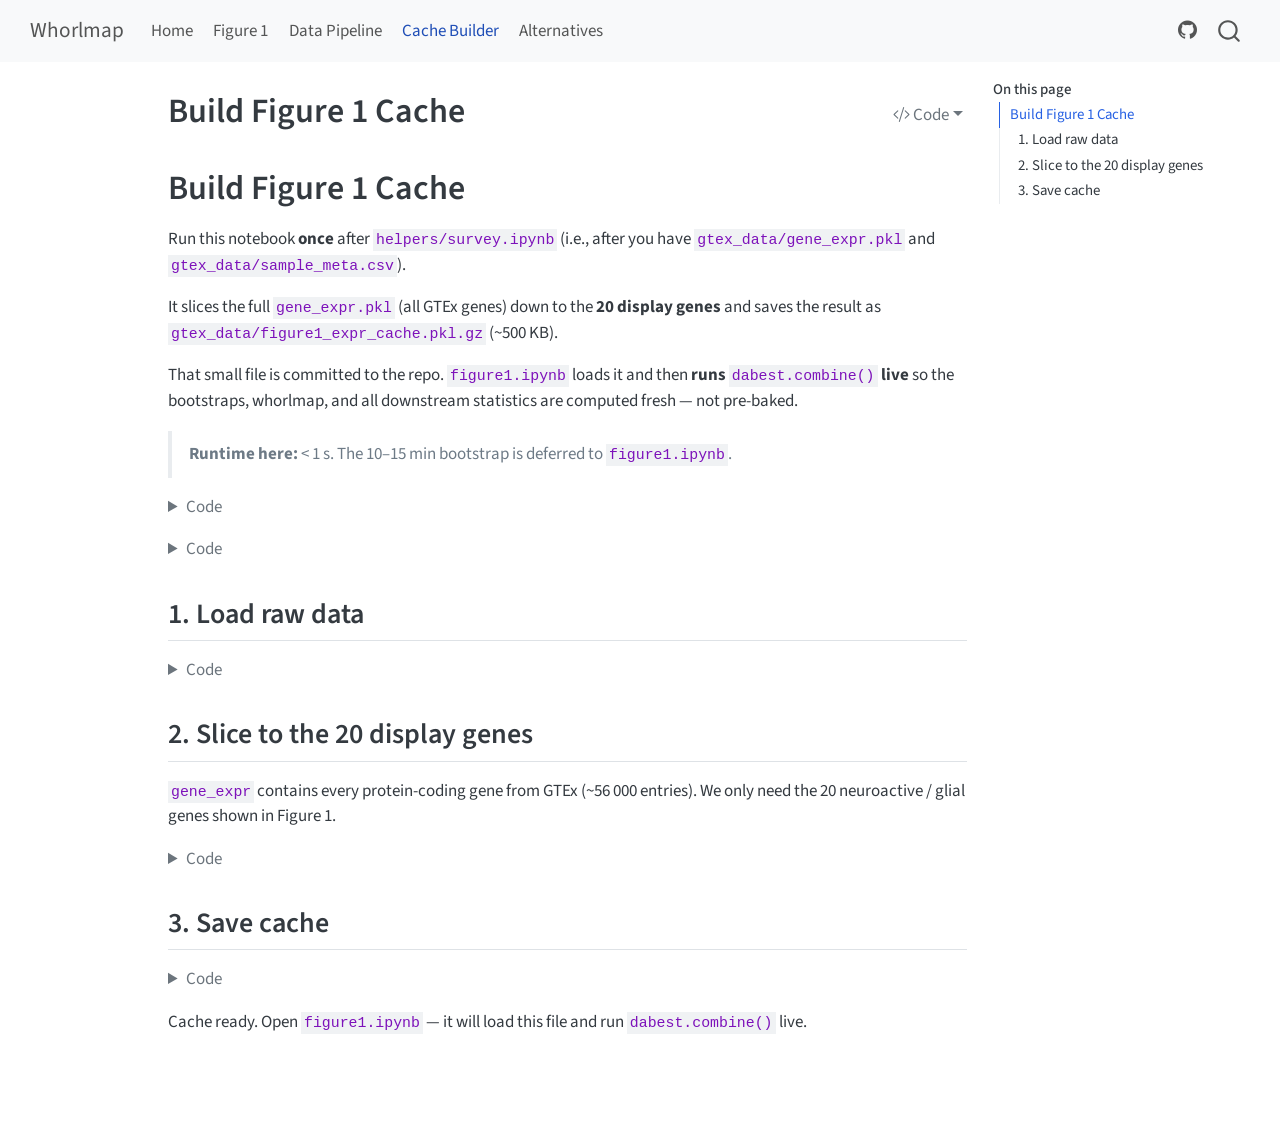
<file: nbs/helpers/make_cache.html>
<!DOCTYPE html>
<html xmlns="http://www.w3.org/1999/xhtml" lang="en" xml:lang="en"><head>

<meta charset="utf-8">
<meta name="generator" content="quarto-1.11.9">

<meta name="viewport" content="width=device-width, initial-scale=1.0, user-scalable=yes">


<title>Build Figure 1 Cache – Whorlmap</title>
<style>
/* Default styles provided by pandoc.
** See https://pandoc.org/MANUAL.html#variables-for-html for config info.
*/
span.smallcaps{font-variant: small-caps;}
div.columns{display: flex; gap: 1.5em;}
div.column{flex: auto;}
@media screen {
div.columns{gap: min(4vw, 1.5em);}
div.column{overflow-x: auto;}
}
div.hanging-indent{margin-left: 1.5em; text-indent: -1.5em;}
ul.task-list{list-style: none;}
ul.task-list li input[type="checkbox"] {
  width: 0.8em;
  margin: 0 0.8em 0.2em -1em; /* quarto-specific, see https://github.com/quarto-dev/quarto-cli/issues/4556 */ 
  vertical-align: middle;
}
/* CSS for syntax highlighting */
html { -webkit-text-size-adjust: 100%; }
pre > code.sourceCode { white-space: pre; position: relative; }
pre > code.sourceCode > span { display: inline-block; line-height: 1.25; }
pre > code.sourceCode > span:empty { height: 1.2em; }
.sourceCode { overflow: visible; }
code.sourceCode > span { color: inherit; text-decoration: inherit; }
div.sourceCode { margin: 1em 0; }
pre.sourceCode { margin: 0; }
@media screen {
div.sourceCode { overflow: auto; }
}
@media print {
pre > code.sourceCode { white-space: pre-wrap; }
pre > code.sourceCode > span { text-indent: -5em; padding-left: 5em; }
}
pre.numberSource code
  { counter-reset: source-line 0; }
pre.numberSource code > span
  { position: relative; left: -4em; counter-increment: source-line; }
pre.numberSource code > span > a:first-child::before
  { content: counter(source-line);
    position: relative; left: -1em; text-align: right; vertical-align: baseline;
    border: none; display: inline-block;
    -webkit-touch-callout: none; -webkit-user-select: none;
    -khtml-user-select: none; -moz-user-select: none;
    -ms-user-select: none; user-select: none;
    padding: 0 4px; width: 4em;
  }
pre.numberSource { margin-left: 3em;  padding-left: 4px; }
div.sourceCode
  {   }
@media screen {
pre > code.sourceCode > span > a:first-child::before { text-decoration: underline; }
}
</style>


<script src="../../site_libs/quarto-nav/quarto-nav.js"></script>
<script src="../../site_libs/quarto-nav/headroom.min.js"></script>
<script src="../../site_libs/clipboard/clipboard.min.js"></script>
<script src="../../site_libs/quarto-search/autocomplete.umd.js"></script>
<script src="../../site_libs/quarto-search/fuse.min.js"></script>
<script src="../../site_libs/quarto-search/quarto-search.js"></script>
<meta name="quarto:offset" content="../../">
<script src="../../site_libs/quarto-html/quarto.js" type="module"></script>
<script src="../../site_libs/quarto-html/tabsets/tabsets.js" type="module"></script>
<script src="../../site_libs/quarto-html/scrollable-regions/scrollable-regions.js" type="module"></script>
<script src="../../site_libs/quarto-html/popper.min.js"></script>
<script src="../../site_libs/quarto-html/tippy.umd.min.js"></script>
<script src="../../site_libs/quarto-html/anchor.min.js"></script>
<link href="../../site_libs/quarto-html/tippy.css" rel="stylesheet">
<link href="../../site_libs/quarto-html/quarto-syntax-highlighting-63b5708e65d6cd79cd7618c58d0c21e7.css" rel="stylesheet" id="quarto-text-highlighting-styles">
<script src="../../site_libs/bootstrap/bootstrap.min.js"></script>
<link href="../../site_libs/bootstrap/bootstrap-icons.css" rel="stylesheet">
<link href="../../site_libs/bootstrap/bootstrap-8d3ad9c781c51ccd60b292c95058b2c2.min.css" rel="stylesheet" append-hash="true" id="quarto-bootstrap" data-mode="light">
<script id="quarto-search-options" type="application/json">{
  "location": "navbar",
  "copy-button": false,
  "collapse-after": 3,
  "panel-placement": "end",
  "type": "overlay",
  "limit": 50,
  "keyboard-shortcut": [
    "f",
    "/",
    "s"
  ],
  "show-item-context": false,
  "language": {
    "search-no-results-text": "No results",
    "search-matching-documents-text": "matching documents",
    "search-copy-link-title": "Copy link to search",
    "search-hide-matches-text": "Hide additional matches",
    "search-more-match-text": "more match in this document",
    "search-more-matches-text": "more matches in this document",
    "search-clear-button-title": "Clear",
    "search-text-placeholder": "",
    "search-detached-cancel-button-title": "Cancel",
    "search-submit-button-title": "Submit",
    "search-label": "Search"
  }
}</script>


<link rel="stylesheet" href="../../custom.css">
</head>

<body class="nav-fixed quarto-light"><a id="quarto-skip-link" class="visually-hidden-focusable" href="#quarto-document-content">Skip to main content</a>

<div id="quarto-search-results"></div>
  <header id="quarto-header" class="headroom fixed-top">
    <nav class="navbar navbar-expand-lg " data-bs-theme="dark" aria-label="Site">
      <div class="navbar-container container-fluid">
      <div class="navbar-brand-container mx-auto">
    <a class="navbar-brand" href="../../index.html">
    <span class="navbar-title">Whorlmap</span>
    </a>
  </div>
          <button class="navbar-toggler" type="button" data-bs-toggle="collapse" data-bs-target="#navbarCollapse" aria-controls="navbarCollapse" aria-expanded="false" aria-label="Toggle navigation" onclick="if (window.quartoToggleHeadroom) { window.quartoToggleHeadroom(); }">
  <span class="navbar-toggler-icon"></span>
</button>
          <div class="collapse navbar-collapse" id="navbarCollapse">
            <ul class="navbar-nav navbar-nav-scroll me-auto">
  <li class="nav-item">
    <a class="nav-link" href="../../index.html"> 
<span class="menu-text">Home</span></a>
  </li>  
  <li class="nav-item">
    <a class="nav-link" href="../../nbs/figure1.html"> 
<span class="menu-text">Figure 1</span></a>
  </li>  
  <li class="nav-item">
    <a class="nav-link" href="../../nbs/helpers/survey.html"> 
<span class="menu-text">Data Pipeline</span></a>
  </li>  
  <li class="nav-item">
    <a class="nav-link active" href="../../nbs/helpers/make_cache.html" aria-current="page"> 
<span class="menu-text">Cache Builder</span></a>
  </li>  
  <li class="nav-item">
    <a class="nav-link" href="../../nbs/alternatives/spiral_variants.html"> 
<span class="menu-text">Alternatives</span></a>
  </li>  
</ul>
            <ul class="navbar-nav navbar-nav-scroll ms-auto">
  <li class="nav-item compact">
    <a class="nav-link" href="https://github.com/sangyu/whorlmap-paper"> <i class="bi bi-github" role="img" aria-label="GitHub">
</i> 
<span class="menu-text"></span></a>
  </li>  
</ul>
          </div> <!-- /navcollapse -->
            <div class="quarto-navbar-tools">
</div>
            <div id="quarto-search" class="" title="Search"></div>
      </div> <!-- /container-fluid -->
    </nav>
</header>
<!-- content -->
<div id="quarto-content" class="quarto-container page-columns page-rows-contents page-layout-article page-navbar">
<!-- sidebar -->
<!-- margin-sidebar -->
    <div id="quarto-margin-sidebar" class="sidebar margin-sidebar">
        <nav id="TOC" role="doc-toc" aria-labelledby="toc-title" class="toc-active">
    <h2 id="toc-title">On this page</h2>
   
  <ul>
  <li><a href="#build-figure-1-cache" id="toc-build-figure-1-cache" class="nav-link active" data-scroll-target="#build-figure-1-cache">Build Figure 1 Cache</a>
  <ul class="collapse">
  <li><a href="#load-raw-data" id="toc-load-raw-data" class="nav-link" data-scroll-target="#load-raw-data">1. Load raw data</a></li>
  <li><a href="#slice-to-the-20-display-genes" id="toc-slice-to-the-20-display-genes" class="nav-link" data-scroll-target="#slice-to-the-20-display-genes">2. Slice to the 20 display genes</a></li>
  <li><a href="#save-cache" id="toc-save-cache" class="nav-link" data-scroll-target="#save-cache">3. Save cache</a></li>
  </ul></li>
  </ul>
</nav>
    </div>
<!-- main -->
<main class="content" id="quarto-document-content" tabindex="-1">

<header id="title-block-header" class="quarto-title-block default">
<div class="quarto-title">
<div class="quarto-title-block"><div><h1 class="title">Build Figure 1 Cache</h1><button type="button" class="btn code-tools-button dropdown-toggle" id="quarto-code-tools-menu" data-bs-toggle="dropdown" aria-expanded="false"><i class="bi"></i> Code</button><ul class="dropdown-menu dropdown-menu-end" aria-labelelledby="quarto-code-tools-menu"><li><a id="quarto-show-all-code" class="dropdown-item" href="javascript:void(0)" role="button">Show All Code</a></li><li><a id="quarto-hide-all-code" class="dropdown-item" href="javascript:void(0)" role="button">Hide All Code</a></li></ul></div></div>
</div>



<div class="quarto-title-meta">

    
  
    
  </div>
  


</header>


<section id="build-figure-1-cache" class="level1">
<h1>Build Figure 1 Cache</h1>
<p>Run this notebook <strong>once</strong> after <code>helpers/survey.ipynb</code> (i.e., after you have <code>gtex_data/gene_expr.pkl</code> and <code>gtex_data/sample_meta.csv</code>).</p>
<p>It slices the full <code>gene_expr.pkl</code> (all GTEx genes) down to the <strong>20 display genes</strong> and saves the result as <code>gtex_data/figure1_expr_cache.pkl.gz</code> (~500 KB).</p>
<p>That small file is committed to the repo. <code>figure1.ipynb</code> loads it and then <strong>runs <code>dabest.combine()</code> live</strong> so the bootstraps, whorlmap, and all downstream statistics are computed fresh — not pre-baked.</p>
<blockquote class="blockquote">
<p><strong>Runtime here:</strong> &lt; 1 s. The 10–15 min bootstrap is deferred to <code>figure1.ipynb</code>.</p>
</blockquote>
<div id="377bbe32" class="cell">
<details class="code-fold">
<summary>Code</summary>
<div class="code-copy-outer-scaffold"><div class="sourceCode cell-code" id="cb1"><pre class="sourceCode python code-with-copy"><code class="sourceCode python"><span id="cb1-1"><a href="#cb1-1" aria-hidden="true" tabindex="-1"></a><span class="im">import</span> pickle, gzip, pathlib</span>
<span id="cb1-2"><a href="#cb1-2" aria-hidden="true" tabindex="-1"></a><span class="im">import</span> pandas <span class="im">as</span> pd</span></code></pre></div><button title="Copy to Clipboard" class="code-copy-button"><i class="bi"></i></button></div>
</details>
</div>
<div id="c64089ea" class="cell">
<details class="code-fold">
<summary>Code</summary>
<div class="code-copy-outer-scaffold"><div class="sourceCode cell-code" id="cb2"><pre class="sourceCode python code-with-copy"><code class="sourceCode python"><span id="cb2-1"><a href="#cb2-1" aria-hidden="true" tabindex="-1"></a>RIGHT_GENES <span class="op">=</span> [</span>
<span id="cb2-2"><a href="#cb2-2" aria-hidden="true" tabindex="-1"></a>    <span class="st">'TPH2'</span>, <span class="st">'CHRNA7'</span>, <span class="st">'ESR1'</span>,</span>
<span id="cb2-3"><a href="#cb2-3" aria-hidden="true" tabindex="-1"></a>    <span class="st">'TH'</span>, <span class="st">'SLC6A3'</span>, <span class="st">'DDC'</span>, <span class="st">'AGRP'</span>,</span>
<span id="cb2-4"><a href="#cb2-4" aria-hidden="true" tabindex="-1"></a>    <span class="st">'SST'</span>, <span class="st">'PENK'</span>, <span class="st">'GAD1'</span>, <span class="st">'GAD2'</span>, <span class="st">'CRH'</span>,</span>
<span id="cb2-5"><a href="#cb2-5" aria-hidden="true" tabindex="-1"></a>    <span class="st">'DRD5'</span>, <span class="st">'CHRM1'</span>, <span class="st">'BDNF'</span>, <span class="st">'CYP19A1'</span>,</span>
<span id="cb2-6"><a href="#cb2-6" aria-hidden="true" tabindex="-1"></a>    <span class="st">'AIF1'</span>, <span class="st">'MAOA'</span>, <span class="st">'FKBP5'</span>, <span class="st">'GFAP'</span>,</span>
<span id="cb2-7"><a href="#cb2-7" aria-hidden="true" tabindex="-1"></a>]</span>
<span id="cb2-8"><a href="#cb2-8" aria-hidden="true" tabindex="-1"></a>BRAIN_REGIONS <span class="op">=</span> {</span>
<span id="cb2-9"><a href="#cb2-9" aria-hidden="true" tabindex="-1"></a>    <span class="st">'Hypothalamus'</span>:      <span class="st">'Brain - Hypothalamus'</span>,</span>
<span id="cb2-10"><a href="#cb2-10" aria-hidden="true" tabindex="-1"></a>    <span class="st">'Amygdala'</span>:          <span class="st">'Brain - Amygdala'</span>,</span>
<span id="cb2-11"><a href="#cb2-11" aria-hidden="true" tabindex="-1"></a>    <span class="st">'Hippocampus'</span>:       <span class="st">'Brain - Hippocampus'</span>,</span>
<span id="cb2-12"><a href="#cb2-12" aria-hidden="true" tabindex="-1"></a>    <span class="st">'Ant. Cing. Ctx'</span>:    <span class="st">'Brain - Anterior cingulate cortex (BA24)'</span>,</span>
<span id="cb2-13"><a href="#cb2-13" aria-hidden="true" tabindex="-1"></a>    <span class="st">'Frontal Cortex'</span>:    <span class="st">'Brain - Frontal Cortex (BA9)'</span>,</span>
<span id="cb2-14"><a href="#cb2-14" aria-hidden="true" tabindex="-1"></a>    <span class="st">'Cortex'</span>:            <span class="st">'Brain - Cortex'</span>,</span>
<span id="cb2-15"><a href="#cb2-15" aria-hidden="true" tabindex="-1"></a>    <span class="st">'Caudate'</span>:           <span class="st">'Brain - Caudate (basal ganglia)'</span>,</span>
<span id="cb2-16"><a href="#cb2-16" aria-hidden="true" tabindex="-1"></a>    <span class="st">'Putamen'</span>:           <span class="st">'Brain - Putamen (basal ganglia)'</span>,</span>
<span id="cb2-17"><a href="#cb2-17" aria-hidden="true" tabindex="-1"></a>    <span class="st">'Nucleus Accumbens'</span>: <span class="st">'Brain - Nucleus accumbens (basal ganglia)'</span>,</span>
<span id="cb2-18"><a href="#cb2-18" aria-hidden="true" tabindex="-1"></a>    <span class="st">'Cerebellum'</span>:        <span class="st">'Brain - Cerebellum'</span>,</span>
<span id="cb2-19"><a href="#cb2-19" aria-hidden="true" tabindex="-1"></a>    <span class="st">'Cerebellar Hemi.'</span>:  <span class="st">'Brain - Cerebellar Hemisphere'</span>,</span>
<span id="cb2-20"><a href="#cb2-20" aria-hidden="true" tabindex="-1"></a>    <span class="st">'Substantia Nigra'</span>:  <span class="st">'Brain - Substantia nigra'</span>,</span>
<span id="cb2-21"><a href="#cb2-21" aria-hidden="true" tabindex="-1"></a>    <span class="st">'Spinal Cord'</span>:       <span class="st">'Brain - Spinal cord (cervical c-1)'</span>,</span>
<span id="cb2-22"><a href="#cb2-22" aria-hidden="true" tabindex="-1"></a>}</span>
<span id="cb2-23"><a href="#cb2-23" aria-hidden="true" tabindex="-1"></a>region_order <span class="op">=</span> <span class="bu">list</span>(BRAIN_REGIONS.keys())</span>
<span id="cb2-24"><a href="#cb2-24" aria-hidden="true" tabindex="-1"></a>DATA_DIR     <span class="op">=</span> pathlib.Path(<span class="st">'gtex_data'</span>)</span></code></pre></div><button title="Copy to Clipboard" class="code-copy-button"><i class="bi"></i></button></div>
</details>
</div>
<section id="load-raw-data" class="level2">
<h2 class="anchored" data-anchor-id="load-raw-data">1. Load raw data</h2>
<div id="b0e255a0" class="cell">
<details class="code-fold">
<summary>Code</summary>
<div class="code-copy-outer-scaffold"><div class="sourceCode cell-code" id="cb3"><pre class="sourceCode python code-with-copy"><code class="sourceCode python"><span id="cb3-1"><a href="#cb3-1" aria-hidden="true" tabindex="-1"></a><span class="cf">with</span> <span class="bu">open</span>(DATA_DIR <span class="op">/</span> <span class="st">'gene_expr.pkl'</span>, <span class="st">'rb'</span>) <span class="im">as</span> f:</span>
<span id="cb3-2"><a href="#cb3-2" aria-hidden="true" tabindex="-1"></a>    gene_expr <span class="op">=</span> pickle.load(f)</span>
<span id="cb3-3"><a href="#cb3-3" aria-hidden="true" tabindex="-1"></a>sample_meta <span class="op">=</span> pd.read_csv(DATA_DIR <span class="op">/</span> <span class="st">'sample_meta.csv'</span>, index_col<span class="op">=</span><span class="dv">0</span>)</span>
<span id="cb3-4"><a href="#cb3-4" aria-hidden="true" tabindex="-1"></a><span class="bu">print</span>(<span class="ss">f'Full gene_expr: </span><span class="sc">{</span><span class="bu">len</span>(gene_expr)<span class="sc">}</span><span class="ss"> genes  |  sample_meta: </span><span class="sc">{</span><span class="bu">len</span>(sample_meta)<span class="sc">}</span><span class="ss"> samples'</span>)</span></code></pre></div><button title="Copy to Clipboard" class="code-copy-button"><i class="bi"></i></button></div>
</details>
</div>
</section>
<section id="slice-to-the-20-display-genes" class="level2">
<h2 class="anchored" data-anchor-id="slice-to-the-20-display-genes">2. Slice to the 20 display genes</h2>
<p><code>gene_expr</code> contains every protein-coding gene from GTEx (~56 000 entries). We only need the 20 neuroactive / glial genes shown in Figure 1.</p>
<div id="126615f5" class="cell">
<details class="code-fold">
<summary>Code</summary>
<div class="code-copy-outer-scaffold"><div class="sourceCode cell-code" id="cb4"><pre class="sourceCode python code-with-copy"><code class="sourceCode python"><span id="cb4-1"><a href="#cb4-1" aria-hidden="true" tabindex="-1"></a>expr_subset <span class="op">=</span> {gene: gene_expr[gene] <span class="cf">for</span> gene <span class="kw">in</span> RIGHT_GENES}</span>
<span id="cb4-2"><a href="#cb4-2" aria-hidden="true" tabindex="-1"></a>n_samples   <span class="op">=</span> <span class="bu">len</span>(<span class="bu">next</span>(<span class="bu">iter</span>(expr_subset.values())))</span>
<span id="cb4-3"><a href="#cb4-3" aria-hidden="true" tabindex="-1"></a><span class="bu">print</span>(<span class="ss">f'Sliced to </span><span class="sc">{</span><span class="bu">len</span>(expr_subset)<span class="sc">}</span><span class="ss"> genes  x  </span><span class="sc">{</span>n_samples<span class="sc">}</span><span class="ss"> brain-region samples'</span>)</span></code></pre></div><button title="Copy to Clipboard" class="code-copy-button"><i class="bi"></i></button></div>
</details>
</div>
</section>
<section id="save-cache" class="level2">
<h2 class="anchored" data-anchor-id="save-cache">3. Save cache</h2>
<div id="3361a14c" class="cell">
<details class="code-fold">
<summary>Code</summary>
<div class="code-copy-outer-scaffold"><div class="sourceCode cell-code" id="cb5"><pre class="sourceCode python code-with-copy"><code class="sourceCode python"><span id="cb5-1"><a href="#cb5-1" aria-hidden="true" tabindex="-1"></a>cache <span class="op">=</span> {</span>
<span id="cb5-2"><a href="#cb5-2" aria-hidden="true" tabindex="-1"></a>    <span class="st">'expr_subset'</span>:  expr_subset,   <span class="co"># {gene_name: {sample_id: log2(tpm+1)}}</span></span>
<span id="cb5-3"><a href="#cb5-3" aria-hidden="true" tabindex="-1"></a>    <span class="st">'gene_names'</span>:   RIGHT_GENES,</span>
<span id="cb5-4"><a href="#cb5-4" aria-hidden="true" tabindex="-1"></a>    <span class="st">'region_order'</span>: region_order,</span>
<span id="cb5-5"><a href="#cb5-5" aria-hidden="true" tabindex="-1"></a>}</span>
<span id="cb5-6"><a href="#cb5-6" aria-hidden="true" tabindex="-1"></a></span>
<span id="cb5-7"><a href="#cb5-7" aria-hidden="true" tabindex="-1"></a>cache_path <span class="op">=</span> DATA_DIR <span class="op">/</span> <span class="st">'figure1_expr_cache.pkl.gz'</span></span>
<span id="cb5-8"><a href="#cb5-8" aria-hidden="true" tabindex="-1"></a><span class="cf">with</span> gzip.<span class="bu">open</span>(cache_path, <span class="st">'wb'</span>) <span class="im">as</span> f:</span>
<span id="cb5-9"><a href="#cb5-9" aria-hidden="true" tabindex="-1"></a>    pickle.dump(cache, f, protocol<span class="op">=</span><span class="dv">5</span>)</span>
<span id="cb5-10"><a href="#cb5-10" aria-hidden="true" tabindex="-1"></a></span>
<span id="cb5-11"><a href="#cb5-11" aria-hidden="true" tabindex="-1"></a>size_kb <span class="op">=</span> cache_path.stat().st_size <span class="op">/</span> <span class="fl">1e3</span></span>
<span id="cb5-12"><a href="#cb5-12" aria-hidden="true" tabindex="-1"></a><span class="bu">print</span>(<span class="ss">f'Saved </span><span class="sc">{</span>cache_path<span class="sc">}</span><span class="ss">  (</span><span class="sc">{</span>size_kb<span class="sc">:.0f}</span><span class="ss"> KB)  —  safe to commit directly.'</span>)</span></code></pre></div><button title="Copy to Clipboard" class="code-copy-button"><i class="bi"></i></button></div>
</details>
</div>
<p>Cache ready. Open <code>figure1.ipynb</code> — it will load this file and run <code>dabest.combine()</code> live.</p>


</section>
</section>

</main> <!-- /main -->
<script>
document.addEventListener("DOMContentLoaded", () => {
  const lightbox = window.lightboxQuarto;
  if (!lightbox) return;

  // Let touch gestures scroll the figure instead of changing/closing slides.
  lightbox.settings.touchNavigation = false;
  lightbox.on("slide_before_load", ({ slideNode, slideConfig }) => {
    if (slideConfig.type !== "image") return;
    slideNode.classList.add("figure-width-view");
    slideNode.tabIndex = -1;
    slideConfig.zoomable = false;
    slideConfig.draggable = false;
  });

  const startAtTop = () => {
    const slide = lightbox.getActiveSlide();
    if (!slide?.classList.contains("figure-width-view")) return;
    slide.scrollTop = 0;
    // Allow arrow keys and Page Down to scroll; Escape still closes the viewer.
    slide.focus({ preventScroll: true });
  };
  lightbox.on("open", startAtTop);
  lightbox.on("slide_changed", startAtTop);
});
</script>
<script id="quarto-html-after-body" type="application/javascript">
  window.document.addEventListener("DOMContentLoaded", function (event) {
    const icon = "";
    const anchorJS = new window.AnchorJS();
    anchorJS.options = {
      placement: 'right',
      icon: icon
    };
    anchorJS.add('.anchored');
    const isCodeAnnotation = (el) => {
      for (const clz of el.classList) {
        if (clz.startsWith('code-annotation-')) {                     
          return true;
        }
      }
      return false;
    }
    const onCopySuccess = function(e) {
      // button target
      const button = e.trigger;
      // don't keep focus
      button.blur();
      // flash "checked"
      button.classList.add('code-copy-button-checked');
      var currentTitle = button.getAttribute("title");
      button.setAttribute("title", "Copied!");
      let tooltip;
      if (window.bootstrap) {
        button.setAttribute("data-bs-toggle", "tooltip");
        button.setAttribute("data-bs-placement", "left");
        button.setAttribute("data-bs-title", "Copied!");
        tooltip = new bootstrap.Tooltip(button, 
          { trigger: "manual", 
            customClass: "code-copy-button-tooltip",
            offset: [0, -8]});
        tooltip.show();    
      }
      setTimeout(function() {
        if (tooltip) {
          tooltip.hide();
          button.removeAttribute("data-bs-title");
          button.removeAttribute("data-bs-toggle");
          button.removeAttribute("data-bs-placement");
        }
        button.setAttribute("title", currentTitle);
        button.classList.remove('code-copy-button-checked');
      }, 1000);
      // clear code selection
      e.clearSelection();
    }
    const getTextToCopy = function(trigger) {
      const outerScaffold = trigger.parentElement.cloneNode(true);
      const codeEl = outerScaffold.querySelector('code');
      for (const childEl of codeEl.children) {
        if (isCodeAnnotation(childEl)) {
          childEl.remove();
        }
      }
      return codeEl.innerText;
    }
    const clipboard = new window.ClipboardJS('.code-copy-button:not([data-in-quarto-modal])', {
      text: getTextToCopy
    });
    clipboard.on('success', onCopySuccess);
    if (window.document.getElementById('quarto-embedded-source-code-modal')) {
      const clipboardModal = new window.ClipboardJS('.code-copy-button[data-in-quarto-modal]', {
        text: getTextToCopy,
        container: window.document.getElementById('quarto-embedded-source-code-modal')
      });
      clipboardModal.on('success', onCopySuccess);
    }
    const viewSource = window.document.getElementById('quarto-view-source') ||
                       window.document.getElementById('quarto-code-tools-source');
    if (viewSource) {
      const sourceUrl = viewSource.getAttribute("data-quarto-source-url");
      viewSource.addEventListener("click", function(e) {
        if (sourceUrl) {
          // rstudio viewer pane
          if (/\bcapabilities=\b/.test(window.location)) {
            window.open(sourceUrl);
          } else {
            window.location.href = sourceUrl;
          }
        } else {
          const modal = new bootstrap.Modal(document.getElementById('quarto-embedded-source-code-modal'));
          modal.show();
        }
        return false;
      });
    }
    function toggleCodeHandler(show) {
      return function(e) {
        const cellDetails = window.document.querySelectorAll(".cell details.code-fold");
        for (let i=0; i<cellDetails.length; i++) {
          const details = cellDetails[i];
          if (show) {
            details.open = true;
          } else {
            details.removeAttribute("open");
          }
        }
        const cellCodeDivs = window.document.querySelectorAll(".cell div.sourceCode.cell-code");
        const fromCls = show ? "hidden" : "unhidden";
        const toCls = show ? "unhidden" : "hidden";
        for (let i=0; i<cellCodeDivs.length; i++) {
          const codeDiv = cellCodeDivs[i];
          if (codeDiv.classList.contains(fromCls)) {
            codeDiv.classList.remove(fromCls);
            codeDiv.classList.add(toCls);
          } 
        }
        return false;
      }
    }
    const hideAllCode = window.document.getElementById("quarto-hide-all-code");
    if (hideAllCode) {
      hideAllCode.addEventListener("click", toggleCodeHandler(false));
    }
    const showAllCode = window.document.getElementById("quarto-show-all-code");
    if (showAllCode) {
      showAllCode.addEventListener("click", toggleCodeHandler(true));
    }
      var localhostRegex = new RegExp(/^(?:http|https):\/\/localhost\:?[0-9]*\//);
      var mailtoRegex = new RegExp(/^mailto:/);
        var filterRegex = new RegExp("https:\/\/sangyu\.github\.io\/whorlmap-paper");
      var isInternal = (href) => {
          return filterRegex.test(href) || localhostRegex.test(href) || mailtoRegex.test(href);
      }
      // Inspect non-navigation links and adorn them if external
      window.quartoDecorateExternalLinks = function (root) {
     var links = (root || window.document).querySelectorAll('a[href]:not(.nav-link):not(.navbar-brand):not(.toc-action):not(.sidebar-link):not(.sidebar-item-toggle):not(.pagination-link):not(.no-external):not([aria-hidden]):not(.dropdown-item):not(.quarto-navigation-tool):not(.about-link)');
      for (var i=0; i<links.length; i++) {
        const link = links[i];
        if (!isInternal(link.href)) {
          // undo the damage that might have been done by quarto-nav.js in the case of
          // links that we want to consider external
          if (link.dataset.originalHref !== undefined) {
            link.href = link.dataset.originalHref;
          }
          if (!link.classList.contains('no-external-icon')) {
          }
        }
      }
      };
      window.quartoDecorateExternalLinks(window.document);
    // Esc closes the popup (WCAG 1.4.13) and focus leaving both trigger and
    // popup closes it (WCAG 2.4.11); tippy handles neither for interactive popups.
    const hideOnEscAndFocusOut = {
      name: 'hideOnEscAndFocusOut',
      defaultValue: true,
      fn(instance) {
        const dismiss = () => {
          // A show scheduled by the trigger delay would otherwise reopen it
          instance.clearDelayTimeouts();
          instance.hide();
        };
        const onKeyDown = (event) => {
          if (event.key !== 'Escape') {
            return;
          }
          // Keep Esc from also reaching page handlers (e.g. reveal.js overview),
          // except an open reveal.js slide menu, which Esc should close too.
          // The menu handles keys only when its keyboard option is on.
          const menuHandlesEsc = window.Reveal?.getPlugin?.('menu')?.isOpen() &&
            window.Reveal.getConfig().menu?.keyboard !== false;
          if (!menuHandlesEsc) {
            event.stopPropagation();
          }
          if (instance.popper.contains(window.document.activeElement)) {
            // Disabled while refocusing so the focus trigger does not reopen it
            instance.disable();
            instance.reference.focus();
            instance.enable();
          }
          dismiss();
        };
        const onFocusOut = (event) => {
          const target = event.relatedTarget;
          if (target && !instance.reference.contains(target) &&
              !instance.popper.contains(target)) {
            dismiss();
          }
        };
        // On the trigger too: a click trigger (code-annotations: select) has no
        // blur handling. Attached for the instance's lifetime so leaving the
        // trigger also cancels a show still pending on the trigger delay.
        instance.reference.addEventListener('focusout', onFocusOut);
        return {
          onShow() {
            window.document.addEventListener('keydown', onKeyDown, true);
            instance.popper.addEventListener('focusout', onFocusOut);
          },
          onHide() {
            window.document.removeEventListener('keydown', onKeyDown, true);
            instance.popper.removeEventListener('focusout', onFocusOut);
          },
          onDestroy() {
            instance.reference.removeEventListener('focusout', onFocusOut);
          },
        };
      },
    };
    function tippyHover(el, contentFn, onTriggerFn, onUntriggerFn) {
      const config = {
        allowHTML: true,
        maxWidth: 500,
        delay: 100,
        arrow: false,
        appendTo: function(el) {
            return el.parentElement;
        },
        interactive: true,
        interactiveBorder: 10,
        theme: 'quarto',
        placement: 'bottom-start',
        plugins: [hideOnEscAndFocusOut],
      };
      if (contentFn) {
        config.content = contentFn;
      }
      if (onTriggerFn) {
        config.onTrigger = onTriggerFn;
      }
      if (onUntriggerFn) {
        config.onUntrigger = onUntriggerFn;
      }
      window.tippy(el, config); 
    }
    const noterefs = window.document.querySelectorAll('a[role="doc-noteref"]');
    for (var i=0; i<noterefs.length; i++) {
      const ref = noterefs[i];
      tippyHover(ref, function() {
        // use id or data attribute instead here
        let href = ref.getAttribute('data-footnote-href') || ref.getAttribute('href');
        try { href = new URL(href).hash; } catch {}
        const id = href.replace(/^#\/?/, "");
        const note = window.document.getElementById(id);
        if (note) {
          return note.innerHTML;
        } else {
          return "";
        }
      });
    }
    const xrefs = window.document.querySelectorAll('a.quarto-xref');
    const processXRef = (id, note) => {
      // Strip column container classes
      const stripColumnClz = (el) => {
        el.classList.remove("page-full", "page-columns");
        if (el.children) {
          for (const child of el.children) {
            stripColumnClz(child);
          }
        }
      }
      stripColumnClz(note)
      if (id === null || id.startsWith('sec-')) {
        // Special case sections, only their first couple elements
        const container = document.createElement("div");
        if (note.children && note.children.length > 2) {
          container.appendChild(note.children[0].cloneNode(true));
          for (let i = 1; i < note.children.length; i++) {
            const child = note.children[i];
            if (child.tagName === "P" && child.innerText === "") {
              continue;
            } else {
              container.appendChild(child.cloneNode(true));
              break;
            }
          }
          if (window.Quarto?.typesetMath) {
            window.Quarto.typesetMath(container);
          }
          return container.innerHTML
        } else {
          if (window.Quarto?.typesetMath) {
            window.Quarto.typesetMath(note);
          }
          return note.innerHTML;
        }
      } else {
        // Remove any anchor links if they are present
        const anchorLink = note.querySelector('a.anchorjs-link');
        if (anchorLink) {
          anchorLink.remove();
        }
        if (window.Quarto?.typesetMath) {
          window.Quarto.typesetMath(note);
        }
        if (note.classList.contains("callout")) {
          return note.outerHTML;
        } else {
          return note.innerHTML;
        }
      }
    }
    for (var i=0; i<xrefs.length; i++) {
      const xref = xrefs[i];
      tippyHover(xref, undefined, function(instance) {
        instance.disable();
        let url = xref.getAttribute('href');
        let hash = undefined; 
        if (url.startsWith('#')) {
          hash = url;
        } else {
          try { hash = new URL(url).hash; } catch {}
        }
        if (hash) {
          const id = hash.replace(/^#\/?/, "");
          const note = window.document.getElementById(id);
          if (note !== null) {
            try {
              const html = processXRef(id, note.cloneNode(true));
              instance.setContent(html);
            } finally {
              instance.enable();
              instance.show();
            }
          } else {
            // See if we can fetch this
            fetch(url.split('#')[0])
            .then(res => res.text())
            .then(html => {
              const parser = new DOMParser();
              const htmlDoc = parser.parseFromString(html, "text/html");
              const note = htmlDoc.getElementById(id);
              if (note !== null) {
                const html = processXRef(id, note);
                instance.setContent(html);
              } 
            }).finally(() => {
              instance.enable();
              instance.show();
            });
          }
        } else {
          // See if we can fetch a full url (with no hash to target)
          // This is a special case and we should probably do some content thinning / targeting
          fetch(url)
          .then(res => res.text())
          .then(html => {
            const parser = new DOMParser();
            const htmlDoc = parser.parseFromString(html, "text/html");
            const note = htmlDoc.querySelector('main.content');
            if (note !== null) {
              // This should only happen for chapter cross references
              // (since there is no id in the URL)
              // remove the first header
              if (note.children.length > 0 && note.children[0].tagName === "HEADER") {
                note.children[0].remove();
              }
              const html = processXRef(null, note);
              instance.setContent(html);
            } 
          }).finally(() => {
            instance.enable();
            instance.show();
          });
        }
      }, function(instance) {
      });
    }
        let selectedAnnoteEl;
        const selectorForAnnotation = ( cell, annotation) => {
          let cellAttr = 'data-code-cell="' + cell + '"';
          let lineAttr = 'data-code-annotation="' +  annotation + '"';
          const selector = 'span[' + cellAttr + '][' + lineAttr + ']';
          return selector;
        }
        const selectCodeLines = (annoteEl) => {
          const doc = window.document;
          const targetCell = annoteEl.getAttribute("data-target-cell");
          const targetAnnotation = annoteEl.getAttribute("data-target-annotation");
          const annoteSpan = window.document.querySelector(selectorForAnnotation(targetCell, targetAnnotation));
          const lines = annoteSpan.getAttribute("data-code-lines").split(",");
          const lineIds = lines.map((line) => {
            return targetCell + "-" + line;
          })
          // Each band is positioned against its own containing block, which is
          // not the offsetParent of the lines, so place it from client rects.
          const placeBand = (band, firstEl, lastEl, codeBlock) => {
            const container = band.offsetParent;
            if (container === null) {
              return;
            }
            const containerRect = container.getBoundingClientRect();
            // Reveal.js scales slides with a transform, so convert client
            // pixels back to the CSS pixels of the container.
            const scale = containerRect.height / container.offsetHeight || 1;
            const firstRect = firstEl.getBoundingClientRect();
            const lastRect = lastEl.getBoundingClientRect();
            const top = (firstRect.top - containerRect.top) / scale - container.clientTop + container.scrollTop;
            const height = (lastRect.bottom - firstRect.top) / scale;
            band.style.top = top - 2 + "px";
            band.style.height = height + 4 + "px";
            if (codeBlock) {
              // Without the copy button wrapper, the containing block is wider
              // than the code block, so span the code block explicitly.
              const blockRect = codeBlock.getBoundingClientRect();
              band.style.left = (blockRect.left - containerRect.left) / scale - container.clientLeft + container.scrollLeft + "px";
              band.style.width = blockRect.width / scale + "px";
            }
          };
          if (lineIds.length > 0) {
            const el = window.document.getElementById(lineIds[0]);
            const lastEl = window.document.getElementById(lineIds[lineIds.length - 1]);
            const parent = el.parentElement.parentElement;
            // cook up a div (if necessary) and position it
            let div = window.document.getElementById("code-annotation-line-highlight");
            if (div === null) {
              div = window.document.createElement("div");
              div.setAttribute("id", "code-annotation-line-highlight");
              div.style.position = 'absolute';
              parent.appendChild(div);
            }
            placeBand(div, el, lastEl, parent.closest("div.sourceCode") || parent);
            let gutterDiv = window.document.getElementById("code-annotation-line-highlight-gutter");
            if (gutterDiv === null) {
              gutterDiv = window.document.createElement("div");
              gutterDiv.setAttribute("id", "code-annotation-line-highlight-gutter");
              gutterDiv.style.position = 'absolute';
              const codeCell = window.document.getElementById(targetCell);
              const gutter = codeCell.querySelector('.code-annotation-gutter');
              gutter.appendChild(gutterDiv);
            }
            placeBand(gutterDiv, el, lastEl);
            selectedAnnoteEl = annoteEl;
          }
        };
        const unselectCodeLines = () => {
          const elementsIds = ["code-annotation-line-highlight", "code-annotation-line-highlight-gutter"];
          elementsIds.forEach((elId) => {
            const div = window.document.getElementById(elId);
            if (div) {
              div.remove();
            }
          });
          selectedAnnoteEl = undefined;
        };
          // Handle positioning of the toggle
      window.addEventListener(
        "resize",
        throttle(() => {
          elRect = undefined;
          if (selectedAnnoteEl) {
            selectCodeLines(selectedAnnoteEl);
          }
        }, 10)
      );
      function throttle(fn, ms) {
      let throttle = false;
      let timer;
        return (...args) => {
          if(!throttle) { // first call gets through
              fn.apply(this, args);
              throttle = true;
          } else { // all the others get throttled
              if(timer) clearTimeout(timer); // cancel #2
              timer = setTimeout(() => {
                fn.apply(this, args);
                timer = throttle = false;
              }, ms);
          }
        };
      }
        // Attach click handler to the DT
        const annoteDls = window.document.querySelectorAll('dt[data-target-cell]');
        for (const annoteDlNode of annoteDls) {
          annoteDlNode.addEventListener('click', (event) => {
            const clickedEl = event.target;
            if (clickedEl !== selectedAnnoteEl) {
              unselectCodeLines();
              const activeEl = window.document.querySelector('dt[data-target-cell].code-annotation-active');
              if (activeEl) {
                activeEl.classList.remove('code-annotation-active');
              }
              selectCodeLines(clickedEl);
              clickedEl.classList.add('code-annotation-active');
            } else {
              // Unselect the line
              unselectCodeLines();
              clickedEl.classList.remove('code-annotation-active');
            }
          });
        }
    const findCites = (el) => {
      const parentEl = el.parentElement;
      if (parentEl) {
        const cites = parentEl.dataset.cites;
        if (cites) {
          return {
            el,
            cites: cites.split(' ')
          };
        } else {
          return findCites(el.parentElement)
        }
      } else {
        return undefined;
      }
    };
    var bibliorefs = window.document.querySelectorAll('a[role="doc-biblioref"]');
    for (var i=0; i<bibliorefs.length; i++) {
      const ref = bibliorefs[i];
      const citeInfo = findCites(ref);
      if (citeInfo) {
        tippyHover(citeInfo.el, function() {
          var popup = window.document.createElement('div');
          citeInfo.cites.forEach(function(cite) {
            var citeDiv = window.document.createElement('div');
            citeDiv.classList.add('hanging-indent');
            citeDiv.classList.add('csl-entry');
            var biblioDiv = window.document.getElementById('ref-' + cite);
            if (biblioDiv) {
              citeDiv.innerHTML = biblioDiv.innerHTML;
            }
            popup.appendChild(citeDiv);
          });
          return popup.innerHTML;
        });
      }
    }
  });
  </script>
  <script type="application/javascript">
  window.quartoScrollableRegionsLabels = {"code":"Scrollable code","output":"Scrollable output"};
  </script>
</div> <!-- /content -->




</body></html>
</file>
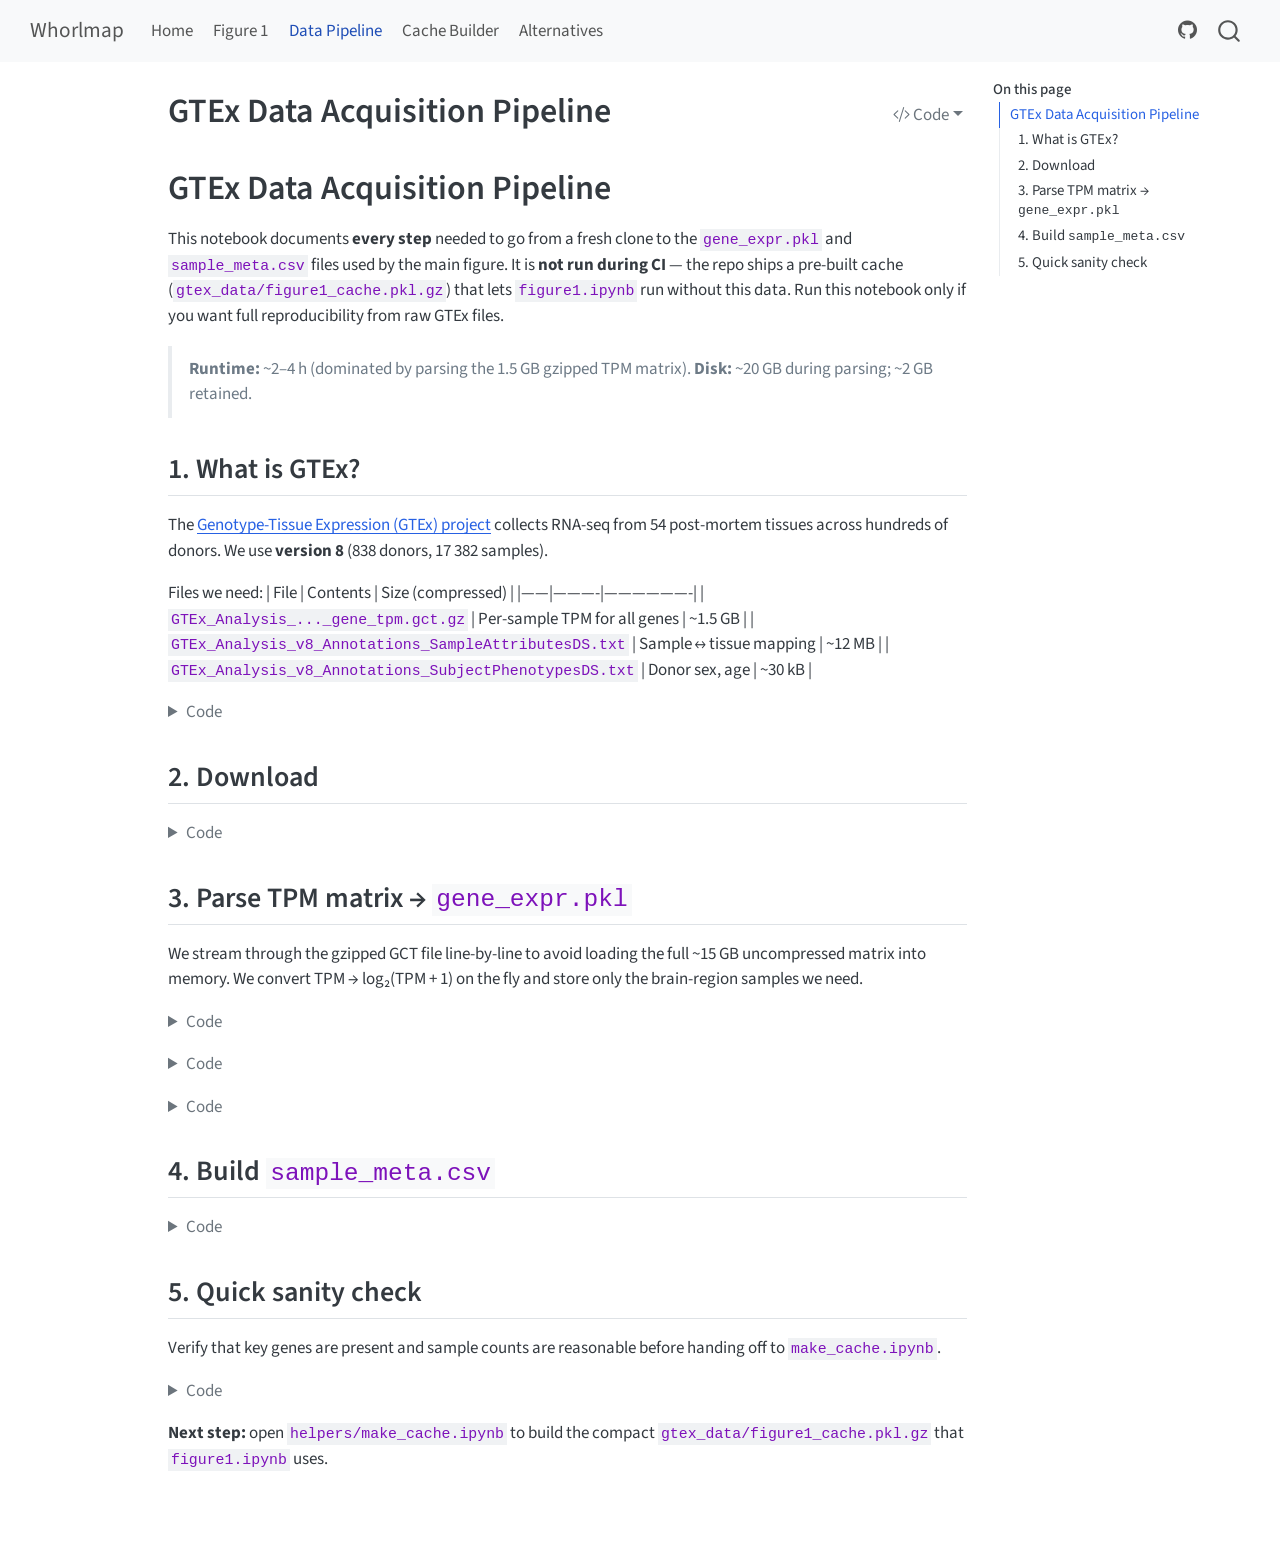
<file: nbs/helpers/survey.html>
<!DOCTYPE html>
<html xmlns="http://www.w3.org/1999/xhtml" lang="en" xml:lang="en"><head>

<meta charset="utf-8">
<meta name="generator" content="quarto-1.11.9">

<meta name="viewport" content="width=device-width, initial-scale=1.0, user-scalable=yes">


<title>GTEx Data Acquisition Pipeline – Whorlmap</title>
<style>
/* Default styles provided by pandoc.
** See https://pandoc.org/MANUAL.html#variables-for-html for config info.
*/
span.smallcaps{font-variant: small-caps;}
div.columns{display: flex; gap: 1.5em;}
div.column{flex: auto;}
@media screen {
div.columns{gap: min(4vw, 1.5em);}
div.column{overflow-x: auto;}
}
div.hanging-indent{margin-left: 1.5em; text-indent: -1.5em;}
ul.task-list{list-style: none;}
ul.task-list li input[type="checkbox"] {
  width: 0.8em;
  margin: 0 0.8em 0.2em -1em; /* quarto-specific, see https://github.com/quarto-dev/quarto-cli/issues/4556 */ 
  vertical-align: middle;
}
/* CSS for syntax highlighting */
html { -webkit-text-size-adjust: 100%; }
pre > code.sourceCode { white-space: pre; position: relative; }
pre > code.sourceCode > span { display: inline-block; line-height: 1.25; }
pre > code.sourceCode > span:empty { height: 1.2em; }
.sourceCode { overflow: visible; }
code.sourceCode > span { color: inherit; text-decoration: inherit; }
div.sourceCode { margin: 1em 0; }
pre.sourceCode { margin: 0; }
@media screen {
div.sourceCode { overflow: auto; }
}
@media print {
pre > code.sourceCode { white-space: pre-wrap; }
pre > code.sourceCode > span { text-indent: -5em; padding-left: 5em; }
}
pre.numberSource code
  { counter-reset: source-line 0; }
pre.numberSource code > span
  { position: relative; left: -4em; counter-increment: source-line; }
pre.numberSource code > span > a:first-child::before
  { content: counter(source-line);
    position: relative; left: -1em; text-align: right; vertical-align: baseline;
    border: none; display: inline-block;
    -webkit-touch-callout: none; -webkit-user-select: none;
    -khtml-user-select: none; -moz-user-select: none;
    -ms-user-select: none; user-select: none;
    padding: 0 4px; width: 4em;
  }
pre.numberSource { margin-left: 3em;  padding-left: 4px; }
div.sourceCode
  {   }
@media screen {
pre > code.sourceCode > span > a:first-child::before { text-decoration: underline; }
}
</style>


<script src="../../site_libs/quarto-nav/quarto-nav.js"></script>
<script src="../../site_libs/quarto-nav/headroom.min.js"></script>
<script src="../../site_libs/clipboard/clipboard.min.js"></script>
<script src="../../site_libs/quarto-search/autocomplete.umd.js"></script>
<script src="../../site_libs/quarto-search/fuse.min.js"></script>
<script src="../../site_libs/quarto-search/quarto-search.js"></script>
<meta name="quarto:offset" content="../../">
<script src="../../site_libs/quarto-html/quarto.js" type="module"></script>
<script src="../../site_libs/quarto-html/tabsets/tabsets.js" type="module"></script>
<script src="../../site_libs/quarto-html/scrollable-regions/scrollable-regions.js" type="module"></script>
<script src="../../site_libs/quarto-html/popper.min.js"></script>
<script src="../../site_libs/quarto-html/tippy.umd.min.js"></script>
<script src="../../site_libs/quarto-html/anchor.min.js"></script>
<link href="../../site_libs/quarto-html/tippy.css" rel="stylesheet">
<link href="../../site_libs/quarto-html/quarto-syntax-highlighting-63b5708e65d6cd79cd7618c58d0c21e7.css" rel="stylesheet" id="quarto-text-highlighting-styles">
<script src="../../site_libs/bootstrap/bootstrap.min.js"></script>
<link href="../../site_libs/bootstrap/bootstrap-icons.css" rel="stylesheet">
<link href="../../site_libs/bootstrap/bootstrap-8d3ad9c781c51ccd60b292c95058b2c2.min.css" rel="stylesheet" append-hash="true" id="quarto-bootstrap" data-mode="light">
<script id="quarto-search-options" type="application/json">{
  "location": "navbar",
  "copy-button": false,
  "collapse-after": 3,
  "panel-placement": "end",
  "type": "overlay",
  "limit": 50,
  "keyboard-shortcut": [
    "f",
    "/",
    "s"
  ],
  "show-item-context": false,
  "language": {
    "search-no-results-text": "No results",
    "search-matching-documents-text": "matching documents",
    "search-copy-link-title": "Copy link to search",
    "search-hide-matches-text": "Hide additional matches",
    "search-more-match-text": "more match in this document",
    "search-more-matches-text": "more matches in this document",
    "search-clear-button-title": "Clear",
    "search-text-placeholder": "",
    "search-detached-cancel-button-title": "Cancel",
    "search-submit-button-title": "Submit",
    "search-label": "Search"
  }
}</script>


<link rel="stylesheet" href="../../custom.css">
</head>

<body class="nav-fixed quarto-light"><a id="quarto-skip-link" class="visually-hidden-focusable" href="#quarto-document-content">Skip to main content</a>

<div id="quarto-search-results"></div>
  <header id="quarto-header" class="headroom fixed-top">
    <nav class="navbar navbar-expand-lg " data-bs-theme="dark" aria-label="Site">
      <div class="navbar-container container-fluid">
      <div class="navbar-brand-container mx-auto">
    <a class="navbar-brand" href="../../index.html">
    <span class="navbar-title">Whorlmap</span>
    </a>
  </div>
          <button class="navbar-toggler" type="button" data-bs-toggle="collapse" data-bs-target="#navbarCollapse" aria-controls="navbarCollapse" aria-expanded="false" aria-label="Toggle navigation" onclick="if (window.quartoToggleHeadroom) { window.quartoToggleHeadroom(); }">
  <span class="navbar-toggler-icon"></span>
</button>
          <div class="collapse navbar-collapse" id="navbarCollapse">
            <ul class="navbar-nav navbar-nav-scroll me-auto">
  <li class="nav-item">
    <a class="nav-link" href="../../index.html"> 
<span class="menu-text">Home</span></a>
  </li>  
  <li class="nav-item">
    <a class="nav-link" href="../../nbs/figure1.html"> 
<span class="menu-text">Figure 1</span></a>
  </li>  
  <li class="nav-item">
    <a class="nav-link active" href="../../nbs/helpers/survey.html" aria-current="page"> 
<span class="menu-text">Data Pipeline</span></a>
  </li>  
  <li class="nav-item">
    <a class="nav-link" href="../../nbs/helpers/make_cache.html"> 
<span class="menu-text">Cache Builder</span></a>
  </li>  
  <li class="nav-item">
    <a class="nav-link" href="../../nbs/alternatives/spiral_variants.html"> 
<span class="menu-text">Alternatives</span></a>
  </li>  
</ul>
            <ul class="navbar-nav navbar-nav-scroll ms-auto">
  <li class="nav-item compact">
    <a class="nav-link" href="https://github.com/sangyu/whorlmap-paper"> <i class="bi bi-github" role="img" aria-label="GitHub">
</i> 
<span class="menu-text"></span></a>
  </li>  
</ul>
          </div> <!-- /navcollapse -->
            <div class="quarto-navbar-tools">
</div>
            <div id="quarto-search" class="" title="Search"></div>
      </div> <!-- /container-fluid -->
    </nav>
</header>
<!-- content -->
<div id="quarto-content" class="quarto-container page-columns page-rows-contents page-layout-article page-navbar">
<!-- sidebar -->
<!-- margin-sidebar -->
    <div id="quarto-margin-sidebar" class="sidebar margin-sidebar">
        <nav id="TOC" role="doc-toc" aria-labelledby="toc-title" class="toc-active">
    <h2 id="toc-title">On this page</h2>
   
  <ul>
  <li><a href="#gtex-data-acquisition-pipeline" id="toc-gtex-data-acquisition-pipeline" class="nav-link active" data-scroll-target="#gtex-data-acquisition-pipeline">GTEx Data Acquisition Pipeline</a>
  <ul class="collapse">
  <li><a href="#what-is-gtex" id="toc-what-is-gtex" class="nav-link" data-scroll-target="#what-is-gtex">1. What is GTEx?</a></li>
  <li><a href="#download" id="toc-download" class="nav-link" data-scroll-target="#download">2. Download</a></li>
  <li><a href="#parse-tpm-matrix-gene_expr.pkl" id="toc-parse-tpm-matrix-gene_expr.pkl" class="nav-link" data-scroll-target="#parse-tpm-matrix-gene_expr.pkl">3. Parse TPM matrix → <code>gene_expr.pkl</code></a></li>
  <li><a href="#build-sample_meta.csv" id="toc-build-sample_meta.csv" class="nav-link" data-scroll-target="#build-sample_meta.csv">4. Build <code>sample_meta.csv</code></a></li>
  <li><a href="#quick-sanity-check" id="toc-quick-sanity-check" class="nav-link" data-scroll-target="#quick-sanity-check">5. Quick sanity check</a></li>
  </ul></li>
  </ul>
</nav>
    </div>
<!-- main -->
<main class="content" id="quarto-document-content" tabindex="-1">

<header id="title-block-header" class="quarto-title-block default">
<div class="quarto-title">
<div class="quarto-title-block"><div><h1 class="title">GTEx Data Acquisition Pipeline</h1><button type="button" class="btn code-tools-button dropdown-toggle" id="quarto-code-tools-menu" data-bs-toggle="dropdown" aria-expanded="false"><i class="bi"></i> Code</button><ul class="dropdown-menu dropdown-menu-end" aria-labelelledby="quarto-code-tools-menu"><li><a id="quarto-show-all-code" class="dropdown-item" href="javascript:void(0)" role="button">Show All Code</a></li><li><a id="quarto-hide-all-code" class="dropdown-item" href="javascript:void(0)" role="button">Hide All Code</a></li></ul></div></div>
</div>



<div class="quarto-title-meta">

    
  
    
  </div>
  


</header>


<section id="gtex-data-acquisition-pipeline" class="level1">
<h1>GTEx Data Acquisition Pipeline</h1>
<p>This notebook documents <strong>every step</strong> needed to go from a fresh clone to the <code>gene_expr.pkl</code> and <code>sample_meta.csv</code> files used by the main figure. It is <strong>not run during CI</strong> — the repo ships a pre-built cache (<code>gtex_data/figure1_cache.pkl.gz</code>) that lets <code>figure1.ipynb</code> run without this data. Run this notebook only if you want full reproducibility from raw GTEx files.</p>
<blockquote class="blockquote">
<p><strong>Runtime:</strong> ~2–4 h (dominated by parsing the 1.5 GB gzipped TPM matrix). <strong>Disk:</strong> ~20 GB during parsing; ~2 GB retained.</p>
</blockquote>
<section id="what-is-gtex" class="level2">
<h2 class="anchored" data-anchor-id="what-is-gtex">1. What is GTEx?</h2>
<p>The <a href="https://gtexportal.org">Genotype-Tissue Expression (GTEx) project</a> collects RNA-seq from 54 post-mortem tissues across hundreds of donors. We use <strong>version 8</strong> (838 donors, 17 382 samples).</p>
<p>Files we need: | File | Contents | Size (compressed) | |——|———-|——————-| | <code>GTEx_Analysis_..._gene_tpm.gct.gz</code> | Per-sample TPM for all genes | ~1.5 GB | | <code>GTEx_Analysis_v8_Annotations_SampleAttributesDS.txt</code> | Sample ↔︎ tissue mapping | ~12 MB | | <code>GTEx_Analysis_v8_Annotations_SubjectPhenotypesDS.txt</code> | Donor sex, age | ~30 kB |</p>
<div id="f82fb9ed" class="cell">
<details class="code-fold">
<summary>Code</summary>
<div class="code-copy-outer-scaffold"><div class="sourceCode cell-code" id="cb1"><pre class="sourceCode python code-with-copy"><code class="sourceCode python"><span id="cb1-1"><a href="#cb1-1" aria-hidden="true" tabindex="-1"></a><span class="im">import</span> os, gzip, pathlib, urllib.request, pickle</span>
<span id="cb1-2"><a href="#cb1-2" aria-hidden="true" tabindex="-1"></a><span class="im">import</span> numpy <span class="im">as</span> np</span>
<span id="cb1-3"><a href="#cb1-3" aria-hidden="true" tabindex="-1"></a><span class="im">import</span> pandas <span class="im">as</span> pd</span>
<span id="cb1-4"><a href="#cb1-4" aria-hidden="true" tabindex="-1"></a><span class="im">from</span> scipy.stats <span class="im">import</span> skew, kurtosis</span>
<span id="cb1-5"><a href="#cb1-5" aria-hidden="true" tabindex="-1"></a></span>
<span id="cb1-6"><a href="#cb1-6" aria-hidden="true" tabindex="-1"></a>DATA_DIR <span class="op">=</span> pathlib.Path(<span class="st">'gtex_data'</span>)</span>
<span id="cb1-7"><a href="#cb1-7" aria-hidden="true" tabindex="-1"></a>DATA_DIR.mkdir(exist_ok<span class="op">=</span><span class="va">True</span>)</span></code></pre></div><button title="Copy to Clipboard" class="code-copy-button"><i class="bi"></i></button></div>
</details>
</div>
</section>
<section id="download" class="level2">
<h2 class="anchored" data-anchor-id="download">2. Download</h2>
<div id="aca1b2ea" class="cell">
<details class="code-fold">
<summary>Code</summary>
<div class="code-copy-outer-scaffold"><div class="sourceCode cell-code" id="cb2"><pre class="sourceCode python code-with-copy"><code class="sourceCode python"><span id="cb2-1"><a href="#cb2-1" aria-hidden="true" tabindex="-1"></a>GTEX_BASE  <span class="op">=</span> <span class="st">'https://storage.googleapis.com/adult-gtex'</span></span>
<span id="cb2-2"><a href="#cb2-2" aria-hidden="true" tabindex="-1"></a>FILES <span class="op">=</span> {</span>
<span id="cb2-3"><a href="#cb2-3" aria-hidden="true" tabindex="-1"></a>    <span class="st">'GTEx_gene_tpm.gct.gz'</span>:</span>
<span id="cb2-4"><a href="#cb2-4" aria-hidden="true" tabindex="-1"></a>        <span class="ss">f'</span><span class="sc">{</span>GTEX_BASE<span class="sc">}</span><span class="ss">/bulk-gex/v8/rna-seq/GTEx_Analysis_2017-06-05_v8_RNASeQCv1.1.9_gene_tpm.gct.gz'</span>,</span>
<span id="cb2-5"><a href="#cb2-5" aria-hidden="true" tabindex="-1"></a>    <span class="st">'GTEx_SampleAttributes.txt'</span>:</span>
<span id="cb2-6"><a href="#cb2-6" aria-hidden="true" tabindex="-1"></a>        <span class="ss">f'</span><span class="sc">{</span>GTEX_BASE<span class="sc">}</span><span class="ss">/annotations/v8/metadata-files/GTEx_Analysis_v8_Annotations_SampleAttributesDS.txt'</span>,</span>
<span id="cb2-7"><a href="#cb2-7" aria-hidden="true" tabindex="-1"></a>    <span class="st">'GTEx_SubjectPhenotypes.txt'</span>:</span>
<span id="cb2-8"><a href="#cb2-8" aria-hidden="true" tabindex="-1"></a>        <span class="ss">f'</span><span class="sc">{</span>GTEX_BASE<span class="sc">}</span><span class="ss">/annotations/v8/metadata-files/GTEx_Analysis_v8_Annotations_SubjectPhenotypesDS.txt'</span>,</span>
<span id="cb2-9"><a href="#cb2-9" aria-hidden="true" tabindex="-1"></a>}</span>
<span id="cb2-10"><a href="#cb2-10" aria-hidden="true" tabindex="-1"></a></span>
<span id="cb2-11"><a href="#cb2-11" aria-hidden="true" tabindex="-1"></a><span class="cf">for</span> fname, url <span class="kw">in</span> FILES.items():</span>
<span id="cb2-12"><a href="#cb2-12" aria-hidden="true" tabindex="-1"></a>    dst <span class="op">=</span> DATA_DIR <span class="op">/</span> fname</span>
<span id="cb2-13"><a href="#cb2-13" aria-hidden="true" tabindex="-1"></a>    <span class="cf">if</span> dst.exists():</span>
<span id="cb2-14"><a href="#cb2-14" aria-hidden="true" tabindex="-1"></a>        <span class="bu">print</span>(<span class="ss">f'  already present: </span><span class="sc">{</span>fname<span class="sc">}</span><span class="ss">'</span>)</span>
<span id="cb2-15"><a href="#cb2-15" aria-hidden="true" tabindex="-1"></a>    <span class="cf">else</span>:</span>
<span id="cb2-16"><a href="#cb2-16" aria-hidden="true" tabindex="-1"></a>        <span class="bu">print</span>(<span class="ss">f'  downloading </span><span class="sc">{</span>fname<span class="sc">}</span><span class="ss"> …'</span>)</span>
<span id="cb2-17"><a href="#cb2-17" aria-hidden="true" tabindex="-1"></a>        urllib.request.urlretrieve(url, dst)</span>
<span id="cb2-18"><a href="#cb2-18" aria-hidden="true" tabindex="-1"></a>        <span class="bu">print</span>(<span class="ss">f'  done (</span><span class="sc">{</span>dst<span class="sc">.</span>stat()<span class="sc">.</span>st_size <span class="op">/</span> <span class="fl">1e9</span><span class="sc">:.2f}</span><span class="ss"> GB)'</span>)</span></code></pre></div><button title="Copy to Clipboard" class="code-copy-button"><i class="bi"></i></button></div>
</details>
</div>
</section>
<section id="parse-tpm-matrix-gene_expr.pkl" class="level2">
<h2 class="anchored" data-anchor-id="parse-tpm-matrix-gene_expr.pkl">3. Parse TPM matrix → <code>gene_expr.pkl</code></h2>
<p>We stream through the gzipped GCT file line-by-line to avoid loading the full ~15 GB uncompressed matrix into memory. We convert TPM → log₂(TPM + 1) on the fly and store only the brain-region samples we need.</p>
<div id="10ad2c58" class="cell">
<details class="code-fold">
<summary>Code</summary>
<div class="code-copy-outer-scaffold"><div class="sourceCode cell-code" id="cb3"><pre class="sourceCode python code-with-copy"><code class="sourceCode python"><span id="cb3-1"><a href="#cb3-1" aria-hidden="true" tabindex="-1"></a>BRAIN_REGIONS <span class="op">=</span> {</span>
<span id="cb3-2"><a href="#cb3-2" aria-hidden="true" tabindex="-1"></a>    <span class="st">'Hypothalamus'</span>:      <span class="st">'Brain - Hypothalamus'</span>,</span>
<span id="cb3-3"><a href="#cb3-3" aria-hidden="true" tabindex="-1"></a>    <span class="st">'Amygdala'</span>:          <span class="st">'Brain - Amygdala'</span>,</span>
<span id="cb3-4"><a href="#cb3-4" aria-hidden="true" tabindex="-1"></a>    <span class="st">'Hippocampus'</span>:       <span class="st">'Brain - Hippocampus'</span>,</span>
<span id="cb3-5"><a href="#cb3-5" aria-hidden="true" tabindex="-1"></a>    <span class="st">'Ant. Cing. Ctx'</span>:    <span class="st">'Brain - Anterior cingulate cortex (BA24)'</span>,</span>
<span id="cb3-6"><a href="#cb3-6" aria-hidden="true" tabindex="-1"></a>    <span class="st">'Frontal Cortex'</span>:    <span class="st">'Brain - Frontal Cortex (BA9)'</span>,</span>
<span id="cb3-7"><a href="#cb3-7" aria-hidden="true" tabindex="-1"></a>    <span class="st">'Cortex'</span>:            <span class="st">'Brain - Cortex'</span>,</span>
<span id="cb3-8"><a href="#cb3-8" aria-hidden="true" tabindex="-1"></a>    <span class="st">'Caudate'</span>:           <span class="st">'Brain - Caudate (basal ganglia)'</span>,</span>
<span id="cb3-9"><a href="#cb3-9" aria-hidden="true" tabindex="-1"></a>    <span class="st">'Putamen'</span>:           <span class="st">'Brain - Putamen (basal ganglia)'</span>,</span>
<span id="cb3-10"><a href="#cb3-10" aria-hidden="true" tabindex="-1"></a>    <span class="st">'Nucleus Accumbens'</span>: <span class="st">'Brain - Nucleus accumbens (basal ganglia)'</span>,</span>
<span id="cb3-11"><a href="#cb3-11" aria-hidden="true" tabindex="-1"></a>    <span class="st">'Cerebellum'</span>:        <span class="st">'Brain - Cerebellum'</span>,</span>
<span id="cb3-12"><a href="#cb3-12" aria-hidden="true" tabindex="-1"></a>    <span class="st">'Cerebellar Hemi.'</span>:  <span class="st">'Brain - Cerebellar Hemisphere'</span>,</span>
<span id="cb3-13"><a href="#cb3-13" aria-hidden="true" tabindex="-1"></a>    <span class="st">'Substantia Nigra'</span>:  <span class="st">'Brain - Substantia nigra'</span>,</span>
<span id="cb3-14"><a href="#cb3-14" aria-hidden="true" tabindex="-1"></a>    <span class="st">'Spinal Cord'</span>:       <span class="st">'Brain - Spinal cord (cervical c-1)'</span>,</span>
<span id="cb3-15"><a href="#cb3-15" aria-hidden="true" tabindex="-1"></a>}</span>
<span id="cb3-16"><a href="#cb3-16" aria-hidden="true" tabindex="-1"></a>brain_tissue_names <span class="op">=</span> <span class="bu">set</span>(BRAIN_REGIONS.values())</span>
<span id="cb3-17"><a href="#cb3-17" aria-hidden="true" tabindex="-1"></a></span>
<span id="cb3-18"><a href="#cb3-18" aria-hidden="true" tabindex="-1"></a><span class="co"># Genes we display in the figure</span></span>
<span id="cb3-19"><a href="#cb3-19" aria-hidden="true" tabindex="-1"></a>DISPLAY_GENES <span class="op">=</span> [</span>
<span id="cb3-20"><a href="#cb3-20" aria-hidden="true" tabindex="-1"></a>    <span class="st">'TPH2'</span>, <span class="st">'CHRNA7'</span>, <span class="st">'ESR1'</span>,</span>
<span id="cb3-21"><a href="#cb3-21" aria-hidden="true" tabindex="-1"></a>    <span class="st">'TH'</span>, <span class="st">'SLC6A3'</span>, <span class="st">'DDC'</span>, <span class="st">'AGRP'</span>,</span>
<span id="cb3-22"><a href="#cb3-22" aria-hidden="true" tabindex="-1"></a>    <span class="st">'SST'</span>, <span class="st">'PENK'</span>, <span class="st">'GAD1'</span>, <span class="st">'GAD2'</span>, <span class="st">'CRH'</span>,</span>
<span id="cb3-23"><a href="#cb3-23" aria-hidden="true" tabindex="-1"></a>    <span class="st">'DRD5'</span>, <span class="st">'CHRM1'</span>, <span class="st">'BDNF'</span>, <span class="st">'CYP19A1'</span>,</span>
<span id="cb3-24"><a href="#cb3-24" aria-hidden="true" tabindex="-1"></a>    <span class="st">'AIF1'</span>, <span class="st">'MAOA'</span>, <span class="st">'FKBP5'</span>, <span class="st">'GFAP'</span>,</span>
<span id="cb3-25"><a href="#cb3-25" aria-hidden="true" tabindex="-1"></a>]</span>
<span id="cb3-26"><a href="#cb3-26" aria-hidden="true" tabindex="-1"></a>DISPLAY_GENES_SET <span class="op">=</span> <span class="bu">set</span>(DISPLAY_GENES)</span></code></pre></div><button title="Copy to Clipboard" class="code-copy-button"><i class="bi"></i></button></div>
</details>
</div>
<div id="0741bdb5" class="cell">
<details class="code-fold">
<summary>Code</summary>
<div class="code-copy-outer-scaffold"><div class="sourceCode cell-code" id="cb4"><pre class="sourceCode python code-with-copy"><code class="sourceCode python"><span id="cb4-1"><a href="#cb4-1" aria-hidden="true" tabindex="-1"></a><span class="co"># Build sample → tissue lookup (fast: small file)</span></span>
<span id="cb4-2"><a href="#cb4-2" aria-hidden="true" tabindex="-1"></a>attr <span class="op">=</span> pd.read_csv(DATA_DIR <span class="op">/</span> <span class="st">'GTEx_SampleAttributes.txt'</span>, sep<span class="op">=</span><span class="st">'</span><span class="ch">\t</span><span class="st">'</span>,</span>
<span id="cb4-3"><a href="#cb4-3" aria-hidden="true" tabindex="-1"></a>                   usecols<span class="op">=</span>[<span class="st">'SAMPID'</span>, <span class="st">'SMTSD'</span>])</span>
<span id="cb4-4"><a href="#cb4-4" aria-hidden="true" tabindex="-1"></a>brain_samples <span class="op">=</span> <span class="bu">set</span>(attr.loc[attr[<span class="st">'SMTSD'</span>].isin(brain_tissue_names), <span class="st">'SAMPID'</span>])</span>
<span id="cb4-5"><a href="#cb4-5" aria-hidden="true" tabindex="-1"></a><span class="bu">print</span>(<span class="ss">f'</span><span class="sc">{</span><span class="bu">len</span>(brain_samples)<span class="sc">}</span><span class="ss"> brain-region samples across </span><span class="sc">{</span><span class="bu">len</span>(brain_tissue_names)<span class="sc">}</span><span class="ss"> tissues'</span>)</span></code></pre></div><button title="Copy to Clipboard" class="code-copy-button"><i class="bi"></i></button></div>
</details>
</div>
<div id="1cf7edf5" class="cell">
<details class="code-fold">
<summary>Code</summary>
<div class="code-copy-outer-scaffold"><div class="sourceCode cell-code" id="cb5"><pre class="sourceCode python code-with-copy"><code class="sourceCode python"><span id="cb5-1"><a href="#cb5-1" aria-hidden="true" tabindex="-1"></a><span class="co"># Stream TPM file — takes ~30–60 min</span></span>
<span id="cb5-2"><a href="#cb5-2" aria-hidden="true" tabindex="-1"></a>TPM_GZ   <span class="op">=</span> DATA_DIR <span class="op">/</span> <span class="st">'GTEx_gene_tpm.gct.gz'</span></span>
<span id="cb5-3"><a href="#cb5-3" aria-hidden="true" tabindex="-1"></a>OUT_PKL  <span class="op">=</span> DATA_DIR <span class="op">/</span> <span class="st">'gene_expr.pkl'</span></span>
<span id="cb5-4"><a href="#cb5-4" aria-hidden="true" tabindex="-1"></a></span>
<span id="cb5-5"><a href="#cb5-5" aria-hidden="true" tabindex="-1"></a>gene_expr <span class="op">=</span> {}    <span class="co"># gene_name → {sample_id: log2(tpm+1)}</span></span>
<span id="cb5-6"><a href="#cb5-6" aria-hidden="true" tabindex="-1"></a>n_lines <span class="op">=</span> <span class="dv">0</span></span>
<span id="cb5-7"><a href="#cb5-7" aria-hidden="true" tabindex="-1"></a></span>
<span id="cb5-8"><a href="#cb5-8" aria-hidden="true" tabindex="-1"></a><span class="cf">with</span> gzip.<span class="bu">open</span>(TPM_GZ, <span class="st">'rt'</span>) <span class="im">as</span> fh:</span>
<span id="cb5-9"><a href="#cb5-9" aria-hidden="true" tabindex="-1"></a>    fh.readline()<span class="op">;</span> fh.readline()           <span class="co"># skip GCT header lines</span></span>
<span id="cb5-10"><a href="#cb5-10" aria-hidden="true" tabindex="-1"></a>    header  <span class="op">=</span> fh.readline().rstrip(<span class="st">'</span><span class="ch">\n</span><span class="st">'</span>).split(<span class="st">'</span><span class="ch">\t</span><span class="st">'</span>)</span>
<span id="cb5-11"><a href="#cb5-11" aria-hidden="true" tabindex="-1"></a>    col_ids <span class="op">=</span> header[<span class="dv">2</span>:]                   <span class="co"># sample IDs start at column 3</span></span>
<span id="cb5-12"><a href="#cb5-12" aria-hidden="true" tabindex="-1"></a>    <span class="co"># Indices of brain samples in the column order</span></span>
<span id="cb5-13"><a href="#cb5-13" aria-hidden="true" tabindex="-1"></a>    brain_idx <span class="op">=</span> [(i, sid) <span class="cf">for</span> i, sid <span class="kw">in</span> <span class="bu">enumerate</span>(col_ids) <span class="cf">if</span> sid <span class="kw">in</span> brain_samples]</span>
<span id="cb5-14"><a href="#cb5-14" aria-hidden="true" tabindex="-1"></a>    <span class="bu">print</span>(<span class="ss">f'Columns to extract: </span><span class="sc">{</span><span class="bu">len</span>(brain_idx)<span class="sc">}</span><span class="ss"> / </span><span class="sc">{</span><span class="bu">len</span>(col_ids)<span class="sc">}</span><span class="ss">'</span>)</span>
<span id="cb5-15"><a href="#cb5-15" aria-hidden="true" tabindex="-1"></a></span>
<span id="cb5-16"><a href="#cb5-16" aria-hidden="true" tabindex="-1"></a>    <span class="cf">for</span> line <span class="kw">in</span> fh:</span>
<span id="cb5-17"><a href="#cb5-17" aria-hidden="true" tabindex="-1"></a>        parts   <span class="op">=</span> line.rstrip(<span class="st">'</span><span class="ch">\n</span><span class="st">'</span>).split(<span class="st">'</span><span class="ch">\t</span><span class="st">'</span>)</span>
<span id="cb5-18"><a href="#cb5-18" aria-hidden="true" tabindex="-1"></a>        gene    <span class="op">=</span> parts[<span class="dv">1</span>]                  <span class="co"># gene symbol in column 2</span></span>
<span id="cb5-19"><a href="#cb5-19" aria-hidden="true" tabindex="-1"></a>        <span class="cf">if</span> gene <span class="kw">not</span> <span class="kw">in</span> DISPLAY_GENES_SET:</span>
<span id="cb5-20"><a href="#cb5-20" aria-hidden="true" tabindex="-1"></a>            <span class="cf">continue</span></span>
<span id="cb5-21"><a href="#cb5-21" aria-hidden="true" tabindex="-1"></a>        tpm_row <span class="op">=</span> parts[<span class="dv">2</span>:]</span>
<span id="cb5-22"><a href="#cb5-22" aria-hidden="true" tabindex="-1"></a>        gene_expr[gene] <span class="op">=</span> {</span>
<span id="cb5-23"><a href="#cb5-23" aria-hidden="true" tabindex="-1"></a>            sid: <span class="bu">float</span>(np.log2(<span class="bu">float</span>(tpm_row[i]) <span class="op">+</span> <span class="fl">1.0</span>))</span>
<span id="cb5-24"><a href="#cb5-24" aria-hidden="true" tabindex="-1"></a>            <span class="cf">for</span> i, sid <span class="kw">in</span> brain_idx</span>
<span id="cb5-25"><a href="#cb5-25" aria-hidden="true" tabindex="-1"></a>        }</span>
<span id="cb5-26"><a href="#cb5-26" aria-hidden="true" tabindex="-1"></a>        n_lines <span class="op">+=</span> <span class="dv">1</span></span>
<span id="cb5-27"><a href="#cb5-27" aria-hidden="true" tabindex="-1"></a>        <span class="cf">if</span> <span class="bu">len</span>(gene_expr) <span class="op">==</span> <span class="bu">len</span>(DISPLAY_GENES_SET):</span>
<span id="cb5-28"><a href="#cb5-28" aria-hidden="true" tabindex="-1"></a>            <span class="cf">break</span>   <span class="co"># found all genes — stop early</span></span>
<span id="cb5-29"><a href="#cb5-29" aria-hidden="true" tabindex="-1"></a></span>
<span id="cb5-30"><a href="#cb5-30" aria-hidden="true" tabindex="-1"></a><span class="bu">print</span>(<span class="ss">f'Parsed </span><span class="sc">{</span><span class="bu">len</span>(gene_expr)<span class="sc">}</span><span class="ss"> genes.  Saving …'</span>)</span>
<span id="cb5-31"><a href="#cb5-31" aria-hidden="true" tabindex="-1"></a><span class="cf">with</span> <span class="bu">open</span>(OUT_PKL, <span class="st">'wb'</span>) <span class="im">as</span> f:</span>
<span id="cb5-32"><a href="#cb5-32" aria-hidden="true" tabindex="-1"></a>    pickle.dump(gene_expr, f, protocol<span class="op">=</span><span class="dv">5</span>)</span>
<span id="cb5-33"><a href="#cb5-33" aria-hidden="true" tabindex="-1"></a><span class="bu">print</span>(<span class="ss">f'Saved </span><span class="sc">{</span>OUT_PKL<span class="sc">}</span><span class="ss"> (</span><span class="sc">{</span>OUT_PKL<span class="sc">.</span>stat()<span class="sc">.</span>st_size <span class="op">/</span> <span class="fl">1e6</span><span class="sc">:.1f}</span><span class="ss"> MB)'</span>)</span></code></pre></div><button title="Copy to Clipboard" class="code-copy-button"><i class="bi"></i></button></div>
</details>
</div>
</section>
<section id="build-sample_meta.csv" class="level2">
<h2 class="anchored" data-anchor-id="build-sample_meta.csv">4. Build <code>sample_meta.csv</code></h2>
<div id="520528c3" class="cell">
<details class="code-fold">
<summary>Code</summary>
<div class="code-copy-outer-scaffold"><div class="sourceCode cell-code" id="cb6"><pre class="sourceCode python code-with-copy"><code class="sourceCode python"><span id="cb6-1"><a href="#cb6-1" aria-hidden="true" tabindex="-1"></a>pheno    <span class="op">=</span> pd.read_csv(DATA_DIR <span class="op">/</span> <span class="st">'GTEx_SubjectPhenotypes.txt'</span>, sep<span class="op">=</span><span class="st">'</span><span class="ch">\t</span><span class="st">'</span>)</span>
<span id="cb6-2"><a href="#cb6-2" aria-hidden="true" tabindex="-1"></a>sex_map  <span class="op">=</span> pheno.set_index(<span class="st">'SUBJID'</span>)[<span class="st">'SEX'</span>].<span class="bu">map</span>({<span class="dv">1</span>: <span class="st">'Male'</span>, <span class="dv">2</span>: <span class="st">'Female'</span>})</span>
<span id="cb6-3"><a href="#cb6-3" aria-hidden="true" tabindex="-1"></a></span>
<span id="cb6-4"><a href="#cb6-4" aria-hidden="true" tabindex="-1"></a>attr2    <span class="op">=</span> pd.read_csv(DATA_DIR <span class="op">/</span> <span class="st">'GTEx_SampleAttributes.txt'</span>, sep<span class="op">=</span><span class="st">'</span><span class="ch">\t</span><span class="st">'</span>,</span>
<span id="cb6-5"><a href="#cb6-5" aria-hidden="true" tabindex="-1"></a>                       usecols<span class="op">=</span>[<span class="st">'SAMPID'</span>, <span class="st">'SMTSD'</span>])</span>
<span id="cb6-6"><a href="#cb6-6" aria-hidden="true" tabindex="-1"></a>attr2[<span class="st">'SUBJID'</span>] <span class="op">=</span> attr2[<span class="st">'SAMPID'</span>].<span class="bu">str</span>.extract(<span class="vs">r'</span><span class="kw">(</span><span class="vs">GTEX-</span><span class="pp">[^-]</span><span class="op">+</span><span class="kw">)</span><span class="vs">'</span>)</span>
<span id="cb6-7"><a href="#cb6-7" aria-hidden="true" tabindex="-1"></a>attr2[<span class="st">'SEX'</span>]    <span class="op">=</span> attr2[<span class="st">'SUBJID'</span>].<span class="bu">map</span>(sex_map)</span>
<span id="cb6-8"><a href="#cb6-8" aria-hidden="true" tabindex="-1"></a></span>
<span id="cb6-9"><a href="#cb6-9" aria-hidden="true" tabindex="-1"></a>region_rev   <span class="op">=</span> {v: k <span class="cf">for</span> k, v <span class="kw">in</span> BRAIN_REGIONS.items()}</span>
<span id="cb6-10"><a href="#cb6-10" aria-hidden="true" tabindex="-1"></a>brain_attr   <span class="op">=</span> attr2[attr2[<span class="st">'SMTSD'</span>].isin(brain_tissue_names) <span class="op">&amp;</span> attr2[<span class="st">'SEX'</span>].notna()].copy()</span>
<span id="cb6-11"><a href="#cb6-11" aria-hidden="true" tabindex="-1"></a>brain_attr[<span class="st">'region'</span>] <span class="op">=</span> brain_attr[<span class="st">'SMTSD'</span>].<span class="bu">map</span>(region_rev)</span>
<span id="cb6-12"><a href="#cb6-12" aria-hidden="true" tabindex="-1"></a></span>
<span id="cb6-13"><a href="#cb6-13" aria-hidden="true" tabindex="-1"></a>sample_meta  <span class="op">=</span> brain_attr.set_index(<span class="st">'SAMPID'</span>)[[<span class="st">'region'</span>, <span class="st">'SEX'</span>]].rename(columns<span class="op">=</span>{<span class="st">'SEX'</span>: <span class="st">'sex'</span>})</span>
<span id="cb6-14"><a href="#cb6-14" aria-hidden="true" tabindex="-1"></a>sample_meta.to_csv(DATA_DIR <span class="op">/</span> <span class="st">'sample_meta.csv'</span>)</span>
<span id="cb6-15"><a href="#cb6-15" aria-hidden="true" tabindex="-1"></a><span class="bu">print</span>(<span class="ss">f'sample_meta saved: </span><span class="sc">{</span><span class="bu">len</span>(sample_meta)<span class="sc">}</span><span class="ss"> samples'</span>)</span>
<span id="cb6-16"><a href="#cb6-16" aria-hidden="true" tabindex="-1"></a><span class="bu">print</span>(sample_meta.groupby([<span class="st">'region'</span>, <span class="st">'sex'</span>]).size().unstack())</span></code></pre></div><button title="Copy to Clipboard" class="code-copy-button"><i class="bi"></i></button></div>
</details>
</div>
</section>
<section id="quick-sanity-check" class="level2">
<h2 class="anchored" data-anchor-id="quick-sanity-check">5. Quick sanity check</h2>
<p>Verify that key genes are present and sample counts are reasonable before handing off to <code>make_cache.ipynb</code>.</p>
<div id="4394705a" class="cell">
<details class="code-fold">
<summary>Code</summary>
<div class="code-copy-outer-scaffold"><div class="sourceCode cell-code" id="cb7"><pre class="sourceCode python code-with-copy"><code class="sourceCode python"><span id="cb7-1"><a href="#cb7-1" aria-hidden="true" tabindex="-1"></a><span class="cf">for</span> gene <span class="kw">in</span> [<span class="st">'SST'</span>, <span class="st">'AIF1'</span>, <span class="st">'CYP19A1'</span>, <span class="st">'FKBP5'</span>]:</span>
<span id="cb7-2"><a href="#cb7-2" aria-hidden="true" tabindex="-1"></a>    n <span class="op">=</span> <span class="bu">len</span>(gene_expr.get(gene, {}))</span>
<span id="cb7-3"><a href="#cb7-3" aria-hidden="true" tabindex="-1"></a>    <span class="bu">print</span>(<span class="ss">f'  </span><span class="sc">{</span>gene<span class="sc">}</span><span class="ss">: </span><span class="sc">{</span>n<span class="sc">}</span><span class="ss"> samples in gene_expr'</span>)</span>
<span id="cb7-4"><a href="#cb7-4" aria-hidden="true" tabindex="-1"></a></span>
<span id="cb7-5"><a href="#cb7-5" aria-hidden="true" tabindex="-1"></a><span class="bu">print</span>()</span>
<span id="cb7-6"><a href="#cb7-6" aria-hidden="true" tabindex="-1"></a><span class="bu">print</span>(<span class="st">'Sample counts by region (female / male):'</span>)</span>
<span id="cb7-7"><a href="#cb7-7" aria-hidden="true" tabindex="-1"></a><span class="bu">print</span>(sample_meta.groupby([<span class="st">'region'</span>, <span class="st">'sex'</span>]).size().unstack().to_string())</span></code></pre></div><button title="Copy to Clipboard" class="code-copy-button"><i class="bi"></i></button></div>
</details>
</div>
<p><strong>Next step:</strong> open <code>helpers/make_cache.ipynb</code> to build the compact <code>gtex_data/figure1_cache.pkl.gz</code> that <code>figure1.ipynb</code> uses.</p>


</section>
</section>

</main> <!-- /main -->
<script>
document.addEventListener("DOMContentLoaded", () => {
  const lightbox = window.lightboxQuarto;
  if (!lightbox) return;

  // Let touch gestures scroll the figure instead of changing/closing slides.
  lightbox.settings.touchNavigation = false;
  lightbox.on("slide_before_load", ({ slideNode, slideConfig }) => {
    if (slideConfig.type !== "image") return;
    slideNode.classList.add("figure-width-view");
    slideNode.tabIndex = -1;
    slideConfig.zoomable = false;
    slideConfig.draggable = false;
  });

  const startAtTop = () => {
    const slide = lightbox.getActiveSlide();
    if (!slide?.classList.contains("figure-width-view")) return;
    slide.scrollTop = 0;
    // Allow arrow keys and Page Down to scroll; Escape still closes the viewer.
    slide.focus({ preventScroll: true });
  };
  lightbox.on("open", startAtTop);
  lightbox.on("slide_changed", startAtTop);
});
</script>
<script id="quarto-html-after-body" type="application/javascript">
  window.document.addEventListener("DOMContentLoaded", function (event) {
    const icon = "";
    const anchorJS = new window.AnchorJS();
    anchorJS.options = {
      placement: 'right',
      icon: icon
    };
    anchorJS.add('.anchored');
    const isCodeAnnotation = (el) => {
      for (const clz of el.classList) {
        if (clz.startsWith('code-annotation-')) {                     
          return true;
        }
      }
      return false;
    }
    const onCopySuccess = function(e) {
      // button target
      const button = e.trigger;
      // don't keep focus
      button.blur();
      // flash "checked"
      button.classList.add('code-copy-button-checked');
      var currentTitle = button.getAttribute("title");
      button.setAttribute("title", "Copied!");
      let tooltip;
      if (window.bootstrap) {
        button.setAttribute("data-bs-toggle", "tooltip");
        button.setAttribute("data-bs-placement", "left");
        button.setAttribute("data-bs-title", "Copied!");
        tooltip = new bootstrap.Tooltip(button, 
          { trigger: "manual", 
            customClass: "code-copy-button-tooltip",
            offset: [0, -8]});
        tooltip.show();    
      }
      setTimeout(function() {
        if (tooltip) {
          tooltip.hide();
          button.removeAttribute("data-bs-title");
          button.removeAttribute("data-bs-toggle");
          button.removeAttribute("data-bs-placement");
        }
        button.setAttribute("title", currentTitle);
        button.classList.remove('code-copy-button-checked');
      }, 1000);
      // clear code selection
      e.clearSelection();
    }
    const getTextToCopy = function(trigger) {
      const outerScaffold = trigger.parentElement.cloneNode(true);
      const codeEl = outerScaffold.querySelector('code');
      for (const childEl of codeEl.children) {
        if (isCodeAnnotation(childEl)) {
          childEl.remove();
        }
      }
      return codeEl.innerText;
    }
    const clipboard = new window.ClipboardJS('.code-copy-button:not([data-in-quarto-modal])', {
      text: getTextToCopy
    });
    clipboard.on('success', onCopySuccess);
    if (window.document.getElementById('quarto-embedded-source-code-modal')) {
      const clipboardModal = new window.ClipboardJS('.code-copy-button[data-in-quarto-modal]', {
        text: getTextToCopy,
        container: window.document.getElementById('quarto-embedded-source-code-modal')
      });
      clipboardModal.on('success', onCopySuccess);
    }
    const viewSource = window.document.getElementById('quarto-view-source') ||
                       window.document.getElementById('quarto-code-tools-source');
    if (viewSource) {
      const sourceUrl = viewSource.getAttribute("data-quarto-source-url");
      viewSource.addEventListener("click", function(e) {
        if (sourceUrl) {
          // rstudio viewer pane
          if (/\bcapabilities=\b/.test(window.location)) {
            window.open(sourceUrl);
          } else {
            window.location.href = sourceUrl;
          }
        } else {
          const modal = new bootstrap.Modal(document.getElementById('quarto-embedded-source-code-modal'));
          modal.show();
        }
        return false;
      });
    }
    function toggleCodeHandler(show) {
      return function(e) {
        const cellDetails = window.document.querySelectorAll(".cell details.code-fold");
        for (let i=0; i<cellDetails.length; i++) {
          const details = cellDetails[i];
          if (show) {
            details.open = true;
          } else {
            details.removeAttribute("open");
          }
        }
        const cellCodeDivs = window.document.querySelectorAll(".cell div.sourceCode.cell-code");
        const fromCls = show ? "hidden" : "unhidden";
        const toCls = show ? "unhidden" : "hidden";
        for (let i=0; i<cellCodeDivs.length; i++) {
          const codeDiv = cellCodeDivs[i];
          if (codeDiv.classList.contains(fromCls)) {
            codeDiv.classList.remove(fromCls);
            codeDiv.classList.add(toCls);
          } 
        }
        return false;
      }
    }
    const hideAllCode = window.document.getElementById("quarto-hide-all-code");
    if (hideAllCode) {
      hideAllCode.addEventListener("click", toggleCodeHandler(false));
    }
    const showAllCode = window.document.getElementById("quarto-show-all-code");
    if (showAllCode) {
      showAllCode.addEventListener("click", toggleCodeHandler(true));
    }
      var localhostRegex = new RegExp(/^(?:http|https):\/\/localhost\:?[0-9]*\//);
      var mailtoRegex = new RegExp(/^mailto:/);
        var filterRegex = new RegExp("https:\/\/sangyu\.github\.io\/whorlmap-paper");
      var isInternal = (href) => {
          return filterRegex.test(href) || localhostRegex.test(href) || mailtoRegex.test(href);
      }
      // Inspect non-navigation links and adorn them if external
      window.quartoDecorateExternalLinks = function (root) {
     var links = (root || window.document).querySelectorAll('a[href]:not(.nav-link):not(.navbar-brand):not(.toc-action):not(.sidebar-link):not(.sidebar-item-toggle):not(.pagination-link):not(.no-external):not([aria-hidden]):not(.dropdown-item):not(.quarto-navigation-tool):not(.about-link)');
      for (var i=0; i<links.length; i++) {
        const link = links[i];
        if (!isInternal(link.href)) {
          // undo the damage that might have been done by quarto-nav.js in the case of
          // links that we want to consider external
          if (link.dataset.originalHref !== undefined) {
            link.href = link.dataset.originalHref;
          }
          if (!link.classList.contains('no-external-icon')) {
          }
        }
      }
      };
      window.quartoDecorateExternalLinks(window.document);
    // Esc closes the popup (WCAG 1.4.13) and focus leaving both trigger and
    // popup closes it (WCAG 2.4.11); tippy handles neither for interactive popups.
    const hideOnEscAndFocusOut = {
      name: 'hideOnEscAndFocusOut',
      defaultValue: true,
      fn(instance) {
        const dismiss = () => {
          // A show scheduled by the trigger delay would otherwise reopen it
          instance.clearDelayTimeouts();
          instance.hide();
        };
        const onKeyDown = (event) => {
          if (event.key !== 'Escape') {
            return;
          }
          // Keep Esc from also reaching page handlers (e.g. reveal.js overview),
          // except an open reveal.js slide menu, which Esc should close too.
          // The menu handles keys only when its keyboard option is on.
          const menuHandlesEsc = window.Reveal?.getPlugin?.('menu')?.isOpen() &&
            window.Reveal.getConfig().menu?.keyboard !== false;
          if (!menuHandlesEsc) {
            event.stopPropagation();
          }
          if (instance.popper.contains(window.document.activeElement)) {
            // Disabled while refocusing so the focus trigger does not reopen it
            instance.disable();
            instance.reference.focus();
            instance.enable();
          }
          dismiss();
        };
        const onFocusOut = (event) => {
          const target = event.relatedTarget;
          if (target && !instance.reference.contains(target) &&
              !instance.popper.contains(target)) {
            dismiss();
          }
        };
        // On the trigger too: a click trigger (code-annotations: select) has no
        // blur handling. Attached for the instance's lifetime so leaving the
        // trigger also cancels a show still pending on the trigger delay.
        instance.reference.addEventListener('focusout', onFocusOut);
        return {
          onShow() {
            window.document.addEventListener('keydown', onKeyDown, true);
            instance.popper.addEventListener('focusout', onFocusOut);
          },
          onHide() {
            window.document.removeEventListener('keydown', onKeyDown, true);
            instance.popper.removeEventListener('focusout', onFocusOut);
          },
          onDestroy() {
            instance.reference.removeEventListener('focusout', onFocusOut);
          },
        };
      },
    };
    function tippyHover(el, contentFn, onTriggerFn, onUntriggerFn) {
      const config = {
        allowHTML: true,
        maxWidth: 500,
        delay: 100,
        arrow: false,
        appendTo: function(el) {
            return el.parentElement;
        },
        interactive: true,
        interactiveBorder: 10,
        theme: 'quarto',
        placement: 'bottom-start',
        plugins: [hideOnEscAndFocusOut],
      };
      if (contentFn) {
        config.content = contentFn;
      }
      if (onTriggerFn) {
        config.onTrigger = onTriggerFn;
      }
      if (onUntriggerFn) {
        config.onUntrigger = onUntriggerFn;
      }
      window.tippy(el, config); 
    }
    const noterefs = window.document.querySelectorAll('a[role="doc-noteref"]');
    for (var i=0; i<noterefs.length; i++) {
      const ref = noterefs[i];
      tippyHover(ref, function() {
        // use id or data attribute instead here
        let href = ref.getAttribute('data-footnote-href') || ref.getAttribute('href');
        try { href = new URL(href).hash; } catch {}
        const id = href.replace(/^#\/?/, "");
        const note = window.document.getElementById(id);
        if (note) {
          return note.innerHTML;
        } else {
          return "";
        }
      });
    }
    const xrefs = window.document.querySelectorAll('a.quarto-xref');
    const processXRef = (id, note) => {
      // Strip column container classes
      const stripColumnClz = (el) => {
        el.classList.remove("page-full", "page-columns");
        if (el.children) {
          for (const child of el.children) {
            stripColumnClz(child);
          }
        }
      }
      stripColumnClz(note)
      if (id === null || id.startsWith('sec-')) {
        // Special case sections, only their first couple elements
        const container = document.createElement("div");
        if (note.children && note.children.length > 2) {
          container.appendChild(note.children[0].cloneNode(true));
          for (let i = 1; i < note.children.length; i++) {
            const child = note.children[i];
            if (child.tagName === "P" && child.innerText === "") {
              continue;
            } else {
              container.appendChild(child.cloneNode(true));
              break;
            }
          }
          if (window.Quarto?.typesetMath) {
            window.Quarto.typesetMath(container);
          }
          return container.innerHTML
        } else {
          if (window.Quarto?.typesetMath) {
            window.Quarto.typesetMath(note);
          }
          return note.innerHTML;
        }
      } else {
        // Remove any anchor links if they are present
        const anchorLink = note.querySelector('a.anchorjs-link');
        if (anchorLink) {
          anchorLink.remove();
        }
        if (window.Quarto?.typesetMath) {
          window.Quarto.typesetMath(note);
        }
        if (note.classList.contains("callout")) {
          return note.outerHTML;
        } else {
          return note.innerHTML;
        }
      }
    }
    for (var i=0; i<xrefs.length; i++) {
      const xref = xrefs[i];
      tippyHover(xref, undefined, function(instance) {
        instance.disable();
        let url = xref.getAttribute('href');
        let hash = undefined; 
        if (url.startsWith('#')) {
          hash = url;
        } else {
          try { hash = new URL(url).hash; } catch {}
        }
        if (hash) {
          const id = hash.replace(/^#\/?/, "");
          const note = window.document.getElementById(id);
          if (note !== null) {
            try {
              const html = processXRef(id, note.cloneNode(true));
              instance.setContent(html);
            } finally {
              instance.enable();
              instance.show();
            }
          } else {
            // See if we can fetch this
            fetch(url.split('#')[0])
            .then(res => res.text())
            .then(html => {
              const parser = new DOMParser();
              const htmlDoc = parser.parseFromString(html, "text/html");
              const note = htmlDoc.getElementById(id);
              if (note !== null) {
                const html = processXRef(id, note);
                instance.setContent(html);
              } 
            }).finally(() => {
              instance.enable();
              instance.show();
            });
          }
        } else {
          // See if we can fetch a full url (with no hash to target)
          // This is a special case and we should probably do some content thinning / targeting
          fetch(url)
          .then(res => res.text())
          .then(html => {
            const parser = new DOMParser();
            const htmlDoc = parser.parseFromString(html, "text/html");
            const note = htmlDoc.querySelector('main.content');
            if (note !== null) {
              // This should only happen for chapter cross references
              // (since there is no id in the URL)
              // remove the first header
              if (note.children.length > 0 && note.children[0].tagName === "HEADER") {
                note.children[0].remove();
              }
              const html = processXRef(null, note);
              instance.setContent(html);
            } 
          }).finally(() => {
            instance.enable();
            instance.show();
          });
        }
      }, function(instance) {
      });
    }
        let selectedAnnoteEl;
        const selectorForAnnotation = ( cell, annotation) => {
          let cellAttr = 'data-code-cell="' + cell + '"';
          let lineAttr = 'data-code-annotation="' +  annotation + '"';
          const selector = 'span[' + cellAttr + '][' + lineAttr + ']';
          return selector;
        }
        const selectCodeLines = (annoteEl) => {
          const doc = window.document;
          const targetCell = annoteEl.getAttribute("data-target-cell");
          const targetAnnotation = annoteEl.getAttribute("data-target-annotation");
          const annoteSpan = window.document.querySelector(selectorForAnnotation(targetCell, targetAnnotation));
          const lines = annoteSpan.getAttribute("data-code-lines").split(",");
          const lineIds = lines.map((line) => {
            return targetCell + "-" + line;
          })
          // Each band is positioned against its own containing block, which is
          // not the offsetParent of the lines, so place it from client rects.
          const placeBand = (band, firstEl, lastEl, codeBlock) => {
            const container = band.offsetParent;
            if (container === null) {
              return;
            }
            const containerRect = container.getBoundingClientRect();
            // Reveal.js scales slides with a transform, so convert client
            // pixels back to the CSS pixels of the container.
            const scale = containerRect.height / container.offsetHeight || 1;
            const firstRect = firstEl.getBoundingClientRect();
            const lastRect = lastEl.getBoundingClientRect();
            const top = (firstRect.top - containerRect.top) / scale - container.clientTop + container.scrollTop;
            const height = (lastRect.bottom - firstRect.top) / scale;
            band.style.top = top - 2 + "px";
            band.style.height = height + 4 + "px";
            if (codeBlock) {
              // Without the copy button wrapper, the containing block is wider
              // than the code block, so span the code block explicitly.
              const blockRect = codeBlock.getBoundingClientRect();
              band.style.left = (blockRect.left - containerRect.left) / scale - container.clientLeft + container.scrollLeft + "px";
              band.style.width = blockRect.width / scale + "px";
            }
          };
          if (lineIds.length > 0) {
            const el = window.document.getElementById(lineIds[0]);
            const lastEl = window.document.getElementById(lineIds[lineIds.length - 1]);
            const parent = el.parentElement.parentElement;
            // cook up a div (if necessary) and position it
            let div = window.document.getElementById("code-annotation-line-highlight");
            if (div === null) {
              div = window.document.createElement("div");
              div.setAttribute("id", "code-annotation-line-highlight");
              div.style.position = 'absolute';
              parent.appendChild(div);
            }
            placeBand(div, el, lastEl, parent.closest("div.sourceCode") || parent);
            let gutterDiv = window.document.getElementById("code-annotation-line-highlight-gutter");
            if (gutterDiv === null) {
              gutterDiv = window.document.createElement("div");
              gutterDiv.setAttribute("id", "code-annotation-line-highlight-gutter");
              gutterDiv.style.position = 'absolute';
              const codeCell = window.document.getElementById(targetCell);
              const gutter = codeCell.querySelector('.code-annotation-gutter');
              gutter.appendChild(gutterDiv);
            }
            placeBand(gutterDiv, el, lastEl);
            selectedAnnoteEl = annoteEl;
          }
        };
        const unselectCodeLines = () => {
          const elementsIds = ["code-annotation-line-highlight", "code-annotation-line-highlight-gutter"];
          elementsIds.forEach((elId) => {
            const div = window.document.getElementById(elId);
            if (div) {
              div.remove();
            }
          });
          selectedAnnoteEl = undefined;
        };
          // Handle positioning of the toggle
      window.addEventListener(
        "resize",
        throttle(() => {
          elRect = undefined;
          if (selectedAnnoteEl) {
            selectCodeLines(selectedAnnoteEl);
          }
        }, 10)
      );
      function throttle(fn, ms) {
      let throttle = false;
      let timer;
        return (...args) => {
          if(!throttle) { // first call gets through
              fn.apply(this, args);
              throttle = true;
          } else { // all the others get throttled
              if(timer) clearTimeout(timer); // cancel #2
              timer = setTimeout(() => {
                fn.apply(this, args);
                timer = throttle = false;
              }, ms);
          }
        };
      }
        // Attach click handler to the DT
        const annoteDls = window.document.querySelectorAll('dt[data-target-cell]');
        for (const annoteDlNode of annoteDls) {
          annoteDlNode.addEventListener('click', (event) => {
            const clickedEl = event.target;
            if (clickedEl !== selectedAnnoteEl) {
              unselectCodeLines();
              const activeEl = window.document.querySelector('dt[data-target-cell].code-annotation-active');
              if (activeEl) {
                activeEl.classList.remove('code-annotation-active');
              }
              selectCodeLines(clickedEl);
              clickedEl.classList.add('code-annotation-active');
            } else {
              // Unselect the line
              unselectCodeLines();
              clickedEl.classList.remove('code-annotation-active');
            }
          });
        }
    const findCites = (el) => {
      const parentEl = el.parentElement;
      if (parentEl) {
        const cites = parentEl.dataset.cites;
        if (cites) {
          return {
            el,
            cites: cites.split(' ')
          };
        } else {
          return findCites(el.parentElement)
        }
      } else {
        return undefined;
      }
    };
    var bibliorefs = window.document.querySelectorAll('a[role="doc-biblioref"]');
    for (var i=0; i<bibliorefs.length; i++) {
      const ref = bibliorefs[i];
      const citeInfo = findCites(ref);
      if (citeInfo) {
        tippyHover(citeInfo.el, function() {
          var popup = window.document.createElement('div');
          citeInfo.cites.forEach(function(cite) {
            var citeDiv = window.document.createElement('div');
            citeDiv.classList.add('hanging-indent');
            citeDiv.classList.add('csl-entry');
            var biblioDiv = window.document.getElementById('ref-' + cite);
            if (biblioDiv) {
              citeDiv.innerHTML = biblioDiv.innerHTML;
            }
            popup.appendChild(citeDiv);
          });
          return popup.innerHTML;
        });
      }
    }
  });
  </script>
  <script type="application/javascript">
  window.quartoScrollableRegionsLabels = {"code":"Scrollable code","output":"Scrollable output"};
  </script>
</div> <!-- /content -->




</body></html>
</file>
<file: site_libs/quarto-html/tippy.css>
.tippy-box[data-animation=fade][data-state=hidden]{opacity:0}[data-tippy-root]{max-width:calc(100vw - 10px)}.tippy-box{position:relative;background-color:#333;color:#fff;border-radius:4px;font-size:14px;line-height:1.4;white-space:normal;outline:0;transition-property:transform,visibility,opacity}.tippy-box[data-placement^=top]>.tippy-arrow{bottom:0}.tippy-box[data-placement^=top]>.tippy-arrow:before{bottom:-7px;left:0;border-width:8px 8px 0;border-top-color:initial;transform-origin:center top}.tippy-box[data-placement^=bottom]>.tippy-arrow{top:0}.tippy-box[data-placement^=bottom]>.tippy-arrow:before{top:-7px;left:0;border-width:0 8px 8px;border-bottom-color:initial;transform-origin:center bottom}.tippy-box[data-placement^=left]>.tippy-arrow{right:0}.tippy-box[data-placement^=left]>.tippy-arrow:before{border-width:8px 0 8px 8px;border-left-color:initial;right:-7px;transform-origin:center left}.tippy-box[data-placement^=right]>.tippy-arrow{left:0}.tippy-box[data-placement^=right]>.tippy-arrow:before{left:-7px;border-width:8px 8px 8px 0;border-right-color:initial;transform-origin:center right}.tippy-box[data-inertia][data-state=visible]{transition-timing-function:cubic-bezier(.54,1.5,.38,1.11)}.tippy-arrow{width:16px;height:16px;color:#333}.tippy-arrow:before{content:"";position:absolute;border-color:transparent;border-style:solid}.tippy-content{position:relative;padding:5px 9px;z-index:1}
</file>
<file: site_libs/quarto-html/quarto-syntax-highlighting-63b5708e65d6cd79cd7618c58d0c21e7.css>
/* quarto syntax highlight colors */
:root {
  --quarto-hl-ot-color: #003B4F;
  --quarto-hl-at-color: #657422;
  --quarto-hl-ss-color: #20794D;
  --quarto-hl-an-color: #5E5E5E;
  --quarto-hl-fu-color: #4758AB;
  --quarto-hl-st-color: #20794D;
  --quarto-hl-cf-color: #003B4F;
  --quarto-hl-op-color: #5E5E5E;
  --quarto-hl-er-color: #AD0000;
  --quarto-hl-bn-color: #AD0000;
  --quarto-hl-al-color: #AD0000;
  --quarto-hl-va-color: #111111;
  --quarto-hl-bu-color: inherit;
  --quarto-hl-ex-color: inherit;
  --quarto-hl-pp-color: #AD0000;
  --quarto-hl-in-color: #5E5E5E;
  --quarto-hl-vs-color: #20794D;
  --quarto-hl-wa-color: #5E5E5E;
  --quarto-hl-do-color: #5E5E5E;
  --quarto-hl-im-color: #00769E;
  --quarto-hl-ch-color: #20794D;
  --quarto-hl-dt-color: #AD0000;
  --quarto-hl-fl-color: #AD0000;
  --quarto-hl-co-color: #5E5E5E;
  --quarto-hl-cv-color: #5E5E5E;
  --quarto-hl-cn-color: #8f5902;
  --quarto-hl-sc-color: #5E5E5E;
  --quarto-hl-dv-color: #AD0000;
  --quarto-hl-kw-color: #003B4F;
}

/* other quarto variables */
:root {
  --quarto-font-monospace: SFMono-Regular, Menlo, Monaco, Consolas, "Liberation Mono", "Courier New", monospace;
}

/* syntax highlight based on Pandoc's rules */
pre > code.sourceCode > span {
  color: #003B4F;
}

code.sourceCode > span {
  color: #003B4F;
}

div.sourceCode,
div.sourceCode pre.sourceCode {
  color: #003B4F;
}

/* Normal */
code span {
  color: #003B4F;
}

/* Alert */
code span.al {
  color: #AD0000;
  font-style: inherit;
}

/* Annotation */
code span.an {
  color: #5E5E5E;
  font-style: inherit;
}

/* Attribute */
code span.at {
  color: #657422;
  font-style: inherit;
}

/* BaseN */
code span.bn {
  color: #AD0000;
  font-style: inherit;
}

/* BuiltIn */
code span.bu {
  font-style: inherit;
}

/* ControlFlow */
code span.cf {
  color: #003B4F;
  font-weight: bold;
  font-style: inherit;
}

/* Char */
code span.ch {
  color: #20794D;
  font-style: inherit;
}

/* Constant */
code span.cn {
  color: #8f5902;
  font-style: inherit;
}

/* Comment */
code span.co {
  color: #5E5E5E;
  font-style: inherit;
}

/* CommentVar */
code span.cv {
  color: #5E5E5E;
  font-style: italic;
}

/* Documentation */
code span.do {
  color: #5E5E5E;
  font-style: italic;
}

/* DataType */
code span.dt {
  color: #AD0000;
  font-style: inherit;
}

/* DecVal */
code span.dv {
  color: #AD0000;
  font-style: inherit;
}

/* Error */
code span.er {
  color: #AD0000;
  font-style: inherit;
}

/* Extension */
code span.ex {
  font-style: inherit;
}

/* Float */
code span.fl {
  color: #AD0000;
  font-style: inherit;
}

/* Function */
code span.fu {
  color: #4758AB;
  font-style: inherit;
}

/* Import */
code span.im {
  color: #00769E;
  font-style: inherit;
}

/* Information */
code span.in {
  color: #5E5E5E;
  font-style: inherit;
}

/* Keyword */
code span.kw {
  color: #003B4F;
  font-weight: bold;
  font-style: inherit;
}

/* Operator */
code span.op {
  color: #5E5E5E;
  font-style: inherit;
}

/* Other */
code span.ot {
  color: #003B4F;
  font-style: inherit;
}

/* Preprocessor */
code span.pp {
  color: #AD0000;
  font-style: inherit;
}

/* SpecialChar */
code span.sc {
  color: #5E5E5E;
  font-style: inherit;
}

/* SpecialString */
code span.ss {
  color: #20794D;
  font-style: inherit;
}

/* String */
code span.st {
  color: #20794D;
  font-style: inherit;
}

/* Variable */
code span.va {
  color: #111111;
  font-style: inherit;
}

/* VerbatimString */
code span.vs {
  color: #20794D;
  font-style: inherit;
}

/* Warning */
code span.wa {
  color: #5E5E5E;
  font-style: italic;
}

.prevent-inlining {
  content: "</";
}

/*# sourceMappingURL=054cc16b9e9817627be6994582d2ffb5.css.map */
</file>
<file: custom.css>
.figure-img {
  max-width: 100%;
  height: auto;
  width: auto;
}

/* Keep long figure legends on the page, leaving the lightbox for the image.
   display: none also prevents GLightbox from reserving caption height. */
.glightbox-container .gslide-description {
  display: none;
}

/* Fit figures to the browser width and scroll within the overlay. */
.glightbox-container {
  touch-action: pan-y;
}

.glightbox-container .gslide.figure-width-view {
  display: block;
  height: 100%;
  overflow-x: hidden;
  overflow-y: auto;
  overscroll-behavior: contain;
  padding: 56px clamp(16px, 4vw, 64px) 24px;
  box-sizing: border-box;
}

.figure-width-view .ginner-container {
  width: 100%;
  height: auto;
  max-width: none;
}

.figure-width-view .gslide-image {
  width: 100%;
}

.figure-width-view .gslide-image img {
  width: 100% !important;
  height: auto !important;
  max-width: 100% !important;
  /* Override GLightbox's inline viewport-height limit. */
  max-height: none !important;
  min-width: 0;
  touch-action: pan-y;
  cursor: default;
}
</file>
